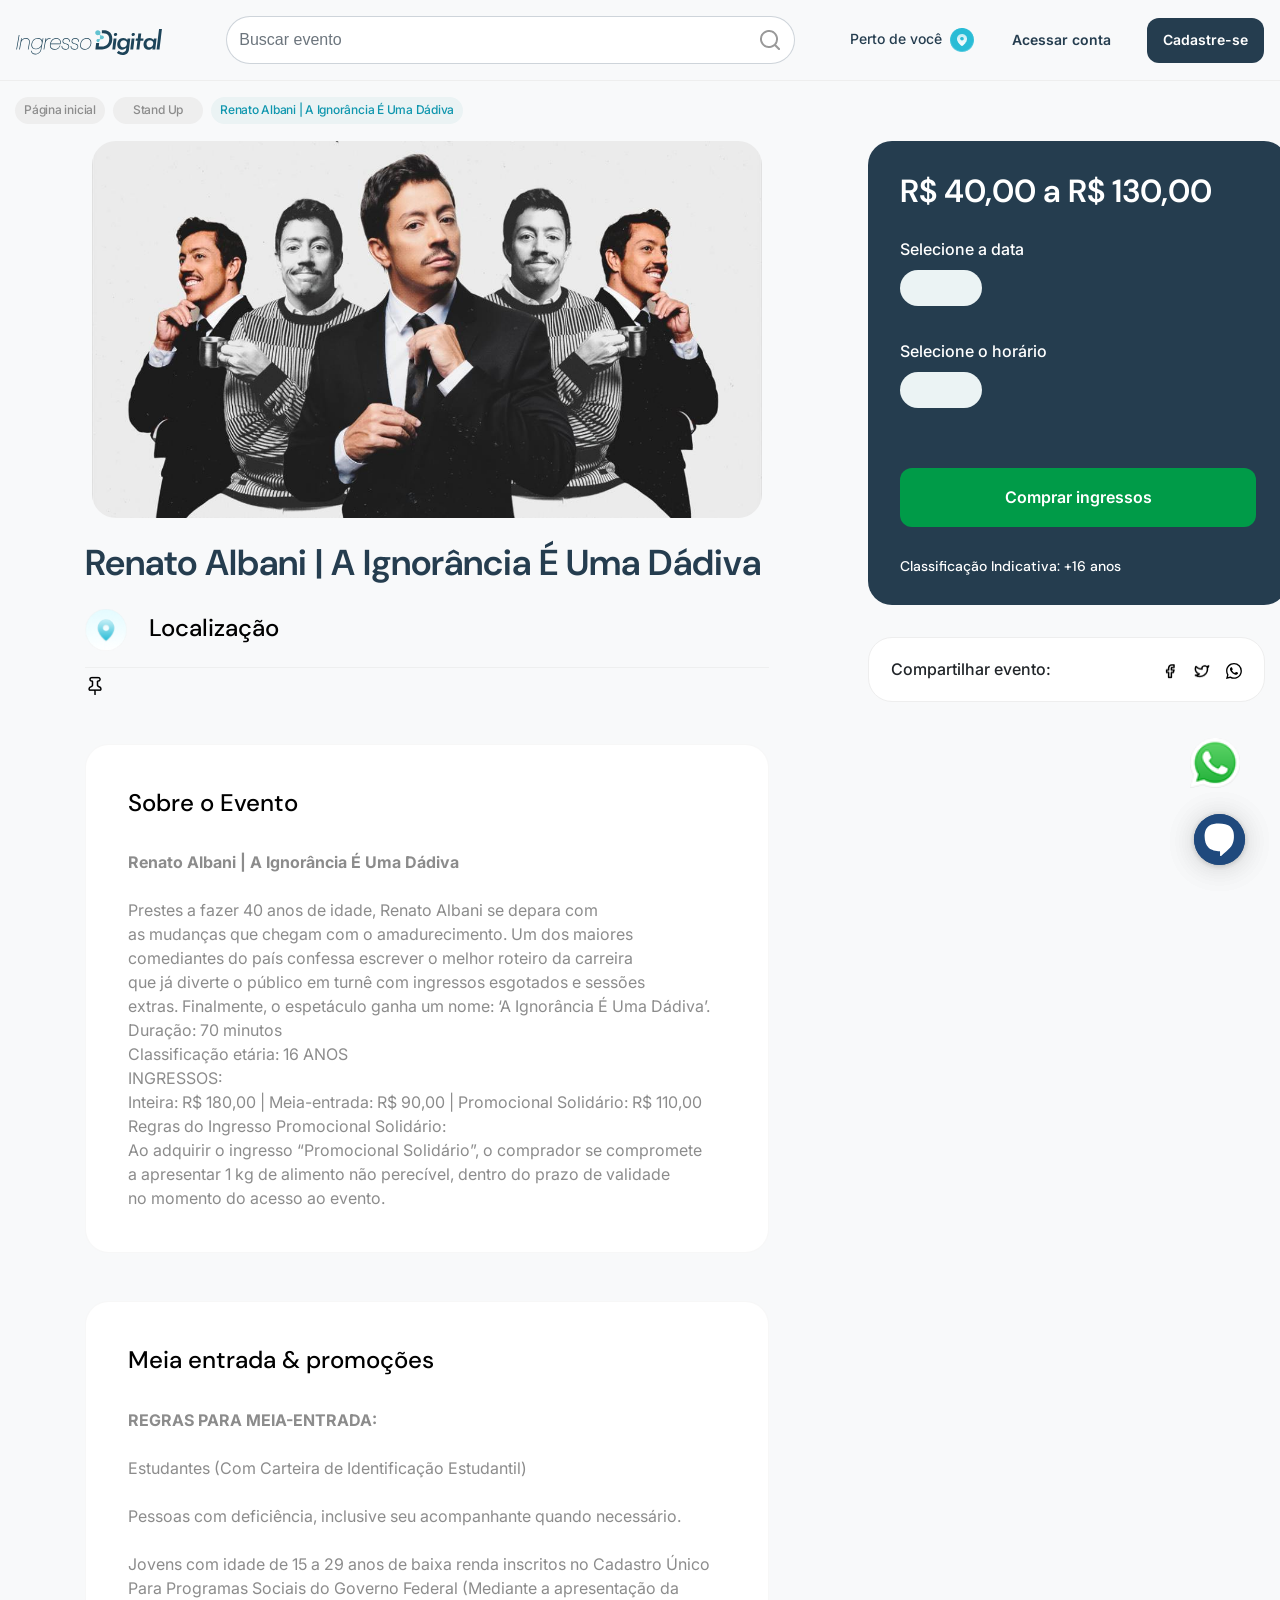
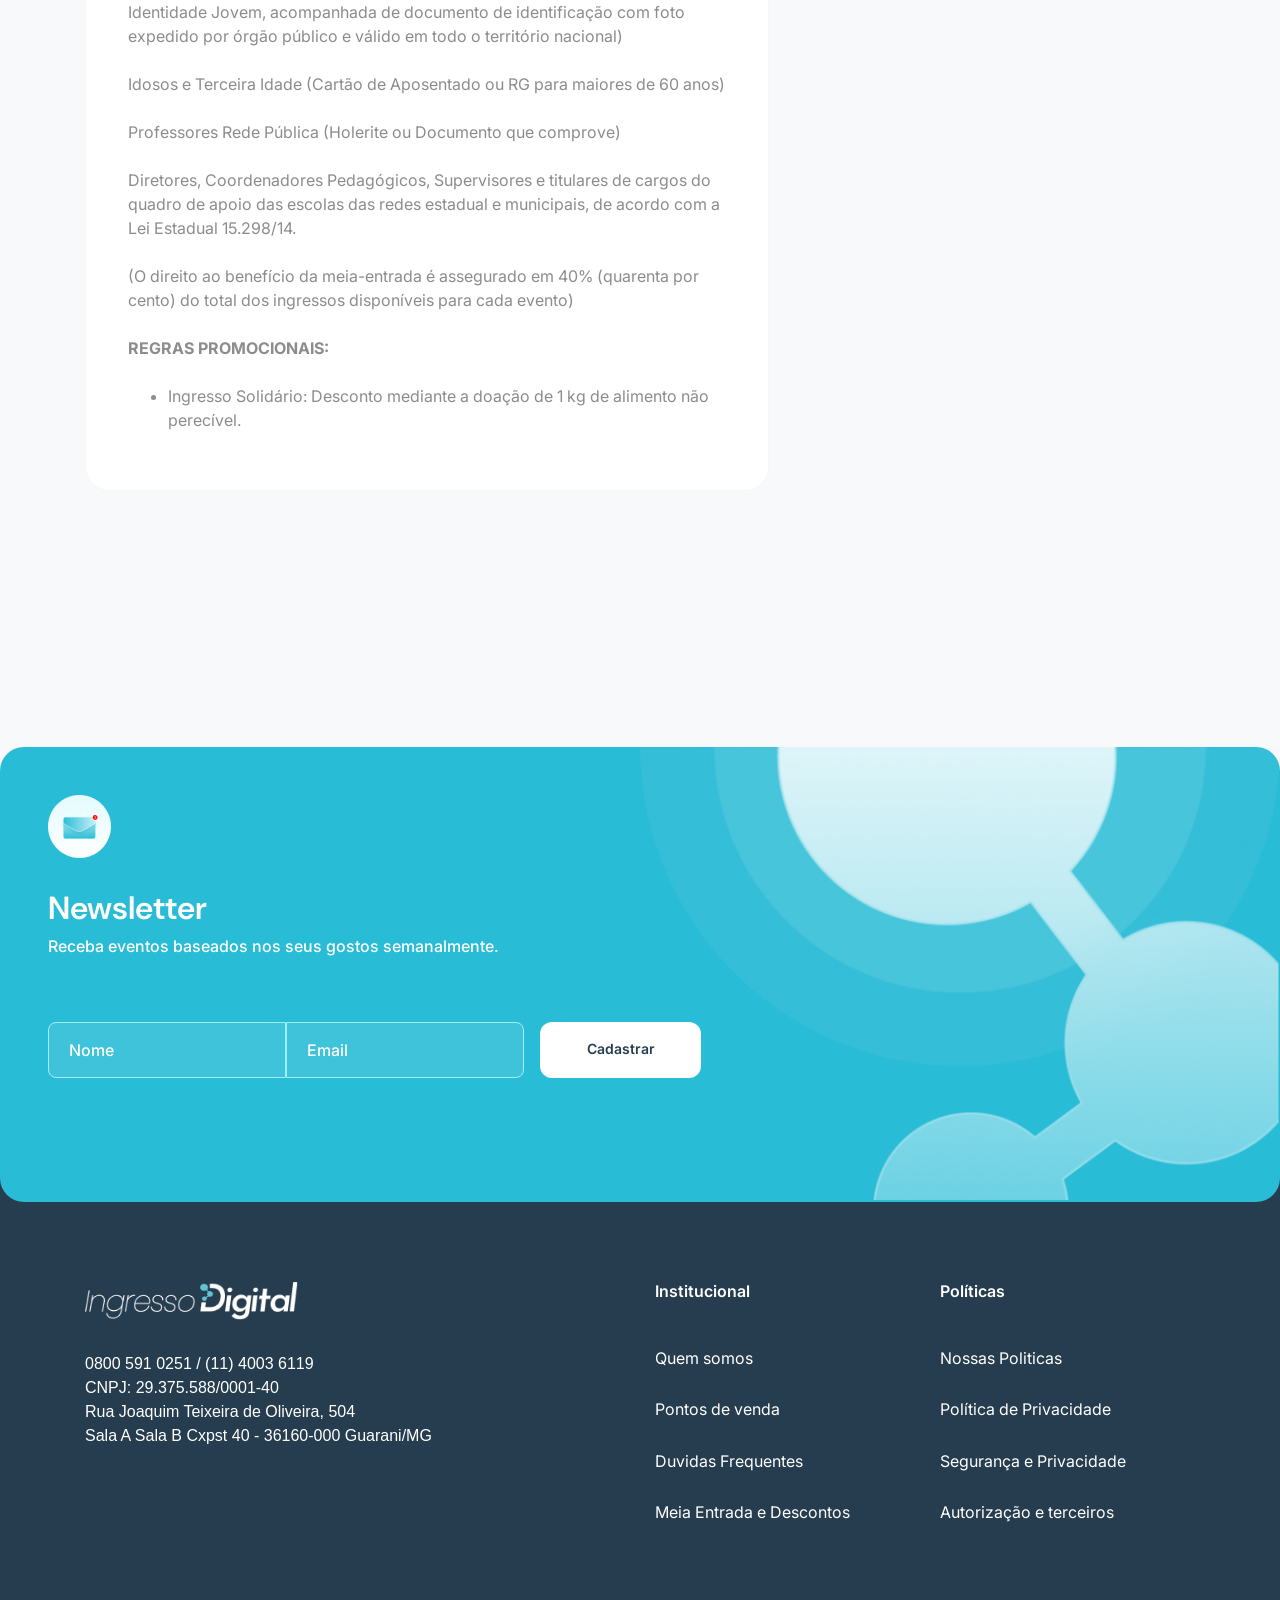
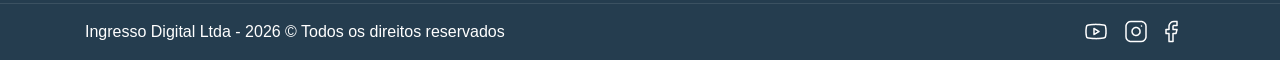
<file: Ingresso Digital.html>
<!DOCTYPE html>
<!-- saved from url=(0070)https://ingressodigital.com/evento/19574/bruna-louise-%7C-meus-15-anos -->
<html lang="pt-BR" class="win-magic svg-magic" data-magic-ua="opera" data-magic-ua-ver="129" data-magic-engine="webkit" data-magic-engine-ver="537.36" style="--perto-main-color: #01516f;"><head><meta http-equiv="Content-Type" content="text/html; charset=UTF-8"><style id="magiczoom-reset-css" type="text/css"></style>
  
  <meta name="viewport" content="width=device-width, initial-scale=1.0">
  <title>Ingresso Digital</title>
  <meta name="description" content="Plataforma de venda de Ingressos">
	<meta name="keywords" content="">
	<meta name="author" content="">
	<meta name="MobileOptimized" content="320">
  <meta name="format-detection" content="telephone=no">

  <!-- Start org site -->
	<meta property="og:image" content="https://imgur.com/Awr9QWq.png">
	<meta property="og:image:secure_url" content="https://imgur.com/Awr9QWq.png"> 
	<meta property="og:image:type" content="image/jpg">
	<meta property="og:image:width" content="1200">
	<meta property="og:image:height" content="600">
	<meta property="og:url" content="https://ingressodigital.com/evento/19574/bruna-louise-meus-15-anos-">
	<meta property="og:title" content="Renato Albani | A Ignorância É Uma Dádiva">
	<meta property="og:description" content="Plataforma de venda de Ingressos">
	<meta property="og:type" content="website">
	<!-- End org site -->

  <link rel="shortcut icon" type="image/png" href="https://ingressodigital.com/assets/img/favicon.ico">
  <script type="text/javascript" async="" src="./Ingresso Digital_files/events.js"></script><script type="text/javascript" async="" src="./Ingresso Digital_files/js"></script><script async="" src="./Ingresso Digital_files/gtm.js"></script><script async="" src="./Ingresso Digital_files/gtm.js"></script><script type="text/javascript" src="./Ingresso Digital_files/lozad.min.js"></script>
	<script src="./Ingresso Digital_files/jquery-1.12.4.min.js"></script>

  <link rel="stylesheet" href="./Ingresso Digital_files/slick.css" type="text/css">
  <link rel="stylesheet" href="./Ingresso Digital_files/slick-theme.css" type="text/css">
  <link rel="stylesheet" href="./Ingresso Digital_files/bootstrap.min.css">
  <link rel="stylesheet" href="./Ingresso Digital_files/responsive.css">
  <link rel="stylesheet" href="./Ingresso Digital_files/style.css">
    <link rel="stylesheet" href="./Ingresso Digital_files/style-perto.css">
  <link rel="stylesheet" type="text/css" href="./Ingresso Digital_files/magiczoomplus.css">

  	  <!-- Google Tag Manager - GLOBAL -->
	  <script>(function(w,d,s,l,i){w[l]=w[l]||[];w[l].push({'gtm.start':
	  new Date().getTime(),event:'gtm.js'});var f=d.getElementsByTagName(s)[0],
	  j=d.createElement(s),dl=l!='dataLayer'?'&l='+l:'';j.async=true;j.src=
	  'https://www.googletagmanager.com/gtm.js?id='+i+dl;f.parentNode.insertBefore(j,f);
	  })(window,document,'script','dataLayer','GTM-WKNSDGXD');</script>
	  <!-- End Google Tag Man -->
	
		  <!-- Google Tag Manager - EVENTO -->
	  <script>(function(w,d,s,l,i){w[l]=w[l]||[];w[l].push({'gtm.start':
	  new Date().getTime(),event:'gtm.js'});var f=d.getElementsByTagName(s)[0],
	  j=d.createElement(s),dl=l!='dataLayer'?'&l='+l:'';j.async=true;j.src=
	  'https://www.googletagmanager.com/gtm.js?id='+i+dl;f.parentNode.insertBefore(j,f);
	  })(window,document,'script','dataLayer','GTM-WKNSDGXD');</script>
	  <!-- End Google Tag Man -->
	
  <!-- Google tag (gtag.js) -->
  <script async="" src="./Ingresso Digital_files/js(1)"></script>
  <script>
    window.dataLayer = window.dataLayer || [];
    function gtag(){dataLayer.push(arguments);}
    gtag('js', new Date());

    gtag('config', 'G-C0RJ05GGE7');
  </script>

	
  <!-- Start Integração Perto Digital -->
  <script> 
    !function e() { "complete" === document.readyState ? window.setTimeout((function () { var e, n, t; e = "https://cdn.pertoplugin.link/plugin/perto.js", n = 700, t = "https://pertocdn.pertoplugin.link/plugin/perto.js", new Promise((function (o, i) { var c = document.createElement("script"); function r() { if (document.head.removeChild(c), t) { var e = document.createElement("script"); e.src = t, document.head.appendChild(e), e.onload = function () { o(!0) }, e.onerror = function () { o(!1) } } else o(!1) } c.src = e, document.head.appendChild(c); var u = setTimeout((function () { r() }), n); c.onload = function () { clearTimeout(u), o(!0) }, c.onerror = function () { clearTimeout(u), r() } })) }), 500) : window.setTimeout((function () { e() }), 700) }(); 
  </script>
  <!-- end Integração Perto Digital -->
<style type="text/css">@media screen and (max-width: 480px), screen and (max-height: 420px) {
  .chatParent {
    overflow-y: hidden !important;
    position: static !important;
    height: 0px;
    width: 0px; } }

#blip-chat-notifications {
  background-color: #F76556;
  color: #fff;
  border-radius: 50%;
  line-height: 21px;
  font-size: 12px;
  width: 21px;
  height: 21px;
  position: fixed;
  text-align: center;
  bottom: 65px;
  right: 30px;
  opacity: 0; }

#blip-chat-container {
  position: fixed;
  bottom: 40px;
  right: 80px;
  z-index: 1000000; }
  @media screen and (max-width: 480px), screen and (max-height: 420px) {
    #blip-chat-container {
      bottom: 0px;
      right: 0px;
      position: absolute;
      height: 100%; } }
  #blip-chat-container #blip-chat-iframe {
    position: fixed;
    bottom: 90px;
    right: 38px;
    opacity: 0;
    transition: opacity 500ms, transform 500ms, visibility 500ms, height 0s 500ms;
    transform: translateY(10%);
    z-index: 1;
    height: 0;
    width: 400px;
    box-shadow: 0 0 20px 1px rgba(0, 0, 0, 0.2);
    border-radius: 5px;
    background: #faf9f8; }
    @media screen and (max-width: 480px), screen and (max-height: 420px) {
      #blip-chat-container #blip-chat-iframe {
        right: 0px;
        bottom: 0px !important;
        max-height: 100vh !important;
        width: 100vw;
        position: absolute;
        box-shadow: none; } }
    #blip-chat-container #blip-chat-iframe.blip-chat-iframe-opened {
      opacity: 1;
      transform: translateY(0);
      visibility: visible;
      transition: opacity 500ms 10ms, transform 500ms 10ms, visibility 500ms 10ms, height 0ms;
      height: 610px; }
      @media screen and (max-width: 480px), screen and (max-height: 420px) {
        #blip-chat-container #blip-chat-iframe.blip-chat-iframe-opened {
          height: 100%; } }
  #blip-chat-container #blip-chat-open-iframe {
    border-radius: 50%;
    display: flex;
    align-items: center;
    justify-content: center;
    cursor: pointer;
    z-index: 2;
    position: fixed;
    width: 4%;
    max-width: 60px;
    min-width: 48px;
    max-height: 60px;
    min-height: 48px;
    right: 35px;
    bottom: 35px;
    transition: transform 200ms, opacity 500ms, visibility 500ms;
    box-shadow: 0 1px 6px rgba(0, 0, 0, 0.1), 0 2px 32px rgba(0, 0, 0, 0.1);
    background-size: 100%;
    background-repeat: no-repeat;
    background-position: center; }
    @media screen and (max-width: 480px), screen and (max-height: 420px) {
      #blip-chat-container #blip-chat-open-iframe.opened {
        visibility: hidden !important;
        opacity: 0 !important; } }
    #blip-chat-container #blip-chat-open-iframe:active {
      transform: scale(0.9); }
    #blip-chat-container #blip-chat-open-iframe img, #blip-chat-container #blip-chat-open-iframe svg {
      width: 100%;
      height: 100%;
      border-radius: 50%; }

#blip-chat-open-iframe {
  display: none; }

#blip-chat-iframe {
  width: 100%;
  height: 100%; }
</style><script src="./Ingresso Digital_files/queue-fair-settings.js"></script><style type="text/css"></style><script type="text/javascript" async="" src="./Ingresso Digital_files/f.txt"></script><script src="./Ingresso Digital_files/perto.js"></script><script src="./Ingresso Digital_files/main.js"></script><link rel="stylesheet" href="./Ingresso Digital_files/main.css"><link rel="stylesheet" href="./Ingresso Digital_files/customcss.css" id="pertoCustomCSS"></head>
<body cz-shortcut-listen="true" style="">
<g>


		  <!-- Google Tag Manager (noscript) - GLOBAL -->
	  <noscript><iframe src="https://www.googletagmanager.com/ns.html?id=GTM-WKNSDGXD"
	  height="0" width="0" style="display:none;visibility:hidden"></iframe></noscript>
	  <!-- End Google Tag Manager (noscript) -->
	
		  <!-- Google Tag Manager (noscript) - EVENTO -->
	  <noscript><iframe src="https://www.googletagmanager.com/ns.html?id=GTM-WKNSDGXD"
	  height="0" width="0" style="display:none;visibility:hidden"></iframe></noscript>
	  <!-- End Google Tag Manager (noscript) -->
	
      <a href="https://api.whatsapp.com/send?phone=551140036119" target="_blank">
      <img src="./Ingresso Digital_files/whats.png" alt="whats-icone" class="icone-whats-flut">
    </a>
  
  
<script src="./Ingresso Digital_files/blip-chat-widget" type="text/javascript"></script>
<script type="text/javascript" id="" charset="">!function(d,h,e){d.TiktokAnalyticsObject=e;var a=d[e]=d[e]||[];a.methods="page track identify instances debug on off once ready alias group enableCookie disableCookie holdConsent revokeConsent grantConsent".split(" ");a.setAndDefer=function(b,c){b[c]=function(){b.push([c].concat(Array.prototype.slice.call(arguments,0)))}};for(d=0;d<a.methods.length;d++)a.setAndDefer(a,a.methods[d]);a.instance=function(b){b=a._i[b]||[];for(var c=0;c<a.methods.length;c++)a.setAndDefer(b,a.methods[c]);return b};a.load=
function(b,c){var f="https://analytics.tiktok.com/i18n/pixel/events.js",g=c&&c.partner;a._i=a._i||{};a._i[b]=[];a._i[b]._u=f;a._i[b]._partner=g||"GoogleTagManagerClient";a._t=a._t||{};a._t[b]=+new Date;a._o=a._o||{};a._o[b]=c||{};a._partner=a._partner||"GoogleTagManagerClient";c=document.createElement("script");c.type="text/javascript";c.async=!0;c.src=f+"?sdkid\x3d"+b+"\x26lib\x3d"+e;b=document.getElementsByTagName("script")[0];b.parentNode.insertBefore(c,b)};a.load("D3NB1RJC77U93U3SVSK0");a.page()}(window,
document,"ttq");</script>

<script>
    (function () {
        window.onload = function () {
            new BlipChat()
                .withAppKey('aW5ncmVzc29kaWdpdGFscm90ZWFkb3I6ZDkxZGI1NDItZjA5NS00MjdiLThmODItMWRmNjdiYzhjYjUw')
                .withButton({"color":"#1f497d","icon":""})
                .withCustomCommonUrl('https://ingressodigital.chat.blip.ai/')
                .build();
        }
    })();
</script>	


<!-- SCRIPT FILA -->
<script data-queue-fair-client="gticket" src="./Ingresso Digital_files/queue-fair-adapter.js"></script>
<header>
 
  <nav class="navbar navbar-expand-lg navbar-light">
    <a class="navbar-brand" href="https://ingressodigital.com/">
      <img class="lozad" data-src="/assets/img/logo-azul.svg" src="./Ingresso Digital_files/logo-azul.svg" data-loaded="true">
    </a>

    <div class="form-inline area-pesquisa-header my-2 my-lg-0" data-toggle="modal" data-target="#modalPesquisa">
      <input class="form-control mr-sm-2" type="text" id="mod" name="mod" placeholder="Buscar evento" aria-label="Buscar evento">
      <button class="btn btn-outline my-2 my-sm-0" type="button">
        <img class="lozad" data-src="/assets/img/pesquisa.png" src="./Ingresso Digital_files/pesquisa.png" data-loaded="true">
      </button>
    </div>

    <div class="parte-btn-heder">
      <div>
        
          <button id="btnAbrirModal" type="button" class="btn-select-loca-off" data-toggle="modal" data-target="#modalLocalizacao" alt="Achar localização">
            <span id="textoLocal">Perto de você</span>&nbsp;
            <img class="lozad" data-src="/assets/img/localizacao.png" src="./Ingresso Digital_files/localizacao.png" data-loaded="true">
          </button>

              </div>

              
      <div class="btn-a-header">
                  <a href="https://ingressodigital.com/login" class="btn-acess-cont off" alt="Acessar conta">Acessar conta</a>
          <a href="https://ingressodigital.com/cadastro">
            <button type="button" class="btn-cadast-header" alt="Cadastre-se">Cadastre-se</button>
          </a>
                
      </div>
    </div>
  </nav>

  <div class="modal fade" id="modalPesquisa" tabindex="-1" role="dialog" aria-labelledby="TitulomodalPesquisa" aria-hidden="true">
  <div class="modal-dialog" role="document">
   
    <div class="modal-content">
      <div class="input-pesquisa">
        <form action="https://ingressodigital.com/pesquisa.php" method="GET" alt="Botão de pesquisa">
          <input type="hidden" name="busca" value="S">
          <input type="hidden" name="pg" value="1">
          <input class="form-control" type="text" id="txt_busca" name="txt_busca" placeholder="Digite sua pesquisa" autofocus="" required="">
          <button class="btn btn-outline my-sm-0" type="submit">Buscar <i class="ri-search-line"></i></button>
        </form>
      </div>

      <div class="modal-body">
        <div>
          <p>Selecione um período</p>

          <div>
            <div class="btn-data-pesqui">
              <a href="https://ingressodigital.com/pesquisa.php?busca=S&amp;pg=1&amp;txt_data=1">hoje</a>
            </div>
            <div class="btn-data-pesqui">
              <a href="https://ingressodigital.com/pesquisa.php?busca=S&amp;pg=1&amp;txt_data=2">Amanhã</a>
            </div>
            <div class="btn-data-pesqui">
              <a href="https://ingressodigital.com/pesquisa.php?busca=S&amp;pg=1&amp;txt_data=3">Esta semana</a>
            </div>
            <div class="btn-data-pesqui">
              <a href="https://ingressodigital.com/pesquisa.php?busca=S&amp;pg=1&amp;txt_data=4">Próxima semana</a>
            </div>
            <div class="btn-data-pesqui">
              <a href="https://ingressodigital.com/pesquisa.php?busca=S&amp;pg=1&amp;txt_data=5">Neste final de semana</a>
            </div>
            <div class="btn-data-pesqui">
              <a href="https://ingressodigital.com/pesquisa.php?busca=S&amp;pg=1&amp;txt_data=6">Este mês</a>
            </div>
            <div class="btn-data-pesqui">
              <a href="https://ingressodigital.com/pesquisa.php?busca=S&amp;pg=1&amp;txt_data=7">Próximo mês</a>
            </div>
          </div>
        </div>
        
        <div>
          <p>Selecione a categoria</p>

          <div>
            <div class="btn-genero-pesqui">
              <a href="https://ingressodigital.com/pesquisa.php?busca=S&amp;pg=1&amp;txt_busca=">
                <img class="lozad" data-src="/assets/img/bolinhas.png"> Todos Eventos
              </a>
            </div> 
            <div class="btn-genero-pesqui">
              <a href="https://ingressodigital.com/pesquisa.php?busca=S&amp;pg=1&amp;txt_genero=20">
                <img class="lozad" data-src="/assets/img/mascaras.png"> Teatro
              </a>
            </div>
            <div class="btn-genero-pesqui">
              <a href="https://ingressodigital.com/pesquisa.php?busca=S&amp;pg=1&amp;txt_genero=23">
                <img class="lozad" data-src="/assets/img/musica.png"> Musical
              </a>
            </div>
            <div class="btn-genero-pesqui">
              <a href="https://ingressodigital.com/pesquisa.php?busca=S&amp;pg=1&amp;txt_genero=22">
                <img class="lozad" data-src="/assets/img/smille.png"> Stand up
              </a>
            </div>
            <div class="btn-genero-pesqui">
              <a href="https://ingressodigital.com/pesquisa.php?busca=S&amp;pg=1&amp;txt_genero=29">
                <img class="lozad" data-src="/assets/img/estrela.png"> Infantil
              </a>
            </div>
            <div class="btn-genero-pesqui">
              <a href="https://ingressodigital.com/pesquisa.php?busca=S&amp;pg=1&amp;txt_genero=28">
                <img class="lozad" data-src="/assets/img/bolinhas.png"> Dança
              </a>
            </div>
            <div class="btn-genero-pesqui">
              <a href="https://ingressodigital.com/pesquisa.php?busca=S&amp;pg=1&amp;txt_genero=27">
                <img class="lozad" data-src="/assets/img/violao.png"> Shows
              </a>
            </div>
            <div class="btn-genero-pesqui">
              <a href="https://ingressodigital.com/pesquisa.php?busca=S&amp;pg=1&amp;txt_genero=34">
                <img class="lozad" data-src="/assets/img/bolinhas.png"> Circo
              </a>
            </div>
            <div class="btn-genero-pesqui">
              <a href="https://ingressodigital.com/pesquisa.php?busca=S&amp;pg=1&amp;txt_genero=32">
                <img class="lozad" data-src="/assets/img/microfone.png"> Palestras
              </a>
            </div>
            <div class="btn-genero-pesqui">
              <a href="https://ingressodigital.com/pesquisa.php?busca=S&amp;pg=1&amp;txt_genero=36">
                <img class="lozad" data-src="/assets/img/igreja.png"> Religioso
              </a>
            </div>
            <div class="btn-genero-pesqui">
              <a href="https://ingressodigital.com/pesquisa.php?busca=S&amp;pg=1&amp;txt_genero=43">
                <img class="lozad" data-src="/assets/img/circo.png"> Parque
              </a>
            </div>
          </div>
        </div>
      </div>
    </div>
  </div>
</div>  
<div class="modal fade" id="modalLocalizacao" tabindex="-1" role="dialog" aria-labelledby="modalLocalizacaoLabel" aria-hidden="true">
  <div class="modal-dialog" role="document">
    <div class="modal-content modal-localiza-header">
      <div class="modal-header">
        <h5 class="modal-title">Selecione uma cidade</h5>
        <button type="button" class="close" data-dismiss="modal" aria-label="Fechar">
          <span>×</span>
        </button>
      </div>

      <div class="modal-body">
        <form id="formLocalizacao" action="https://ingressodigital.com/evento/19574/bruna-louise-%7C-meus-15-anos" method="POST">
          <div class="row">
            <div class="col-md-5">
              <div class="form-group loca-estado" id="listaEstados">
                <!-- Estados serão inseridos aqui -->
              </div>
            </div>

            <div class="col-md-7">
              <div class="form-group loca-cidade" id="listaCidades">
                <div class="cidade-item">Selecione um estado primeiro</div>
              </div>
            </div>
          </div>

          <input type="hidden" id="input-estado" name="loca-estado">
          <input type="hidden" id="input-cidade" name="loca-cidade">
          <button type="submit" class="btn-envia-loc" name="sele-localiza">Enviar</button>
        </form>
      </div>
    </div>
  </div>
</div>


  <script>
$("#mod").focusout(function(event){
  $('#txt_busca').focus();
  $('#txt_busca').select();
});
</script>

<script type="text/javascript" src="./Ingresso Digital_files/carrega-city-esta.js"></script>


<script type="text/javascript">
if(sessionStorage.getItem('tempoCar')) {
  sessionStorage.removeItem('tempoCar');
}

if(sessionStorage.getItem('tempoCar') == null) {
  sessionStorage.setItem('tempoCar', 900);
}
</script>

<div class="container-fluid">
  <ul class="bol-header-ing">
    <li>
      <a href="https://ingressodigital.com/">
        <div class="bol">Página inicial</div>
      </a>
    </li>
    <li class="bol-divisor"><i class="ri-checkbox-blank-circle-fill"></i></li>
    <li>
      <a href="https://ingressodigital.com/pesquisa.php?busca=S&amp;pg=1&amp;txt_genero=22">
        <div class="bol">Stand Up</div>
      </a>
    </li>
    <li class="bol-divisor"><i class="ri-checkbox-blank-circle-fill"></i></li>
    <li class="bol active">Renato Albani | A Ignorância É Uma Dádiva</li>
  </ul>
</div>

<section>
  <div class="col-md-12">
    <!--<div class="img-banner-mobile boximgprod" style="background-image: url(https://imgur.com/Awr9QWq.png);"></div>-->
    <img class="img-banner-mobile lozad" data-src="https://imgur.com/Awr9QWq.png" src="./Ingresso Digital_files/Awr9QWq.png" data-loaded="true">
  </div>
  
  <div class="container-fluid">
    <div class="row sobe-div-valor">
      <div id="contedo-rolagem" class="col-md-8 order-posi-3">
        <!--<div class="img-banner-desktop boximgprod" style="background-image: url(https://imgur.com/Awr9QWq.png);"></div>-->
        <img class="img-banner-desktop lozad" data-src="https://imgur.com/Awr9QWq.png" src="./Ingresso Digital_files/Awr9QWq.png" data-loaded="true">

        <div class="conteudo-d-evento">
          <h4 class="titulo-evento-1">Renato Albani | A Ignorância É Uma Dádiva</h4>

          <div class="texto-descricao-event">
                      </div>

          <!--<div class="row barra-dado-pro-evento">
            <div class="col-md-10 info-pord">
              <img class="lozad" data-src="images/foto-user.png">
              <div class="ajuste-dad-prod-e">
                <h5>Deive Leonardo</h5>
                <i class="ri-checkbox-blank-circle-fill"></i>
                <p>70 Eventos ativos</p>
              </div>
            </div>

            <div class="col-md-2 btn-ver-mais-prod">
              <button type="button" class="btn">Ver Mais</button>
            </div>
          </div>-->

          <div class="localizacao-dado-evento">
            <h4><img class="lozad icone-loc-eve" data-src="/assets/img/icone-bombando.png" src="./Ingresso Digital_files/icone-bombando.png" data-loaded="true"> Localização</h4>

            <div class="dados-loca-detalhes">
              <img class="lozad marcador-mapa" data-src="/assets/img/marcador.png" src="./Ingresso Digital_files/marcador.png" data-loaded="true">
              <span>
                <p id="local-nome"></p>
                <p id="local-endereco"></p>
              </span>
            </div>
            
                      </div>

          <div class="acordion-texto-event-1">
            <div class="accordion" id="accordionDadosTex">
              <div class="card-texto">
                <div id="headingOne">
                  <button class="btn-mostra-texto-e" type="button" data-toggle="collapse" data-target="#collapseOne" aria-expanded="true" aria-controls="collapseOne">
                    <span>Sobre o Evento</span> <i class="ri-arrow-down-s-line"></i>
                  </button>
                </div>

                <div id="collapseOne" class="collapse form-texto-card show" aria-labelledby="headingOne" data-parent="#accordionDadosTex">
                  <strong>Renato Albani | A Ignorância É Uma Dádiva</strong><br>
&nbsp;<br>
Prestes a fazer 40 anos de idade, Renato Albani se depara com<br>
as mudanças que chegam com o amadurecimento. Um dos maiores <br>
comediantes do país confessa escrever o melhor roteiro da carreira<br>
que já diverte o público em turnê com ingressos esgotados e sessões<br>
extras. Finalmente, o espetáculo ganha um nome: ‘A Ignorância É Uma Dádiva’.<br>
Duração: 70 minutos<br>
Classificação etária: 16 ANOS <br>
INGRESSOS: <br>
Inteira: R$ 180,00 | Meia-entrada: R$ 90,00 | Promocional Solidário: R$ 110,00<br>
Regras do Ingresso Promocional Solidário: <br>
Ao adquirir o ingresso “Promocional Solidário”, o comprador se compromete<br>
a apresentar 1 kg de alimento não perecível, dentro do prazo de validade<br>
 no momento do acesso ao evento.<br>    </div>
              </div>

              <div class="card-texto">
                <div id="headingTwo">
                  <button class="btn-mostra-texto-e" type="button" data-toggle="collapse" data-target="#collapseTwo" aria-expanded="true" aria-controls="collapseTwo">
                    <span>Meia entrada &amp; promoções</span> <i class="ri-arrow-down-s-line"></i>
                  </button>
                </div>

                <div id="collapseTwo" class="collapse form-texto-card show" aria-labelledby="headingTwo" data-parent="#accordionDadosTex">
                  <strong>REGRAS PARA MEIA-ENTRADA:</strong><br>
&nbsp;<br>
Estudantes (Com Carteira de Identificação Estudantil)<br>
&nbsp;<br>
Pessoas com deficiência, inclusive seu acompanhante quando necessário.<br>
&nbsp;<br>
Jovens com idade de 15 a 29 anos de baixa renda inscritos no Cadastro Único Para Programas Sociais do Governo Federal (Mediante a apresentação da Identidade Jovem, acompanhada de documento de identificação com foto expedido por órgão público e válido em todo o território nacional)<br>
&nbsp;<br>
Idosos e Terceira Idade (Cartão de Aposentado ou RG para maiores de 60 anos)<br>
&nbsp;<br>
Professores Rede Pública (Holerite ou Documento que comprove)<br>
&nbsp;<br>
Diretores, Coordenadores Pedagógicos, Supervisores e titulares de cargos do quadro de apoio das escolas das redes estadual e municipais, de acordo com a Lei Estadual 15.298/14.<br>
&nbsp;<br>
(O direito ao benefício da meia-entrada é assegurado em 40% (quarenta por cento) do total dos ingressos disponíveis para cada evento)<br>
&nbsp;<br>
<strong>REGRAS PROMOCIONAIS:</strong><br>
&nbsp;
<ul>
	<li>Ingresso Solidário: Desconto mediante a doação de 1 kg de alimento não perecível.</li>
</ul>                </div>
              </div>
            </div>
          </div>

        </div>
      </div>

      <div class="col-md-4 order-posi-2">
        <div id="div-fixa" style="top: 40px; position: static;">
          <div class="area-data-hor">

            <h5 class="valores-ing">R$ 40,00 a R$ 130,00</h5> 
  
            <div id="accordionDatHor">
              <div>
                <h3>Selecione a data</h3>

                <script>const datas = []; </script>
                
                  <button class="btn btn-datas clicavelData collapsed ativoButton" type="button" data-target="#collapse-data" onclick="activeClassData(this)" id="btn-data">
                  </button>
                
                <h3>Selecione o horário</h3>
      
                <div class="area-select-hor">
                          
                  <div id="collapse-data" class="collapse show" data-parent="#accordionDatHor">

                                          <button class="btn btn-datas clicavelHora  ativoButton " type="button" onclick="activeClassHora(this, '19574')" id="btn-hora">
                                              </button>
                    
                  </div>
                                  </div>
              </div>
            </div>

            <div>
                              <a id="link-eve-indi" href="#">
                  <button type="button" class="btn btn-comp-ing">Comprar ingressos</button>
                </a>
                            

              <p class="classif-evento"><i class="ri-error-warning-fill"></i> Classificação Indicativa: +16 anos</p>
            </div>
          </div>

          <div class="area-compartilha">
            <div><p>Compartilhar evento:</p></div>
            <div>
              <ul>
                <li>
                  <a href="https://www.facebook.com/sharer/sharer.php?u=https://ingressodigital.com/evento/19574/bruna-louise-meus-15-anos-" target="_blank">
                    <img class="lozad" data-src="/assets/img/face-black.png" src="./Ingresso Digital_files/face-black.png" data-loaded="true">
                  </a>
                </li>

                <li>
                  <a href="https://twitter.com/intent/tweet?url=https://ingressodigital.com/evento/19574/bruna-louise-meus-15-anos-" target="_blank">
                    <img class="lozad" data-src="/assets/img/twit-black.png" src="./Ingresso Digital_files/twit-black.png" data-loaded="true">
                  </a>
                </li>

                <li>
                  <a href="https://api.whatsapp.com/send/?text=https://ingressodigital.com/evento/19574/bruna-louise-meus-15-anos-" target="_blank">
                    <svg xmlns="http://www.w3.org/2000/svg" width="16" height="16" fill="currentColor" class="bi bi-whatsapp" viewBox="0 0 16 16">
                      <path d="M13.601 2.326A7.85 7.85 0 0 0 7.994 0C3.627 0 .068 3.558.064 7.926c0 1.399.366 2.76 1.057 3.965L0 16l4.204-1.102a7.9 7.9 0 0 0 3.79.965h.004c4.368 0 7.926-3.558 7.93-7.93A7.9 7.9 0 0 0 13.6 2.326zM7.994 14.521a6.6 6.6 0 0 1-3.356-.92l-.24-.144-2.494.654.666-2.433-.156-.251a6.56 6.56 0 0 1-1.007-3.505c0-3.626 2.957-6.584 6.591-6.584a6.56 6.56 0 0 1 4.66 1.931 6.56 6.56 0 0 1 1.928 4.66c-.004 3.639-2.961 6.592-6.592 6.592m3.615-4.934c-.197-.099-1.17-.578-1.353-.646-.182-.065-.315-.099-.445.099-.133.197-.513.646-.627.775-.114.133-.232.148-.43.05-.197-.1-.836-.308-1.592-.985-.59-.525-.985-1.175-1.103-1.372-.114-.198-.011-.304.088-.403.087-.088.197-.232.296-.346.1-.114.133-.198.198-.33.065-.134.034-.248-.015-.347-.05-.099-.445-1.076-.612-1.47-.16-.389-.323-.335-.445-.34-.114-.007-.247-.007-.38-.007a.73.73 0 0 0-.529.247c-.182.198-.691.677-.691 1.654s.71 1.916.81 2.049c.098.133 1.394 2.132 3.383 2.992.47.205.84.326 1.129.418.475.152.904.129 1.246.08.38-.058 1.171-.48 1.338-.943.164-.464.164-.86.114-.943-.049-.084-.182-.133-.38-.232"></path>
                    </svg>
                  </a>
                </li>
              </ul>
            </div>
          </div>
          
                    
        </div>
      </div>

    </div>
  </div>
</section>

<div class="ajuste-espaco-detalhe"></div>


<section>
  <div class="area-newsletter">
    <div class="row">
      <div class="col-md-6 div-contrast_clear">
        <div class="posiciona-dados-news">
          <img class="lozad icone-news" data-src="/assets/img/icone-news.png" src="./Ingresso Digital_files/icone-news.png" data-loaded="true">

          <h3>Newsletter</h3>
          <p>Receba eventos baseados nos seus gostos semanalmente.</p>

          <form action="https://ingressodigital.com/evento/19574/bruna-louise-%7C-meus-15-anos" method="POST">
            <input type="text" class="input-news-1" name="nome" placeholder="Nome" required="">
            <input type="email" class="input-news-2" name="email" placeholder="Email" required="">
            <button type="submit" class="btn-news" name="email-new">Cadastrar</button>
          </form>
        </div>
      </div>

      <div class="col-md-6 img-lateral-news">
        <img class="lozad w-100" data-src="/assets/img/bolinhas-news.png" src="./Ingresso Digital_files/bolinhas-news.png" data-loaded="true">
      </div>
    </div>
  </div>

  <footer class="bloco-news-compl-foot"></footer>
</section>

<!-- mostra o modal de error -->
  <footer>
  <div class="container">
    <div class="row">
      <div class="col-md-6 arruma-background">
        <img class="lozad logo-rodape" data-src="/assets/img/logo-branco.png" src="./Ingresso Digital_files/logo-branco.png" data-loaded="true">
        <p></p>
        <span class="tel-link">0800 591 0251 / (11) 4003 6119</span>
        <br>
        <span alt="dados da empresa">
          CNPJ: 29.375.588/0001-40<br>
          Rua Joaquim Teixeira de Oliveira, 504<br>
          Sala A Sala B Cxpst 40 - 36160-000 Guarani/MG
        </span>
      </div>

      <div class="col-md-3">
        <h4>Institucional</h4>
        <ul>
                    <li><a href="https://ingressodigital.com/text/1/quem-somos" alt="Quem somos">
              Quem somos            </a></li>
                      <li><a href="https://ingressodigital.com/text/2/pontos-de-venda" alt="Pontos de venda">
              Pontos de venda            </a></li>
                      <li><a href="https://ingressodigital.com/text/3/duvidas-frequentes" alt="Duvidas Frequentes">
              Duvidas Frequentes            </a></li>
                      <li><a href="https://ingressodigital.com/text/4/meia-entrada-e-descontos" alt="Meia Entrada e Descontos">
              Meia Entrada e Descontos            </a></li>
                  </ul>
      </div>

      <div class="col-md-3">
        <h4>Políticas</h4>
        <ul>
                  <li><a href="https://ingressodigital.com/text/6/nossas-politicas" alt="Nossas Politicas">
            Nossas Politicas          </a></li>
                  <li><a href="https://ingressodigital.com/text/7/politica-de-privacidade" alt="Política de Privacidade">
            Política de Privacidade          </a></li>
                  <li><a href="https://ingressodigital.com/text/8/seguranca-e-privacidade" alt="Segurança e Privacidade">
            Segurança e Privacidade          </a></li>
                  <li><a href="https://ingressodigital.com/text/9/autorizacao-e-terceiros" alt="Autorização e terceiros">
            Autorização e terceiros          </a></li>
                </ul>
      </div>
    </div>
  </div>
<hr>
  <div class="container">
    <div class="row">
      <div class="col-md-6">
        <p>Ingresso Digital Ltda - 2026 © Todos os direitos reservados</p>
      </div>

      <div class="col-md-6">
        <ul class="redes-sociais-footer">
          <li>
            <a href="https:" target="_blank">
              <img class="lozad" data-src="/assets/img/youtube.png" alt="Youtube" src="./Ingresso Digital_files/youtube.png" data-loaded="true">
            </a>
          </li>

          <li>
            <a href="https:" target="_blank">
              <img class="lozad" data-src="/assets/img/insta.png" alt="Instagram" src="./Ingresso Digital_files/insta.png" data-loaded="true">
            </a>
          </li>

          <li>
            <a href="https://www.facebook.com/ingressodigitaloficial/" target="_blank">
              <img class="lozad" data-src="/assets/img/face.png" alt="Facebook" src="./Ingresso Digital_files/face.png" data-loaded="true">
            </a>
          </li>
        </ul>
      </div>
    </div>
  </div>
</footer>

  <script type="text/javascript" src="./Ingresso Digital_files/jquery-3.3.1.slim.min.js"></script>
  <script type="text/javascript" src="./Ingresso Digital_files/popper.min.js"></script>
  <script type="text/javascript" src="./Ingresso Digital_files/bootstrap.min.js"></script>
  <script type="text/javascript" src="./Ingresso Digital_files/jquery-1.11.0.min.js"></script>
  <script type="text/javascript" src="./Ingresso Digital_files/jquery-migrate-1.2.1.min.js"></script>
  <script type="text/javascript" src="./Ingresso Digital_files/slick.min.js"></script>
  <script type="text/javascript" src="./Ingresso Digital_files/script.js"></script>
  <script type="text/javascript" src="./Ingresso Digital_files/relogioCar.js"></script>
  <script type="text/javascript" src="./Ingresso Digital_files/magiczoomplus.js"></script>

  
  
  <script type="text/javascript" src="./Ingresso Digital_files/carrosseis.js"></script> 


 
<script>
function activeClassData(clicado) {
  const clicaveis = document.querySelectorAll('.clicavelData');
  const targetCollapse = clicado.getAttribute('data-target');
  const isAlreadyActive = clicado.classList.contains('ativoButton');

  if(isAlreadyActive) {
    return; // Já está ativo, não faz nada
  }

  // Remove classe ativa dos outros
  clicaveis.forEach(el => el.classList.remove('ativoButton'));
  clicado.classList.add('ativoButton');

  // Fecha todos os collapses
  document.querySelectorAll('.area-select-hor .collapse').forEach(c => {
    c.classList.remove('show');
  });

  // Abre o correspondente
  const collapseToOpen = document.querySelector(targetCollapse);
  if (collapseToOpen) {
    collapseToOpen.classList.add('show');
  }

  // Reseta o botão de compra
  let btn = document.querySelector('#link-eve-indi button');
  let link = document.querySelector('#link-eve-indi');
  link.href = '#';
  btn.classList.add('desativar-btn');
  btn.innerHTML = 'Selecione um horário';
}

function activeClassHora(clicado, eve) {
  const clicaveis = document.querySelectorAll('.clicavelHora');
  clicaveis.forEach(el => el.classList.remove('ativoButton'));
  clicado.classList.add('ativoButton');

  let btn = document.querySelector('#link-eve-indi button');
  let link = document.querySelector('#link-eve-indi');
  link.href = `/comprar/${eve}/bruna-louise-meus-15-anos-`;
  btn.classList.remove('desativar-btn');
  btn.innerHTML = 'Comprar ingressos';
}
</script>

<script type="text/javascript" src="./Ingresso Digital_files/fixa-div-lateral.js"></script> 

</header><div class="magic-hidden-wrapper"></div><div style="color-scheme: initial !important; forced-color-adjust: initial !important; mask: initial !important; math-depth: initial !important; position: fixed !important; position-anchor: initial !important; text-size-adjust: initial !important; appearance: initial !important; color: initial !important; font: initial !important; font-palette: initial !important; font-synthesis: initial !important; position-area: initial !important; text-orientation: initial !important; text-rendering: initial !important; text-spacing-trim: initial !important; -webkit-font-smoothing: initial !important; -webkit-locale: initial !important; -webkit-text-orientation: initial !important; -webkit-writing-mode: initial !important; writing-mode: initial !important; zoom: initial !important; accent-color: initial !important; place-content: initial !important; place-items: initial !important; place-self: initial !important; alignment-baseline: initial !important; anchor-name: initial !important; anchor-scope: initial !important; animation-composition: initial !important; animation: initial !important; app-region: initial !important; aspect-ratio: initial !important; backdrop-filter: initial !important; backface-visibility: initial !important; background: white !important; background-blend-mode: initial !important; baseline-shift: initial !important; baseline-source: initial !important; block-size: initial !important; border-block: initial !important; border: 1px solid rgb(204, 204, 204) !important; border-radius: 4px !important; border-collapse: initial !important; border-end-end-radius: initial !important; border-end-start-radius: initial !important; border-inline: initial !important; border-start-end-radius: initial !important; border-start-start-radius: initial !important; bottom: 5px !important; box-decoration-break: initial !important; box-shadow: rgba(50, 50, 50, 0.4) 0px 5px 15px 0px !important; box-sizing: initial !important; break-after: initial !important; break-before: initial !important; break-inside: initial !important; buffered-rendering: initial !important; caption-side: initial !important; caret-animation: initial !important; caret-color: initial !important; caret-shape: initial !important; clear: initial !important; clip: initial !important; clip-path: initial !important; clip-rule: initial !important; color-interpolation: initial !important; color-interpolation-filters: initial !important; color-rendering: initial !important; columns: initial !important; column-fill: initial !important; gap: initial !important; column-rule: initial !important; column-span: initial !important; contain: initial !important; contain-intrinsic-block-size: initial !important; contain-intrinsic-size: initial !important; contain-intrinsic-inline-size: initial !important; container: initial !important; content: initial !important; content-visibility: initial !important; corner-shape: initial !important; corner-block-end-shape: initial !important; corner-block-start-shape: initial !important; counter-increment: initial !important; counter-reset: initial !important; counter-set: initial !important; cursor: initial !important; cx: initial !important; cy: initial !important; d: initial !important; display: initial !important; dominant-baseline: initial !important; dynamic-range-limit: initial !important; empty-cells: initial !important; field-sizing: initial !important; fill: initial !important; fill-opacity: initial !important; fill-rule: initial !important; filter: initial !important; flex: initial !important; flex-flow: initial !important; float: initial !important; flood-color: initial !important; flood-opacity: initial !important; grid: initial !important; grid-area: initial !important; height: initial !important; hyphenate-character: initial !important; hyphenate-limit-chars: initial !important; hyphens: initial !important; image-orientation: initial !important; image-rendering: initial !important; initial-letter: initial !important; inline-size: initial !important; inset-block: initial !important; inset-inline: initial !important; interactivity: initial !important; interest-delay: initial !important; interpolate-size: initial !important; isolation: initial !important; left: 5px !important; letter-spacing: initial !important; lighting-color: initial !important; line-break: initial !important; list-style: initial !important; margin-block: initial !important; margin: initial !important; margin-inline: initial !important; marker: initial !important; mask-type: initial !important; math-shift: initial !important; math-style: initial !important; max-block-size: initial !important; max-height: initial !important; max-inline-size: initial !important; max-width: initial !important; min-block-size: initial !important; min-height: initial !important; min-inline-size: initial !important; min-width: initial !important; mix-blend-mode: initial !important; object-fit: initial !important; object-position: initial !important; object-view-box: initial !important; offset: initial !important; opacity: 0 !important; order: initial !important; orphans: initial !important; outline: initial !important; outline-offset: initial !important; overflow-anchor: initial !important; overflow-block: initial !important; overflow-clip-margin: initial !important; overflow-inline: initial !important; overflow-wrap: initial !important; overflow: initial !important; overlay: initial !important; overscroll-behavior-block: initial !important; overscroll-behavior-inline: initial !important; overscroll-behavior: initial !important; padding-block: initial !important; padding: 0px !important; padding-inline: initial !important; page: initial !important; page-orientation: initial !important; paint-order: initial !important; perspective: initial !important; perspective-origin: initial !important; pointer-events: none !important; position-try: initial !important; position-visibility: initial !important; print-color-adjust: initial !important; quotes: initial !important; r: initial !important; reading-flow: initial !important; reading-order: initial !important; resize: initial !important; right: initial !important; rotate: initial !important; ruby-align: initial !important; ruby-position: initial !important; rx: initial !important; ry: initial !important; scale: initial !important; scroll-behavior: initial !important; scroll-initial-target: initial !important; scroll-margin-block: initial !important; scroll-margin: initial !important; scroll-margin-inline: initial !important; scroll-marker-group: initial !important; scroll-padding-block: initial !important; scroll-padding: initial !important; scroll-padding-inline: initial !important; scroll-snap-align: initial !important; scroll-snap-stop: initial !important; scroll-snap-type: initial !important; scroll-target-group: initial !important; scroll-timeline: initial !important; scrollbar-color: initial !important; scrollbar-gutter: initial !important; scrollbar-width: initial !important; shape-image-threshold: initial !important; shape-margin: initial !important; shape-outside: initial !important; shape-rendering: initial !important; size: initial !important; speak: initial !important; stop-color: initial !important; stop-opacity: initial !important; stroke: initial !important; stroke-dasharray: initial !important; stroke-dashoffset: initial !important; stroke-linecap: initial !important; stroke-linejoin: initial !important; stroke-miterlimit: initial !important; stroke-opacity: initial !important; stroke-width: initial !important; tab-size: initial !important; table-layout: initial !important; text-align: initial !important; text-align-last: initial !important; text-anchor: initial !important; text-autospace: initial !important; text-box: initial !important; text-combine-upright: initial !important; text-decoration: initial !important; text-decoration-skip-ink: initial !important; text-emphasis: initial !important; text-emphasis-position: initial !important; text-indent: initial !important; text-justify: initial !important; text-overflow: initial !important; text-shadow: initial !important; text-transform: initial !important; text-underline-offset: initial !important; text-underline-position: initial !important; text-wrap: initial !important; timeline-scope: initial !important; top: initial !important; touch-action: initial !important; transform: initial !important; transform-box: initial !important; transform-origin: initial !important; transform-style: initial !important; transition: initial !important; translate: initial !important; user-select: initial !important; vector-effect: initial !important; vertical-align: initial !important; view-timeline: initial !important; view-transition-class: initial !important; view-transition-group: initial !important; view-transition-name: initial !important; visibility: initial !important; border-spacing: initial !important; -webkit-box-align: initial !important; -webkit-box-decoration-break: initial !important; -webkit-box-direction: initial !important; -webkit-box-flex: initial !important; -webkit-box-ordinal-group: initial !important; -webkit-box-orient: initial !important; -webkit-box-pack: initial !important; -webkit-box-reflect: initial !important; -webkit-line-break: initial !important; -webkit-line-clamp: initial !important; -webkit-mask-box-image: initial !important; -webkit-rtl-ordering: initial !important; -webkit-ruby-position: initial !important; -webkit-tap-highlight-color: initial !important; -webkit-text-combine: initial !important; -webkit-text-decorations-in-effect: initial !important; -webkit-text-fill-color: initial !important; -webkit-text-security: initial !important; -webkit-text-stroke: initial !important; -webkit-user-drag: initial !important; white-space-collapse: initial !important; widows: initial !important; width: initial !important; will-change: initial !important; word-break: initial !important; word-spacing: initial !important; x: initial !important; y: initial !important; z-index: 2147483647 !important;"><a style="all: initial !important; display: inline-flex !important; align-items: center !important; cursor: pointer !important; pointer-events: inherit !important" href="https://queue-fair.com/virtual-waiting-room" target="_blank"><svg width="229.46px" height="123.58px" viewBox="0 0 229.46 123.58" version="1.1" xmlns="http://www.w3.org/2000/svg" xmlns:svg="http://www.w3.org/2000/svg" style="all: initial !important; width: 50px !important; height: 30px !important; padding: 0px 5px !important; cursor: inherit !important; pointer-events: inherit !important"> <defs> <clippath clipPathUnits="userSpaceOnUse" id="qfcp5790"> <path d="m 210.5,83.76 c 29.05,-3.03 58.77,4.37 82.88,20.89 21.18,14.35 37.73,35.32 46.66,59.31 6.92,18.43 9.25,38.5 6.88,58.04 -2.74,23.26 -12.38,45.55 -27.28,63.61 -17.8,21.74 -43.07,37.16 -70.61,42.86 -20.65,4.39 -42.36,3.36 -62.53,-2.9 -20.14,-6.22 -38.6,-17.67 -53.15,-32.92 -15.16,-15.77 -26.02,-35.6 -31.08,-56.87 -5.6,-23.51 -4.17,-48.63 4.24,-71.3 8.24,-22.48 23.18,-42.33 42.36,-56.64 17.89,-13.4 39.39,-21.82 61.63,-24.08 z" fill="#ffffff" style="display:none;stroke-width:1"></path> <path style="stroke-width:1" class="powerclip" d="M 39.74,25.48 H 411.34 V 385.78 H 39.74 Z M 210.5,83.76 c -22.24,2.26 -43.74,10.68 -61.63,24.08 -19.18,14.31 -34.12,34.16 -42.36,56.64 -8.41,22.67 -9.84,47.79 -4.24,71.3 5.06,21.27 15.92,41.1 31.08,56.87 14.55,15.25 33.01,26.7 53.15,32.92 20.17,6.26 41.88,7.29 62.53,2.9 27.54,-5.7 52.81,-21.12 70.61,-42.86 14.9,-18.06 24.54,-40.35 27.28,-63.61 2.37,-19.54 0.04,-39.61 -6.88,-58.04 C 331.11,139.97 314.56,119 293.38,104.65 269.27,88.13 239.55,80.73 210.5,83.76 Z"></path> </clippath> <clippath clipPathUnits="userSpaceOnUse" id="qfcp5798"> <path d="m 214.46,166.53 c 7.19,-1.56 14.78,-1.2 21.78,1.07 14.82,4.68 26.17,17.97 28.37,33.37 2.37,14.95 -4.11,30.4 -16.23,39.38 -13.22,10.06 -32.04,11.06 -46.27,2.51 -14.39,-8.4 -22.61,-25.36 -19.99,-41.87 2.4,-16.87 15.68,-30.96 32.34,-34.46 z" fill="#ffffff" style="display:none;stroke-width:1"></path> <path style="stroke-width:1" class="powerclip" d="M 115.99,99.09 H 331.73 V 315.13 H 114.99 Z M 214.46,166.53 c -16.66,3.5 -29.94,17.59 -32.34,34.46 -2.62,16.51 5.6,33.47 19.99,41.87 14.23,8.55 33.05,7.55 46.27,-2.51 12.12,-8.98 18.6,-24.43 16.23,-39.38 -2.2,-15.4 -13.55,-28.69 -28.37,-33.37 -7,-2.27 -14.59,-2.63 -21.78,-1.07 z"></path> </clippath> </defs> <g transform="translate(-4.499,-92.827)"> <path d="m 233,30.63 c 29.98,1.08 59.5,8.88 85.6,23.77 25.53,14.51 47.16,35.6 62.1,60.9 16.04,27 24.19,58.33 23.91,89.7 0.08,30.15 -8.2,60.22 -23.38,86.26 -1.39,2.48 -3.32,5 -4.07,7.76 -0.74,3.62 1.14,5.93 3.75,8.08 7.07,5.92 14.09,11.9 21.16,17.81 1.99,1.74 3.82,3.27 4.2,6.06 0.38,2.7 -0.88,4.76 -2.58,6.69 -11.7,12.96 -23.44,25.92 -35.09,38.92 -1.95,2.05 -3.58,4.05 -6.64,4.18 -3.14,0.25 -5.03,-1.59 -7.24,-3.47 -8.04,-7.3 -16.21,-14.45 -24.25,-21.75 -1.67,-1.41 -3.37,-3.02 -5.66,-3.19 -2.47,-0.28 -4.34,0.92 -6.41,2.05 -28.78,16.97 -62.05,25.26 -95.4,25.02 -32.49,-0.13 -64.82,-8.08 -93.02,-24.39 C 103.48,339.78 81.23,317.36 66.41,290.6 37.99,239.8 37.52,174.31 65.01,123.02 80.61,93.63 104.99,69.13 134.17,53.17 164.33,36.56 198.68,29.31 233,30.63 Z" fill="#8dc73f" style="font-variation-settings:normal;vector-effect:none;fill:#8dc73f;fill-opacity:1;stroke-width:1;stroke-linecap:butt;stroke-linejoin:miter;stroke-miterlimit:4;stroke-dasharray:none;stroke-dashoffset:0;stroke-opacity:1;-inkscape-stroke:none;stop-color:#000000" clip-path="url(#qfcp5790)" transform="matrix(0.35,0,0,0.35,-11.28,82.07)"></path> <path d="m 141.52,93.113 c 1.24,-0.23 2.56,-0.11 3.83,-0.13 27.75,0 55.51,0.0035 83.26,-0.0035 1.22,0.0247 2.56,-0.12 3.74,0.19 1.13,0.43 1.63,1.49 1.61,2.65 0.0141,6.34 0,12.72 0.007,19.07 0.0353,1.18 -0.39,2.26 -1.53,2.75 -1.19,0.38 -2.59,0.19 -3.82,0.23 -28.56,0 -57.17,-0.0106 -85.73,0.004 -0.95,-0.014 -1.82,-0.0953 -2.49,-0.85 -0.68,-0.72 -0.64,-1.56 -0.67,-2.49 0.0282,-6.23 0,-12.49 0.0141,-18.73 -0.0353,-1.22 0.56,-2.36 1.80,-2.70 z" fill="#8dc73f" style="font-variation-settings:normal;vector-effect:none;fill:#8dc73f;fill-opacity:1;stroke-width:0.353;stroke-linecap:butt;stroke-linejoin:miter;stroke-miterlimit:4;stroke-dasharray:none;stroke-dashoffset:0;stroke-opacity:1;-inkscape-stroke:none;stop-color:#000000"></path> <path d="m 200.02,106.76 c 24.2,-5.63 50.16,-2.29 72.06,9.49 18.96,10.08 34.60,26.14 44.1,45.4 13.86,27.81 14.10,61.61 0.56,89.59 -9.33,19.53 -24.89,35.99 -43.92,46.32 -26.58,14.600 -59.38,16.63 -87.53,5.35 -20.09,-7.92 -37.54,-22.25 -49.14,-40.46 -16,-24.77 -20.41,-56.3 -11.89,-84.52 6.24,-21.01 19.38,-39.80 36.87,-52.98 11.49,-8.73 24.85,-14.90 38.9,-18.18 z" fill="#8dc73f" clip-path="url(#qfcp5798)" transform="matrix(0.35277777,0,0,0.35277777,-11.283044,82.07499)"></path> <path d="m 143.23,123.24 c 5.41,0.0212 10.82,0.007 16.23,0.007 1.16,0.0141 2.37,-0.0882 3.51,0.11642 1.28,0.346 1.92,1.52 1.86,2.8 0.004,28.93 -0.007,57.87 0.007,86.79 -0.004,0.92 -0.13758,1.76 -0.86,2.39 -0.69,0.64 -1.5,0.635 -2.38,0.66 -5.41,-0.0141 -10.83,-0.007 -16.24,-0.007 -1.38,-0.0917 -3.45,0.34572 -4.58,-0.59 -1.19,-0.98 -0.87,-2.5 -0.92,-3.87 0.0176,-27.87 0.0141,-55.74 0.004,-83.61 0.0635,-1.31 -0.2928,-3.03 0.81,-3.99 0.74,-0.71 1.61,-0.68 2.57,-0.7 z" fill="#8dc73f" style="font-variation-settings:normal;vector-effect:none;fill:#8dc73f;fill-opacity:1;stroke-width:0.353;stroke-linecap:butt;stroke-linejoin:miter;stroke-miterlimit:4;stroke-dasharray:none;stroke-dashoffset:0;stroke-opacity:1;-inkscape-stroke:none;stop-color:#000000"></path> <path d="m 173.21,123.64 c 11.01,-0.0141 22.17,0.007 33.18,-0.0106 1.012,0.0141 2.11,-0.0882 3.1,0.16581 1.18,0.41981 1.74,1.5 1.69,2.71 0.0106,6.23 -0.0141,12.49 0.0106,18.72 -0.0247,0.89 -0.004,1.69 -0.62,2.41 -0.63,0.75 -1.48,0.88 -2.40,0.89 -11.51,0 -23.08,-0.0106 -34.58,0.004 -0.95,-0.0212 -1.82,-0.0564 -2.5,-0.8 -0.69,-0.72 -0.68,-1.57 -0.71,-2.5 0.0141,-5.4 0.0106,-10.82 0.007,-16.23 0.0247,-1.22 -0.127,-2.5647 0.19403,-3.75 0.43,-1.13 1.49,-1.63 2.65,-1.61 z" fill="#8dc73f" style="font-variation-settings:normal;vector-effect:none;fill:#8dc73f;fill-opacity:1;stroke-width:0.353;stroke-linecap:butt;stroke-linejoin:miter;stroke-miterlimit:4;stroke-dasharray:none;stroke-dashoffset:0;stroke-opacity:1;-inkscape-stroke:none;stop-color:#000000"></path> </g></svg><p style="all: initial !important; font-family: Tahoma !important; font-size: 12px !important; color: #DDD !important; background: linear-gradient(to bottom,#8DC73F, rgb(101,144,43)) !important; padding: 5px !important; text-align: center !important; line-height: 0.7 !important; cursor: inherit !important; pointer-events: inherit !important">protected by <br style="all: initial !important; line-height: 0.7 !important"><b style="all: initial !important; font-family: Verdana !important; color: #EEE !important; cursor: inherit !important; pointer-events: none !important">Queue-Fair</b><br style="all: initial !important; line-height: 0.7 !important; cursor: inherit !important; pointer-events: inherit">Free Tier</p></a></div><div id="blip-chat-container"><div id="blip-chat-open-iframe" style="height: 48px;">
  <div id="blip-chat-notifications"></div>
  <img id="blip-chat-icon" src="[data-uri]" alt="">
  <svg id="blip-chat-close-icon" viewBox="0 0 40 40" style="display:none;" version="1.1" xmlns="http://www.w3.org/2000/svg" xmlns:xlink="http://www.w3.org/1999/xlink">
    <g id="Page-1" stroke="none" stroke-width="1" fill="none" fill-rule="evenodd">
      <g id="Close" fill="#FFFFFF" fill-rule="nonzero">
        <g id="close" transform="translate(14.000000, 14.000000)">
          <path d="M7.62601627,5.78918918 L11.8536585,1.54054054 C12.0487805,1.34594595 12.0487805,1.05405406 11.8536585,0.859459461 L11.203252,0.178378378 C11.00813,-0.0162162161 10.7154471,-0.0162162161 10.5203252,0.178378378 L6.26016258,4.42702704 C6.13008127,4.55675677 5.93495933,4.55675677 5.80487802,4.42702704 L1.54471545,0.145945946 C1.34959349,-0.0486486486 1.05691057,-0.0486486486 0.861788617,0.145945946 L0.178861788,0.827027029 C-0.0162601625,1.02162162 -0.0162601625,1.31351352 0.178861788,1.50810811 L4.43902439,5.75675678 C4.56910569,5.88648652 4.56910569,6.08108111 4.43902439,6.21081085 L0.146341463,10.4918919 C-0.0487804876,10.6864865 -0.0487804876,10.9783784 0.146341463,11.172973 L0.829268292,11.8540541 C1.02439024,12.0486486 1.31707317,12.0486486 1.51219512,11.8540541 L5.77235773,7.60540544 C5.90243904,7.4756757 6.09756098,7.4756757 6.22764229,7.60540544 L10.4878049,11.8540541 C10.6829268,12.0486486 10.9756098,12.0486486 11.1707317,11.8540541 L11.8536585,11.172973 C12.0487805,10.9783784 12.0487805,10.6864865 11.8536585,10.4918919 L7.62601627,6.24324324 C7.49593496,6.1135135 7.49593496,5.91891892 7.62601627,5.78918918 Z" id="path-1"></path>
        </g>
      </g>
    </g>
  </svg>
</div>

<style>
  #blip-chat-open-iframe {
    background-color: #1f497d !important
  }
</style></div>

<script>
(function() {
  const params = new URLSearchParams(window.location.search);
  const data = params.get('data') || '';
  const hora = params.get('hora') || '';
  const local = params.get('local') || '';

  // Preencher local (ex: "São Paulo/SP - Teatro Caritas")
  const localNome = document.getElementById('local-nome');
  const localEndereco = document.getElementById('local-endereco');
  if (localNome) {
    // Extrair nome do local (parte depois do " - ")
    const partes = local.split(' - ');
    if (partes.length > 1) {
      localNome.textContent = partes.slice(1).join(' - ');
      localEndereco.textContent = partes[0];
    } else {
      localNome.textContent = local;
    }
  }

  // Preencher data (ex: "9 de abril, 2026" -> "09 ABR")
  const btnData = document.getElementById('btn-data');
  if (btnData && data) {
    const meses = {
      'janeiro':'JAN','fevereiro':'FEV','março':'MAR','abril':'ABR',
      'maio':'MAI','junho':'JUN','julho':'JUL','agosto':'AGO',
      'setembro':'SET','outubro':'OUT','novembro':'NOV','dezembro':'DEZ'
    };
    const match = data.match(/(\d+)\s+de\s+(\w+)/);
    if (match) {
      const dia = match[1].padStart(2, '0');
      const mes = meses[match[2].toLowerCase()] || match[2].toUpperCase();
      btnData.textContent = dia + ' ' + mes;
    } else {
      btnData.textContent = data;
    }
  }

  // Preencher hora (ex: "21h" -> "21:00")
  const btnHora = document.getElementById('btn-hora');
  if (btnHora && hora) {
    const horaMatch = hora.match(/(\d+)/);
    if (horaMatch) {
      btnHora.textContent = horaMatch[1] + ':00';
    } else {
      btnHora.textContent = hora;
    }
  }

  // Link "Comprar ingressos" -> lngressos.html com parametros
  const linkComprar = document.getElementById('link-eve-indi');
  if (linkComprar) {
    const p = new URLSearchParams();
    if (data) p.set('data', data);
    if (hora) p.set('hora', hora);
    if (local) p.set('local', local);
    linkComprar.href = 'lngressos.html?' + p.toString();
  }
})();
</script>
</body></html>
</file>
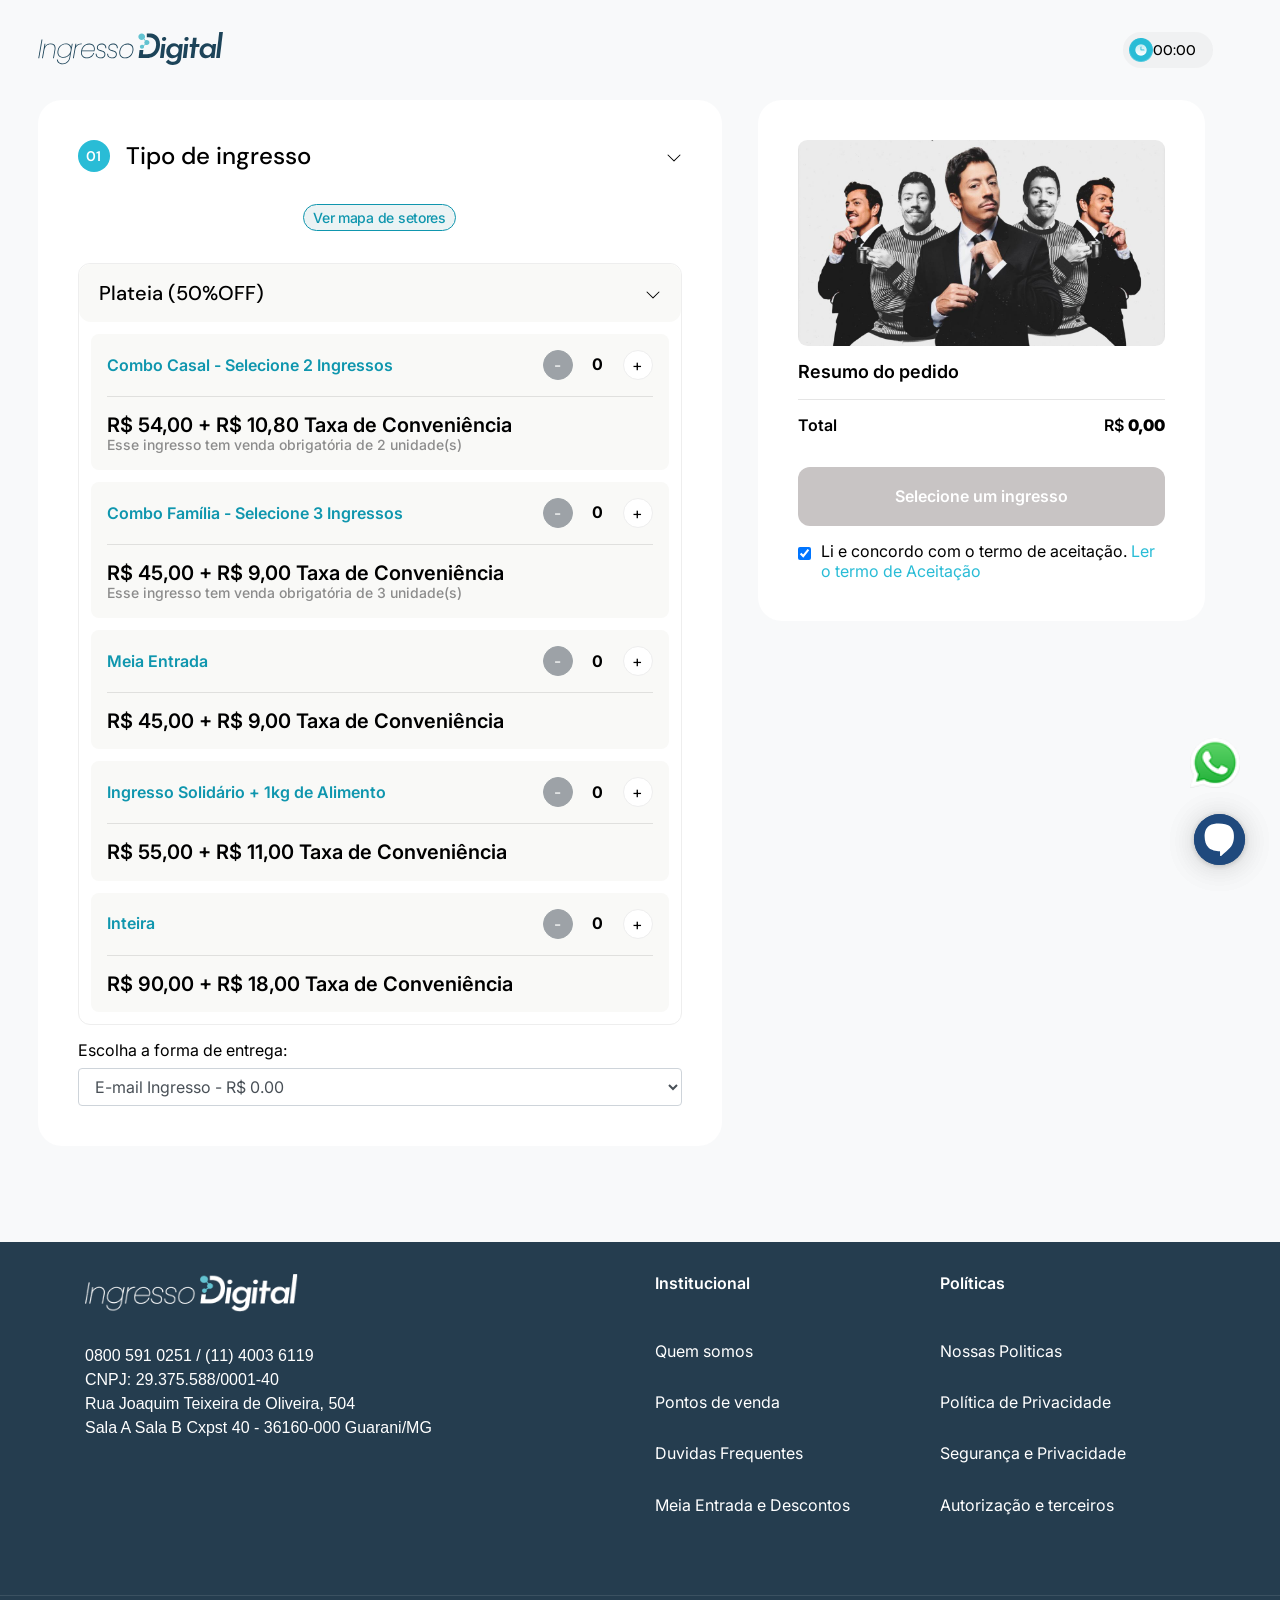
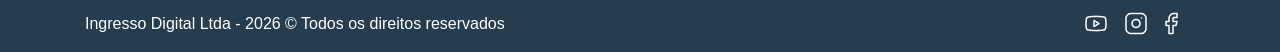
<file: lngressos.html>
<!DOCTYPE html>
<!-- saved from url=(0068)https://ingressodigital.com/comprar/19574/bruna-louise-meus-15-anos- -->
<html lang="pt-BR" class="win-magic svg-magic" data-magic-ua="opera" data-magic-ua-ver="129" data-magic-engine="webkit" data-magic-engine-ver="537.36" style="--perto-main-color: #01516f;"><head><meta http-equiv="Content-Type" content="text/html; charset=UTF-8"><style id="mz-runtime-css" type="text/css"></style><style id="magiczoom-reset-css" type="text/css"></style>
  
  <meta name="viewport" content="width=device-width, initial-scale=1.0">
  <title>Ingresso Digital</title>
  <meta name="description" content="Plataforma de venda de Ingressos">
	<meta name="keywords" content="">
	<meta name="author" content="">
	<meta name="MobileOptimized" content="320">
  <meta name="format-detection" content="telephone=no">

  <!-- Start org site -->
	<meta property="og:image" content="https://imgur.com/Awr9QWq.png">
	<meta property="og:image:secure_url" content="https://imgur.com/Awr9QWq.png"> 
	<meta property="og:image:type" content="image/jpg">
	<meta property="og:image:width" content="1200">
	<meta property="og:image:height" content="600">
	<meta property="og:url" content="/comprar/19574/bruna-louise-meus-15-anos-">
	<meta property="og:title" content="Bruna Louise | Meus 15 Anos!">
	<meta property="og:description" content="Plataforma de venda de Ingressos">
	<meta property="og:type" content="website">
	<!-- End org site -->

  <link rel="shortcut icon" type="image/png" href="https://ingressodigital.com/assets/img/favicon.ico">
  <script type="text/javascript" async="" src="./lngressos_files/js"></script><script type="text/javascript" async="" src="./lngressos_files/events.js"></script><script type="text/javascript" async="" src="./lngressos_files/js(1)"></script><script async="" src="./lngressos_files/gtm.js"></script><script async="" src="./lngressos_files/gtm.js"></script><script type="text/javascript" src="./lngressos_files/lozad.min.js"></script>
	<script src="./lngressos_files/jquery-1.12.4.min.js"></script>

  <link rel="stylesheet" href="./lngressos_files/slick.css" type="text/css">
  <link rel="stylesheet" href="./lngressos_files/slick-theme.css" type="text/css">
  <link rel="stylesheet" href="./lngressos_files/bootstrap.min.css">
  <link rel="stylesheet" href="./lngressos_files/responsive.css">
  <link rel="stylesheet" href="./lngressos_files/style.css">
    <link rel="stylesheet" href="./lngressos_files/style-perto.css">
  <link rel="stylesheet" type="text/css" href="./lngressos_files/magiczoomplus.css">

  	  <!-- Google Tag Manager - GLOBAL -->
	  <script>(function(w,d,s,l,i){w[l]=w[l]||[];w[l].push({'gtm.start':
	  new Date().getTime(),event:'gtm.js'});var f=d.getElementsByTagName(s)[0],
	  j=d.createElement(s),dl=l!='dataLayer'?'&l='+l:'';j.async=true;j.src=
	  'https://www.googletagmanager.com/gtm.js?id='+i+dl;f.parentNode.insertBefore(j,f);
	  })(window,document,'script','dataLayer','GTM-WKNSDGXD');</script>
	  <!-- End Google Tag Man -->
	
		  <!-- Google Tag Manager - EVENTO -->
	  <script>(function(w,d,s,l,i){w[l]=w[l]||[];w[l].push({'gtm.start':
	  new Date().getTime(),event:'gtm.js'});var f=d.getElementsByTagName(s)[0],
	  j=d.createElement(s),dl=l!='dataLayer'?'&l='+l:'';j.async=true;j.src=
	  'https://www.googletagmanager.com/gtm.js?id='+i+dl;f.parentNode.insertBefore(j,f);
	  })(window,document,'script','dataLayer','GTM-WKNSDGXD');</script>
	  <!-- End Google Tag Man -->
	
  <!-- Google tag (gtag.js) -->
  <script async="" src="./lngressos_files/js(2)"></script>
  <script>
    window.dataLayer = window.dataLayer || [];
    function gtag(){dataLayer.push(arguments);}
    gtag('js', new Date());

    gtag('config', 'G-C0RJ05GGE7');
  </script>

	
  <!-- Start Integração Perto Digital -->
  <script> 
    !function e() { "complete" === document.readyState ? window.setTimeout((function () { var e, n, t; e = "https://cdn.pertoplugin.link/plugin/perto.js", n = 700, t = "https://pertocdn.pertoplugin.link/plugin/perto.js", new Promise((function (o, i) { var c = document.createElement("script"); function r() { if (document.head.removeChild(c), t) { var e = document.createElement("script"); e.src = t, document.head.appendChild(e), e.onload = function () { o(!0) }, e.onerror = function () { o(!1) } } else o(!1) } c.src = e, document.head.appendChild(c); var u = setTimeout((function () { r() }), n); c.onload = function () { clearTimeout(u), o(!0) }, c.onerror = function () { clearTimeout(u), r() } })) }), 500) : window.setTimeout((function () { e() }), 700) }(); 
  </script>
  <!-- end Integração Perto Digital -->
<style type="text/css" id="operaUserStyle">
  video {
    filter: -opera-shader(url([data-uri]) -opera-args(0.50 calc(env(-opera-accent-color-r, 255)/255) calc(env(-opera-accent-color-g, 255)/255) calc(env(-opera-accent-color-b, 255)/255)));
  }
</style><style type="text/css">@media screen and (max-width: 480px), screen and (max-height: 420px) {
  .chatParent {
    overflow-y: hidden !important;
    position: static !important;
    height: 0px;
    width: 0px; } }

#blip-chat-notifications {
  background-color: #F76556;
  color: #fff;
  border-radius: 50%;
  line-height: 21px;
  font-size: 12px;
  width: 21px;
  height: 21px;
  position: fixed;
  text-align: center;
  bottom: 65px;
  right: 30px;
  opacity: 0; }

#blip-chat-container {
  position: fixed;
  bottom: 40px;
  right: 80px;
  z-index: 1000000; }
  @media screen and (max-width: 480px), screen and (max-height: 420px) {
    #blip-chat-container {
      bottom: 0px;
      right: 0px;
      position: absolute;
      height: 100%; } }
  #blip-chat-container #blip-chat-iframe {
    position: fixed;
    bottom: 90px;
    right: 38px;
    opacity: 0;
    transition: opacity 500ms, transform 500ms, visibility 500ms, height 0s 500ms;
    transform: translateY(10%);
    z-index: 1;
    height: 0;
    width: 400px;
    box-shadow: 0 0 20px 1px rgba(0, 0, 0, 0.2);
    border-radius: 5px;
    background: #faf9f8; }
    @media screen and (max-width: 480px), screen and (max-height: 420px) {
      #blip-chat-container #blip-chat-iframe {
        right: 0px;
        bottom: 0px !important;
        max-height: 100vh !important;
        width: 100vw;
        position: absolute;
        box-shadow: none; } }
    #blip-chat-container #blip-chat-iframe.blip-chat-iframe-opened {
      opacity: 1;
      transform: translateY(0);
      visibility: visible;
      transition: opacity 500ms 10ms, transform 500ms 10ms, visibility 500ms 10ms, height 0ms;
      height: 610px; }
      @media screen and (max-width: 480px), screen and (max-height: 420px) {
        #blip-chat-container #blip-chat-iframe.blip-chat-iframe-opened {
          height: 100%; } }
  #blip-chat-container #blip-chat-open-iframe {
    border-radius: 50%;
    display: flex;
    align-items: center;
    justify-content: center;
    cursor: pointer;
    z-index: 2;
    position: fixed;
    width: 4%;
    max-width: 60px;
    min-width: 48px;
    max-height: 60px;
    min-height: 48px;
    right: 35px;
    bottom: 35px;
    transition: transform 200ms, opacity 500ms, visibility 500ms;
    box-shadow: 0 1px 6px rgba(0, 0, 0, 0.1), 0 2px 32px rgba(0, 0, 0, 0.1);
    background-size: 100%;
    background-repeat: no-repeat;
    background-position: center; }
    @media screen and (max-width: 480px), screen and (max-height: 420px) {
      #blip-chat-container #blip-chat-open-iframe.opened {
        visibility: hidden !important;
        opacity: 0 !important; } }
    #blip-chat-container #blip-chat-open-iframe:active {
      transform: scale(0.9); }
    #blip-chat-container #blip-chat-open-iframe img, #blip-chat-container #blip-chat-open-iframe svg {
      width: 100%;
      height: 100%;
      border-radius: 50%; }

#blip-chat-open-iframe {
  display: none; }

#blip-chat-iframe {
  width: 100%;
  height: 100%; }
</style><script src="./lngressos_files/queue-fair-settings.js"></script><style type="text/css"></style><script type="text/javascript" async="" src="./lngressos_files/f.txt"></script><script src="./lngressos_files/perto.js"></script><script src="./lngressos_files/main.js"></script><link rel="stylesheet" href="./lngressos_files/main.css"><link rel="stylesheet" href="./lngressos_files/customcss.css" id="pertoCustomCSS"></head>
<body cz-shortcut-listen="true" style="">

		  <!-- Google Tag Manager (noscript) - GLOBAL -->
	  <noscript><iframe src="https://www.googletagmanager.com/ns.html?id=GTM-WKNSDGXD"
	  height="0" width="0" style="display:none;visibility:hidden"></iframe></noscript>
	  <!-- End Google Tag Manager (noscript) -->
	
		  <!-- Google Tag Manager (noscript) - EVENTO -->
	  <noscript><iframe src="https://www.googletagmanager.com/ns.html?id=GTM-WKNSDGXD"
	  height="0" width="0" style="display:none;visibility:hidden"></iframe></noscript>
	  <!-- End Google Tag Manager (noscript) -->
	
      <a href="https://api.whatsapp.com/send?phone=551140036119" target="_blank">
      <img src="./lngressos_files/whats.png" alt="whats-icone" class="icone-whats-flut">
    </a>
  
  
<script src="./lngressos_files/blip-chat-widget" type="text/javascript"></script>
<script>
    (function () {
        window.onload = function () {
            new BlipChat()
                .withAppKey('aW5ncmVzc29kaWdpdGFscm90ZWFkb3I6ZDkxZGI1NDItZjA5NS00MjdiLThmODItMWRmNjdiYzhjYjUw')
                .withButton({"color":"#1f497d","icon":""})
                .withCustomCommonUrl('https://ingressodigital.chat.blip.ai/')
                .build();
        }
    })();
</script>	


<style>
.container-fluid {
    max-width: 1235px;
}  
</style>

<div class="container-fluid menu-simples">
  <div class="row">
    <!--
    <div class="col-md-4">
        <button type="button" class="btn btn-fala-prod">
          <a href="#">
            <img class="lozad" data-src="assets/img/fala-prod.png"> 
            Fale com o organizador
          </a>
        </button>
    </div>
    -->

    <div class="col-md-6">
      <div>
        <a href="https://ingressodigital.com/">
          <img class="lozad logo-menu-dois fadein" data-src="/assets/img/logo-azul.svg" src="./lngressos_files/logo-azul.svg" data-loaded="true">
        </a>
      </div>
    </div>

    <div class="col-md-6 ajuste-time-mob">
      <div class="time-final-compr">
        <img class="lozad fadein" data-src="/assets/img/time-compra.png" src="./lngressos_files/time-compra.png" data-loaded="true"> 

                <span id="timer">14:23</span>
        
      </div>
    </div>
  </div>
</div>

<!-- SCRIPT FILA -->
<script data-queue-fair-client="gticket" src="./lngressos_files/queue-fair-adapter.js"></script>

<script type="text/javascript">
  const setores = [];
 

  /*if(sessionStorage.getItem('tempoCar') == null) {
    sessionStorage.setItem('tempoCar', 900);
  }*/
</script>


<section id="main">
  <form name="form_ing" id="form_ing" action="pagamento.html" method="GET" onsubmit="return redirecionaPagamento(this);">
    <div class="container-fluid">
      <div class="row">
        <div id="contedo-rolagem" class="col-md-7">
          <div class="sele-resu-pedido">

            
            <div class="titulo-step-com">
              <div class="d-flex">
                <div class="num-titulo-step">01</div> Tipo de ingresso              </div>

              <div>
                <svg xmlns="http://www.w3.org/2000/svg" width="16" height="16" fill="currentColor" class="bi bi-chevron-down" viewBox="0 0 16 16">
                  <path fill-rule="evenodd" d="M1.646 4.646a.5.5 0 0 1 .708 0L8 10.293l5.646-5.647a.5.5 0 0 1 .708.708l-6 6a.5.5 0 0 1-.708 0l-6-6a.5.5 0 0 1 0-.708"></path>
                </svg>
              </div>
            </div>

                          <button type="button" class="btn btn-mapa-ingresso" data-toggle="modal" data-target="#modalMapa">
                Ver mapa de setores
              </button>

              <div class="modal fade" id="modalMapa" tabindex="-1" role="dialog" aria-labelledby="modalMapaTitle" aria-hidden="true">
                <div class="modal-dialog modal-dialog-centered" role="document">
                  <div class="modal-content">
                    <div class="modal-header">
                      <h5 class="modal-title" id="modalMapaTitle">Mapa ilustrativo dos setores</h5>
                      <button type="button" class="close" data-dismiss="modal" aria-label="Close">
                        <span aria-hidden="true">×</span>
                      </button>
                    </div>
                    <div class="modal-body">
                      <a href="./lngressos_files/54798621115_01a50ec0d1_c(1).png" class="MagicZoom" data-options="zoomMode: magnifier; variableZoom: true" id="mz-703821235790">
                        <figure class="mz-figure mz-hover-zoom mz-magnifier-zoom mz-ready"><span id="crMz658428907486" style="display: inline; overflow: hidden; visibility: visible; color: rgb(255, 0, 0); font-size: 11px; font-weight: normal; font-family: sans-serif; position: absolute; top: 8px; left: 8px; margin: auto; width: auto; text-align: right; line-height: 2em; z-index: 2147483647;"><a href="http://www.magictoolbox.com/magiczoomplus/" onclick="this.blur();" target="_blank" style="color: inherit; text-decoration: none;" id="mzCrA658428907486">Magic Zoom Plus™ trial version</a></span><img src="./lngressos_files/54798621115_01a50ec0d1_c.png" style="max-width: 800px; max-height: 722px;"><div class="mz-lens" style="top: 0px; transform: translate(-10000px, -10000px); width: 0px; height: 0px;"><img src="./lngressos_files/54798621115_01a50ec0d1_c.png" alt="" style="position: absolute; top: 0px; left: 0px; width: 0px; height: 0px;"></div><div class="mz-nav-controls"><button type="button" title="Previous" class="mz-button mz-button-prev" style="display: none; visibility: hidden;"></button><button type="button" title="Next" class="mz-button mz-button-next" style="display: none; visibility: hidden;"></button><button type="button" title="Close" class="mz-button mz-button-close" style="display: none; visibility: hidden;"></button></div><div class="mz-loading"></div><div class="mz-hint"><span class="mz-hint-message">Hover to zoom</span></div><div class="mz-zoom-window mz-magnifier" style="top: -100000px; width: 0px; height: 0px;"><img src="./lngressos_files/54798621115_01a50ec0d1_c(1).png" alt="" style="width: 800px; height: 722px;"></div></figure>
                      </a>
                      <!--<img class="lozad foto-mapa w-100" data-src="https://live.staticflickr.com/65535/54798621115_01a50ec0d1_c.png?v=102634868769d708a2ddb47">-->
                    </div>
                    <div class="modal-footer">
                      <button type="button" class="btn btn-secondary" data-dismiss="modal">Fechar</button>
                    </div>
                  </div>
                </div>
              </div>
            
            
            <div class="accordion" id="accordionSetores">

              <div class="bloco-setor-ind">
                <div class="sector_title" id="heading66420">
                  <h6 data-toggle="collapse" data-target="#collapse66420" aria-expanded="true" aria-controls="collapse66420" class="">
                    <div>
                      Plateia (50%OFF)                                 </div> 
                    <div>
                      <svg xmlns="http://www.w3.org/2000/svg" width="16" height="16" fill="currentColor" class="bi bi-chevron-down" viewBox="0 0 16 16">
                        <path fill-rule="evenodd" d="M1.646 4.646a.5.5 0 0 1 .708 0L8 10.293l5.646-5.647a.5.5 0 0 1 .708.708l-6 6a.5.5 0 0 1-.708 0l-6-6a.5.5 0 0 1 0-.708"></path>
                      </svg>
                    </div>
                  </h6>
                </div>

                <div id="collapse66420" class="area-ingressos collapse show" aria-labelledby="heading66420" data-parent="#accordionSetores" style="">
    
                    <script type="text/javascript">setores.push(100001);
</script>

                    <div class="area-ingresso-individual">
                      <div class="engloba-tit-btn">
                        <div class="titulo-ing-sele">
                          <h4>Combo Casal - Selecione 2 Ingressos</h4>
                        </div>

                        <div class="quantity">
                          <div class="input-group-btn">
                            <button type="button" class="btn btn-secondary btn-minus" id="menos100001" onclick="setQtt('minus_100001')" disabled="">
                              -
                            </button>
                          </div>
                            <input type="text" class="input-value" name="100001" value="0" id="qtde100001" readonly="">
                          <div class="input-group-btn">
                            <button type="button" class="btn btn-secondary btn-plus" id="add100001" onclick="setQtt('plus_100001_100',100)" min="0" max="10">
                              +
                            </button>
                          </div>
                        </div>
                      </div>

                      <hr>

                      <span id="valor-ind" class="val-la-taxa">
                        R$ 54,00 + R$ 10,80 Taxa de Conveniência                      </span>

                      <div id="val-indi100001" class="valor-individual">
                        <span id="val-indi100001"> 0,00</span>
                      </div>

                      <p class="obs-ingresso">Esse ingresso tem venda obrigatória de 2 unidade(s)</p>
                                          </div>
                  
                    
                    <input type="hidden" value="64.8" name="valorTot100001" id="valorTot100001">
                    <input type="hidden" value="Plateia - Combo Casal" name="nome_setor_lote100001" id="nome_setor_lote100001">
                    <input type="hidden" value="66420" name="gru_id100001" id="gru_id100001">
                    <input type="hidden" value="54.0" name="valor100001" id="valor100001">
                    <input type="hidden" value="10.8" name="taxa_adm100001" id="taxa_adm100001">
                    <input type="hidden" value="S" name="eve_mostra_taxa100001" id="eve_mostra_taxa100001">
                    <input type="hidden" value="2755" name="mapa_id100001" id="mapa_id100001">
                    <input type="hidden" value="N" name="aceita_bol100001" id="aceita_bol100001">
                    <input type="hidden" value="P" name="categoria100001" id="categoria100001">
                    <input type="hidden" value="237086" name="lot_cod100001" id="lot_cod100001">
                    <input type="hidden" value="S" name="img_real100001" id="img_real100001">
                    <input type="hidden" value="https://imgur.com/Awr9QWq.png" name="logo100001" id="logo100001">
                    <input type="hidden" value="2" name="lot_qtde_min100001" id="lot_qtde_min100001">
                    <input type="hidden" value="2" name="lot_qtde_max100001" id="lot_qtde_max100001">
                    <input type="hidden" value="S" name="assento_parcial100001" id="$assento_parcial100001">
                    <input type="hidden" value="#" name="assento_m100001" id="assento_m100001">

                    
                    <script type="text/javascript">setores.push(100002);
</script>

                    <div class="area-ingresso-individual">
                      <div class="engloba-tit-btn">
                        <div class="titulo-ing-sele">
                          <h4>Combo Família - Selecione 3 Ingressos</h4>
                        </div>

                        <div class="quantity">
                          <div class="input-group-btn">
                            <button type="button" class="btn btn-secondary btn-minus" id="menos100002" onclick="setQtt('minus_100002')" disabled="">
                              -
                            </button>
                          </div>
                            <input type="text" class="input-value" name="100002" value="0" id="qtde100002" readonly="">
                          <div class="input-group-btn">
                            <button type="button" class="btn btn-secondary btn-plus" id="add100002" onclick="setQtt('plus_100002_100',100)" min="0" max="10">
                              +
                            </button>
                          </div>
                        </div>
                      </div>

                      <hr>

                      <span id="valor-ind" class="val-la-taxa">
                        R$ 45,00 + R$ 9,00 Taxa de Conveniência                      </span>

                      <div id="val-indi100002" class="valor-individual">
                        <span id="val-indi100002"> 0,00</span>
                      </div>

                      <p class="obs-ingresso">Esse ingresso tem venda obrigatória de 3 unidade(s)</p>
                                          </div>
                  
                    
                    <input type="hidden" value="54.0" name="valorTot100002" id="valorTot100002">
                    <input type="hidden" value="Plateia - Combo Família" name="nome_setor_lote100002" id="nome_setor_lote100002">
                    <input type="hidden" value="66420" name="gru_id100002" id="gru_id100002">
                    <input type="hidden" value="45.0" name="valor100002" id="valor100002">
                    <input type="hidden" value="9.0" name="taxa_adm100002" id="taxa_adm100002">
                    <input type="hidden" value="S" name="eve_mostra_taxa100002" id="eve_mostra_taxa100002">
                    <input type="hidden" value="2755" name="mapa_id100002" id="mapa_id100002">
                    <input type="hidden" value="N" name="aceita_bol100002" id="aceita_bol100002">
                    <input type="hidden" value="P" name="categoria100002" id="categoria100002">
                    <input type="hidden" value="237086" name="lot_cod100002" id="lot_cod100002">
                    <input type="hidden" value="S" name="img_real100002" id="img_real100002">
                    <input type="hidden" value="https://imgur.com/Awr9QWq.png" name="logo100002" id="logo100002">
                    <input type="hidden" value="3" name="lot_qtde_min100002" id="lot_qtde_min100002">
                    <input type="hidden" value="3" name="lot_qtde_max100002" id="lot_qtde_max100002">
                    <input type="hidden" value="S" name="assento_parcial100002" id="$assento_parcial100002">
                    <input type="hidden" value="#" name="assento_m100002" id="assento_m100002">

                    
                    <script type="text/javascript">setores.push(100003);
</script>

                    <div class="area-ingresso-individual">
                      <div class="engloba-tit-btn">
                        <div class="titulo-ing-sele">
                          <h4>Meia Entrada</h4>
                        </div>

                        <div class="quantity">
                          <div class="input-group-btn">
                            <button type="button" class="btn btn-secondary btn-minus" id="menos100003" onclick="setQtt('minus_100003')" disabled="">
                              -
                            </button>
                          </div>
                            <input type="text" class="input-value" name="100003" value="0" id="qtde100003" readonly="">
                          <div class="input-group-btn">
                            <button type="button" class="btn btn-secondary btn-plus" id="add100003" onclick="setQtt('plus_100003_100',100)" min="0" max="10">
                              +
                            </button>
                          </div>
                        </div>
                      </div>

                      <hr>

                      <span id="valor-ind" class="val-la-taxa">
                        R$ 45,00 + R$ 9,00 Taxa de Conveniência                      </span>

                      <div id="val-indi100003" class="valor-individual">
                        <span id="val-indi100003"> 0,00</span>
                      </div>

                                          </div>
                  
                    
                    <input type="hidden" value="54.0" name="valorTot100003" id="valorTot100003">
                    <input type="hidden" value="Plateia - Meia Entrada" name="nome_setor_lote100003" id="nome_setor_lote100003">
                    <input type="hidden" value="66420" name="gru_id100003" id="gru_id100003">
                    <input type="hidden" value="45.0" name="valor100003" id="valor100003">
                    <input type="hidden" value="9.0" name="taxa_adm100003" id="taxa_adm100003">
                    <input type="hidden" value="S" name="eve_mostra_taxa100003" id="eve_mostra_taxa100003">
                    <input type="hidden" value="2755" name="mapa_id100003" id="mapa_id100003">
                    <input type="hidden" value="N" name="aceita_bol100003" id="aceita_bol100003">
                    <input type="hidden" value="P" name="categoria100003" id="categoria100003">
                    <input type="hidden" value="237086" name="lot_cod100003" id="lot_cod100003">
                    <input type="hidden" value="S" name="img_real100003" id="img_real100003">
                    <input type="hidden" value="https://imgur.com/Awr9QWq.png" name="logo100003" id="logo100003">
                    <input type="hidden" value="0" name="lot_qtde_min100003" id="lot_qtde_min100003">
                    <input type="hidden" value="0" name="lot_qtde_max100003" id="lot_qtde_max100003">
                    <input type="hidden" value="S" name="assento_parcial100003" id="$assento_parcial100003">
                    <input type="hidden" value="#" name="assento_m100003" id="assento_m100003">

                    
                    <script type="text/javascript">setores.push(100004);
</script>

                    <div class="area-ingresso-individual">
                      <div class="engloba-tit-btn">
                        <div class="titulo-ing-sele">
                          <h4>Ingresso Solidário + 1kg de Alimento</h4>
                        </div>

                        <div class="quantity">
                          <div class="input-group-btn">
                            <button type="button" class="btn btn-secondary btn-minus" id="menos100004" onclick="setQtt('minus_100004')" disabled="">
                              -
                            </button>
                          </div>
                            <input type="text" class="input-value" name="100004" value="0" id="qtde100004" readonly="">
                          <div class="input-group-btn">
                            <button type="button" class="btn btn-secondary btn-plus" id="add100004" onclick="setQtt('plus_100004_100',100)" min="0" max="10">
                              +
                            </button>
                          </div>
                        </div>
                      </div>

                      <hr>

                      <span id="valor-ind" class="val-la-taxa">
                        R$ 55,00 + R$ 11,00 Taxa de Conveniência                      </span>

                      <div id="val-indi100004" class="valor-individual">
                        <span id="val-indi100004"> 0,00</span>
                      </div>

                                          </div>
                  
                    
                    <input type="hidden" value="66.0" name="valorTot100004" id="valorTot100004">
                    <input type="hidden" value="Plateia - Ingresso Solidário" name="nome_setor_lote100004" id="nome_setor_lote100004">
                    <input type="hidden" value="66420" name="gru_id100004" id="gru_id100004">
                    <input type="hidden" value="55.0" name="valor100004" id="valor100004">
                    <input type="hidden" value="11.0" name="taxa_adm100004" id="taxa_adm100004">
                    <input type="hidden" value="S" name="eve_mostra_taxa100004" id="eve_mostra_taxa100004">
                    <input type="hidden" value="2755" name="mapa_id100004" id="mapa_id100004">
                    <input type="hidden" value="N" name="aceita_bol100004" id="aceita_bol100004">
                    <input type="hidden" value="P" name="categoria100004" id="categoria100004">
                    <input type="hidden" value="237086" name="lot_cod100004" id="lot_cod100004">
                    <input type="hidden" value="S" name="img_real100004" id="img_real100004">
                    <input type="hidden" value="https://imgur.com/Awr9QWq.png" name="logo100004" id="logo100004">
                    <input type="hidden" value="0" name="lot_qtde_min100004" id="lot_qtde_min100004">
                    <input type="hidden" value="0" name="lot_qtde_max100004" id="lot_qtde_max100004">
                    <input type="hidden" value="S" name="assento_parcial100004" id="$assento_parcial100004">
                    <input type="hidden" value="#" name="assento_m100004" id="assento_m100004">

                    
                    <script type="text/javascript">setores.push(100005);
</script>

                    <div class="area-ingresso-individual">
                      <div class="engloba-tit-btn">
                        <div class="titulo-ing-sele">
                          <h4>Inteira</h4>
                        </div>

                        <div class="quantity">
                          <div class="input-group-btn">
                            <button type="button" class="btn btn-secondary btn-minus" id="menos100007" onclick="setQtt('minus_100007')" disabled="">
                              -
                            </button>
                          </div>
                            <input type="text" class="input-value" name="100007" value="0" id="qtde100007" readonly="">
                          <div class="input-group-btn">
                            <button type="button" class="btn btn-secondary btn-plus" id="add100007" onclick="setQtt('plus_100007_100',100)" min="0" max="10">
                              +
                            </button>
                          </div>
                        </div>
                      </div>

                      <hr>

                      <span id="valor-ind" class="val-la-taxa">
                        R$ 90,00 + R$ 18,00 Taxa de Conveniência                      </span>

                      <div id="val-indi100007" class="valor-individual">
                        <span id="val-indi100007"> 0,00</span>
                      </div>

                                          </div>
                  
                    
                    <input type="hidden" value="108.0" name="valorTot100007" id="valorTot100007">
                    <input type="hidden" value="Plateia - Inteira" name="nome_setor_lote100007" id="nome_setor_lote100007">
                    <input type="hidden" value="66420" name="gru_id100007" id="gru_id100007">
                    <input type="hidden" value="90.0" name="valor100007" id="valor100007">
                    <input type="hidden" value="18.0" name="taxa_adm100007" id="taxa_adm100007">
                    <input type="hidden" value="S" name="eve_mostra_taxa100007" id="eve_mostra_taxa100007">
                    <input type="hidden" value="2755" name="mapa_id100007" id="mapa_id100007">
                    <input type="hidden" value="N" name="aceita_bol100007" id="aceita_bol100007">
                    <input type="hidden" value="P" name="categoria100007" id="categoria100007">
                    <input type="hidden" value="237086" name="lot_cod100007" id="lot_cod100007">
                    <input type="hidden" value="S" name="img_real100007" id="img_real100007">
                    <input type="hidden" value="https://imgur.com/Awr9QWq.png" name="logo100007" id="logo100007">
                    <input type="hidden" value="0" name="lot_qtde_min100007" id="lot_qtde_min100007">
                    <input type="hidden" value="0" name="lot_qtde_max100007" id="lot_qtde_max100007">
                    <input type="hidden" value="S" name="assento_parcial100007" id="$assento_parcial100007">
                    <input type="hidden" value="#" name="assento_m100007" id="assento_m100007">

                    
                </div>
              </div>

                          </div>

            <div class="final-selec-ing">
              <div>
                <label for="forma_entrega">Escolha a forma de entrega:</label>
                <select class="form-control select_entrega" name="forma_entrega" id="forma_entrega">
                <option class="level-0" value="2">E-mail Ingresso - R$ 0.00</option>                </select>
              </div>

              <input type="hidden" value="100" id="maxCpf">
              <input type="hidden" value="19574" name="eve_cod" id="eve_cod">
              <input type="hidden" value="1" name="pdv_id" id="pdv_id">
              <input type="hidden" value="https://www.ingressodigital.com/nossas_politicas" name="link_termo_resp" id="link_termo_resp">
              <input type="hidden" value="0" name="limi-cpf" id="limi-cpf">
              <input type="hidden" value="N" name="tem_seats_io" id="tem_seats_io"> 
              <!--<input type="hidden" value="#" name="val_entega_soma" id="val_entega_soma">-->
            </div>
          </div>
        </div>
        
        <div class="col-md-5">
          <div id="div-fixa" class="wd-100" style="top: 40px; position: static;">
            <div class="card-resu-pedido">
              <img class="img-del-event lozad fadein" data-src="https://imgur.com/Awr9QWq.png" src="./lngressos_files/Awr9QWq.png" data-loaded="true">
              <h4>Resumo do pedido</h4>

              <ul id="ticket-list">
                <li></li>
              </ul>

              <!--<div class="ajuste-cont-resu form-entrega">
                <span>Entrega:</span>
                <span class="item-value"><span id="val_ent_mos">R$ 0.00</span></span>
              </div>-->

              <hr>

              <div class="total-resum-ing">
                <span>Total</span>
                <div>
                  <span class="moeda-comprar">R$</span>
                  <strong id="mostraquantidade">0,00</strong>
                </div>
              </div>

              
              <button type="submit" id="btn-proxima-etapa" class="btn btn-comp-ing desativar-btn" disabled="">Selecione um ingresso</button>

              
                              <div>
                  <div class="box">
                    <p class="cc_pc_color1">
                                          <input type="checkbox" name="termo_resp" id="termo_resp" value="1" checked="">    
                      <label for="termo_resp">Li e concordo com o termo de aceitação. <a id="termo" href="https://www.ingressodigital.com/nossas_politicas" target="_bank">Ler o termo de Aceitação</a></label>
                                        </p>
                  </div>
                </div>
                          </div>
          </div>
        </div>
      </div>
    </div>
  </form>
</section>

<footer>
  <div class="container">
    <div class="row">
      <div class="col-md-6 arruma-background">
        <img class="lozad logo-rodape fadein" data-src="/assets/img/logo-branco.png" src="./lngressos_files/logo-branco.png" data-loaded="true">
        <p></p>
        <span class="tel-link">0800 591 0251 / (11) 4003 6119</span>
        <br>
        <span alt="dados da empresa">
          CNPJ: 29.375.588/0001-40<br>
          Rua Joaquim Teixeira de Oliveira, 504<br>
          Sala A Sala B Cxpst 40 - 36160-000 Guarani/MG
        </span>
      </div>

      <div class="col-md-3">
        <h4>Institucional</h4>
        <ul>
                    <li><a href="https://ingressodigital.com/text/1/quem-somos" alt="Quem somos">
              Quem somos            </a></li>
                      <li><a href="https://ingressodigital.com/text/2/pontos-de-venda" alt="Pontos de venda">
              Pontos de venda            </a></li>
                      <li><a href="https://ingressodigital.com/text/3/duvidas-frequentes" alt="Duvidas Frequentes">
              Duvidas Frequentes            </a></li>
                      <li><a href="https://ingressodigital.com/text/4/meia-entrada-e-descontos" alt="Meia Entrada e Descontos">
              Meia Entrada e Descontos            </a></li>
                  </ul>
      </div>

      <div class="col-md-3">
        <h4>Políticas</h4>
        <ul>
                  <li><a href="https://ingressodigital.com/text/6/nossas-politicas" alt="Nossas Politicas">
            Nossas Politicas          </a></li>
                  <li><a href="https://ingressodigital.com/text/7/politica-de-privacidade" alt="Política de Privacidade">
            Política de Privacidade          </a></li>
                  <li><a href="https://ingressodigital.com/text/8/seguranca-e-privacidade" alt="Segurança e Privacidade">
            Segurança e Privacidade          </a></li>
                  <li><a href="https://ingressodigital.com/text/9/autorizacao-e-terceiros" alt="Autorização e terceiros">
            Autorização e terceiros          </a></li>
                </ul>
      </div>
    </div>
  </div>
<hr>
  <div class="container">
    <div class="row">
      <div class="col-md-6">
        <p>Ingresso Digital Ltda - 2026 © Todos os direitos reservados</p>
      </div>

      <div class="col-md-6">
        <ul class="redes-sociais-footer">
          <li>
            <a href="https:" target="_blank">
              <img class="lozad fadein" data-src="/assets/img/youtube.png" alt="Youtube" src="./lngressos_files/youtube.png" data-loaded="true">
            </a>
          </li>

          <li>
            <a href="https:" target="_blank">
              <img class="lozad fadein" data-src="/assets/img/insta.png" alt="Instagram" src="./lngressos_files/insta.png" data-loaded="true">
            </a>
          </li>

          <li>
            <a href="https://www.facebook.com/ingressodigitaloficial/" target="_blank">
              <img class="lozad fadein" data-src="/assets/img/face.png" alt="Facebook" src="./lngressos_files/face.png" data-loaded="true">
            </a>
          </li>
        </ul>
      </div>
    </div>
  </div>
</footer>

  <script type="text/javascript" src="./lngressos_files/jquery-3.3.1.slim.min.js"></script>
  <script type="text/javascript" src="./lngressos_files/popper.min.js"></script>
  <script type="text/javascript" src="./lngressos_files/bootstrap.min.js"></script>
  <script type="text/javascript" src="./lngressos_files/jquery-1.11.0.min.js"></script>
  <script type="text/javascript" src="./lngressos_files/jquery-migrate-1.2.1.min.js"></script>
  <script type="text/javascript" src="./lngressos_files/slick.min.js"></script>
  <script type="text/javascript" src="./lngressos_files/script.js"></script>
  <script type="text/javascript" src="./lngressos_files/relogioCar.js"></script>
  <script type="text/javascript" src="./lngressos_files/magiczoomplus.js"></script>

  
  
  <script type="text/javascript" src="./lngressos_files/carrosseis.js"></script> 


 
<script type="text/javascript" src="./lngressos_files/fixa-div-lateral.js"></script>
<script type="text/javascript" src="./lngressos_files/funcoes-ingressos.js"></script>
<div class="magic-hidden-wrapper"><div style="display: none; visibility: hidden;">mgctlbxN$MZP mgctlbxV$5.3.7 mgctlbxL$T</div></div>
<script type="text/javascript" id="" charset="">!function(d,h,e){d.TiktokAnalyticsObject=e;var a=d[e]=d[e]||[];a.methods="page track identify instances debug on off once ready alias group enableCookie disableCookie holdConsent revokeConsent grantConsent".split(" ");a.setAndDefer=function(b,c){b[c]=function(){b.push([c].concat(Array.prototype.slice.call(arguments,0)))}};for(d=0;d<a.methods.length;d++)a.setAndDefer(a,a.methods[d]);a.instance=function(b){b=a._i[b]||[];for(var c=0;c<a.methods.length;c++)a.setAndDefer(b,a.methods[c]);return b};a.load=
function(b,c){var f="https://analytics.tiktok.com/i18n/pixel/events.js",g=c&&c.partner;a._i=a._i||{};a._i[b]=[];a._i[b]._u=f;a._i[b]._partner=g||"GoogleTagManagerClient";a._t=a._t||{};a._t[b]=+new Date;a._o=a._o||{};a._o[b]=c||{};a._partner=a._partner||"GoogleTagManagerClient";c=document.createElement("script");c.type="text/javascript";c.async=!0;c.src=f+"?sdkid\x3d"+b+"\x26lib\x3d"+e;b=document.getElementsByTagName("script")[0];b.parentNode.insertBefore(c,b)};a.load("D3NB1RJC77U93U3SVSK0");a.page()}(window,
document,"ttq");</script>
<div id="blip-chat-container"><div id="blip-chat-open-iframe" style="height: 60px;">
  <div id="blip-chat-notifications"></div>
  <img id="blip-chat-icon" src="[data-uri]" alt="">
  <svg id="blip-chat-close-icon" viewBox="0 0 40 40" style="display:none;" version="1.1" xmlns="http://www.w3.org/2000/svg" xmlns:xlink="http://www.w3.org/1999/xlink">
    <g id="Page-1" stroke="none" stroke-width="1" fill="none" fill-rule="evenodd">
      <g id="Close" fill="#FFFFFF" fill-rule="nonzero">
        <g id="close" transform="translate(14.000000, 14.000000)">
          <path d="M7.62601627,5.78918918 L11.8536585,1.54054054 C12.0487805,1.34594595 12.0487805,1.05405406 11.8536585,0.859459461 L11.203252,0.178378378 C11.00813,-0.0162162161 10.7154471,-0.0162162161 10.5203252,0.178378378 L6.26016258,4.42702704 C6.13008127,4.55675677 5.93495933,4.55675677 5.80487802,4.42702704 L1.54471545,0.145945946 C1.34959349,-0.0486486486 1.05691057,-0.0486486486 0.861788617,0.145945946 L0.178861788,0.827027029 C-0.0162601625,1.02162162 -0.0162601625,1.31351352 0.178861788,1.50810811 L4.43902439,5.75675678 C4.56910569,5.88648652 4.56910569,6.08108111 4.43902439,6.21081085 L0.146341463,10.4918919 C-0.0487804876,10.6864865 -0.0487804876,10.9783784 0.146341463,11.172973 L0.829268292,11.8540541 C1.02439024,12.0486486 1.31707317,12.0486486 1.51219512,11.8540541 L5.77235773,7.60540544 C5.90243904,7.4756757 6.09756098,7.4756757 6.22764229,7.60540544 L10.4878049,11.8540541 C10.6829268,12.0486486 10.9756098,12.0486486 11.1707317,11.8540541 L11.8536585,11.172973 C12.0487805,10.9783784 12.0487805,10.6864865 11.8536585,10.4918919 L7.62601627,6.24324324 C7.49593496,6.1135135 7.49593496,5.91891892 7.62601627,5.78918918 Z" id="path-1"></path>
        </g>
      </g>
    </g>
  </svg>
</div>

<style>
  #blip-chat-open-iframe {
    background-color: #1f497d !important
  }
</style></div>

<script>
function redirecionaPagamento(frm) {
  if (frm.link_termo_resp != null) {
    if (frm.termo_resp.checked == false) {
      alert('É necessário aprovar o termo de aceitação.');
      return false;
    }
  }

  var total = document.getElementById('mostraquantidade').textContent.trim();

  // Coletar ingressos selecionados
  var ingressos = [];
  document.querySelectorAll('.input-value').forEach(function(input) {
    var qtd = parseInt(input.value);
    var id = input.getAttribute('name');
    if (qtd > 0) {
      var nome = document.getElementById('nome_setor_lote' + id).value;
      var valorTot = document.getElementById('valorTot' + id).value;
      var subtotal = (qtd * parseFloat(valorTot)).toFixed(2);
      ingressos.push(qtd + 'x ' + nome);
    }
  });

  // Pegar parâmetros da página anterior (se existirem)
  var paramsAnteriores = new URLSearchParams(window.location.search);
  var data = paramsAnteriores.get('data') || '';
  var hora = paramsAnteriores.get('hora') || '';
  var local = paramsAnteriores.get('local') || '';

  var params = new URLSearchParams();
  params.set('total', total);
  params.set('ingressos', ingressos.join(' | '));
  if (data) params.set('data', data);
  if (hora) params.set('hora', hora);
  if (local) params.set('local', local);

  window.location.href = 'pagamento.html?' + params.toString();
  return false;
}
</script>
</body></html>
</file>
<file: Ingresso Digital_files/responsive.css>
@media(max-width: 600px) {
  .area-pesquisa-header {
    flex-flow: nowrap;
  }
  .btn-a-header {
    display: flex;
    justify-content: space-around;
    align-items: center;
    /*margin-top: 1rem;*/
    position: absolute;
    top: 12px;
    right: 10px;
  }
  .btn-a-header .off {
    margin-top: 1rem;
  }
  .btn-cadast-header {
    display: none;
  }
  .carousel-control-next, .carousel-control-prev {
    margin-bottom: 1rem;
  }
  .ri-arrow-drop-left-line, .ri-arrow-drop-right-line {
    width: 35px;
    height: 35px;
  }
  .ri-arrow-drop-left-line, .ri-arrow-drop-right-line {
    font-size: 35px;
  }
  .carousel-control-prev {
    right: 6rem;
  }
  .slides-generos {
    padding: 1.5rem;
  }
  footer h4 {
    margin-top: 2rem;
  }
  .img-lateral-news {
    display: none!important;
  }
  .posiciona-dados-news {
    padding: 2rem;
  }
  .input-news-1,
  .input-news-2  {
    border-radius: 8px;
    margin-bottom: 1rem;
    width: 100%;
  }
  .area-newsletter .row {
    display: grid;
  }
  .area-newsletter {
    margin-bottom: -15rem !important;
    margin-left: 1rem !important;
    margin-right: 1rem !important;
  }
  .img-fundo-pont {
    width: 100%;
  }
  #parte-alert-ing-mail {
    margin: 4rem 1rem;
  }
  /*.div-m-alert {
    display: none;
  }*/
  .boximgprod {
    min-height: 265px;
  }
  .info-pord h5 {
    font-size: 14px;
  }
  .info-pord p {
    font-size: 13px;
  }
  .btn-ver-mais-prod button {
    float: right;
  }
  .barra-dado-pro-evento i {
    display: none;
  }
}
@media(min-width: 601px) {
  .area-pesquisa-header input {
    min-width: 520px;
  }
  .carousel-control-next, .carousel-control-prev {
    margin-bottom: 3rem;
  }
  .ri-arrow-drop-left-line, .ri-arrow-drop-right-line {
    width: 55px;
    height: 55px;
  }
  .ri-arrow-drop-left-line, .ri-arrow-drop-right-line {
    font-size: 50px;
  }
  .carousel-control-prev {
    right: 7rem;
  }
  .slides-generos {
    padding: 1.5rem;
  }
  .input-news-1 {
    border-radius: 8px 0px 0px 8px;
  }
  .input-news-2 {
    border-radius: 0px 8px 8px 0px;
  }
  .area-newsletter {
    margin-bottom: -15rem !important;
  }
  .input-news-1,
  .input-news-2 {
    min-width: 238px;
  }
  .posiciona-dados-news {
    margin-left: 3rem;
    margin-top: 3rem;
  }
  .area-newsletter form {
    display: flex;
  }
  .img-text-alert-ing p {
    max-width: 445px;
  }
  #parte-alert-ing-mail {
    margin-top: 6rem;
    margin-bottom: 6rem;
  }
  .boximgprod {
    min-height: 580px;
  }
  .info-pord p,
  .info-pord h5 {
    font-size: 16px;
  }
  .ajuste-dad-prod-e {
    display: flex;
    justify-content: center;
    align-items: center;
  }
}
@media(min-width: 750px) and (max-width: 900px) {
  .input-news-1, .input-news-2 {
    min-width: 38px;
    max-width: 165px;
    margin-bottom: 1rem;
  }
  .posiciona-dados-news {
    margin: 2rem;
  }
  .img-lateral-news {
    display: none;
  }
}
@media (min-width: 576px) {
  #modalLocalizacao .modal-dialog {
    max-width: 540px;
  }
  .titulo-step-com,
  .titulo-step-com-fake {
    font-size: 24px;
  }
  .sele-resu-pedido {
    padding: 40px;
  }
  .time-final-compr {
    margin-right: 30px;
  }
}
@media(max-width: 700px) {
  /*.ajuste-time-mob {
    position: absolute;
  }*/
  /*.logo-menu-dois {
    margin: 1rem auto;
  }*/
  .titulo-step-com,
  .titulo-step-com-fake {
    font-size: 22px;
  }
  .sele-resu-pedido {
    padding: 25px;
  }
  .ajuste-local {
    display: grid;
  }
  .card-indi-login {
    padding: 2rem;
  }
  .sinal-step-form {
    display: grid;
  }
  .sinal-step-form .step {
    margin-bottom: 10px;
  }
  .header-evento {
    height: 250px;
  }
  .loca-conta-artista {
    display: grid;
  }
  .loca-conta-artista li {
    margin-bottom: 10px;
  }
  #pills-tab-menu-user {
    display: grid;
    align-items: center;
    justify-content: center;
  }
  .area-data-hor {
    width: 100%;
  }
  .sobe-div-valor {
    flex-direction: column;
  }
  .sobe-div-valor .order-posi-3 {
    order: 3;
  }
  .sobe-div-valor .order-posi-2 {
    order: 2;
    margin-top: 2rem;
    /*margin-bottom: 11rem;*/
  }
  .ajuste-espaco-detalhe {
    margin-top: 3rem;
  }
  .cad-top-artista img {
    min-height: 155px;
  } 
  .img-banner-mobile {
    display: flex;
  }
  .img-banner-desktop {
    display: none;
  }
  .engloba-tit-btn {
    display: grid;
    justify-content: normal;
  }
  .quantity {
    justify-content: end;
    margin: 10px 0;
  }
}
@media(min-width: 701px) {
  .engloba-tit-btn {
    justify-content: space-between;
    display: flex;
  }
  .img-banner-mobile {
    display: none;
  }
  .img-banner-desktop {
    display: flex;
  }
  .ajuste-local {
    display: flex;
  }
  .card-indi-login {
    padding: 4rem;
  }
  .header-evento {
    height: 368px;
  }
  .loca-conta-artista {
    display: inline-flex;
  }
  .loca-conta-artista li {
    border-right: 1px solid #ccc;
    padding: 0px 20px;
  }
  .area-data-hor {
    width: 420px;
  }
  .ajuste-espaco-detalhe {
    margin-top: 13rem;
  } 
  /*.cad-top-artista img {
    height: 200px;
  } */
}
@media(min-width: 768px) and (max-width: 1100px) {
  .area-newsletter .col-md-6 {
    max-width: 100%;
  }
  .conteudo-form-alerta .form-row {
    display: grid;
  }
  .conteudo-form-alerta .col-md-5 {
    max-width: 100%;
  }
  .area-newsletter .row {
    width: 100%;
  }
}
@media(max-width: 600px) {
  #carrouselBanerEvento .carousel-caption {
    z-index: 1;
    position: relative;
    width: 100%;
    right: 0;
    left: 0;
    bottom: 0;
  } 
  .img-banner-carrosel {
    border-radius: 24px 24px 0px 0px;
  }
  #carrouselBanerEvento .carousel-item {
    background-color: #000000A9;
    border-radius: 24px;
    /*background-position: center;*/
    background-repeat: no-repeat;
  }
  .carousel-control-prev,
  .carousel-control-next {
    position: relative;
    bottom: 0;
    margin: 1rem 1rem 0rem 1rem;
  }
  .btn-passa-banner {
    display: flex;
    justify-content: center;
    align-items: center;
    /*margin-top: 1rem;*/
  }
   .btn-compra-banner {
    width: 100%;
  }
  .area-alert-ing {
    padding: 0;
  }
  .icone-al-ing {
    margin: 0 auto;
    display: flex;
    justify-content: center;
    align-items: center;
    margin-top: -1.5rem;
  }
  .btn-alerta-ing {
    width: 100%;
  }
  #pills-pag-selec .nav-link {
    position: relative;
    width: 120px;
  }
  .ico {
    position: absolute;
    right: 3px;
  }
  .carousel-caption {
    padding: 15px;
  }
  .card-evento {
    margin: 5px;
    /*height: 230px;*/
    height: auto!important;
  }
  .card-evento-img {
    min-height: 120px;
  }
  .hover-cards-pos {
    max-height: 315px;
    margin-top: 2rem;
  }
  .area-cont-card img {
    height: 35px;
    display: none;
  }
  .slick-prev, .slick-next {
    top: 25%;
  }
  .card-finalca-rrossel .card-fin {
    margin-top: 5rem;
  }
  .titulo-card {
    -webkit-line-clamp: 2;
    overflow: hidden;
    text-overflow: ellipsis;
    -webkit-box-orient: vertical;
    display: -webkit-box;
  }
  .area-cont-card p {
    -webkit-line-clamp: 1;
    overflow: hidden;
    text-overflow: ellipsis;
    -webkit-box-orient: vertical;
    display: -webkit-box!important;
  }
  .img-banner-footer {
    margin-top: 0;
    margin-bottom: 4rem;
  }
  .conteudo-d-evento {
    margin-top: 0;
  }
  .logo-menu-dois {
    position: absolute;
    z-index: 10;
  }
  .card-evento-img {
    border-radius: 10px 10px 5px 5px;
  }
  .card-evento {
    border-radius: 10px;
  }
  .foto-redo-art {
    width: 200px;
    height: 200px;
  }
  .dados-pag-artista {
    margin-top: 7rem;
  }
  #accordionSetores {
    max-height: 100vh;
    overflow: auto;
    margin: 1rem 0;
  }
}
@media(min-width: 601px) {
  #carrouselBanerEvento .carousel-caption {
    left: 3rem;
    bottom: 3rem;
  }
  .img-banner-carrosel,
  #carrouselBanerEvento .carousel-item {
    border-radius: 24px;
  }
  .carousel-control-prev {
    left: auto;
    justify-content: center;
    align-items: end;
  }
  .carousel-control-next {
    right: 3rem;
    justify-content: center;
    align-items: end;
  }
  .area-alert-ing {
    padding: 1rem;
  }
  .btn-alerta-ing {
    min-width: 161px;
  }
  #pills-pag-selec .nav-link {
    min-width: 255px;
  }
  .carousel-caption {
    padding: 32px;
  }
  .banner-data-btn {
    display: grid;
    justify-content: end;
    align-items: center;
  }
  .card-evento {
    margin: 20px;
  }
  .card-evento-img {
    min-height: 220px;
  }
  .card-finalca-rrossel .card-fin {
    height: 100%;
    margin: 20px;
  }
  /*.titulo-card {
    min-height: 54px;
  }*/
  .card-evento {
    min-height: 330px;
    height: auto !important;
    /*max-height: 345px;*/
  }
  .hover-cards-pos {
    margin: 3rem auto;
  }
  .img-banner-footer {
    margin: 5rem auto;
  }
  .conteudo-d-evento {
    margin-top: 3rem;
  }
  .card-evento-img {
    border-radius: 26px 26px 5px 5px;
  }
  .card-evento {
    border-radius: 24px;
  }
  .foto-redo-art {
    width: 280px;
    height: 280px;
  }
  .m-top-corrig {
    margin-top: 9rem;
  }
}

/* AJUSTA FONT-SIZE */
@media(max-width: 600px) {
  #carrouselBanerEvento .carousel-caption h5,
  .area-alert-ing h3,
  .area-data-hor .valores-ing,
  .titulo-evento-1 {
    font-size: 24px;
  }
  .titulo-ing-sele h4 {
    font-size: 18px;
  }
  .nome-artista {
    font-size: 12px;
  }
  .titulo-card {
    font-size: 14px;
  }
  .card-evento p {
    font-size: 12px;
  }
  .titulo-artistas {
    font-size: 24px;
  }
  .dados-pag-artista h3 {
    font-size: 25px;
  } 
  .val-la-taxa {
    font-size: 14px;
  }
  .carousel-caption {
    border-radius: 0px 0px 24px 24px;
  }
  footer ul li {
    margin-bottom: 10px;
  }
  footer h4 {
    margin-bottom: 2rem;
  }
}
@media(min-width: 601px) {
  #carrouselBanerEvento .carousel-caption h5,
  .area-alert-ing h3,
  .area-data-hor .valores-ing {
    font-size: 32px;
  }
  .carousel-caption {
  border-radius: 24px;
  }
  .titulo-evento-1 {
    font-size: 36px;
  }
  .titulo-ing-sele h4 {
    font-size: 16px;
  }
  .nome-artista {
    font-size: 16px;
  }
  .titulo-card {
    font-size: 16px;
  }
  .card-evento p {
    font-size: 14px;
  }
  .card-evento p img {
    margin-right: 10px;
  }
  .titulo-artistas {
    font-size: 32px;
  } 
  .dados-pag-artista h3 {
    font-size: 48px;
  }
  .val-la-taxa {
    font-size: 20px;
  }
  footer ul li {
    margin-bottom: 2rem;
  }
  footer h4 {
    margin-bottom: 3rem;
  }
}
</file>
<file: Ingresso Digital_files/style.css>
@import url('https://fonts.googleapis.com/css2?family=Inter:ital,opsz,wght@0,14..32,100..900;1,14..32,100..900&display=swap');
@import url('https://fonts.googleapis.com/css2?family=DM+Sans:ital,opsz,wght@0,9..40,100..1000;1,9..40,100..1000&display=swap');

:root {
  --principal-cor-escura: #253D4F;
  --principal-cor-clara: #29BCD6;
  --font-family-inter: "Inter", serif;
  --font-family-dm: "DM Sans", serif;
}
body {
  background-color: #f8f9fa;
}
html, body {
  color-scheme: only light;
}
.fadein {
  animation-name: fadein;
  animation-duration: 2s;
}
@keyframes fadein {
  from {
    opacity: 0;
  }
  to {
    opacity: 1;
  }
}
.area-la-log {
  justify-content: space-between;
}
a,
a:hover {
  text-decoration: none;
  color: initial;
}
p {
  margin-bottom: 0;
}
button:focus {
  outline: thin dotted;
  outline: 0px auto -webkit-focus-ring-color;
  outline-offset: 0px;
}
nav {
  border-bottom: 1px solid #EEEEEE;
  padding: 1rem!important;
}
.btn-select-loca,
.btn-select-loca:focus,
.btn-select-loca:active {
  font-family: var(--font-family-inter);
  min-width: 160px;
  height: 45px;
  border-radius: 25px;
  font-weight: 600;
  font-size: 14px;
  line-height: 18.98px;
  background-color: #E3FBFF;
  border-style: solid;
  border-color: #29BCD61A;
  box-shadow: 0px 0px 0px 0.81px #B0E6EFFC;
  box-shadow: 0px 2.71px 1.36px 0px #15677614;
  color: #0F96AE;
  padding: 0px 10px;
  cursor: pointer;
}
.btn-acess-cont {
  font-family: var(--font-family-inter);
  font-weight: 600;
  font-size: 14px;
  line-height: 16.94px;
  color: var(--principal-cor-escura);
  margin: 0 2rem;
}
.btn-cadast-header {
  min-width: 117px;
  height: 45px;
  border-radius: 12px;
  font-family: var(--font-family-inter);
  font-weight: 600;
  font-size: 14px;
  line-height: 16.94px;
  color: #fff;
  background-color: var(--principal-cor-escura);
  border: none;
  cursor: pointer;
}
.area-pesquisa-header {
  margin: 0 auto;
}
.area-pesquisa-header input {
  border-radius: 100px 0px 0px 100px;
  margin-right: 0px !important;
  border-right: none;
}
.area-pesquisa-header .btn-outline,
.area-pesquisa-header .btn-outline:hover {
  border-radius: 0px 100px 100px 0px;
  background-color: #fff;
  border: 1px solid #ced4da;
  border-left: none;
  display: flex;
  justify-content: center;
  align-items: center;
}
.area-pesquisa-header input,
.area-pesquisa-header .btn-outline,
.area-pesquisa-header .btn-outline:hover {
  /*border-color: transparent;*/
  box-shadow: none !important;
  height: 48px;
}
.parte-btn-heder {
  display: contents;  
}
.slides-generos {
  margin: 0;
}
.btn-genero-heaer a {
  font-family: var(--font-family-inter);
  font-weight: 500;
  font-size: 14px;
  line-height: 16.94px;
  color: var(--principal-cor-escura);
  display: flex;
  justify-content: center;
  align-items: center;
  height: 44px;
  -webkit-transition: all 0.5s;
  -o-transition: all 0.5s;
  -ms-transition: all 0.5s;
  -moz-transition: all 0.5s;
  transition: all 0.5s;
}
.slides-generos .active {
  background-color: var(--principal-cor-escura);
  border-radius: 100px;
  height: 44px;
  color: #fff;
  min-width: 150px;
}
.img-banner-carrosel {
  max-height: 600px;
}
.carousel-control-next, .carousel-control-prev {
  width: auto;
}
.carousel-control-prev div, .carousel-control-next div {
  background-color: #fff;
  border-radius: 50%;
  color: var(--principal-cor-escura);
  line-height: normal;
  padding: 15px;
}
.carousel-caption {
  backdrop-filter: blur(30px);
  max-width: 620px;
  max-height: 180px;
  text-align: initial;
}
#carrouselBanerEvento .carousel-caption h5 {
  font-family: var(--font-family-dm);
  font-weight: 600;
  line-height: 36px;
  text-align: left;  
  color: #FFFFFF;
  margin: 0;
}
#carrouselBanerEvento .carousel-caption p {
  font-family: var(--font-family-inter);
  font-size: 16px;
  font-weight: 500;
  line-height: 24px;
}
.btn-compra-banner {
  height: 49px;
  margin-top: 1px;
  border-radius: 12px;
  border: none;
  font-family: var(--font-family-inter);
  font-size: 14px;
  font-weight: 600;
  line-height: 16.94px;
  color: var(--principal-cor-escura);
  min-width: 200px;
}
.data-banner {
  height: 25px;
  border-radius: 35px;
  background-color: #797c80;
  float: left;
  padding: 0 10px;
  margin-right: 6px;
  font-family: var(--font-family-inter);
  font-size: 12px;
  font-weight: 500;
  line-height: 14px;
  color: #fff;
  display: flex;
  justify-content: center;
  align-items: center;
}
.titulo-artistas {
  font-family: var(--font-family-dm);
  font-weight: 600;
  line-height: 36px;
  text-align: center;
  color: var(--principal-cor-escura);
}  
.img-micro-titulo {
  width: 63px;
  height: 63px;
  position: absolute;
}
.sub-titulo-section {
  font-family: var(--font-family-inter);
  font-size: 16px;
  font-weight: 500;
  line-height: 24px;
  text-align: center;
  color: #8C8C8C;
}
.area-img-micro {
  margin: 0 auto;
  display: flex;
  justify-content: center;
  align-items: center;
}
footer {
  background: var(--principal-cor-escura);
  color: #fff;
  padding-top: 2rem;
}
footer h4,
footer ul li {
  font-family: var(--font-family-inter);
  font-size: 16px;
  line-height: 19.36px;
}
footer h4 {
  font-weight: 600;
}
footer ul li {
  font-weight: 400;
}
footer ul li a,
footer ul li a:hover {
  color: #fff;
}
footer ul {
  list-style: none;
  padding: 0;
}
.redes-sociais-footer {
  display: flex;
  justify-content: end;
  align-items: center;
}
.redes-sociais-footer li {
  margin-right: 1rem;
  margin-bottom: 0;
}
footer hr {
  border-top: 1px solid rgba(255, 255, 255, .1);
  margin-top: 3rem;
}
/*footer span {
  color: #fff;
  -webkit-text-fill-color: #fff;
}*/
.tel-link {
/*  color: #fff;
  -webkit-text-fill-color: #fff;*/
  text-decoration: none;
  font-size: 16px;
}
footer a[href^="tel"] {
  color: #fff;
  text-decoration: none!important;
}
.logo-rodape {
  max-width: 213px;
  max-height: 39px;
  margin-bottom: 2rem;
}
.area-newsletter {
  background: #29BCD6;
  border-radius: 24px;
  position: relative;
  min-height: 455px;
  max-width: 1295px;
  margin: 0 auto;
}
.bloco-news-compl-foot {
  height: 18rem;
  background-color: var(--principal-cor-escura);
}
.area-newsletter h3 {
  font-family: var(--font-family-dm);
  font-size: 32px;
  font-weight: 600;
  line-height: 36px;
  color: #fff;
}
.area-newsletter p {
  font-family: var(--font-family-inter);
  font-size: 16px;
  font-weight: 500;
  line-height: 24px;
  color: #fff;
}
.input-news-1,
.input-news-2 {
  height: 56px;
  padding: 16px 16px 16px 20px;
  border: 1px solid #9feefb;
  background-color: rgb(255 255 255 / 10%);
  color: #fff;
  font-family: var(--font-family-inter);
  font-size: 16px;
  font-weight: 500;
  line-height: 19.36px;
}
.input-news-1::-webkit-input-placeholder,
.input-news-2::-webkit-input-placeholder {
  color: #fff;
}
.input-news-1:-moz-placeholder,
.input-news-2:-moz-placeholder {
  color: #fff;  
}
.input-news-1::-moz-placeholder,
.input-news-2::-moz-placeholder {
  color: #fff;  
}
.input-news-1:-ms-input-placeholder,
.input-news-2:-ms-input-placeholder {  
  color: #fff;  
}
.btn-news {
  min-width: 161px;
  height: 56px;
  padding: 16px;
  border-radius: 12px;
  font-family: var(--font-family-inter);
  font-size: 14px;
  font-weight: 600;
  line-height: 16.94px;
  color: var(--principal-cor-escura);
  border: none;
  margin-left: 1rem;
  background-color: #fff;
}
.icone-news {
  margin-bottom: 2rem;
}
.area-newsletter form {
  margin-top: 4rem;
}
.img-banner-footer {
  max-width: 980px;
  max-height: 280px;
  border-radius: 24px;
}
.cad-top-artista {
  max-height: 290px;
  max-width: 240px;
  margin: 0 auto;
  padding: 3px;
  padding: 10px;
}
.cad-top-artista img {
  border-radius: 24px;
  width: 100%;
}
.nome-artista {
  height: 51px;
  padding: 16px 14px 16px 14px;
  backdrop-filter: blur(70px);
  margin-top: -3rem;
  border-radius: 0px 0px 24px 24px;
  color: #fff;
  font-family: var(--font-family-inter);
  font-weight: 600;
  line-height: 19.36px;
  display: flex;
  justify-content: space-between;
  align-items: center;
  -webkit-transition: all 0.5s;
  -o-transition: all 0.5s;
  -ms-transition: all 0.5s;
  -moz-transition: all 0.5s;
  transition: all 0.5s;
}
.icone-card-artista {
  display: none;
  -webkit-transition: all 0.5s;
  -o-transition: all 0.5s;
  -ms-transition: all 0.5s;
  -moz-transition: all 0.5s;
  transition: all 0.5s;
}
.cad-top-artista p {
  margin-bottom: 0;
  -webkit-transition: all 0.5s;
  -o-transition: all 0.5s;
  -ms-transition: all 0.5s;
  -moz-transition: all 0.5s;
  transition: all 0.5s;
}
.cad-top-artista:hover .icone-card-artista {
  display: contents;
  -webkit-transition: all 0.5s;
  -o-transition: all 0.5s;
  -ms-transition: all 0.5s;
  -moz-transition: all 0.5s;
  transition: all 0.5s;
  height: 25px;
  width: 25px;
  border-radius: 50%;
  background-color: #8C8C8C;
  font-size: 12px;
  font-weight: 500;
  line-height: 14px;
  color: #fff;
  display: flex;
  justify-content: center;
  align-items: center;
}
.cad-top-artista:hover .nome-artista {
  margin-top: -4rem;
  height: 65px;
  -webkit-transition: all 0.5s;
  -o-transition: all 0.5s;
  -ms-transition: all 0.5s;
  -moz-transition: all 0.5s;
  transition: all 0.5s;
}
.ver-mais {
  font-family: var(--font-family-inter);
  font-size: 14px;
  font-weight: 600;
  line-height: 14px;
  letter-spacing: -0.01em;
  text-align: center;
  color: var(--principal-cor-clara);
  margin: 0;
}
.ver-mais img {
  margin-left: 7px;
}
#card-top-artista {
  margin: 4rem auto;
}
.img-lateral-news {
  position: absolute;
  right: 0;
  padding: 0;
  display: flex;
  justify-content: end;
}
.img-lateral-news img {
  max-height: 454px;
  max-width: 665px;
}
.area-alert-ing h3 {
  font-family: var(--font-family-dm);
  font-weight: 600;
  line-height: 36px;
  color: var(--principal-cor-escura);
}
.area-alert-ing p {
  font-family: var(--font-family-inter);
  font-size: 16px;
  font-weight: 500;
  line-height: 24px;
  color: #8C8C8C;
}
.container-fluid {
  max-width: 1500px;
}
.area-alert-ing {
  background-color: #fff;
  border-radius: 24px;
  max-width: 1295px;
  margin: 0 auto;
}
.azul-mail-alert {
  border-radius: 12px;
  max-width: 534px;
  max-height: 423px;
}
.btn-alerta-ing {
  height: 56px;
  padding: 16px;
  border-radius: 12px;
  background: var(--principal-cor-escura);
  font-family: var(--font-family-inter);
  font-size: 14px;
  font-weight: 600;
  line-height: 16.94px;
  color: #fff;
  border: none;
  cursor: pointer;
}
.img-text-alert-ing input,
.img-text-alert-ing select {
  height: 56px;
  padding: 16px 16px 16px 20px;
  gap: 0px;
  border-radius: 8px;
  border: 1px;
  font-family: var(--font-family-inter);
  font-size: 16px;
  font-weight: 500;
  line-height: 19.36px;
  color: #AAAAAA;
  border: 1px solid #DDDDDD;
}
.centraliza-conteudo-alert {
  display: flex;
  justify-content: left;
  align-items: center;
}
.centraliza-conteudo-alert img,
.img-text-alert-ing p {
  margin-bottom: 2rem;
}
.modal-localiza-header {
  background-color: #f8f9fa;
  border-radius: 15px;
  border: none;
}
.modal-localiza-header .close {
  border-radius: 50%;
  border: 1px solid #ccc;
  width: 30px;
  height: 30px;
  margin: 0;
  padding: 0;
}
.modal-localiza-header .close span {
  margin-top: -5px;
}
.estado-item,
.cidade-item {
  height: 40px;
  text-align: center;
  display: flex;
  justify-content: center;
  align-items: center;
  cursor: pointer;
  font-family: var(--font-family-inter);
  -webkit-transition: all 0.5s;
  -o-transition: all 0.5s;
  -ms-transition: all 0.5s;
  -moz-transition: all 0.5s;
  transition: all 0.5s;
}
.loca-estado .selected {
  background-color: var(--principal-cor-escura);
  color: #fff;
  border-radius: 20px;
  -webkit-transition: all 0.5s;
  -o-transition: all 0.5s;
  -ms-transition: all 0.5s;
  -moz-transition: all 0.5s;
  transition: all 0.5s;
}
.loca-cidade .selected {
  font-family: var(--font-family-inter);
  border-radius: 25px;
  background-color: #E3FBFF;
  border-style: solid;
  border-color: #29BCD61A;
  box-shadow: 0px 0px 0px 0.81px #B0E6EFFC;
  box-shadow: 0px 2.71px 1.36px 0px #15677614;
  color: #0F96AE;
  background-image: url('../img/localizacao.png');
  background-repeat: no-repeat;
  background-position: right;
  background-origin: content-box;
}
.cidade-item {
  justify-content: left;
  padding: 10px;
}
.loca-estado,
.loca-cidade {
  max-height: 330px;
  border: none;
  border-radius: 15px;
  box-shadow: none;
  border-color: transparent;
  overflow: auto;
}
.loca-estado::-webkit-scrollbar,
.loca-cidade::-webkit-scrollbar {
  display: none;
}
.loca-estado {
  background-color: #fff;
  padding: 4px;
  border-radius: 20px;
}
.btn-envia-loc {
  min-width: 117px;
  height: 45px;
  border-radius: 12px;
  font-family: var(--font-family-inter);
  font-weight: 600;
  font-size: 14px;
  line-height: 16.94px;
  color: #fff;
  background-color: var(--principal-cor-escura);
  border: none;
  float: right;
  cursor: pointer;
}
.btn-select-loca-off {
  font-family: var(--font-family-inter);
  font-size: 14px;
  font-weight: 500;
  line-height: 16.94px;
  color: var(--principal-cor-escura);
  background-color: transparent;
  border: none;
  cursor: pointer;
}
.titulo-valor-fixo h2 {
  font-family: var(--font-family-dm);
  font-size: 32px;
  font-weight: 600;
  line-height: 36px;
  color: var(--principal-cor-escura);
}
.titulo-valor-fixo p {
  font-family: var(--font-family-inter);
  font-size: 16px;
  font-weight: 500;
  line-height: 19.36px;
  color: #8C8C8C;
} 
.eve-ate-valor {
  display: flex;
  justify-content: center;
  align-items: center;
}
.card-evento {
  background-color: #fff;
  border: 1px solid #EBEBEB;
  position: relative;
  -webkit-transition: all 0.5s;
  -o-transition: all 0.5s;
  -ms-transition: all 0.5s;
  -moz-transition: all 0.5s;
  transition: all 0.5s;
}
.card-evento:hover {
  -webkit-box-shadow: 0px 0px 2px 4px rgba(219,219,219,0.84); 
  box-shadow: 0px 0px 2px 4px rgba(219,219,219,0.84);
  -webkit-transition: all 0.5s;
  -o-transition: all 0.5s;
  -ms-transition: all 0.5s;
  -moz-transition: all 0.5s;
  transition: all 0.5s;
}
.card-evento:hover .genero-evento-card {
  background-color: #949393;
  -webkit-transition: all 0.5s;
  -o-transition: all 0.5s;
  -ms-transition: all 0.5s;
  -moz-transition: all 0.5s;
  transition: all 0.5s;
}
.card-evento-img {
  width: 100%;
  background-color: #f1f1f1;
  max-height: 260px;
}
.titulo-card {
  font-family: var(--font-family-inter);
  font-weight: 500;
  line-height: 20px; 
  color: var(--principal-cor-escura);
}
.area-cont-card {
  padding: 16px;
}
.card-evento ul {
  list-style: none;
  margin: 0;
  padding: 0;
  display: flex;
}
.card-evento ul li {
  height: 25px;
  border-radius: 35px;
  background: #F8F8F8;
  display: flex;
  justify-content: center;
  align-items: center;
  margin-right: 6px;
  padding: 10px;
}
.card-evento ul li a {
  font-family: var(--font-family-inter);
  font-size: 12px;
  font-weight: 500;
  line-height: 14px;
  color: #8C8C8C;
  text-transform: lowercase;
}
.card-evento ul li a:first-letter { 
  text-transform: capitalize; 
} 
.card-evento p {
  font-family: var(--font-family-inter);
  font-weight: 500;
  line-height: 24px;
  color: #8C8C8C;
  margin-bottom: 0;
  /*margin-top: 1.5rem;*/
  display: flex;
}
.genero-evento-card {
  position: absolute;
  right: 10px;
  min-width: 53px;
  height: 25px;
  top: 12px;
  border-radius: 35px;
  background: #19191978;
  backdrop-filter: blur(100px);
  font-family: var(--font-family-inter);
  font-size: 12px;
  font-weight: 500;
  line-height: 14px;
  color: #FFFFFF;
  display: flex;
  justify-content: center;
  align-items: center;
  padding: 0px 10px;
}
.slick-prev, 
.slick-next {
  background-color: #fff;
  border-radius: 50%;
  border: 1px solid #EBEBEB;
  width: 50px;
  height: 50px;
  display: none !important;
  -webkit-transition: all 0.5s;
  -o-transition: all 0.5s;
  -ms-transition: all 0.5s;
  -moz-transition: all 0.5s;
  transition: all 0.5s;
  color: #000;
}
.hover-cards-pos:hover .slick-prev, 
.hover-cards-pos:hover .slick-next {
  display: block!important;
  -webkit-transition: all 0.5s;
  -o-transition: all 0.5s;
  -ms-transition: all 0.5s;
  -moz-transition: all 0.5s;
  transition: all 0.5s;
}
.slick-prev:hover, 
.slick-next:hover {
  background: #fff;
  -webkit-transition: all 0.5s;
  -o-transition: all 0.5s;
  -ms-transition: all 0.5s;
  -moz-transition: all 0.5s;
  transition: all 0.5s;
}
.slick-prev svg, 
.slick-next svg {
  color: #000;
}
.slick-prev:before,
.slick-next:before {
  content: none;
}
.slick-prev {
  left: -5px;
  z-index: 1;
}
.slick-next {
  right: -12px;
}
.text-nenhum-encontrado {
  text-align: center;
  font-family: var(--font-family-inter);
  font-size: 16px;
  font-weight: 500;
  line-height: 19.36px;
  color: #8C8C8C;
  margin-bottom: 2rem;
}
.nome-user-head a {
  display: flex;
  justify-content: center;
  align-items: center;
}
.nome-user-head p {
  font-family: var(--font-family-inter);
  font-size: 14px;
  font-weight: 500;
  line-height: 16.94px;
  color: var(--principal-cor-escura);
  margin-bottom: 0;
  margin-left: 1rem;
  margin-right: 10px;
}
.nome-user-head img {
  width: 40px;
  height: 40px;
  border-radius: 50%;
}
.ajuste-local {
  justify-content: center;
  align-items: center;
}
.ajuste-local div {
  font-family: var(--font-family-inter);
  min-width: 160px;
  height: 62px;
  border-radius: 25px;
  background-color: #E3FBFF;
  border-style: solid;
  border-color: #29BCD61A;
  box-shadow: 0px 0px 0px 0.81px #B0E6EFFC;
  box-shadow: 0px 2.71px 1.36px 0px #15677614;
  color: #0F96AE;
  padding: 0px 10px;
  font-size: 24px;
  font-weight: 600;
  line-height: 29.42px;
  display: flex;
  justify-content: center;
  align-items: center;
  margin-left: 1rem;
}
.ajuste-local img {
  max-width: 37px;
  max-height: 37px;
}
.input-pesquisa input {
  border-radius: 30px;
  margin-bottom: 1rem;
  padding: 0rem 1rem;
  margin-right: 0px !important;
  border-right: none;
  height: 48px;
}
.input-pesquisa button {
  background-color: var(--principal-cor-clara);
  color: #fff;
  border-radius: 30px;
  position: absolute;
  z-index: 1;
  top: 5px;
  right: 7px;
}
#modalPesquisa .modal-content {
  background-color: transparent;
  border: none;
}
#modalPesquisa .modal-body {
  border: 1px solid rgba(0, 0, 0, .2);
  background-color: #fff;
  border-radius: 12px;
  padding: 1.3rem;
}
.btn-genero-pesqui {
  font-family: var(--font-family-inter);
  font-size: 14px;
  font-weight: 500;
  line-height: 16.94px;
  letter-spacing: -0.02em;
  float: left;
  padding-right: 1.2rem;
  margin-bottom: 1rem;
  -webkit-transition: all 0.5s;
  -o-transition: all 0.5s;
  -ms-transition: all 0.5s;
  -moz-transition: all 0.5s;
  transition: all 0.5s;
  border-radius: 30px;
  height: 40px;
  display: flex;
  justify-content: center;
  align-items: center;
  padding: 0px 16px;
}
.btn-genero-pesqui:hover {
  background-color: #f1f1f1;
  -webkit-transition: all 0.5s;
  -o-transition: all 0.5s;
  -ms-transition: all 0.5s;
  -moz-transition: all 0.5s;
  transition: all 0.5s;
}
#modalPesquisa p {
  font-family: var(--font-family-inter);
  font-size: 15px;
  line-height: 19.36px;
  text-underline-position: from-font;
  text-decoration-skip-ink: none;
  color: #8C8C8C;
  clear: both;
  margin-bottom: 1rem;
}
.btn-data-pesqui {
  float: left;
  background-color: #f5f3f3;
  margin-right: 9px;
  border-radius: 30px;
  padding: 2px 10px;
  margin-bottom: 15px;
}
.btn-data-pesqui:hover {
  background-color: #e8f5f7;
}
.btn-data-pesqui:hover a {
  color: var(--principal-cor-clara);
}
.btn-data-pesqui,
.btn-data-pesqui:hover,
.btn-data-pesqui:hover a {
  -webkit-transition: all 0.5s;
  -o-transition: all 0.5s;
  -ms-transition: all 0.5s;
  -moz-transition: all 0.5s;
  transition: all 0.5s;
}
.bol-header-ing {
  list-style: none;
  padding: 0;
  display: flex;
  margin: 1rem 0rem;
}
.bol-header-ing .bol {
  background: #EEEEEE;
  min-width: 90px;
  min-height: 27px;
  padding: 0 9px;
  border-radius: 100px;
  opacity: 0px;
  font-family: var(--font-family-inter);
  font-size: 12px;
  font-weight: 500;
  line-height: 25px;
  letter-spacing: -0.02em;
  color: #8C8C8C;
  text-align: center;
  display: -webkit-box;
  -webkit-line-clamp: 1;
  -webkit-box-orient: vertical;
  overflow: hidden;
}
.bol-header-ing .active,
.bol-header-ing .bol:hover {
  min-width: 90px;
  min-height: 27px;
  padding: 0 9px;
  border-radius: 100px;
  background: #EBF3F4;
  font-family: var(--font-family-inter);
  font-size: 12px;
  font-weight: 500;
  letter-spacing: -0.02em;
  color: #0F96AE;  
}
.bol-divisor {
  display: flex;
  justify-content: center;
  align-items: center;
}
.bol-divisor i {
  color: #EEEEEE;
  font-size: 9px;
  padding: 0px 4px;
}
.eventos-semelhantes {
  margin-bottom: -60px;
}
.area-data-hor {
  min-height: 425px;
  padding: 32px;
  border-radius: 24px;
  background: #253D4F;
  backdrop-filter: blur(100px);
  color: #fff;
}
.area-data-hor .valores-ing {
  font-family: var(--font-family-dm);
  font-weight: 600;
  line-height: 36px;
}
#accordionDatHor h3 {
  font-family: var(--font-family-inter);
  font-size: 16px;
  font-weight: 500;
  line-height: 16px;
  margin-top: 2rem;
}
#accordionDatHor .btn-datas {
  min-width: 82px;
  height: 36px;
  border-radius: 35px;
  background: #FFFFFF1F;
  color: #fff;
  font-family: var(--font-family-inter);
  font-size: 16px;
  font-weight: 500;
  line-height: 14px;
  margin-bottom: 5px;
  margin-top: 5px;
  text-transform: lowercase;
}
.btn-datas:first-letter { 
  text-transform: capitalize; 
} 
.btn-comp-ing {
  width: 100%;
  height: 59px;
  padding: 20px 16px;
  border-radius: 12px;
  opacity: 0px;
  background: #009B48;
  color: #fff;
  border: none;
  font-family: var(--font-family-inter);
  font-size: 16px;
  font-weight: 600;
  line-height: 19.36px;
  text-align: center;
  cursor: pointer;
  -webkit-transition: all 0.5s;
  -o-transition: all 0.5s;
  -ms-transition: all 0.5s;
  -moz-transition: all 0.5s;
  transition: all 0.5s;
  margin-top: 1rem;
}
.classif-evento {
  font-family: var(--font-family-dm);
  font-size: 14px;
  font-weight: 500;
  line-height: 14px;
  color: #fff;
  margin-top: 2rem;
}
.area-select-hor {
  min-height: 85px;
}
.ativoButton {
  background: #EBF3F4!important;
  color: #0F96AE!important;
}
.desativar-btn {
  background-color: #aba5a5;
  -webkit-transition: all 0.5s;
  -o-transition: all 0.5s;
  -ms-transition: all 0.5s;
  -moz-transition: all 0.5s;
  transition: all 0.5s;
}
.area-compartilha {
  max-width: 420px;
  min-height: 63px;
  padding: 22px;
  gap: 0px;
  border-radius: 24px;
  background: #FFFFFF;
  border: 1px solid #EEEEEE;
  font-family: var(--font-family-inter);
  font-size: 16px;
  font-weight: 500;
  line-height: 19.36px;
  display: flex;
  justify-content: space-between;
  align-items: center;
  margin-top: 2rem;
}
.area-compartilha img {
  width: 16px;
  height: 16px;
  margin-right: 1rem;
}
.area-compartilha ul {
  display: flex;
  list-style: none;
  padding: 0;
  margin-bottom: 0;
}
.banner-pag-evento img {
  max-width: 420px;
  border: 1px solid #0000000F;
  border-radius: 24px;
  margin-top: 2rem;
  width: 100%;
  max-height: 130px;
}
/*.boximgprod {
  background-repeat: no-repeat;
  background-size: cover;
  background-position: center;
  border-radius: 24px;
}*/
.conteudo-d-evento {
  max-width: 684px;
  margin: 0 auto;
}
.titulo-evento-1 {
  font-family: var(--font-family-dm);
  font-weight: 600;
  line-height: 46.87px;
  color: #253D4F;
  margin: 1.4rem 0;
}
.texto-descricao-event p {
  font-family: var(--font-family-inter);
  font-size: 16px;
  font-weight: 500;
  line-height: 24px;
  color: #8C8C8C;
}
.barra-dado-pro-evento {
  width: 100%;
  background: #FFFFFF;
  border: 1px solid #00000008;
  padding: 16px;
  border-radius: 24px;
  display: flex;
  margin: 2.5rem auto;
}
.info-pord {
  display: flex;
  align-items: center;
}
.info-pord img {
  width: 40px;
  height: 40px;
  border-radius: 12px;
  margin-right: 1rem;
}
.info-pord h5 {
  font-family: var(--font-family-inter);
  font-weight: 700;
  line-height: 19.36px;
  margin-bottom: 0;
}
.info-pord p {
  font-family: var(--font-family-inter);
  font-weight: 400;
  line-height: 19.36px;
}
.barra-dado-pro-evento i {
  color: #979595;
  font-size: 6px;
  margin: 0px 5px;
}
.btn-ver-mais-prod .btn {
  width: 90px;
  height: 41px;
  padding: 12px 16px;
  border-radius: 8px; 
  border: 1px solid #8C8C8C2B;
  font-family: var(--font-family-inter);
  font-size: 14px;
  font-weight: 600;
  line-height: 16.94px;
  color: #000000;
  background-color: transparent;
}
.localizacao-dado-evento h4 {
  font-family: var(--font-family-dm);
  font-size: 24px;
  font-weight: 500;
  line-height: 31.25px;
  color: #000000;
  border-bottom: 1px solid #eeefef;
  padding-bottom: 1rem;
}
.icone-loc-eve {
  width: 42px;
  height: 42px;
  margin-right: 1rem;
}
.marcador-mapa {
  width: 20px;
  height: 20px;
}
.localizacao-dado-evento p {
  font-family: var(--font-family-inter);
  font-size: 16px;
  font-weight: 500;
  line-height: 26px;
  color: #8C8C8C;
  margin: 1rem auto;
}
.map-incorporado iframe {
  width: 100%;
  height: 290px;
  border-radius: 24px;
  border: 0;
}
.btn-mostra-texto-e {
  font-family: var(--font-family-dm);
  font-size: 24px;
  font-weight: 500;
  line-height: 31.25px;
  color: #000000;
  text-decoration: none;
  display: flex;
  justify-content: space-between;
  align-items: center;
  background-color: transparent;
  width: 100%;
  padding: 0;
  margin-bottom: 2rem;
  border: none;
  text-align: left;
}
#accordionDadosTex .card-texto {
  width: 100%;
  padding: 42px;
  gap: 24px;
  border-radius: 24px;
  background: #FFFFFF;
  border: 1px solid #00000008;
  margin-bottom: 2rem;
  margin: 3rem auto;
}
.form-texto-card {
  color: #8C8C8C;
  font-family: var(--font-family-inter);
}
.btn-fala-prod {
  width: 209px;
  height: 36px;
}
.time-final-compr {
  width: 90px;
  height: 36px;
  float: right;
}
.btn-fala-prod,
.time-final-compr {
  color: #000000;
  display: flex;
  justify-content: space-around;
  align-items: center;
  line-height: 18.23px;
  font-family: var(--font-family-dm);
  font-size: 14px;
  font-weight: 500;
  background: #D9D9D942;
  border-radius: 28px;
  padding: 6px 16px 6px 6px;
}
.menu-simples {
  margin: 2rem auto;
}
.logo-menu-dois {
  min-width: 171px;
  height: 33px;
}
/* modal alerta */
.engloba-modal {
  width: 100%;
  display: flex;
  justify-content: center;
  align-items: center;
}
.modal-alert {
  min-width: 350px;
  max-width: 450px;
  margin: 15px;
  padding: 1.3rem;
  min-height: 250px;
  position: fixed;
  top: 20%;
  background-color: white;
  border: 1px solid #ddd;
  border-radius: 15px;
  z-index: 15000;
}
.modal-alert .flex {
  display: flex;
  align-items: center;
  justify-content: right;
}
.modal-alert input {
  padding: 0.7rem 1rem;
  border: 1px solid #ddd;
  border-radius: 5px;
  font-size: 0.9em;
}
.modal-alert p {
  color: #777;
  font-family: var(--font-family-inter);
  font-size: 16px;
  font-weight: 500;
  line-height: 24px;
  text-align: center;
}
.modal-alert h3 {
  margin-top: 25px;
  font-size: 55px;
}
.title-error,
.text-error {
  color: #ff0000!important;
}
.title-sucess,
.text-sucess {
  color: #3c763d!important;
}
.icon-alert {
  font-size: 69px;
  width: 50px;
  height: 50px;
  margin-bottom: 10px;
}
.btn-close {
  border-radius: 20%;
  background-color: #ff0000;
  color: #fff;
  border: none;
}
.overlay {
  position: fixed;
  top: 0;
  bottom: 0;
  left: 0;
  right: 0;
  width: 100%;
  height: 100%;
  background: rgba(0, 0, 0, 0.5);
  backdrop-filter: blur(3px);
  z-index: 10000;
}
.hidden {
  display: none;
}
.btn-green {
  min-width: 150px;
  background-color: #55aa57;
  color: #fff;
  border: 1px solid #55aa57;
  padding: 15px;
  margin-top: 10px;
  border-radius: 10px;
  font-size: 17px;
  cursor: pointer;
  font-weight: bold;
  -webkit-transition: all 0.5s;
  -o-transition: all 0.5s;
  -ms-transition: all 0.5s;
  -moz-transition: all 0.5s;
  transition: all 0.5s;
}
.btn-green:hover {
  background-color: transparent;
  color: #3c763d;
  border: 1px solid #3c763d;
  -webkit-transition: all 0.5s;
  -o-transition: all 0.5s;
  -ms-transition: all 0.5s;
  -moz-transition: all 0.5s;
  transition: all 0.5s;	
}
.btn-red {
  min-width: 150px;
  background-color: #ff4d4d;
  color: #fff;
  border: 1px solid #ff4d4d;
  padding: 15px;
  margin: 10px;
  border-radius: 10px;
  text-transform: uppercase;
  font-size: 17px;
  font-weight: bold;
  -webkit-transition: all 0.5s;
  -o-transition: all 0.5s;
  -ms-transition: all 0.5s;
  -moz-transition: all 0.5s;
  transition: all 0.5s;
}
.btn-red:hover {
  background-color: transparent;
  color: #ff0000;
  border: 1px solid #ff0000;
  -webkit-transition: all 0.5s;
  -o-transition: all 0.5s;
  -ms-transition: all 0.5s;
  -moz-transition: all 0.5s;
  transition: all 0.5s;	
}
/* end modal alert */
.overlay-none {
  position: fixed;
  top: 0;
  bottom: 0;
  left: 0;
  right: 0;
  width: 100%;
  height: 100%;
  background: rgba(0, 0, 0, 0.5);
  backdrop-filter: blur(3px);
  z-index: 10000;
}
.card-resu-pedido {
  padding: 40px;
  border-radius: 24px;
  background: #FFFFFF;
  margin-bottom: 2rem;
  max-width: 447px;
}
/*.img-del-event {
  background-repeat: no-repeat;
  background-size: cover;
  background-position: center;
  width: 100%;
  min-height: 204px;
  border-radius: 9.57px;
}*/
.img-del-event {
  width: 100%;
  border-radius: 9.57px;
}
.sele-resu-pedido {
  border-radius: 24px;
  background: #FFFFFF;
  margin-bottom: 2rem;
  max-width: 684px;
  min-height: 530px;
}
.sele-resu-pedido .foto-mapa {
  max-width: 600px;
  margin: 0 auto;
  margin-bottom: 2rem;
}
.card-resu-pedido h4 {
  font-family: var(--font-family-inter);
  font-size: 18px;
  font-weight: 600;
  line-height: 21.78px;
  color: #000;
  margin: 15px auto;
}
.card-resu-pedido ul {
  list-style: none;
  padding: 0;
}
.card-resu-pedido ul li {
  font-family: var(--font-family-inter);
  font-size: 16px;
  font-weight: 400;
  line-height: 19.36px;
  color: #000;
}
.ajuste-cont-resu {
  display: flex;
  justify-content: space-between;
  align-items: center;
  margin-bottom: 10px;
}
.val-re-aj {
  margin-left: 10px;
}
.total-resum-ing {
  font-family: var(--font-family-inter);
  font-size: 16px;
  font-weight: 600;
  line-height: 19.36px;
  color: #000;
  display: flex;
  justify-content: space-between;
  align-items: center;
  margin-bottom: 1rem;
}
.cupom {
  margin: 30px auto;
}
.cupom h5 {
  font-family: var(--font-family-inter);
  font-size: 14px;
  font-weight: 500;
  line-height: 16.94px;
  color: #000;
}
.cupom input {
  width: 100%;
  height: 49px;
  padding: 16px;
  border-radius: 8px 0px 0px 8px;
  border: 1px solid #EEEEEE;
}
.btn-cupon-des {
  background: var(--principal-cor-escura);
  color: #fff;
  border: none;
  font-family: var(--font-family-inter);
  font-size: 16px;
  font-weight: 600;
  line-height: 19.36px;
  text-align: center;
  cursor: pointer;
  border-radius: 0px 8px 8px 0px;
  padding: 0px 10px;
}
.titulo-step-com {
  margin-bottom: 2rem;
}
.titulo-step-com,
.titulo-step-com-fake {
  display: flex;
  justify-content: space-between;
  align-items: center;
  font-family: var(--font-family-dm);
  font-weight: 500;
  line-height: 31.25px;
  color: #000;
}
.titulo-step-com i,
.titulo-step-com-fake i {
  font-size: 34px;
}
.num-titulo-step {
  background: #29BCD6;
  border-radius: 50%;
  color: #fff;
  width: 32px;
  height: 32px;
  text-align: center;
  font-family: var(--font-family-dm);
  font-size: 14px;
  font-weight: 600;
  line-height: 18.23px;
  display: flex;
  justify-content: center;
  align-items: center;
  margin-right: 1rem;
}
.bloco-setor-ind {
  border: 1px solid #EEEEEE;
  border-radius: 12px;
  margin-bottom: 1rem;
}
#accordionSetores h6 {
  width: 100%;
  min-height: 58px;
  padding: 16px 20px 16px 20px;
  gap: 10px;
  border-radius: 8px 8px 0px 0px;
  background: #F9F9F7;
  font-family: var(--font-family-dm);
  font-size: 20px;
  font-weight: 500;
  line-height: 26.04px;
  color: #000000;
  display: flex;
  justify-content: space-between;
  align-items: center;
  margin: 0;
  border-radius: 12px;
  cursor: pointer;
}
.titulo-ing-sele h4 {
  font-family: var(--font-family-inter);
  font-weight: 600;
  line-height: 16.94px;
  color: #0F96AE; 
  margin: 0;
}
.btn-minus,
.btn-plus {
  width: 30px;
  height: 30px;
  gap: 0px;
  border-radius: 100px;
  background: #FFFFFF;
  border: 1px solid #EEEEEE;
  color: #000000;
  display: flex;
  justify-content: center;
  align-items: center;
}
.quantity {
  display: flex;
}
.quantity input,
.quantity input:active {
  border: none;
  font-family: var(--font-family-inter);
  font-size: 16px;
  font-weight: 700;
  line-height: 19.36px;
  color: #000;
  max-width: 50px;
  text-align: center;
  background-color: transparent;
}
.area-ingresso-individual {
  background: #F9F9F7;
  border-radius: 8px;
  padding: 16px;
  margin: 12px;
  font-family: Inter;
  font-size: 14px;
  font-weight: 500;
  line-height: 16.94px;
  color: #8C8C8C;
}
.engloba-tit-btn {
  align-items: center;
}
.val-la-taxa {
  font-family: var(--font-family-inter);
  font-weight: 600;
  line-height: 24.2px;
  color: #000000;
}
.text-esgo-ing {
  text-align: center;
  color: #ff0000;
  font-weight: 700;
  font-family: var(--font-family-inter);
  margin: 1rem auto;
}
.select-mesa-ing {
  margin-top: 1rem; 
}
.quant-venda {
  margin-top: 1rem;
}
.valor-individual {
  display: none;
}
.final-selec-ing {
  font-family: var(--font-family-inter);
  font-size: 16px;
  font-weight: 400;
  line-height: 19.36px;
  color: #000;
}
.final-selec-ing .box {
  margin-top: 2rem;
}
.final-selec-ing .box a {
  color: var(--principal-cor-clara);
}
#ticket-list .item-value {
  margin-left: 5px;
  min-width: 100px;
  display: flex;
  justify-content: end;
}
.cc_pc_color1 {
  display: flex;
  justify-content: normal;
  align-items: center;
  margin: 0;
}
.cc_pc_color1 label {
  margin: 0;
}
.cc_pc_color1 input {
  margin-right: 10px;
}
.text-part-login {
  font-family: var(--font-family-inter);
  font-size: 16px;
  font-weight: 500;
  line-height: 24px;
  color: #8C8C8C;
  margin-bottom: 24px;
}
.btn-login-social {
  font-family: var(--font-family-inter);
  font-size: 14px;
  font-weight: 600;
  line-height: 16.94px;
  text-align: center;
  color: #000;
  max-width: 300px;
  padding: 14px 16px;
  border-radius: 100px;
  border: 1px solid #E7E7E7;
  background-color: transparent;
  display: flex;
  justify-content: center;
  align-items: center;
  margin: 2rem 0;
}
.btn-login-social img {
  margin-right: 5px;
}
.alerta-setor {
  color: #ff0000;
  text-align: center;
  margin: 4rem auto;
  font-family: var(--font-family-inter);
  font-size: 16px;
  font-weight: 500;
  line-height: 24px;
  background: #F9F9F7;
  border-radius: 8px;
  min-height: 6rem;
  display: flex;
  justify-content: center;
  align-items: center;
  border: 1px solid #EEEEEE;
}
.form-login-valid label {
  color: #000;
  font-family: var(--font-family-inter);
  font-size: 16px;
  font-style: normal;
  font-weight: 500;
  line-height: normal;
}
.form-login-valid input {
  display: flex;
  height: 54px;
  padding: 10px 14px;
  align-items: center;
  gap: 8px;
  align-self: stretch;
  border-radius: 8px;
  border: 1px solid #E2E5EA;
  background: #FFF;
  color: #8C8C8C;
  font-family: var(--font-family-inter);
  font-size: 16px;
  font-style: normal;
  font-weight: 400;
  line-height: 140%;
}
.form-login-valid .btn-env-vali {
  display: flex;
  width: 160px;
  padding: 16px;
  justify-content: center;
  align-items: center;
  gap: 10px;
  border-radius: 8px;
  background: #29BCD6;
  color: #FFFFFF;
  margin-top: 2rem;
  font-family: var(--font-family-inter);
  font-size: 14px;
  font-style: normal;
  font-weight: 600;
  line-height: normal;
  border: none;
}
.ainda-cadastre,
.alert-user-inativo {
  font-family: var(--font-family-inter);
  font-size: 16px;
  font-style: normal;
  font-weight: 500;
  line-height: 140%;
}
.ainda-cadastre {
  color: #283555;
  margin-top: 24px;
}
.ainda-cadastre a {
  color: #29BCD6;
}
.alert-user-inativo,
.cor_vermelha {
  color:#ff0000;
}
.wd-100 {
  width: 100%;
}
#pills-pag-selec .nav-link {
  display: flex;
  padding: 16px;
  align-items: flex-start;
  gap: 16px;
  flex: 1 0 0;
  border-radius: 12px;
  background: transparent;
  color: #677489;
  font-family: var(--font-family-inter);
  font-size: 16px;
  font-style: normal;
  font-weight: 500;
  line-height: 165%;
  border: 2px solid #E2E5EA;
  margin-right: 12px;
  margin-top: 12px;
  -webkit-transition: all 0.5s;
  -o-transition: all 0.5s;
  -ms-transition: all 0.5s;
  -moz-transition: all 0.5s;
  transition: all 0.5s;	
  justify-content: space-between;
}
#pills-pag-selec .active {
  border: 2px solid #29BCD6;
  color: var(--principal-cor-escura);
  background: rgba(227, 251, 255, 0.16);
  -webkit-transition: all 0.5s;
  -o-transition: all 0.5s;
  -ms-transition: all 0.5s;
  -moz-transition: all 0.5s;
  transition: all 0.5s;	
}
#pills-pag-selec .nav-link .text {
  display: grid;
}
#pills-pag-selec .active i,
#pills-pag-selec .active svg path {
  color: #29BCD6;
  fill: #29BCD6;
}
#pills-pag-selec .nav-link .text i {
  font-size: 24px;
}
#pills-pag-selec .ico i {
  display: none;
}
#pills-pag-selec .active .ico i {
  display: contents;
}
#pills-pag-selec {
  display: flex;
  justify-content: center;
}
.area-form-cartao label {
  color: #000;
  font-family: var(--font-family-inter);
  font-size: 16px;
  font-style: normal;
  font-weight: 500;
  line-height: normal;
}
.area-form-cartao input,
.area-form-cartao #cardNumber,
.area-form-cartao select,
.area-form-cartao #expirationDate,
.area-form-cartao #securityCode {
  display: flex;
  height: 54px;
  padding: 10px 14px;
  align-items: center;
  gap: 8px;
  align-self: stretch;
  border-radius: 8px;
  border: 1px solid #E2E5EA;
  background: #FFF;
  color: #8C8C8C;
  font-family: var(--font-family-inter);
  font-size: 16px;
  font-style: normal;
  font-weight: 400;
  line-height: 140%;
}
.area-form-cartao .checkout-form__input {
  margin-bottom: 1rem;
}
.text-part-login b {
  color: #000;
  font-weight: 500;
}
#pills-pix .text-part-login,
#pills-boleto .text-part-login {
  margin: 2rem auto;
}
#multi-step-form-container {
  margin-bottom: 4rem;
}
.quadro-erro-comp {
  padding: 40px;
  border-radius: 24px;
  background: #FFFFFF;
  max-width: 580px;
  border: 1px solid #D9D9D942;
  margin: 5rem auto;
}
#area-checkout {
  min-height: 40vh; 
}
.quadro-erro-comp h5 {
  font-family: var(--font-family-inter);
  font-weight: 500;
  line-height: 24px;
  margin-bottom: 24px;
}
.cod-img-qr-code {
  max-width: 180px;
  border: 1px solid #f1f1f1;
  border-radius: 14px;
}
.a-btn-cod-qr {
  display: flex;
  border: 1px solid var(--principal-cor-clara);
  border-radius: 8px;
}
.a-btn-cod-qr input {
  border: none!important;
  background-color: transparent;
  font-family: var(--font-family-inter);
  font-size: 16px;
  font-weight: 500;
  line-height: 24px;
  color: #000;
}
.a-btn-cod-qr button {
  background-color: transparent;
  color: var(--principal-cor-clara);
}
.instrucoes-pix {
  background-color: #fbfbe1;
  padding: 15px;
  border-radius: 12px;
  margin: 2rem auto;
}
#main {
  margin-bottom: 4rem;
}
#resumo-evento-final,
.quadro-resposta-pag {
  -webkit-box-shadow: 0px 1px 5px 0px rgb(0 0 0 / 10%);
  -moz-box-shadow: 0px 1px 5px 0px rgba(0, 0, 0, 0.10);
  -o-box-shadow: 0px 1px 5px 0px rgba(0, 0, 0, 0.10);
  -ms-box-shadow: 0px 1px 5px 0px rgba(0, 0, 0, 0.10);
  box-shadow: 0px 1px 5px 0px rgb(0 0 0 / 10%);
  background-color: #fff;
  padding: 25px;
  border-radius: 24px;
  margin-bottom: 2rem;
}
.resumo-evento {
  min-height: 200px;
  display: flex
;
  justify-content: center;
  align-items: center;
}
.dtts1 {
  float: left;
  width: 130px;
}
.dtts2 {
  float: left;
  width: calc(100% - 130px);
}
.dtts1,
.dtts2 {
  font-family: var(--font-family-inter);
  font-size: 16px;
  font-weight: 500;
  line-height: 24px;
  color: #8C8C8C;
  margin-bottom: 1rem;
}
.img-info-top-evento {
  width: 100%;
  border-radius: 24px;
  margin-bottom: 1rem;
}
.resumo-evento ul {
  list-style: none;
  padding: 0;
}
.title-resp {
  margin-bottom: 10px;
  font-weight: 600;
  font-size: 17px;
  color: #000;
  font-family: var(--font-family-inter);
}
.job-card {
  display: flex;
  flex-direction: column;
  justify-content: center;
  gap: 1.2em;
  max-width: 30em;
}
.text-title {
  display: -webkit-box;
  -webkit-line-clamp: 1;
  -webkit-box-orient: vertical;
  overflow: hidden;
  font-size: 1.25em;
  font-weight: 600;
  font-family: var(--font-family-inter);
  margin-bottom: 0;
  color: #707070;
}
.post-date {
  color: #598551;
  font-family: var(--font-family-inter);
}
.budget-exp .label {
  font-size: 1em;
  color: #598551;
  font-weight: 600;
  margin-bottom: 0;
  font-family: var(--font-family-inter);
}
.quadro-resposta-pag .label {
  padding-left: 0px;
}
.budget-exp .value {
  font-size: 1em;
  font-weight: 600;
  line-height: 1.5rem;
  color: #8C8C8C;
  margin-bottom: 0;
  font-family: var(--font-family-inter);
}
.form-pag {
  white-space: break-spaces;
}
.tot {
  padding-right: 1rem;
}
.txt-adqu {
  font-size: 1em;
  color: #598551;
  font-weight: 600;
  font-family: var(--font-family-inter);
}
.text-body-conf {
  display: -webkit-box;
  -webkit-line-clamp: 2;
  -webkit-box-orient: vertical;
  overflow: hidden;
  font-family: var(--font-family-inter);
  letter-spacing: 0.4px;
  color: #8C8C8C;
  margin-bottom: 0;
}
.button-print-ticket {
  margin: 0 auto;
  max-width: 100px;
  display: grid;
  align-items: center;
  justify-content: center;
}
.area-btn-print {
  font-family: var(--font-family-inter);
  font-size: 16px;
  font-weight: 500;
  line-height: 24px;
  color: #8C8C8C;
}
.area-btn-print  i {
  font-size: 25px;
}
#ingresso-nominal .dashboard-content-box__title {
  font-family: var(--font-family-inter);
  font-size: 18px;
  font-weight: 600;
  line-height: 21.78px;
  color: #000;
}
.sub-text-car {
  font-family: var(--font-family-inter);
  font-size: 16px;
  font-weight: 500;
  line-height: 24px;
  color: #8C8C8C;
  margin-bottom: 1rem;
}
.card-nominal {
  -webkit-box-shadow: 0px 1px 5px 0px rgb(0 0 0 / 10%);
  -moz-box-shadow: 0px 1px 5px 0px rgba(0, 0, 0, 0.10);
  -o-box-shadow: 0px 1px 5px 0px rgba(0, 0, 0, 0.10);
  -ms-box-shadow: 0px 1px 5px 0px rgba(0, 0, 0, 0.10);
  box-shadow: 0px 1px 5px 0px rgb(0 0 0 / 10%);
  background-color: #fff;
  padding: 25px;
  border-radius: 24px;
  margin-bottom: 2rem;
}
.card-nominal input {
  display: flex;
  height: 54px;
  padding: 10px 14px;
  align-items: center;
  gap: 8px;
  align-self: stretch;
  border-radius: 8px;
  border: 1px solid #E2E5EA;
  background: #FFF;
  color: #8C8C8C;
  font-family: var(--font-family-inter);
  font-size: 16px;
  font-style: normal;
  font-weight: 400;
  line-height: 140%;
}
.card-nominal label {
  color: #000;
  font-family: var(--font-family-inter);
  font-size: 16px;
  font-style: normal;
  font-weight: 500;
  line-height: normal;
}
.card-nominal label .checkout-form__input {
  margin-bottom: 10px;
} 
.card-nominal input[readonly] {
  background-color: transparent;
  border: none;
  padding: 0;
  height: auto;
  margin-bottom: 15px;
}
.alert-qtd-comp {
  font-size: 1em;
  font-weight: 600;
  line-height: 1.5rem;
  color: #ff0000;
  margin-bottom: 0;
  font-family: var(--font-family-inter);
  text-align: center;
  margin-bottom: 1rem;
}
.btn-salva-nominal {
  color: #fff;
  height: 2.9em;
  border-radius: 11px;
  text-align: right;
  transition: all 0.6s ease;
  display: flex;
  justify-content: center;
  align-items: center;
  margin: 0 auto;
  margin-top: 20px;
  width: 130px;
  text-transform: uppercase;
  font-weight: 700;
  font-family: var(--font-family-inter);
  font-size: 16px;
  line-height: 24px;
}
.text-err-sem-o-sis {
  min-height: 300px;
}
.text-err-sem-o-sis p {
  font-family: var(--font-family-inter);
  font-size: 16px;
  font-weight: 500;
  line-height: 24px;
  color: #8C8C8C;
}
#area-textos-geren {
  background-color: #fff;
}
.section-title__title {
  color: #000;
  text-align: center;
  font-family: var(--font-family-dm);
  font-size: 32px;
  font-style: normal;
  font-weight: 600;
  line-height: 100%; /* 32px */
  letter-spacing: -0.96px;
}
.titulo-textos {
  margin: 64px auto;
}
.titulo-textos .bol-header-ing {
  justify-content: center;
  margin-top: 25px;
}
.conteudo-textos {
  min-height: 25vh;
}
.texto-pos-pag {
  margin: 1rem auto;
}
.texto-pos-pag p {
  color: #8C8C8C;
  font-family: Inter;
  font-size: 14px;
  font-style: normal;
  font-weight: 500;
  line-height: normal;
  display: -webkit-box;
  -webkit-line-clamp: 1;
  -webkit-box-orient: vertical;
  overflow: hidden;
}
.texto-pos-pag b {
  color: #253D4F;
}
.header-evento {
  background-size: 100%;
  background-position: center;
  background-repeat: no-repeat;
  background-size: cover;
  -webkit-filter: blur(4px) brightness(0.7);
  -moz-filter: blur(4px) brightness(0.7);
  -o-filter: blur(4px) brightness(0.7);
  -ms-filter: blur(4px) brightness(0.7);
  filter: blur(4px) brightness(0.7);
  border-radius: 23.333px;
  backdrop-filter: blur(40px);
}
.foto-redo-art {
  flex-shrink: 0;
  border-radius: 388.889px;
  border: 12px solid #F9F9F7;
}
.area-foto-art {
  display: flex;
  justify-content: center;
  align-items: center;
}
.dados-pag-artista h3 {
  color: #000;
  text-align: center;
  font-family: var(--font-family-dm);
  font-style: normal;
  font-weight: 700;
  line-height: 100%;
}
.descricao-artista {
  color: #8C8C8C;
  text-align: center;
  font-family: var(--font-family-inter);
  font-size: 16px;
  font-style: normal;
  font-weight: 500;
  line-height: 150%;
  max-width: 700px;
  margin: 0 auto;
  margin-top: 24px;
}
.loca-conta-artista {
  list-style: none;
  justify-content: center;
  padding: 14px 24px;
  align-items: flex-start;
  border-radius: 100px;
  border: 1px solid #EAEAE8;
  background: #FFF;
}
.info-cont-end {
  margin: 2rem 0;
  text-align: center;
}
.btn-pesquisa-barra {
  min-height: 35px;
}
.alter-cor-form {
  color: #253D4F;
}
.area-titulo-pg-pesquisa h4 {
  color: #253D4F;
  font-family: var(--font-family-dm);
  font-size: 32px;
  font-style: normal;
  font-weight: 600;
  line-height: 36px; /* 112.5% */
  margin-top: 2rem;
}
.area-titulo-pg-pesquisa p {
  color: #8C8C8C;
  font-family: var(--font-family-inter);
  font-size: 16px;
  font-style: normal;
  font-weight: 500;
  line-height: normal;
}
.form-barra-pesquisa {
  margin: 2rem 0;
}
.form-barra-pesquisa select,
.form-barra-pesquisa input {
  color: #8C8C8C;
  font-family: Inter;
  font-size: 14px;
  font-style: normal;
  font-weight: 500;
  line-height: normal;
  justify-content: space-between;
  align-items: center;
  flex: 1 0 0;
  border-top: 1px solid rgba(221, 221, 221, 0.34);
  background: #FFF;
  border: none;
  height: 56px;
} 
.card-pesquisa-static {
  margin: 0;
  margin-bottom: 2rem;
}
.area-titulo-pg-pesquisa {
  margin-bottom: 1rem;
}
.alerta-nenhum-eve-pesqui {
  height: 20vh;
  margin-top: 35px;
  color: #8C8C8C;
  font-family: var(--font-family-inter);
  font-size: 16px;
  font-style: normal;
  font-weight: 500;
  line-height: normal;
  text-align: center;
  width: 100%;
}
.lista-pag {
  list-style: none;
  padding: 0;
  display: flex;
  justify-content: center;
  align-items: center;
}
.bol-pag a {
  color: var(--principal-cor-escura);
  background-color: #efeeee;
  border-radius: 50%;
  width: 30px;
  height: 30px;
  display: flex;
  justify-content: center;
  align-items: center;
  margin: 0 5px;
}
.active-pag a {
 color: #fff;
 background-color: var(--principal-cor-clara);
}
.bol-pag-fle i {
  font-size: 24px;
  color: var(--principal-cor-escura);
}
/* start step do formulario de cadastro */
/* Marque as caixas de entrada que apresentam erro na validação: */
input.invalid {
  background-color: #ffdddd!important;
  border: 1px solid #f9acac!important;
}
/* Ocultar todas as etapas por padrão: */
.tab {
  display: none;
}
.btn-form-step {
  padding: 10px 20px;
  font-size: 17px;
  cursor: pointer;
  width: 100%;
  margin: 15px;
  border-radius: 5px;
  height: 56px;
}
.btn-form-step:hover {
  opacity: 0.8;
}
/* Faça círculos que indiquem as etapas do formulário: */
.step {
  margin: 0 2px;
  background-color: #bbbbbb;
  border: none;  
  opacity: 0.5;
  padding: 12px 24px 12px 12px;
  justify-content: center;
  align-items: center;
  gap: 12px;
  border-radius: 100px;
  border: 1px solid #EEE;
  background: #FFF;
  color: #8C8C8C;
  font-family: "DM Sans";
  font-size: 16px;
  font-style: normal;
  font-weight: 600;
  line-height: normal;
}
.step span {
  padding: 6.5px 7px 7.5px 7px;
  border-radius: 133.333px;
  background: #F9F9F7;
  margin-right: 6px;
}
.step.active,
.step.finish {
  opacity: 1;
  background: #29BCD6;
  color: #fff;
}
.step.active span,
.step.finish span {
  background-color: #fff;
  color: #29BCD6;
}
/* Marque as etapas concluídas e válidas: */
#regForm {
  margin: 0 auto;
  margin-top: 5rem;
  margin-bottom: 5rem;
}
.titulo-cadastro {
  font-weight: 700;
  font-size: 18px;
  color: #fff;
}
#regForm input,
#regForm select,
.modal-body input,
.modal-body select {
  height: 56px;
  border-radius: 5px;
}
.parte-btn-step {
  display: flex;
  justify-content: space-between;
  align-items: center;
  max-width: 710px;
  margin: 0 auto;
}
/* end step do formulario de cadastro */
.are-pesq-input {
  display: none;
}
#partePesquisa {
  background-color: transparent;
  border: none;
  padding: 0;
  margin: 0;
  -webkit-transition: all 0.5s;
  -o-transition: all 0.5s;
  -ms-transition: all 0.5s;
  -moz-transition: all 0.5s;
  transition: all 0.5s;
}
.checkbox-container {
  display: inline-block;
  position: relative;
  width: 30px!important;
  height: 30px;
  cursor: pointer;
  user-select: none;
  float: left;
}
.checkbox-container input {
  position: absolute;
  opacity: 0;
  cursor: pointer;
}
.checkmark {
  position: absolute;
  top: 0;
  left: 0;
  width: 100%;
  height: 100%;
  background-color: #f0f0f0;
  border-radius: 50%;
  box-shadow:
    0 4px 8px rgba(0, 0, 0, 0.2),
    inset 0 4px 6px rgba(255, 255, 255, 0.5);
  transition:
    background-color 0.3s ease,
    box-shadow 0.3s ease;
}
.checkbox-container input:checked ~ .checkmark {
  background-color: #fff;
  box-shadow:
    inset 0 6px 12px rgba(0, 0, 0, 0.2),
    0 4px 8px rgba(0, 0, 0, 0.1);
}
.checkbox-container input:checked ~ .checkmark:after {
  display: block;
}
.checkmark:after {
  content: "";
  position: absolute;
  display: none;
  top: 50%;
  left: 50%;
  width: 18px;
  height: 18px;
  background-color: var(--segunda-cor);
  border-radius: 50%;
  transform: translate(-50%, -50%) scale(0);
  transition: transform 0.3s ease;
}
.checkbox-container input:checked ~ .checkmark:after {
  transform: translate(-50%, -50%) scale(1);
}
.txt-p-check {
  font-family: "Bricolage Grotesque", sans-serif;
  font-weight: 700;
  font-size: 16px;
  margin-left: 4rem;
}
.txt-p-check a {
  color: var(--segunda-cor);
}
.d-flex-recupera {
  display: flex;
  justify-content: space-around;
  align-items: center;
  clear: both;
}
.area-text-todo {
  min-height: 50vh;
  color: #fff;
}
.btn-inativo,
.btn-inativo:hover {
  background-color: #454343;
  color: #fff;
  border-color: transparent;
}
.sinal-step-form {
  text-align: center;
  min-height: 70px;
}
.btn-form-step {
  display: flex;
  width: 240px;
  padding: 14px 16px;
  justify-content: center;
  align-items: center;
  gap: 10px;
  border-radius: 12px;
  background: #253D4F;
  color: #FFF;
  font-family: Inter;
  font-size: 14px;
  font-style: normal;
  font-weight: 600;
  line-height: normal;
}
/* end style form step */
.logo-cadastro {
  min-width: 171px;
  height: 33px;
  margin: 2rem 0;
  margin-bottom: 5rem;
}
.titulo-sub-caddastro h4 {
  color: #000;
  text-align: center;
  font-family: var(--font-family-dm);
  font-size: 24px;
  font-style: normal;
  font-weight: 600;
  line-height: normal;
}
.titulo-sub-caddastro p {
  color: #8C8C8C;
  text-align: center;
  font-family: var(--font-family-inter);
  font-size: 16px;
  font-style: normal;
  font-weight: 500;
  line-height: 24px;
}
.card-step-form {
  padding: 32px;
  max-width: 710px;
  margin: 0 auto;
  border-radius: 24px;
  border: 1px solid #EEE;
  background: #FFF;
}
.card-step-form label,
.modal-body label {
  color: #8C8C8C;
  font-family: var(--font-family-inter);
  font-size: 14px;
  font-style: normal;
  font-weight: 500;
  line-height: normal;
}
.card-step-form input,
.card-step-form select,
.modal-body input,
.modal-body select {
  display: flex;
  padding: 16px 16px 16px 20px;
  justify-content: space-between;
  align-items: center;
  align-self: stretch;
  border-radius: 8px!important;
  border: 1px solid #EEE;
  background: #FFF;
  color: #000;
  font-family: var(--font-family-inter);
  font-size: 14px;
  font-style: normal;
  font-weight: 500;
  line-height: normal;
}
.radio-input input {
  display: none;
}
.radio-input {
  --container_width: 270px;
  position: relative;
  display: flex;
  align-items: center;
  border-radius: 10px;
  background-color: #fff;
  color: #000000;
  width: var(--container_width);
  overflow: hidden;
  border: 1px solid #EEE;
  display: flex;
  padding: 10px;
  justify-content: space-between;
  align-items: center;
}
.radio-input label {
  width: 100%;
  padding: 10px;
  cursor: pointer;
  display: flex;
  justify-content: center;
  align-items: center;
  z-index: 1;
  font-weight: 600;
  letter-spacing: -1px;
  font-size: 14px;
  color: #000;
  margin-bottom: 0;
}
.selection {
  display: none;
  position: absolute;
  height: 100%;
  width: calc(var(--container_width) / 2);
  z-index: 0;
  left: 0;
  top: 0;
  transition: 0.15s ease;
  background: #29BCD6;
}
.radio-input label:has(input:checked) {
  color: #fff;
}
.radio-input label:has(input:checked) ~ .selection {
  background-color: var(--principal-cor-clara);
  display: inline-block;
}
.radio-input label:nth-child(1):has(input:checked) ~ .selection {
  transform: translateX(calc(var(--container_width) * 0 / 2));
}
.radio-input label:nth-child(2):has(input:checked) ~ .selection {
  transform: translateX(calc(var(--container_width) * 1 / 2));
}
#regForm .form-row>.col {
  padding-right: 15px;
  padding-left: 15px;
}
#regForm .form-row {
  margin-bottom: 13px;
}
.titulo-step {
  color: #000;
  font-family: var(--font-family-dm);
  font-size: 16px;
  font-style: normal;
  font-weight: 600;
  line-height: normal;
}
#t-pessoa .radio-input {
  --container_width: 185px;
}
.possui-conta-cada,
.possui-conta-cada a {
  font-family: var(--font-family-inter);
  font-size: 14px;
  font-style: normal;
  font-weight: 500;
  line-height: normal;
}
.possui-conta-cada {
  color: #000;
  margin: 0 10px;
}
.possui-conta-cada a {
  color: #0F96AE;
  text-decoration-line: underline;
  text-decoration-style: solid;
  text-decoration-skip-ink: none;
  text-decoration-thickness: auto;
  text-underline-offset: auto;
  text-underline-position: from-font;
}
.fail-warning {
  color: #f92424;
}
.btn-olho-senha {
  display: flex;
}
.btn-olho-senha input {
  border-radius: 11px 0px 0px 11px !important;
}
.btn-olho-senha button {
  border-radius: 0px 11px 11px 0px !important;
  border: none;
  min-width: 40px;
  cursor: pointer;
  color: var(--principal-cor-escura);
}
.finish-cadastro {
  background-color: #29BCD6;
}
.tit-card-login {
  margin-bottom: 55px;
}
.tit-card-login h4 {
  color: #000;
  text-align: center;
  font-family: var(--font-family-dm);
  font-size: 32px;
  font-style: normal;
  font-weight: 600;
  line-height: normal;
}
.tit-card-login p {
  color: #8C8C8C;
  text-align: center;
  font-family: var(--font-family-inter);
  font-size: 16px;
  font-style: normal;
  font-weight: 500;
  line-height: 24px; /* 150% */
  margin: 0 auto;
}
.btn-social-login {
  display: flex;
  padding: 11px 116.066px 12px 116px;
  justify-content: center;
  align-items: center;
  align-self: stretch;
  border-radius: 100px;
  background: rgba(238, 238, 238, 0.30);
  color: #8C8C8C;
  font-family: var(--font-family-inter);
  font-size: 14px;
  font-style: normal;
  font-weight: 500;
  line-height: normal;
  margin: 0 auto;
  width: 100%;
}
.card-indi-login {
  border-radius: 24px;
  background: #FFF;
}
.barra-ou-login {
  display: flex;
  justify-content: center;
  align-items: center;
  color: #EEE;
  margin-top: 24px;
  margin-bottom: 24px;
}
.barra-ou-login .b {
  width: 100%;
  background: #EEE;
  height: 2px;
  margin: 0 10px;
}
.btniddefault {
  display: flex;
  padding: 14px 16px;
  justify-content: center;
  align-items: center;
  gap: 10px;
  align-self: stretch;
  border-radius: 12px;
  background: #253D4F;
  color: #FFF;
  font-family: var(--font-family-inter);
  font-size: 14px;
  font-style: normal;
  font-weight: 600;
  line-height: normal;
  width: 100%;
  margin-top: 32px;
}
.card-indi-login .possui-conta-cada {
  margin-top: 32px;
  text-align: center;
}
.area-lembrar-esque label {
  margin-bottom: 0;
}
.esqueci-pass {
  float: right;
}
.area-lembrar-esque label,
.esqueci-pass {
  color: #000;
  font-family: var(--font-family-inter);
  font-size: 14px;
  font-style: normal;
  font-weight: 500;
  line-height: normal;
}
.esqueci-pass {
  text-decoration-line: underline;
  text-decoration-style: solid;
  text-decoration-skip-ink: none;
  text-decoration-thickness: auto;
  text-underline-offset: auto;
  text-underline-position: from-font;
}
.area-lembrar-esque {
  margin-top: 24px;
  justify-content: space-between;
  text-align: center;
  display: flex;
}
.engloba-input-vali {
  margin-bottom: 10px;
}
.engloba-input-vali input {
  display: flex;
  height: 49px;
  padding: 16px 16px 16px 20px;
  align-items: center;
  gap: 6px;
  flex-shrink: 0;
  align-self: stretch;
  border-radius: 8px;
  border: 1px solid #EEE;
  background: #FFF;
  color: #8C8C8C;
  font-family: var(--font-family-inter);
  font-size: 14px;
  font-style: normal;
  font-weight: 500;
  line-height: normal;
}
.engloba-input-vali label {
  color: #8C8C8C;
  font-family: var(--font-family-inter);
  font-size: 14px;
  font-style: normal;
  font-weight: 500;
  line-height: normal;
}
.form-tela-login {
  margin-top: 24px;
}
.logo-card-login {
  margin-bottom: 68px;
  width: 217px;
}
#tela-login-area {
  margin: 5rem auto;
}
.card-recu-pass-user {
  max-width: 585px;
  margin: 6rem auto;
}
.modal-recupera-senha svg {
  margin-bottom: 1rem;
}
.banner-produtor {
  border-radius: 23px;
  width: 100%;
}
.dados-promoter {
  max-width: 700px;
  margin: 0 auto;
  margin-top: 2rem;
}
.card-big-user {
  width: 100%;
  padding: 30px;
  gap: 24px;
  border-radius: 24px;
  background: #FFFFFF;
  border: 1px solid #00000008;
  margin-bottom: 2rem;
  margin: 3rem auto;
}  
.titulo-card-user {
  color: #253D4F;
  font-family: "DM Sans";
  font-size: 32px;
  font-style: normal;
  font-weight: 600;
  line-height: 36px;
  margin-bottom: 2rem;
}
.list-btn-user .btn-user {
  min-width: 190px;
  font-family: var(--font-family-inter);
  font-weight: 500;
  font-size: 14px;
  line-height: 16.94px;
  color: var(--principal-cor-escura);
  display: flex;
  justify-content: center;
  align-items: center;
  height: 44px;
  -webkit-transition: all 0.5s;
  -o-transition: all 0.5s;
  -ms-transition: all 0.5s;
  -moz-transition: all 0.5s;
  transition: all 0.5s;
  border-radius: 50px;
  margin: 0 5px;
  border: 0;
  padding: 0 16px;
  background-color: transparent;
  cursor: pointer
}
.list-btn-user .btn-user:hover {
  -webkit-transition: all 0.5s;
  -o-transition: all 0.5s;
  -ms-transition: all 0.5s;
  -moz-transition: all 0.5s;
  transition: all 0.5s;
  background-color: #f9f9f9;
  color: var(--principal-cor-escura);
}
.list-btn-user .active {
  background-color: var(--principal-cor-escura);
  border-radius: 100px;
  height: 44px;
  color: #fff;
}
.info-area-user label {
  color: #8C8C8C;
  font-family: var(--font-family-inter);
  font-size: 14px;
  font-style: normal;
  font-weight: 500;
  line-height: normal;
}
.info-area-user input,
.info-area-user select {
  padding: 16px 16px 16px 20px;
  justify-content: space-between;
  align-items: center;
  align-self: stretch;
  border-radius: 8px;
  border: 1px solid #EEE;
  background: #FFF;
  color: #000;
  font-family: var(--font-family-inter);
  font-size: 14px;
  font-style: normal;
  font-weight: 500;
  line-height: normal;
  height: 56px;
}
.area-btn-submit-user {
  display: flex;
  justify-content: end;
} 
.info-area-user .radio-input {
  height: 56px;
  --container_width: 230px!important;
} 
.sub-title-user {
  color: #253D4F;
  font-family: var(--font-family-inter);
  font-size: 18px;
  font-style: normal;
  font-weight: 600;
  line-height: normal;
  margin: 2rem 0;
}
.sub-title-area-user {
  color: #8C8C8C;
  font-family: var(--font-family-inter);
  font-size: 16px;
  font-style: normal;
  font-weight: 500;
  line-height: 24px;
}
.bootstrap-table .fixed-table-container .fixed-table-body {
  height: auto!important;
}
.status-compra {
  text-align: center;
  font-weight: 600;
  border: 1px solid;
  border-radius: 10px;
  width: 170px;
  margin-bottom: 20px;
  margin-top: 10px;
  height: 35px;
  display: flex;
  justify-content: center;
  align-items: center;
}
.aproved {
  color: #6cbd7e;
}
.review {
  color: #ffc221;
}
.fail {
  color: #da0e2b;
}
.th-inner {
  color: #000;
  font-family: var(--font-family-dm);
  font-size: 16px;
  font-style: normal;
  font-weight: 600;
  line-height: normal;
} 
.table-bordered td {
  font-family: var(--font-family-inter);
  font-style: normal;
  font-weight: 500;
  font-size: 14px;
  line-height: 16.94px;
  color: var(--principal-cor-escura);
} 
.detail-view .btn {
  font-family: var(--font-family-inter);
  font-style: normal;
  font-weight: 500;
  font-size: 14px;
  border-radius: 10px;
  height: 47px;
  min-width: 170px;
  margin-bottom: 4px;
}
.page-link {
  color: var(--principal-cor-escura);
}
.page-item.active .page-link {
  background-color: var(--principal-cor-escura);
  border-color: var(--principal-cor-escura);
}
#dados_cancelar label {
  color: #8C8C8C;
  font-family: var(--font-family-inter);
  font-size: 14px;
  font-style: normal;
  font-weight: 500;
  line-height: normal;
}
#dados_cancelar p {
  color: #000;
  font-family: var(--font-family-inter);
  font-size: 14px;
  font-style: normal;
  font-weight: 500;
  line-height: normal;
  margin-bottom: 2rem;
}
#dados_cancelar input {
  padding: 16px 16px 16px 20px;
  align-items: center;
  align-self: stretch;
  border-radius: 8px;
  background: #FFF;
  color: #000;
  font-family: var(--font-family-inter);
  font-size: 14px;
  font-style: normal;
  font-weight: 500;
  line-height: normal;
  height: 56px;
}
.check-box-cancela {
  display: flex;
  align-items: center;
}
.check-box-cancela label {
  margin: 0;
  margin-left: 7px;
}
.dashboard-content-box__title {
  color: #253D4F;
  font-family: var(--font-family-inter);
  font-size: 18px;
  font-style: normal;
  font-weight: 600;
  line-height: normal;
  margin: 2rem 0;
}
#button-generos .slick-slide,
#card-top-artista .slick-slide {
  height: auto!important;
}
.thValor {
  min-width: 110px;
}
.card-foto-perfil {
  height: 230px;
  display: flex;
  justify-content: center;
  align-items: center;
  cursor: pointer;
}
.card-foto-perfil div {
  display: grid;
  justify-content: center;
  align-items: center;
  text-align: center;
  max-width: 160px;
  background-color: #f5f5f5;
  padding-top: 3rem;
  padding-bottom: 3rem;
  border: dotted;
  border-color: #dfdede;
  border-radius: 6px;
}
.card-foto-perfil span {
  color: #8C8C8C;
}
.card-foto-perfil i {
  color: #d9d7d7;
  font-size: 23px;
}
.foto-user {
  cursor: pointer;
  border-radius: 6px;
}
#button-select-texto .slick-slide {
  height: 50px;
} 
.texto-descricao-event {
  color: #8C8C8C;
  font-family: var(--font-family-inter);
  font-weight: 500;
}
/* START SUGESTÃO DE INPUT */
#sugestoes {
  background: #fff;
  max-height: 300px;
  overflow-y: auto;
  position: absolute;
  width: 100%;
  z-index: 1000;
}
#sugestoes li {
  padding: 8px;
  cursor: pointer;
}
#sugestoes li:hover {
  background: #f0f0f0;
}
/* END SUGESTÃO DE INPUT */
#banner-publicidade {
  position: absolute;
  width: 100%;
}
.banner-pag-evento {
  width: 100%;
  position: relative;
}
.m-t-10 {
  margin-top: 6rem;
}
.card-finalca-rrossel {
  min-height: 332px;
  max-height: 430px;
}
.card-finalca-rrossel i {
  font-size: 2rem;
  color: var(--principal-cor-clara);
}
.card-finalca-rrossel .card-fin {
  display: flex;
  justify-content: center;
  align-items: center;
}
.card-finalca-rrossel h6 {
  margin-bottom: 1rem;
  color: var(--principal-cor-escura);
  font-family: var(--font-family-dm);
  font-weight: 600;
  text-align: center;
}
.termo-lgpd-cadastro {
  color: #8C8C8C;
  font-family: var(--font-family-inter);
  font-size: 14px;
  font-weight: 500;
  background-color: #f8f9fa;
  padding: 2rem;
  border-radius: 24px;
  max-height: 170px;
  overflow: auto;
  margin-bottom: 2rem;
}
.input-check-carda {
  display: flex;
  justify-content: initial;
  align-items: center;
}
.input-check-carda label {
  margin-bottom: 0;
  margin-left: 11px;
}
.m-t-2 {
  margin-top: 2rem;
}
.fixed-table-body .detail-view {
  background-color: #f8f9fa;
}
.texto-mensagem-sis {
  justify-content: center;
  display: flex;
  align-items: center;
}
.texto-mensagem-sis i {
  font-size: 64px;
}
.modal-fim-comp {
  font-size: 25px!important;
}
.cc_pc_color1 label {
  font-family: var(--font-family-inter);
  font-size: 16px;
  font-weight: 400;
  line-height: 19.36px;
  color: #000;
  margin-top: 1rem;
}
#termo {
  color: var(--principal-cor-clara);
}
.btn-mapa-ingresso {
  min-width: 90px;
  min-height: 27px;
  padding: 0 9px;
  border-radius: 100px;
  background: #EBF3F4;
  font-family: var(--font-family-inter);
  font-size: 14px;
  font-weight: 500;
  letter-spacing: -0.02em;
  color: #0F96AE;
  border: 1px solid #0F96AE;
  margin: 0 auto;
  display: flex;
  justify-content: center;
  align-items: center;
  margin-bottom: 2rem;
}
.mz-expand div a, 
.mz-figure div a, 
.mz-expand span a, 
.mz-figure span a {
  display: none !important;
  position: absolute !important;
}
.form-entrega {
  font-family: var(--font-family-inter);
  font-size: 16px;
  font-weight: 400;
  line-height: 19.36px;
  color: #000;
}
.img-banner-desktop,
.img-banner-mobile {
  width: 100%;
  border-radius: 24px;
  margin: 0 auto;
  max-width: 670px;
}
.esg-setor {
  color: #ff0000;
  font-weight: 700;
  font-family: var(--font-family-inter);
  font-size: 15px;
  margin-left: 12px;
}
#card-parceiro .card-evento {
  margin-bottom: 2rem;
}
.dados-loca-detalhes {
  display: flex;
  justify-content: initial;
  align-items: center;
}
.dados-loca-detalhes .marcador-mapa {
  margin-right: 10px;
}
.dados-loca-detalhes p {
  margin: 0px;
  margin-bottom: 5px;
}
.data-evento {
  font-size: 12px !important;
}
.btn-passa-banner {
  margin-bottom: 3rem;
}
.icone-whats-flut {
  height: 50px;
  position: fixed;
  bottom: 7rem;
  right: 2.5rem;
  z-index: 100;
}
.area-pdv-link .titulo-artistas {
    margin-top: 2rem;
}
/* START PARTE DA VALIDACAO SENHA */
.btn-olho-senha {
  display: flex;
}
.btn-olho-senha button {
  border: 1px solid #e6e6e6;
  border-left: 0px;
  border-radius: 0px 5px 5px 0px;
  width: 40px;
  cursor: pointer;
}
.password-check {
  padding: 0;
  list-style: none;
}
.password-check li {
  align-items: center;
  font-weight: 500;
  color: red;
}
.password-check svg {
  margin-right: 6px;
}
#mensagemSenha {
  margin-bottom: 1rem;
}
/* END PARTE DA VALIDACAO SENHA */
.engloba-input-vali .btn-olho-senha {
  width: 90%;
}
#modalLocalizacao {
  z-index: 9999999;
}
#modalCadastroValid .btn-form-step {
  margin: 0;
  padding: 0;
}
</file>
<file: Ingresso Digital_files/style-perto.css>
:root {
  --background-contrast-dark: #181818;  
  --color-contrast-dark: #fff;  
  --background_contrast_clear: #fff;  
  --color_contrast_clear: #27272d;  
}
.perto_high_contrast_dark .card-evento,
.perto_high_contrast_dark .nome-artista,
.perto_high_contrast_dark .carousel-caption,
.perto_high_contrast_dark .card-step-form,
.perto_high_contrast_dark .modal-localiza-header,
.perto_high_contrast_dark .loca-estado,
.perto_high_contrast_dark #area-textos-geren {
  background-color: var(--background-contrast-dark); 
}
.perto_high_contrast_dark .btn-genero-heaer a,
.perto_high_contrast_dark .titulo-step-com,
.perto_high_contrast_dark .form-texto-card,
.perto_high_contrast_dark .total-resum-ing,
.perto_high_contrast_dark .text-part-login b {
  color: var(--color-contrast-dark);
}
.perto_high_contrast_dark .area-alert-ing,
.perto_high_contrast_dark .area-data-hor,
.perto_high_contrast_dark .area-compartilha,
.perto_high_contrast_dark .area-newsletter,
.perto_high_contrast_dark #accordionDadosTex .card-texto,
.perto_high_contrast_dark .sele-resu-pedido,
.perto_high_contrast_dark .instrucoes-pix,
.perto_high_contrast_dark .card-big-user {
  background-color: var(--background-contrast-dark);
  border: 1px solid var(--color-contrast-dark);
}
.perto_high_contrast_dark .btn-news {
  z-index: 1;
}
.perto_high_contrast_dark .carousel-control-prev,
.perto_high_contrast_dark .carousel-control-next,
.perto_high_contrast_clear .carousel-control-prev,
.perto_high_contrast_clear .carousel-control-next {
  display: none;
}
.perto_high_contrast_clear .carousel-caption,
.perto_high_contrast_clear .nome-artista,
.perto_high_contrast_clear .area-newsletter {
  background-color: var(--background_contrast_clear);
}
.perto_high_contrast_clear .btn-compra-banner {
  background-color: var(--color_contrast_clear);
  color: var(--color-contrast-dark);
}
.perto_high_contrast_clear .area-pesquisa-header .btn-outline {
  border: 2px solid var(--color_contrast_clear);
}
.perto_high_contrast_clear .area-alert-ing,
.perto_high_contrast_clear .area-newsletter,
.perto_high_contrast_clear .sele-resu-pedido,
.perto_high_contrast_clear .card-resu-pedido {
  border: 1px solid var(--color_contrast_clear);
}
.perto_high_contrast_clear .btn-news {
  background-color: var(--color_contrast_clear);
  color: var(--background_contrast_clear); 
  z-index: 1;
}
body.perto_high_contrast_clear div:nth-child(1) > div > div.col-md-6.div-contrast_clear,
body.perto_high_contrast_clear div:nth-child(1) > div > div.col-md-6.img-lateral-news,
body.perto_high_contrast_clear div:nth-child(1) > div > div.col-md-6.limpa-background,
body.perto_high_contrast_clear div:nth-child(1) > div > div.col-md-6.arruma-background {
  background-color: transparent!important;
}
.perto_high_contrast_dark #accordionDadosTex .card-texto,
.perto_high_contrast_dark .area-ingresso-individual,
.perto_high_contrast_dark .card-resu-pedido,
.perto_high_contrast_dark .card-indi-login {
  background: var(--background-contrast-dark);
  border: 1px solid var(--color-contrast-dark);
}
.perto_high_contrast_clear .area-data-hor {
  background: var(--background_contrast_clear);
  border: 1px solid var(--color_contrast_clear);
}
.perto_high_contrast_clear #accordionDatHor .btn-datas {
  border: 1px solid;
}
.perto_high_contrast_clear #accordionDatHor .btn-datas.clicavelHora,
.perto_high_contrast_clear #accordionDatHor .btn-datas.clicavelData {
  border: 1px solid var(--color_contrast_clear);
  color: var(--color_contrast_clear);
}
.perto_contrast_mode .text-part-login b {
  color: var(--color-contrast-dark);
}
.perto_read_mode_1 .icone-whats-flut {
  display: none!important;
}
/* ocultar img do modo leitura */
#pertoReadModeContent img[src*="whats.png"],
#pertoReadModeContent img[src*="bolinhas.png"],
#pertoReadModeContent img[src*="mascaras.png"],
#pertoReadModeContent img[src*="musica.png"],
#pertoReadModeContent img[src*="smille.png"],
#pertoReadModeContent img[src*="estrela.png"],
#pertoReadModeContent img[src*="violao.png"],
#pertoReadModeContent img[src*="microfone.png"],
#pertoReadModeContent img[src*="igreja.png"],
#pertoReadModeContent img[src*="locale-card.png"] {
  display: none !important;
}
</file>
<file: Ingresso Digital_files/magiczoomplus.css>
/*


   Magic Zoom Plus v5.3.7 
   Copyright 2023 Magic Toolbox
   Buy a license: https://www.magictoolbox.com/magiczoomplus/
   License agreement: https://www.magictoolbox.com/license/


*/

/**
 * Core styles
 */
.MagicZoom,
.mz-figure,
.mz-lens,
.mz-zoom-window,
.mz-loading,
.mz-hint,
.mz-expand .mz-expand-stage,
.mz-expand .mz-expand-stage .mz-image-stage,
.mz-expand .mz-expand-stage .mz-image-stage .mz-caption,
.mz-thumb img,
.mz-expand-thumbnails,
.mz-expand-controls,
.mz-button {
    -webkit-box-sizing: border-box;
            box-sizing: border-box;
}

.MagicZoom,
.mz-figure {
    display: inline-block;
    outline: 0 !important;
    font-size: 0 !important;
    line-height: 100% !important;
    direction: ltr !important;
    position: relative;
    z-index: 1;
    margin: 0 auto;
    vertical-align: middle;
    -webkit-user-select: none;
       -moz-user-select: none;
        -ms-user-select: none;
            user-select: none;
    -webkit-touch-callout: none;
    -webkit-tap-highlight-color: transparent;
    -webkit-backface-visibility: hidden;
            backface-visibility: hidden;
}
.MagicZoom {
    -webkit-transform: translate3d(0,0,0);
    -ms-touch-action: pan-y;
        touch-action: pan-y;
}
figure.mz-figure {
    overflow: hidden;
    margin: 0 !important;
    -webkit-transform-style: preserve-3d;
            transform-style: preserve-3d;
}
.MagicZoom img,
.mz-figure img {
    border: 0 !important;
    margin: 0 !important;
    outline: 0 !important;
    padding: 0 !important;
}
.MagicZoom > img,
.mz-figure > img {
    width: 100%;
    height: auto;
}
.ie8-magic .MagicZoom > img,
.ie8-magic .mz-figure > img {
    width: 100%;
    max-width: none !important;
}
.mz-figure.mz-no-zoom.mz-no-expand,
.mz-expand .mz-figure.mz-no-zoom {
    cursor: default !important;
}
.mz-figure.mz-active,
.mz-expand {
    -ms-touch-action: none;
        touch-action: none;
}

.mz-lens,
.mz-zoom-window {
    position: absolute !important;
    overflow: hidden !important;
    pointer-events: none !important;
}
.mz-lens img,
.mz-zoom-window img {
    position: absolute !important;
    max-width: none !important;
    max-height: none !important;
}
.mz-lens img {
    -webkit-transition: none !important;
            transition: none !important;
}

.mz-zoom-window {
    z-index: 2000000000;
    -webkit-transform: translate3d(0,0,0);
            transform: translate3d(0,0,0);
}
.mz-zoom-window.mz-magnifier {
    -webkit-mask-image: -webkit-radial-gradient(circle, white, black);
    -webkit-mask-clip: content;
    cursor: none;
}
.mz-figure.mz-active .mz-zoom-window.mz-magnifier {
    pointer-events: auto !important;
    cursor: inherit !important;
}
.mz-zoom-window.mz-magnifier.mz-expanded {
    z-index: 2147483647;
}
.mz-zoom-window img  {
    width: auto;
    height: auto;
    left: -1000%;
    right: -1000%;
    top: -1000%;
    bottom: -1000%;
    margin: auto !important;
    -webkit-transition: none !important;
            transition: none !important;
    -webkit-transform-origin: 50% 50% !important;
        -ms-transform-origin: 50% 50% !important;
            transform-origin: 50% 50% !important;
}
.mz-zoom-window.mz-preview img {
    top: 0 !important;
    bottom: 0 !important;
    left: 0 !important;
    right: 0 !important;
    margin: 0 !important;
    width: 100% !important;
    height: auto !important;
    -webkit-transform: none !important;
            transform: none !important;
}
.lt-ie9-magic .mz-zoom-window img  {
    margin: 0 !important;
}

.mz-expand-controls {
    z-index: 2147483647;
}

.mz-fade {
    -webkit-transition: opacity .25s;
            transition: opacity .25s;
}
.mz-hidden {
    opacity: 0;
}
.mz-visible {
    opacity: 1;
}

.mobile-magic .mz-expand .mz-expand-bg {
    -webkit-transform-style: flat !important;
            transform-style: flat !important;
}

.mobile-magic .mz-expand-controls.mz-fade {
    transition: none !important;
}

.mobile-magic .mz-expand > .mz-zoom-window {
    top: 0 !important;
    left: 0 !important;
}


@media not screen and (max-device-width: 767px) {
    .mz-expanded-view-open,
    .mz-expanded-view-open body {
        overflow: hidden !important;
    }
    .mz-expanded-view-open body { height: auto !important; }
}

@media screen and (max-device-width: 767px) {
    :root.mz-expanded-view-open:not(.ios-magic):not([data-magic-ua=safari]),
    :root.mz-expanded-view-open:not(.ios-magic):not([data-magic-ua=safari]) body {
        overflow: hidden !important;
    }
    :root.mz-expanded-view-open:not(.ios-magic):not([data-magic-ua=safari]) body { height: auto !important; }
}


/**
 * Main figure
 */
.mz-figure.mz-active {
    background: #fff;
}
.mz-figure.mz-no-zoom,
.mz-figure.mz-click-zoom,
.mz-figure.mz-active {
    cursor: pointer;
    cursor: -webkit-zoom-in;
    cursor: -moz-zoom-in;
    cursor: zoom-in;
}
.mz-figure.mz-active.mz-no-expand {
    cursor: crosshair;
}
.mz-figure.mz-active.mz-click-zoom.mz-no-expand {
    cursor: crosshair;
    cursor: -webkit-zoom-out;
    cursor: -moz-zoom-out;
    cursor: zoom-out;
}
.mz-figure.mz-active.mz-magnifier-zoom.mz-hover-zoom.mz-no-expand {
    cursor: none;
}
.mz-figure.mz-magnifier-zoom.mz-active {
    overflow: visible !important;
}

.mz-figure.mz-active > img {
    filter: url("data:image/svg+xml;utf8,<svg xmlns=\'http://www.w3.org/2000/svg\'><filter id=\'grayscale\'><feColorMatrix type=\'saturate\' values=\'0\'/><feComponentTransfer><feFuncA type=\'linear\' slope=\'0.6\'/></feComponentTransfer></filter></svg>#grayscale");
    -webkit-filter: grayscale(80%) opacity(60%);
    filter: grayscale(80%) opacity(60%);
}
.no-cssfilters-magic .mz-figure.mz-active > img {
    opacity: 0.6;
}
.lt-ie10-magic .mz-figure.mz-active > img {
    opacity: 1;
    filter: progid:DXImageTransform.Microsoft.BasicImage(grayScale=1,opacity=0.6);
}
.mz-expand .mz-figure.mz-active.mz-inner-zoom,
:not(.mz-expand) .mz-figure.mz-active.mz-inner-zoom > img {
    opacity: 0;
}

.lt-ie10-magic .mz-expand .mz-figure.mz-active.mz-inner-zoom,
.lt-ie10-magic .mz-figure.mz-active.mz-inner-zoom > img {
    filter: alpha(opacity=0);
}
.ie9-magic .mz-expand .mz-figure.mz-active.mz-inner-zoom {
    background: transparent;
}

/**
 * Zoom lens
 */
.mz-lens {
    border: 1px solid #aaa;
    border-color: rgba(170,170,170,0.7);
    box-shadow: 0 0 5px rgba(0,0,0,.3);
    cursor: none;
    z-index: 10;
    opacity: 0;
}
.mz-figure.mz-active .mz-lens {
    opacity: 1;
    -webkit-transition: opacity .3s cubic-bezier(0.25, 0.5, 0.5, 0.9) .1s;
    transition: opacity .3s cubic-bezier(0.25, 0.5, 0.5, 0.9) .1s;
}
.mz-figure.mz-active.mz-magnifier-zoom .mz-lens {
    border-radius: 50%;
    opacity: 0;
    cursor: none;
}

/**
 * Zoom window
 */
.mz-zoom-window {
    background: #fff;
    box-shadow: 0 0 3px rgba(0, 0, 0, .2);
}
.mz-zoom-window.mz-magnifier {
    border-radius: 100%;
    border: 0;
    background: rgba(255,255,255,.3);
}
.mz-zoom-window.mz-magnifier:before {
    content: "";
    display: block;
    position: absolute;
    top: 0;bottom: 0;
    left: 0; right: 0;
    border-radius: 100%;
    border: 1px solid rgba(170,170,170,0.7);
    box-shadow: inset 0 0 20px 1px rgba(0,0,0,.3);
    background: transparent;
    z-index: 1;
}
.mz-zoom-window.mz-magnifier.mz-square,
.mz-zoom-window.mz-magnifier.mz-square:before {
    border-radius: 0 !important;
}
.lt-ie9-magic .mz-zoom-window {
    border: 1px solid #e5e5e5;
}
.mz-zoom-window.mz-inner {
    border: none;
    box-shadow: none;
}
.mz-zoom-window.mz-inner:not(.mz-expanded) {
    z-index: 80;
}

/* Caption in zoom window */
.mz-zoom-window .mz-caption {
    background: #777;
    color: #fff;
    font-size: 10pt;
    opacity: 0.8;
    position: absolute;
    top: 0;
    z-index: 150;
    padding: 3px;
    width: 100%;
    line-height: normal !important;
    text-align: center !important;
}
.lt-ie9-magic .mz-zoom-window .mz-caption {
    filter: alpha(opacity=80);
}
.mz-zoom-window.caption-bottom .mz-caption {
    top: auto;
    bottom: 0;
}
.mz-zoom-window.mz-expanded > .mz-caption {
    display: none;
}

/* Zoom window animations */
.mz-zoom-window.mz-deactivating,
.mz-zoom-window.mz-activating {
    -webkit-transition: opacity 0.3s cubic-bezier(0.25, 0.5, 0.5, 0.9), -webkit-transform 0.3s cubic-bezier(0.25, 0.5, 0.5, 0.9);
            transition: opacity 0.3s cubic-bezier(0.25, 0.5, 0.5, 0.9), transform 0.3s cubic-bezier(0.25, 0.5, 0.5, 0.9);
}
.mz-zoom-window.mz-deactivating {
    -webkit-transition-duration: .25s, .25s, .25s;
            transition-duration: .25s, .25s, .25s;
}
.mz-zoom-window.mz-p-right,
.mz-zoom-window.mz-p-left,
.mz-zoom-window.mz-p-top,
.mz-zoom-window.mz-p-bottom {
    opacity: 0;
    z-index: -100;
}
.mz-zoom-window.mz-p-right {
    -webkit-transform: translate3d(-20%, 0, 0);
            transform: translate3d(-20%, 0, 0);
}
.mz-zoom-window.mz-p-left {
    -webkit-transform: translate3d(20%, 0, 0);
            transform: translate3d(20%, 0, 0);
}
.mz-zoom-window.mz-p-top {
    -webkit-transform: translate3d(0, 20%, 0);
            transform: translate3d(0, 20%, 0);
}
.mz-zoom-window.mz-p-bottom {
    -webkit-transform: translate3d(0, -20%, 0);
            transform: translate3d(0, -20%, 0);
}
/* Inner mode animation */
.mz-zoom-window > img {
    -webkit-transform: translate3d(0, 0, 0) scale(1);
            transform: translate3d(0, 0, 0) scale(1);
    -webkit-backface-visibility: hidden;
            backface-visibility: hidden;
}
.mz-zoom-window.mz-p-inner.mz-deactivating > img,
.mz-zoom-window.mz-p-inner.mz-activating > img {
    -webkit-transition: -webkit-transform .22s cubic-bezier(0.25, 0.5, 0.5, 0.9) !important;
            transition: transform .22s cubic-bezier(0.25, 0.5, 0.5, 0.9) !important;
}
/* Magnifier mode animation */
.mz-zoom-window.mz-p-magnifier {
    -webkit-transform: scale(.1);
            transform: scale(.1);
}
/* Preview mode animation */
.mz-zoom-window.mz-preview.mz-deactivating,
.mz-zoom-window.mz-preview.mz-activating,
.mz-zoom-window.mz-custom.mz-deactivating,
.mz-zoom-window.mz-custom.mz-activating {
    -webkit-transition: opacity 0.3s cubic-bezier(0.25, 0.5, 0.5, 0.9);
            transition: opacity 0.3s cubic-bezier(0.25, 0.5, 0.5, 0.9);
}
.mz-zoom-window.mz-preview.mz-deactivating,
.mz-zoom-window.mz-custom.mz-deactivating {
    -webkit-transition-duration: .2s;
            transition-duration: .2s;
}
.mz-zoom-window.mz-p-preview,
.mz-zoom-window.mz-p-custom {
    opacity: 0;
}


/**
 * Hint & Loading
 */
.mz-hint,
.mz-loading {
    color: #eee;
    background: rgba(49,51,61,0.7);
    font: normal 12px/1.2em 'Lucida Grande', 'Lucida Sans Unicode', Verdana, 'Helvetica Neue', Arial, Helvetica, sans-serif;
    text-decoration: none;
    text-align: center;
    direction: ltr;
    display: inline-block;
    margin: 0;
    position: absolute;
    z-index: 1000;
    pointer-events: none;
    -webkit-font-smoothing: antialiased;
    -moz-osx-font-smoothing: grayscale;
    -webkit-transition: opacity 0.25s ease;
            transition: opacity 0.25s ease;
}

.mz-hint {
    bottom: 8px;
    left: 0;
    right: 0;
    padding: 0 10%;
    background-color: transparent;
    -webkit-transition: opacity 0.4s ease, z-index 0.4s ease;
            transition: opacity 0.4s ease, z-index 0.4s ease;
}
.mz-hint-message {
    display: inline-block;
    background: rgba(49,51,61,0.7);
    border-radius: 2em;
    padding: .7em 1.1em;
}
.mz-hint-message:before {
    content: '\02295';
    font-family: serif;
    font-size: 1.5em;
    speak: none;
    text-align: center;
    vertical-align: -2px;
    margin-right: 6px;
}
.mobile-magic .mz-hint-message:before {
    display: none;
}

.mz-hint-hidden {
    opacity: 0;
    z-index: -1;
    -webkit-transition-delay: .6s;
            transition-delay: .6s;
}
/* Hint in the expanded view on mobile */
.mz-expand .mz-hint {
    font-size: 18px;
    line-height: 1.1em;
    top: 50%;
    bottom: auto;
    margin: 0;
    -webkit-transform: translate(0,-50%);
        -ms-transform: translate(0,-50%);
            transform: translate(0,-50%);

}
.mz-expand .mz-hint-message {
    padding: 1.1em;
}
.mz-expand .mz-hint-message:before {
    display: none;
}
.mz-expand .mz-hint-hidden {
    opacity: 0;
    -webkit-transition-delay: 1.5s;
            transition-delay: 1.5s;
}

/* Loading indicator */
.mz-loading {
    font-size: 0;
    border-radius: 100%;
    opacity: 0;
    padding: 0;
    width: 36px;
    height: 36px;
    top: 50%;
    left: 50%;
    -webkit-transform: translate(-50%, -50%);
        -ms-transform: translate(-50%, -50%);
            transform: translate(-50%, -50%);
}
.mz-loading:after {
    content: '';
    position: absolute;
    top: 0; bottom: 0;
    left: 0; right: 0;
    width: 24px;
    height: 24px;
    margin: auto;
    text-indent: -9999em;
    border-radius: 50%;
    border: 2px solid rgba(255, 255, 255, 1);
    border-top-color: transparent;
    box-sizing: border-box;
}
.mz-loading.shown {
    opacity: 1;
    z-index: 1;
    -webkit-transition: opacity 0s;
    transition: opacity 0s;
}
.mz-loading.shown:after {
    -webkit-animation: spin-loading .9s infinite linear;
            animation: spin-loading .9s infinite linear;
}

@-webkit-keyframes spin-loading {
    0% {
        -webkit-transform: rotate(0deg);
                transform: rotate(0deg);
    }
    100% {
        -webkit-transform: rotate(360deg);
                transform: rotate(360deg);
    }
}
@keyframes spin-loading {
    0% {
        -webkit-transform: rotate(0deg);
                transform: rotate(0deg);
    }
    100% {
        -webkit-transform: rotate(360deg);
                transform: rotate(360deg);
    }
}

.lt-ie10-magic .mz-loading {
    border-radius: 2em;
    font-size: 12px;
    padding: .7em 1.1em;
    width: auto;
    height: auto;
}
.lt-ie10-magic .mz-loading:after {
    content: 'Loading...';
    text-indent: 0;
    border: none;
    position: relative;
}

.lt-ie9-magic .mz-loading {
    filter: alpha(opacity=0);
    right: 0;
    left:  0;
    width: 126px;
    margin: auto;
}
.lt-ie9-magic .mz-hint-message,
.lt-ie9-magic .mz-loading.shown {
    background: transparent !important;
    filter: progid:DXImageTransform.Microsoft.gradient(GradientType=0,StartColorStr='#7c31333D', EndColorStr='#7c31333D');
}
.lt-ie9-magic .mz-hint-hidden {
    filter: alpha(opacity=0);
}



/**
 * Expanded view
 */
.mz-expand,
.mz-expand .mz-expand-bg,
.mz-expand .mz-expand-bg > img,
.mz-expand .mz-expand-bg > svg,
.mz-expand .mz-expand-stage {
    position: absolute;
    top: 0;
    right: 0;
    bottom: 0;
    left: 0;
}
.mz-expand .mz-expand-bg,
.mz-expand .mz-expand-bg > img,
.mz-expand .mz-expand-bg > svg {
    width: auto !important;
    height: auto !important;

}
.mz-expand .mz-expand-bg,
.mz-expand .mz-expand-bg > svg  {
    min-width: 100% !important;
    min-height: 100% !important;
}

.mz-expand {
    background-color: rgba(0, 0, 0, 1);
    text-align: center;
    vertical-align: middle;
    display: block;
    overflow: hidden;
    z-index: 2100000000;
    position: fixed;
    width: auto;
    height: auto;
    -webkit-perspective: 600px;
            perspective: 600px;
    -webkit-transform-style: preserve-3d;
            transform-style: preserve-3d;
    -webkit-backface-visibility: hidden;
            backface-visibility: hidden;
    -ms-overflow-style: none;
}

/* Expanded view background */
.mz-expand .mz-expand-bg {
    display: inline-block;
    max-width: none !important;
    max-height: none !important;
    margin: auto;
    vertical-align: middle;
    z-index: -100;
    background-repeat: no-repeat;
    background-size: cover;

    -webkit-perspective: 600px;
            perspective: 600px;

    -webkit-transform: translate3d(0, 0, 0) scale(7) rotate(0.01deg);
            transform: translate3d(0, 0 ,0) scale(7) rotate(0.01deg);
}

.mz-expand .mz-expand-bg > img  {
    margin: auto;
    -webkit-transform: translate3d(0,0,0);
            transform: translate3d(0,0,0);
    -webkit-backface-visibility: hidden;
            backface-visibility: hidden;
}

.mz-expand .mz-expand-bg > img  {
    filter: url("data:image/svg+xml;utf8,<svg xmlns=\'http://www.w3.org/2000/svg\'><filter id=\'blur\'><feGaussianBlur stdDeviation=\'80\' in=\'SourceGraphic\'></feGaussianBlur></filter></svg>#blur");
    -webkit-filter: blur(20px) brightness(60%);
            filter: blur(20px) brightness(60%);
}

.mz-expand .mz-expand-bg > svg  {
    margin: auto;
    opacity: .6;
}

[data-magic-ua=edge] .mz-expand .mz-expand-bg,
.lt-ie10-magic .mz-expand .mz-expand-bg {
    display: none !important;
}
.lt-ie9-magic .mz-expand {
    background: #1f1f1f;
}
[data-magic-ua=edge] .mz-expand {
    background-color: rgba(31, 31, 31, .96);
}

/** Plain backgrounds: dark-bg, white-bg **/
.mz-expand.plain-bg .mz-expand-bg,
.mz-expand.dark-bg .mz-expand-bg,
.mz-expand.white-bg .mz-expand-bg {
    display: none !important;
}
.mz-expand.dark-bg {
    background-color: #1f1f1f;
    background-color: rgba(31, 31, 31, .96);
}
.mz-expand.white-bg {
    background-color: #fff;
}

/* Expanded view stage */
.mz-expand .mz-expand-stage {
    display: flex;
    flex-direction: column;
    padding: 0;
    z-index: 2100000000;
}

.mz-expand .mz-expand-stage .mz-image-stage {
    display: flex;
    flex-direction: column;
    flex: 1 1;
    position: relative;
    margin: 0;
    padding: 20px 0;
    overflow: hidden;
    text-align: center;
    vertical-align: middle;
    -webkit-backface-visibility: hidden;
            backface-visibility: hidden;
}

.mz-expand .mz-expand-stage.mz-zoom-in .mz-image-stage {
    padding: 0 !important;
    left: 0;
    right: 0;
}


.mz-expand .mz-image-stage > figure {
    position: relative;
    display: flex;
    flex-direction: column;
    justify-content: center;
    align-items: center;
    flex: 1 1;
    width: 100%;
    height: 100%;
    max-width: 100%;
    max-height: 100%;
    margin: 0;
    padding: 0;
    font-size: 0;
    overflow: hidden;
}

.mz-expand .mz-figure {
    max-width: 100% !important;
    overflow: visible;
}
.mz-expand .mz-figure > img {
    max-width: 100%;
    width: auto;
    height: auto;
}
.mz-expand .mz-zoom-in .mz-image-stage > figure,
.mz-expand .mz-zoom-in .mz-image-stage > figure .mz-figure.mz-activating,
.mz-expand .mz-zoom-in .mz-image-stage > figure .mz-figure.mz-active {
    flex: 1 0;
    width: 100%;
    height: 100%;
}
.mz-expand .mz-zoom-in .mz-image-stage > figure .mz-figure.mz-active > img {
    pointer-events: none;
}
.mz-expand .mz-figure {
    cursor: pointer;
    cursor: -webkit-zoom-in;
    cursor: -moz-zoom-in;
    cursor: zoom-in;
}
.mz-expand .mz-figure.mz-active {
    cursor: crosshair;
    cursor: -webkit-zoom-out;
    cursor: -moz-zoom-out;
    cursor: zoom-out;
}
/* When inner zoom is always shown */
.mz-expand .mz-expand-stage.mz-zoom-in.mz-always-zoom .mz-image-stage > figure > figure > img {
    z-index: 1;
    position: absolute !important;
    top: -5000px !important;
    bottom: -5000px !important;
    left: -5000px !important;
    right: -5000px !important;
    margin: auto !important;
}

.lt-ie10-magic .mz-zoom-window.mz-expanded img  { filter: alpha(opacity=100); }
.lt-ie10-magic .mz-expand .mz-figure.mz-magnifier-zoom {
    overflow: hidden;
    filter: alpha(opacity=100);
}

/* Caption in expanded view */
.mz-expand .mz-caption {
    flex: 0 0;
    color: #fff;
    text-shadow: 0px 0px 46px #000;
    padding: 10px 30px;
    font: normal 10pt/1.25 'Lucida Grande', 'Lucida Sans Unicode', Verdana, 'Helvetica Neue', Arial, Helvetica, sans-serif;
    text-align: center;
    width: 100%;
    opacity: 0;
}

.mz-expand .mz-caption.mz-show {
    -webkit-transition: opacity 0.15s ease-out;
    transition: opacity 0.15s ease-out;
    opacity: 1;
}

.mz-expand .mz-zoom-in .mz-image-stage .mz-caption {
    display: none;
}

.mz-expand .mz-caption a {
    color: inherit;
    cursor: pointer;
}

.mz-expand.white-bg .mz-caption {
    color: #555;
    text-shadow: none;
}

.lt-ie9-magic .mz-expand .mz-caption {
    top: 100%;
}

.mz-expand .mz-zoom-window {
    box-shadow: none;
    background: transparent;
}

.lt-ie9-magic .mz-expand .mz-zoom-window {
    border: 0;
}

/* Expanded view on mobile */
@media screen and (max-device-width: 767px) {
    .mobile-magic .mz-expand .mz-image-stage .mz-caption {
        display: none !important;
    }
}

/**
 * Buttons & Arrows
 */
.mz-nav-controls,
.mz-expand-controls,
button.mz-button {
    margin: 0 !important;
    padding: 0 !important;
    outline: 0 !important;
}

.mz-nav-controls {
    z-index: 2100000000;
}

button.mz-button {
    color: rgba(180, 180, 180, .6) !important;
    font-size: 0;
    cursor: pointer;
    z-index: 2100000000 !important;
    background-color: transparent !important;
    border: 0 solid transparent !important;
    border-radius: 100% !important;
    box-shadow: none !important;
    position: absolute !important;
    text-transform: none !important;
    text-align: center;
    speak: none;
    width: 60px !important;
    height: 60px !important;
    min-width: 0 !important;
    min-height: 0 !important;
    max-width: none !important;
    max-height: none !important;
    -webkit-transition: color .25s, background-color .25s !important;
            transition: color .25s, background-color .25s !important;
}

button.mz-button:before {
    display: block;
    position: static;
    height: 100%;
    transform: scale(.9);
    -webkit-transition: -webkit-transform .25s !important;
            transition: transform .25s !important;
}

:root:not(.mobile-magic) button.mz-button:hover,
button.mz-button:active {
    color: rgba(180, 180, 180, 1) !important;
}

button.mz-button:active:before {
    -webkit-transform: scale(.7) !important;
            transform: scale(.7) !important;
}

.mobile-magic .mz-expand button.mz-button:active {
    background-color: rgba(49, 51, 61, .7) !important;
}


button.mz-button.mz-button-prev,
button.mz-button.mz-button-next {
    margin: auto 10px !important;
    top: 0 !important;
    bottom: 0 !important;
    overflow: hidden !important;
}

button.mz-button.mz-button-prev {
    left: 0 !important;
    transform: rotateZ(180deg) !important;
}

button.mz-button.mz-button-next {
    right: 0 !important;
}

button.mz-button.mz-button-close {
    margin: 10px !important;
    top: 0 !important;
    right: 0 !important;
    z-index: 95 !important;
}

button.mz-button.mz-button-close:before {
    content: url("[data-uri]");
}

button.mz-button.mz-button-prev:before,
button.mz-button.mz-button-next:before {
    content: url("[data-uri]");
}

@supports(
        ((-webkit-mask-image:url()) or (mask-image:url())) and
        ((-webkit-mask-repeat:no-repeat) or (mask-repeat:no-repeat)) and
        ((-webkit-mask-position:center) or (mask-position:center)) and
        ((-webkit-mask-size:cover) or (mask-size:cover))
) {
    button.mz-button:before {
        content: "" !important;
        background-color: currentColor;
        background-image: none;
        -webkit-mask-repeat: no-repeat;
                mask-repeat: no-repeat;
        -webkit-mask-position: center;
                mask-position: center;
        -webkit-mask-size: cover;
                mask-size: cover;
    }

    button.mz-button.mz-button-close:before {
        -webkit-mask-image: url("[data-uri]");
                mask-image: url("[data-uri]");
    }

    button.mz-button.mz-button-prev:before,
    button.mz-button.mz-button-next:before {
        -webkit-mask-image: url("[data-uri]");
                mask-image: url("[data-uri]");

    }
}

@media screen and (max-device-width: 767px) {
    button.mz-button-prev,
    button.mz-button-next {
        display: none !important;
    }

    .mobile-magic .mz-expand button.mz-button.mz-button-close {
        width: 50px !important;
        height: 50px !important;
        color: rgb(180, 180, 180) !important;
    }

    .mobile-magic .mz-expand button.mz-button:before {
        transform: scale(.8);
    }
}

.lt-ie9-magic button.mz-button {
    border: 0;
    filter: alpha(opacity=75);
}

.lt-ie9-magic button.mz-button:hover {
    filter: alpha(opacity=100);
}

/* Arrows on the main image on the page */
.mz-figure .mz-nav-controls button.mz-button {
    display: none;
    width: 32px !important;
    height: 56px !important;
    margin: auto 0 !important;
    padding: 0 !important;
    border: 0 !important;
}
.mz-figure.mz-show-arrows .mz-nav-controls button.mz-button {
    display: block;
}



/**
 * Thumbnails
 */

/** Thumbnails on the page **/
a[data-zoom-id],
.mz-thumb, .mz-thumb:focus {
    display: inline-block;
    line-height: 0;
    outline: none;
}

a[data-zoom-id] img,
.mz-thumb img {
    padding-bottom: 4px;
    border: 0;
    border-bottom: 2px solid transparent;
    box-sizing: border-box;
}

.mz-thumb:not(.mz-thumb-selected):hover img {
    border-bottom-color: rgba(180, 180, 180, .3);
}

.mz-thumb.mz-thumb-selected img {
    border-bottom-color: rgb(180, 180, 180);
}

/** Thumbnails in expanded view **/
.mz-expand-thumbnails {
    flex: 0 0 80px;
    position: relative;
    width: 100%;
    height: 100%;
    margin: 0 auto;
    padding: 10px 0;
    z-index: 50;
    overflow: hidden;
}

.ios-magic[data-magic-engine=webkit][data-magic-engine-ver="603.1"] .mz-expand-thumbnails,
:root[data-magic-ua=firefox] .mz-expand-thumbnails {
    height: 80px;
}

.mz-expand-thumbnails .magic-thumb > img {
    cursor: pointer;
    padding-bottom: 4px;
    border: 0;
    border-bottom: 2px solid transparent;
}

.mz-expand-thumbnails .magic-thumb:not(.magic-thumb-selected):hover img {
    border-bottom-color: rgba(180, 180, 180, .3);
}

.mz-expand-thumbnails .magic-thumb.magic-thumb-selected img {
    border-bottom-color: rgb(180, 180, 180);
}

.mz-expand-thumbnails .magic-thumbs .magic-thumbs-button {
    box-shadow: none;
}

/** Thumbnails on the left in expanded view with .expand-thumbnails-left class **/
@media not screen and (max-device-width: 767px) and (orientation: portrait) {
    .mz-expand.expand-thumbnails-left .mz-expand-stage {
        flex-direction: row-reverse;
    }

    .mz-expand.expand-thumbnails-left .mz-expand-thumbnails {
        padding: 0 10px;
        height: 100%;
        overflow: hidden;
    }

    .ios-magic[data-magic-engine=webkit][data-magic-engine-ver="603.1"] .mz-expand.expand-thumbnails-left .mz-expand-thumbnails,
    :root[data-magic-ua=firefox] .mz-expand.expand-thumbnails-left .mz-expand-thumbnails {
        width: 80px;
        height: 100%;
    }

    @media not screen and (max-device-width: 767px) {
        .mz-expand-thumbnails .magic-thumbs.magic-thumbs-vertical {
            height: calc(100% - 40px);
            margin-top: 20px;
            margin-bottom: 20px;
        }
    }

    @media screen and (max-device-width: 767px) {
        .mz-expand-thumbnails .magic-thumbs.magic-thumbs-vertical.no-buttons {
            height: calc(100% - 40px);
            margin-top: 20px;
            margin-bottom: 20px;
        }
    }
}

/** Hide thumbnails in expanded view with .no-expand-thumbnails class **/
.mz-expand.no-expand-thumbnails .mz-expand-thumbnails {
    display: none;
}


/** Thumbnails shaded style (improved previous one)  **/
.thumbnails-style-shaded.mz-thumb img {
    border: 0 !important;
    padding-bottom: 0;
    box-shadow: 0 0 1px 0px rgba(0, 0, 0, .3);
}

.thumbnails-style-shaded.mz-thumb:hover:not(.mz-thumb-selected) img {
    -webkit-filter: brightness(.7);
            filter: brightness(.7);

}
.thumbnails-style-shaded.mz-thumb-selected img {
    -webkit-filter: brightness(.7) opacity(.7);
            filter: brightness(.7) opacity(.7);
}

.thumbnails-style-shaded .mz-expand-thumbnails .magic-thumb > img {
    border: 0 ;
    padding-bottom: 0;
    box-shadow:0 0 5px 1px rgba(0, 0, 0, .3);
}

.thumbnails-style-shaded .mz-expand-thumbnails .magic-thumb:not(.magic-thumb-selected) > img:hover {
    -webkit-filter: brightness(.75);
            filter: brightness(.75);
}

.thumbnails-style-shaded .mz-expand-thumbnails .magic-thumb-selected img {
    -webkit-filter: brightness(.7) opacity(.7);
            filter: brightness(.7) opacity(.7);
}

.no-cssfilters-magic .thumbnails-style-shaded.mz-thumb:hover,
.no-cssfilters-magic .thumbnails-style-shaded.mz-thumb.mz-thumb-selected,
.no-cssfilters-magic .thumbnails-style-shaded .magic-thumb:hover,
.no-cssfilters-magic .thumbnails-style-shaded .magic-thumb.magic-thumb-selected {
    background: #000;
}

.no-cssfilters-magic .thumbnails-style-shaded.mz-thumb:hover:not(.mz-thumb-selected) img {
    opacity: .75;
    filter: alpha(opacity=75);
}

.no-cssfilters-magic .thumbnails-style-shaded.mz-thumb-selected img {
    opacity: .7;
    filter: alpha(opacity=70);
}

.no-cssfilters-magic .thumbnails-style-shaded .mz-expand-thumbnails .magic-thumb {
    position: relative;
}

.no-cssfilters-magic .thumbnails-style-shaded .mz-expand-thumbnails .magic-thumb:after {
    position: absolute;
    top: 0;
    right: 0;
    bottom: 0;
    left: 0;
    width: auto;
    z-index: 100;
    pointer-events: none;
    background-color: rgba(0, 0, 0, 0);
}

.no-cssfilters-magic .thumbnails-style-shaded .mz-expand-thumbnails .magic-thumb:hover:not(.magic-thumb-selected):after {
    background-color: rgba(0, 0, 0, 0.2);
}

.no-cssfilters-magic .thumbnails-style-shaded .mz-expand-thumbnails .magic-thumb.magic-thumb-selected:after {
    background-color: rgba(0, 0, 0, 0.3);
}

.no-cssfilters-magic .thumbnails-style-shaded .mz-expand-thumbnails .magic-thumb img {
    position: relative;
    z-index: 1;
}

.ie9-magic .thumbnails-style-shaded.mz-thumb img {
    box-shadow: 0 0 4px 0px rgba(0, 0, 0, .3);
}

.magic-thumbs,
.magic-thumbs .magic-thumbs-wrapper,
.magic-thumbs ul,
.magic-thumbs li,
.magic-thumbs li:before,
.magic-thumbs li:after,
.magic-thumbs li img,
.magic-thumbs .magic-thumbs-button {
    margin: 0;
    padding: 0;
    outline: 0;
    -webkit-box-sizing: border-box;
            box-sizing: border-box;
}

.magic-thumbs {
    direction: ltr;
    overflow: visible;
    z-index: 100;
    position: relative;
    left: 0;
    top: 0;
    padding: 0 40px;

    -webkit-user-select: none;
       -moz-user-select: none;
        -ms-user-select: none;
            user-select: none;
    -webkit-touch-callout: none;
    -webkit-tap-highlight-color: transparent;
    -ms-touch-action: none;
        touch-action: none;
}

.magic-thumbs {
    width: 100%;
    height: 100%;
    white-space: nowrap;
}

.magic-thumbs.no-buttons {
    padding: 0 !important;
}

.magic-thumbs-wrapper {
    display: block;
    width: 100%;
    height: 100%;
    position: relative;
    overflow: hidden;
    text-align: center;
}

.magic-thumbs ul {
    list-style: none;
    font-size: 0;
    display: inline-block;
    vertical-align: middle;
    height: 100%;
    position: relative;
    white-space: nowrap;
}
.magic-thumbs.no-buttons ul {
    left: 0 !important;
    padding: 0 !important;
    -webkit-transition: none !important;
            transition: none !important;
    -webkit-transform: none !important;
        -ms-transform: none !important;
            transform: none !important;
}


.magic-thumbs ul li {
    margin: 0 4px;
    height: 100%;
    width: auto;
    vertical-align: top;
    line-height: 0;
    display: inline-block;
}
.magic-thumbs ul li:after {
    content: '';
    display: inline-block;
    vertical-align: middle;
    height: 100%;
    width: 0;
}

.magic-thumbs ul li > img {
    width: auto;
    height: auto;
    max-width: none !important;
    max-height: 100% !important;
    vertical-align: middle;
}
.ie8-magic .magic-thumbs ul li > img {
    max-width: none !important;
    max-height: none !important;
}

/* vertical */
.magic-thumbs.magic-thumbs-vertical {
    height: 100%;
}
.magic-thumbs-vertical {
    padding: 40px 0;
}
.magic-thumbs-vertical ul {
    height: auto;
    width: 100%;
    white-space: normal;
}
.magic-thumbs-vertical ul li {
    width: 100%;
    height: auto;
}
.magic-thumbs-vertical ul li {
    margin: 4px 0;
}

.magic-thumbs-vertical ul li > img {
    max-width: 100% !important;
    max-height: none !important;
}
.ie8-magic .magic-thumbs-vertical ul li > img {
    width: 100%;
}

/**
 * Buttons
 */
.magic-thumbs button.magic-thumbs-button {
    color: rgba(180, 180, 180, .6) !important;
    font-size: 0;
    cursor: pointer;
    z-index: 90 !important;
    background-repeat: no-repeat;
    background-color: transparent !important;
    background-image: none;
    border: 0;
    border-radius: 100%;
    box-shadow: none !important;
    overflow: hidden;
    position: absolute;
    text-transform: none !important;
    speak: none;
    text-align: center;
    width: 33px;
    height: 33px;
    top: 0;
    bottom: 0;
    margin: auto 3px;
    min-width: 0 !important;
    min-height: 0 !important;
    max-width: none !important;
    max-height: none !important;
    -webkit-transition: color .25s, background-color .25s !important;
            transition: color .25s, background-color .25s !important;
}

.magic-thumbs button.magic-thumbs-button:before {
    display: block;
    position: static;
    height: 100%;
    transform: scale(1);
    -webkit-transition: -webkit-transform .25s !important;
            transition: transform .25s !important;
}

.mobile-magic .magic-thumbs button.magic-thumbs-button:not(.magic-thumbs-button-disabled),
:root:not(.mobile-magic) .magic-thumbs button.magic-thumbs-button:not(.magic-thumbs-button-disabled):hover,
.magic-thumbs button.magic-thumbs-button:not(.magic-thumbs-button-disabled):active {
    color: rgba(180, 180, 180, 1) !important;
}

.magic-thumbs button.magic-thumbs-button:not(.magic-thumbs-button-disabled):active:before {
    -webkit-transform: scale(.7) !important;
            transform: scale(.7) !important;
}

.mobile-magic .mz-expand .magic-thumbs button.magic-thumbs-button:not(.magic-thumbs-button-disabled):active {
    background-color: rgba(49, 51, 61, .7) !important;
}

.magic-thumbs .magic-thumbs-button-prev {
    left: 0;
    transform: rotateZ(180deg) !important;
}

.magic-thumbs .magic-thumbs-button-next {
    right: 0;
}

.magic-thumbs-vertical button.magic-thumbs-button {
    top: auto;
    right: 0;
    bottom: auto;
    left: 0;
    margin: 3px auto;
}

.magic-thumbs-vertical button.magic-thumbs-button-prev {
    top: 0;
    transform: rotateZ(-90deg) !important;
}

.magic-thumbs-vertical button.magic-thumbs-button-next {
    bottom: 0;
    transform: rotateZ(90deg) !important;
}

.magic-thumbs .magic-thumbs-button-prev:before,
.magic-thumbs .magic-thumbs-button-next:before {
    content: url("[data-uri]");
}

@supports(
        ((-webkit-mask-image:url()) or (mask-image:url())) and
        ((-webkit-mask-repeat:no-repeat) or (mask-repeat:no-repeat)) and
        ((-webkit-mask-position:center) or (mask-position:center)) and
        ((-webkit-mask-size:cover) or (mask-size:cover))
) {
    .magic-thumbs button.magic-thumbs-button:before {
        content: "" !important;
        background-color: currentColor;
        background-image: none;
        -webkit-mask-repeat: no-repeat;
                mask-repeat: no-repeat;
        -webkit-mask-position: center;
                mask-position: center;
        -webkit-mask-size: cover;
                mask-size: cover;
    }

    .magic-thumbs .magic-thumbs-button-prev:before,
    .magic-thumbs .magic-thumbs-button-next:before {
        -webkit-mask-image: url("[data-uri]");
                mask-image: url("[data-uri]");

    }
}

.magic-thumbs.no-buttons .magic-thumbs-button {
    display: none !important;
}
.magic-thumbs-button-disabled {
    opacity: 0.2;
    filter: alpha(opacity = 20);
}
</file>
<file: Ingresso Digital_files/main.css>
/* latin */
@font-face {
    font-family: 'Inter';
    font-style: normal;
    font-weight: 100 900;
    font-display: swap;
    src: local('Inter'), url(https://cdnfiles.pertoplugin.link/assets/fonts/latin.woff2) format('woff2');
}

:root {
    --perto-main-color: #0B5A6A;
}


/**********************
    Reset do estilo do plugin
**********************/

/*#perto-digital-tool-temp,
#perto-digital-tool-temp * {
    overflow-x: initial !important;
}*/



#perto-digital-tool-temp * {
    font-family: "Inter", sans-serif !important;

}

#perto-digital-tool-temp {
    position: fixed;
    z-index: 9999999;
    margin: 5px;
    display: flex;
    flex-direction: column;
    justify-content: start;
    align-items: center;
    display: flex;
    gap: 10px;
    box-sizing: content-box;
    -webkit-box-sizing: content-box;
    -moz-box-sizing: content-box;
}

#perto-digital-tool-temp button {
    z-index: 99999 !important;
    align-content: center;
    justify-content: center;
    display: flex;
    flex-wrap: wrap;
    background-color: var(--perto-main-color) !important;
    cursor: pointer;
    border-radius: 100%;
    height: 50px !important;
    width: 50px !important;
    padding: 0px;
    border: none;
    position: relative;
    min-width: initial !important;
    margin: 0 !important;
    z-index: 2;
}

#perto-digital-tool-temp .pertoButtonBanner {
    line-height: initial !important;
    background-color: transparent;
    overflow: hidden;
    max-width: 0px;
    opacity: 0 !important;
    border-radius: 25px;
    position: absolute;
    left: 20px;
    white-space: nowrap;
    top: 5px;
    z-index: 1;
    display: flex;
    align-items: center;
    font-family: "Inter", sans-serif !important;
    letter-spacing: 1px !important;
    color: var(--perto-main-color);
    font-weight: 600 !important;
    font-size: 16px !important;
    transition: all 0.2s linear !important;
    height: 20px;
    box-sizing: content-box !important;
    -webkit-box-sizing: content-box !important;
    -moz-box-sizing: content-box !important;
    cursor: pointer;
}

#perto-digital-tool-temp button img {
    height: 40px !important;
    max-width: 40px
}

#perto-digital-tool-temp #perto-banner-temp {
    overflow: hidden;
    display: flex;
    width: 0px;
    gap: 10px;
    padding-top: 60px;
    top: 0px;
    left: 0px;
    max-height: 0px;
    flex-direction: column;
    align-items: start;
    position: absolute;
    border-radius: 20px;
    cursor: pointer;
    transition: all 0.3s linear !important;
}

#perto-digital-tool-temp #perto-banner-temp .divMainFuncButton {
    position: relative;
}

.perto-exter-func-button svg {
    color: white;
    fill: none !important;
    height: 40px !important;
    width: 40px;
}

#perto_exter_func_face_navigation svg {
    height: 30px;
    width: 30px;
}

#perto_exter_func_voice_assistant svg {
    fill: white;
    color: white;
    height: 30px;
    width: 30px;
}

.perto-exter-func-button #svg13 path,
.perto-exter-func-button #svg13 rect {
    stroke: var(--perto-main-color) !important;
    fill: white !important;
}


#perto-digital-tool-temp.showPertoBanner .pertoButtonBanner {
    opacity: 1 !important;
    background-color: color-mix(in srgb, whitesmoke 75%, transparent);
    backdrop-filter: blur(8px);
    -webkit-backdrop-filter: blur(8px);
    padding: 10px 20px 10px 40px;
    max-width: 230px;
}

#perto-digital-tool-temp.reversePertoBanner {
    flex-direction: column-reverse;
    justify-content: end;
}

#perto-digital-tool-temp.reversePertoBanner #perto-banner-temp {
    flex-direction: column-reverse;
    top: auto;
    bottom: 60px;
}

#perto-digital-tool-temp.showPertoBanner #perto-banner-temp {
    max-height: 300px;
    width: 255px;
}

#perto-digital-tool-temp.reverseWidthPertoBanner .pertoButtonBanner {
    left: auto;
    right: 20px;
    padding: 10px 40px 10px 20px;
    text-align: end;
}

#perto-digital-tool-temp.reverseWidthPertoBanner #perto-banner-temp {
    left: auto;
    right: 0px;
    align-items: end;
}

#perto-digital-tool-temp.reversePertoBanner div.showPertoBanner {
    margin-bottom: 25px;
}

#perto-digital-tool-temp.pertoButtonLoading button::after {
    content: "";
    position: absolute;
    width: 36px;
    height: 36px;
    top: 0;
    left: 0;
    right: 0;
    bottom: 0;
    margin: auto;
    border: 4px solid transparent;
    border-top-color: #ffffff;
    border-radius: 50%;
    animation: button-loading-spinner 1s ease infinite;
}

@keyframes button-loading-spinner {
    from {
        transform: rotate(0turn);
    }

    to {
        transform: rotate(1turn);
    }
}

.perto-arrow-button::before,
.perto-arrow-button::after {
    content: '';
    position: absolute;
    top: 50%;
    width: 0;
    height: 0;
    border-top: 10px solid transparent;
    border-bottom: 10px solid transparent;
    transform: translateY(-50%);
}

.perto-arrow-button::before {
    left: -15px;
    border-right: 10px solid var(--perto-main-color);
}

.perto-arrow-button::after {
    right: -15px;
    border-left: 10px solid var(--perto-main-color);
}

.perto-arrow-button-top::before,
.perto-arrow-button-top::after {
    content: '';
    position: absolute;
    left: 50%;
    width: 0;
    height: 0;
    border-left: 10px solid transparent;
    border-right: 10px solid transparent;
    transform: translateX(-50%);
}

.perto-arrow-button-top::before {
    top: -15px;
    border-bottom: 10px solid var(--perto-main-color);
}

.perto-arrow-button-top::after {
    bottom: -15px;
    border-top: 10px solid var(--perto-main-color);
}

#pertoShortcut {
    opacity: 0.85;
}


/**********************
    Botão de Fechar Plugin
**********************/

.perto_close_btn {
    position: absolute !important;
    top: -7px !important;
    right: -4px !important;
    cursor: pointer !important;
    font-size: 12px !important;
    height: 21px !important;
    width: 21px !important;
    z-index: 99999 !important;
    display: flex !important;
    align-items: center !important;
    justify-content: center !important;
    background-color: #fff !important;
    border-radius: 50% !important;
    box-shadow: 0 2px 4px rgba(0, 0, 0, 0.2) !important;
}

.perto_close_btn svg {
    fill: #333 !important;
    width: 100% !important;
    height: 100% !important;
}

.perto_close_btn:hover svg {
    fill: #E04646 !important;
}

.perto_close_btn:focus {
    outline: 2px solid var(--perto-main-color) !important;
}

#pertoPluginTopBtns .perto_close_btn:focus {
    outline: 2px solid #fff !important;
}


/**********************
    Modal de Desabilitar Plugin
**********************/

#perto_disable_modal_overlay {
    position: fixed !important;
    inset: 0 !important;
    background: rgba(0, 0, 0, 0.55) !important;
    z-index: 2147483646 !important;
    display: flex !important;
    align-items: center !important;
    justify-content: center !important;
    font-family: "Inter", sans-serif !important;
    font-size: 16px !important;
    box-sizing: border-box !important;
}

#perto_disable_modal_overlay * {
    font-family: "Inter", sans-serif !important;
    box-sizing: border-box !important;
    line-height: normal !important;
    letter-spacing: normal !important;
    text-transform: none !important;
    word-spacing: normal !important;
    text-align: center !important;
}

#perto_disable_modal {
    background: #fff !important;
    border-radius: 12px !important;
    padding: 28px 24px 20px !important;
    max-width: 360px !important;
    width: 90% !important;
    max-height: calc(100vh - 32px) !important;
    overflow-y: auto !important;
    box-shadow: 0 8px 32px rgba(0, 0, 0, 0.28) !important;
    box-sizing: border-box !important;
}

#perto_disable_modal_title,
#perto_disable_confirm_title {
    color: #111111 !important;
    font-size: 17px !important;
    font-weight: 700 !important;
    margin: 0 0 8px !important;
    line-height: 1.3 !important;
    font-family: "Inter", sans-serif !important;
}

.perto_disable_modal_desc {
    color: #1f1f1f !important;
    font-size: 14px !important;
    margin: 0 0 18px !important;
    line-height: 1.5 !important;
    font-family: "Inter", sans-serif !important;
}

.perto_disable_opt_list {
    list-style: none !important;
    padding: 0 !important;
    margin: 0 0 6px !important;
}

.perto_disable_opt_list li {
    margin-bottom: 8px !important;
}

.perto_disable_opt {
    width: 100% !important;
    padding: 11px 16px !important;
    min-height: 44px !important;
    background: #0B5A6A !important;
    color: #fff !important;
    border: none !important;
    border-radius: 8px !important;
    font-size: 15px !important;
    font-family: "Inter", sans-serif !important;
    cursor: pointer !important;
    text-align: left !important;
    display: block !important;
    box-sizing: border-box !important;
}

.perto_disable_opt:hover,
.perto_disable_opt:focus {
    background: #0B5A6A !important;
    outline: 2px solid #0B5A6A !important;
    outline-offset: 2px !important;
}

#perto_disable_modal_cancel {
    width: 100% !important;
    padding: 10px 16px !important;
    min-height: 44px !important;
    background: transparent !important;
    color: #0B5A6A !important;
    border: 2px solid #0B5A6A !important;
    border-radius: 8px !important;
    font-size: 14px !important;
    font-family: "Inter", sans-serif !important;
    cursor: pointer !important;
    margin-top: 4px !important;
    display: block !important;
    box-sizing: border-box !important;
    font-weight: bold !important;
}

#perto_disable_modal_cancel:hover,
#perto_disable_modal_cancel:focus {
    background: #f0f8f9 !important;
    outline: 2px solid #0B5A6A !important;
    outline-offset: 2px !important;
}

#perto_disable_modal>div>button.perto_disable_opt {
    background: #E04646 !important;
}

#perto_disable_modal>div>button.perto_disable_opt:hover,
#perto_disable_modal>div>button.perto_disable_opt:focus {
    outline: 2px solid #E04646 !important;
    outline-offset: 2px !important;
}

.perto_disable_confirm_actions {
    display: flex !important;
    gap: 10px !important;
    margin-top: 18px !important;
}

.perto_disable_confirm_actions .perto_disable_opt {
    flex: 1 !important;
}

.perto_disable_confirm_actions #perto_disable_modal_cancel {
    flex: 1 !important;
    margin-top: 0 !important;
}

@media (max-width: 480px) {
    #perto_disable_modal {
        padding: 20px 16px 16px !important;
        width: 94% !important;
    }

    #perto_disable_modal_title,
    #perto_disable_confirm_title {
        font-size: 15px !important;
    }

    .perto_disable_modal_desc {
        font-size: 13px !important;
        margin-bottom: 14px !important;
    }

    .perto_disable_opt {
        font-size: 14px !important;
    }

    .perto_disable_confirm_actions {
        flex-direction: column !important;
        gap: 8px !important;
    }

    .perto_disable_confirm_actions .perto_disable_opt {
        flex: unset !important;
        width: 100% !important;
    }

    .perto_disable_confirm_actions #perto_disable_modal_cancel {
        flex: unset !important;
        width: 100% !important;
        margin-top: 0 !important;
    }
}

@media (max-height: 500px) {
    #perto_disable_modal_overlay {
        align-items: flex-start !important;
        overflow-y: auto !important;
        padding: 16px 0 !important;
    }

    #perto_disable_modal {
        padding: 16px !important;
        max-height: none !important;
    }
}


/**********************
    Toast de Desabilitar Plugin
**********************/

#perto_disable_toast_wrapper {
    display: flex !important;
    position: fixed !important;
    align-items: center !important;
    width: 100vw !important;
    justify-content: center !important;
    left: 0 !important;
    bottom: 30px !important;
    height: 0 !important;
    z-index: 2147483648 !important;
    pointer-events: none !important;
}

#perto_disable_toast {
    font-family: "Inter", sans-serif !important;
    background-color: var(--perto-main-color) !important;
    color: white !important;
    text-align: center !important;
    border-radius: 30px !important;
    padding: 10px 16px !important;
    font-size: 17px !important;
    font-weight: bold !important;
    min-width: 250px !important;
    max-width: calc(100vw - 32px) !important;
    box-sizing: border-box !important;
    line-height: 1.5 !important;
    letter-spacing: normal !important;
    text-transform: none !important;
    word-spacing: normal !important;
    margin-bottom: 30px !important;
    transition: all 225ms ease-in-out !important;
    opacity: 1 !important;
    pointer-events: none !important;
}

#perto_disable_toast.perto_disable_toast_hide {
    opacity: 0 !important;
    transform: translateY(12px) !important;
}
</file>
<file: Ingresso Digital_files/customcss.css>
body.perto_high_contrast_clear div:nth-child(1) > div > div.col-md-6  {
    background-color: #253D4F !important;
}

body.perto_high_contrast_clear footer span:not(#id-fantasma-especificidade) {
    background-color: initial !important;
}
</file>
<file: lngressos_files/responsive.css>
@media(max-width: 600px) {
  .area-pesquisa-header {
    flex-flow: nowrap;
  }
  .btn-a-header {
    display: flex;
    justify-content: space-around;
    align-items: center;
    /*margin-top: 1rem;*/
    position: absolute;
    top: 12px;
    right: 10px;
  }
  .btn-a-header .off {
    margin-top: 1rem;
  }
  .btn-cadast-header {
    display: none;
  }
  .carousel-control-next, .carousel-control-prev {
    margin-bottom: 1rem;
  }
  .ri-arrow-drop-left-line, .ri-arrow-drop-right-line {
    width: 35px;
    height: 35px;
  }
  .ri-arrow-drop-left-line, .ri-arrow-drop-right-line {
    font-size: 35px;
  }
  .carousel-control-prev {
    right: 6rem;
  }
  .slides-generos {
    padding: 1.5rem;
  }
  footer h4 {
    margin-top: 2rem;
  }
  .img-lateral-news {
    display: none!important;
  }
  .posiciona-dados-news {
    padding: 2rem;
  }
  .input-news-1,
  .input-news-2  {
    border-radius: 8px;
    margin-bottom: 1rem;
    width: 100%;
  }
  .area-newsletter .row {
    display: grid;
  }
  .area-newsletter {
    margin-bottom: -15rem !important;
    margin-left: 1rem !important;
    margin-right: 1rem !important;
  }
  .img-fundo-pont {
    width: 100%;
  }
  #parte-alert-ing-mail {
    margin: 4rem 1rem;
  }
  /*.div-m-alert {
    display: none;
  }*/
  .boximgprod {
    min-height: 265px;
  }
  .info-pord h5 {
    font-size: 14px;
  }
  .info-pord p {
    font-size: 13px;
  }
  .btn-ver-mais-prod button {
    float: right;
  }
  .barra-dado-pro-evento i {
    display: none;
  }
}
@media(min-width: 601px) {
  .area-pesquisa-header input {
    min-width: 520px;
  }
  .carousel-control-next, .carousel-control-prev {
    margin-bottom: 3rem;
  }
  .ri-arrow-drop-left-line, .ri-arrow-drop-right-line {
    width: 55px;
    height: 55px;
  }
  .ri-arrow-drop-left-line, .ri-arrow-drop-right-line {
    font-size: 50px;
  }
  .carousel-control-prev {
    right: 7rem;
  }
  .slides-generos {
    padding: 1.5rem;
  }
  .input-news-1 {
    border-radius: 8px 0px 0px 8px;
  }
  .input-news-2 {
    border-radius: 0px 8px 8px 0px;
  }
  .area-newsletter {
    margin-bottom: -15rem !important;
  }
  .input-news-1,
  .input-news-2 {
    min-width: 238px;
  }
  .posiciona-dados-news {
    margin-left: 3rem;
    margin-top: 3rem;
  }
  .area-newsletter form {
    display: flex;
  }
  .img-text-alert-ing p {
    max-width: 445px;
  }
  #parte-alert-ing-mail {
    margin-top: 6rem;
    margin-bottom: 6rem;
  }
  .boximgprod {
    min-height: 580px;
  }
  .info-pord p,
  .info-pord h5 {
    font-size: 16px;
  }
  .ajuste-dad-prod-e {
    display: flex;
    justify-content: center;
    align-items: center;
  }
}
@media(min-width: 750px) and (max-width: 900px) {
  .input-news-1, .input-news-2 {
    min-width: 38px;
    max-width: 165px;
    margin-bottom: 1rem;
  }
  .posiciona-dados-news {
    margin: 2rem;
  }
  .img-lateral-news {
    display: none;
  }
}
@media (min-width: 576px) {
  #modalLocalizacao .modal-dialog {
    max-width: 540px;
  }
  .titulo-step-com,
  .titulo-step-com-fake {
    font-size: 24px;
  }
  .sele-resu-pedido {
    padding: 40px;
  }
  .time-final-compr {
    margin-right: 30px;
  }
}
@media(max-width: 700px) {
  /*.ajuste-time-mob {
    position: absolute;
  }*/
  /*.logo-menu-dois {
    margin: 1rem auto;
  }*/
  .titulo-step-com,
  .titulo-step-com-fake {
    font-size: 22px;
  }
  .sele-resu-pedido {
    padding: 25px;
  }
  .ajuste-local {
    display: grid;
  }
  .card-indi-login {
    padding: 2rem;
  }
  .sinal-step-form {
    display: grid;
  }
  .sinal-step-form .step {
    margin-bottom: 10px;
  }
  .header-evento {
    height: 250px;
  }
  .loca-conta-artista {
    display: grid;
  }
  .loca-conta-artista li {
    margin-bottom: 10px;
  }
  #pills-tab-menu-user {
    display: grid;
    align-items: center;
    justify-content: center;
  }
  .area-data-hor {
    width: 100%;
  }
  .sobe-div-valor {
    flex-direction: column;
  }
  .sobe-div-valor .order-posi-3 {
    order: 3;
  }
  .sobe-div-valor .order-posi-2 {
    order: 2;
    margin-top: 2rem;
    /*margin-bottom: 11rem;*/
  }
  .ajuste-espaco-detalhe {
    margin-top: 3rem;
  }
  .cad-top-artista img {
    min-height: 155px;
  } 
  .img-banner-mobile {
    display: flex;
  }
  .img-banner-desktop {
    display: none;
  }
  .engloba-tit-btn {
    display: grid;
    justify-content: normal;
  }
  .quantity {
    justify-content: end;
    margin: 10px 0;
  }
}
@media(min-width: 701px) {
  .engloba-tit-btn {
    justify-content: space-between;
    display: flex;
  }
  .img-banner-mobile {
    display: none;
  }
  .img-banner-desktop {
    display: flex;
  }
  .ajuste-local {
    display: flex;
  }
  .card-indi-login {
    padding: 4rem;
  }
  .header-evento {
    height: 368px;
  }
  .loca-conta-artista {
    display: inline-flex;
  }
  .loca-conta-artista li {
    border-right: 1px solid #ccc;
    padding: 0px 20px;
  }
  .area-data-hor {
    width: 420px;
  }
  .ajuste-espaco-detalhe {
    margin-top: 13rem;
  } 
  /*.cad-top-artista img {
    height: 200px;
  } */
}
@media(min-width: 768px) and (max-width: 1100px) {
  .area-newsletter .col-md-6 {
    max-width: 100%;
  }
  .conteudo-form-alerta .form-row {
    display: grid;
  }
  .conteudo-form-alerta .col-md-5 {
    max-width: 100%;
  }
  .area-newsletter .row {
    width: 100%;
  }
}
@media(max-width: 600px) {
  #carrouselBanerEvento .carousel-caption {
    z-index: 1;
    position: relative;
    width: 100%;
    right: 0;
    left: 0;
    bottom: 0;
  } 
  .img-banner-carrosel {
    border-radius: 24px 24px 0px 0px;
  }
  #carrouselBanerEvento .carousel-item {
    background-color: #000000A9;
    border-radius: 24px;
    /*background-position: center;*/
    background-repeat: no-repeat;
  }
  .carousel-control-prev,
  .carousel-control-next {
    position: relative;
    bottom: 0;
    margin: 1rem 1rem 0rem 1rem;
  }
  .btn-passa-banner {
    display: flex;
    justify-content: center;
    align-items: center;
    /*margin-top: 1rem;*/
  }
   .btn-compra-banner {
    width: 100%;
  }
  .area-alert-ing {
    padding: 0;
  }
  .icone-al-ing {
    margin: 0 auto;
    display: flex;
    justify-content: center;
    align-items: center;
    margin-top: -1.5rem;
  }
  .btn-alerta-ing {
    width: 100%;
  }
  #pills-pag-selec .nav-link {
    position: relative;
    width: 120px;
  }
  .ico {
    position: absolute;
    right: 3px;
  }
  .carousel-caption {
    padding: 15px;
  }
  .card-evento {
    margin: 5px;
    /*height: 230px;*/
    height: auto!important;
  }
  .card-evento-img {
    min-height: 120px;
  }
  .hover-cards-pos {
    max-height: 315px;
    margin-top: 2rem;
  }
  .area-cont-card img {
    height: 35px;
    display: none;
  }
  .slick-prev, .slick-next {
    top: 25%;
  }
  .card-finalca-rrossel .card-fin {
    margin-top: 5rem;
  }
  .titulo-card {
    -webkit-line-clamp: 2;
    overflow: hidden;
    text-overflow: ellipsis;
    -webkit-box-orient: vertical;
    display: -webkit-box;
  }
  .area-cont-card p {
    -webkit-line-clamp: 1;
    overflow: hidden;
    text-overflow: ellipsis;
    -webkit-box-orient: vertical;
    display: -webkit-box!important;
  }
  .img-banner-footer {
    margin-top: 0;
    margin-bottom: 4rem;
  }
  .conteudo-d-evento {
    margin-top: 0;
  }
  .logo-menu-dois {
    position: absolute;
    z-index: 10;
  }
  .card-evento-img {
    border-radius: 10px 10px 5px 5px;
  }
  .card-evento {
    border-radius: 10px;
  }
  .foto-redo-art {
    width: 200px;
    height: 200px;
  }
  .dados-pag-artista {
    margin-top: 7rem;
  }
  #accordionSetores {
    max-height: 100vh;
    overflow: auto;
    margin: 1rem 0;
  }
}
@media(min-width: 601px) {
  #carrouselBanerEvento .carousel-caption {
    left: 3rem;
    bottom: 3rem;
  }
  .img-banner-carrosel,
  #carrouselBanerEvento .carousel-item {
    border-radius: 24px;
  }
  .carousel-control-prev {
    left: auto;
    justify-content: center;
    align-items: end;
  }
  .carousel-control-next {
    right: 3rem;
    justify-content: center;
    align-items: end;
  }
  .area-alert-ing {
    padding: 1rem;
  }
  .btn-alerta-ing {
    min-width: 161px;
  }
  #pills-pag-selec .nav-link {
    min-width: 255px;
  }
  .carousel-caption {
    padding: 32px;
  }
  .banner-data-btn {
    display: grid;
    justify-content: end;
    align-items: center;
  }
  .card-evento {
    margin: 20px;
  }
  .card-evento-img {
    min-height: 220px;
  }
  .card-finalca-rrossel .card-fin {
    height: 100%;
    margin: 20px;
  }
  /*.titulo-card {
    min-height: 54px;
  }*/
  .card-evento {
    min-height: 330px;
    height: auto !important;
    /*max-height: 345px;*/
  }
  .hover-cards-pos {
    margin: 3rem auto;
  }
  .img-banner-footer {
    margin: 5rem auto;
  }
  .conteudo-d-evento {
    margin-top: 3rem;
  }
  .card-evento-img {
    border-radius: 26px 26px 5px 5px;
  }
  .card-evento {
    border-radius: 24px;
  }
  .foto-redo-art {
    width: 280px;
    height: 280px;
  }
  .m-top-corrig {
    margin-top: 9rem;
  }
}

/* AJUSTA FONT-SIZE */
@media(max-width: 600px) {
  #carrouselBanerEvento .carousel-caption h5,
  .area-alert-ing h3,
  .area-data-hor .valores-ing,
  .titulo-evento-1 {
    font-size: 24px;
  }
  .titulo-ing-sele h4 {
    font-size: 18px;
  }
  .nome-artista {
    font-size: 12px;
  }
  .titulo-card {
    font-size: 14px;
  }
  .card-evento p {
    font-size: 12px;
  }
  .titulo-artistas {
    font-size: 24px;
  }
  .dados-pag-artista h3 {
    font-size: 25px;
  } 
  .val-la-taxa {
    font-size: 14px;
  }
  .carousel-caption {
    border-radius: 0px 0px 24px 24px;
  }
  footer ul li {
    margin-bottom: 10px;
  }
  footer h4 {
    margin-bottom: 2rem;
  }
}
@media(min-width: 601px) {
  #carrouselBanerEvento .carousel-caption h5,
  .area-alert-ing h3,
  .area-data-hor .valores-ing {
    font-size: 32px;
  }
  .carousel-caption {
  border-radius: 24px;
  }
  .titulo-evento-1 {
    font-size: 36px;
  }
  .titulo-ing-sele h4 {
    font-size: 16px;
  }
  .nome-artista {
    font-size: 16px;
  }
  .titulo-card {
    font-size: 16px;
  }
  .card-evento p {
    font-size: 14px;
  }
  .card-evento p img {
    margin-right: 10px;
  }
  .titulo-artistas {
    font-size: 32px;
  } 
  .dados-pag-artista h3 {
    font-size: 48px;
  }
  .val-la-taxa {
    font-size: 20px;
  }
  footer ul li {
    margin-bottom: 2rem;
  }
  footer h4 {
    margin-bottom: 3rem;
  }
}
</file>
<file: lngressos_files/style.css>
@import url('https://fonts.googleapis.com/css2?family=Inter:ital,opsz,wght@0,14..32,100..900;1,14..32,100..900&display=swap');
@import url('https://fonts.googleapis.com/css2?family=DM+Sans:ital,opsz,wght@0,9..40,100..1000;1,9..40,100..1000&display=swap');

:root {
  --principal-cor-escura: #253D4F;
  --principal-cor-clara: #29BCD6;
  --font-family-inter: "Inter", serif;
  --font-family-dm: "DM Sans", serif;
}
body {
  background-color: #f8f9fa;
}
html, body {
  color-scheme: only light;
}
.fadein {
  animation-name: fadein;
  animation-duration: 2s;
}
@keyframes fadein {
  from {
    opacity: 0;
  }
  to {
    opacity: 1;
  }
}
.area-la-log {
  justify-content: space-between;
}
a,
a:hover {
  text-decoration: none;
  color: initial;
}
p {
  margin-bottom: 0;
}
button:focus {
  outline: thin dotted;
  outline: 0px auto -webkit-focus-ring-color;
  outline-offset: 0px;
}
nav {
  border-bottom: 1px solid #EEEEEE;
  padding: 1rem!important;
}
.btn-select-loca,
.btn-select-loca:focus,
.btn-select-loca:active {
  font-family: var(--font-family-inter);
  min-width: 160px;
  height: 45px;
  border-radius: 25px;
  font-weight: 600;
  font-size: 14px;
  line-height: 18.98px;
  background-color: #E3FBFF;
  border-style: solid;
  border-color: #29BCD61A;
  box-shadow: 0px 0px 0px 0.81px #B0E6EFFC;
  box-shadow: 0px 2.71px 1.36px 0px #15677614;
  color: #0F96AE;
  padding: 0px 10px;
  cursor: pointer;
}
.btn-acess-cont {
  font-family: var(--font-family-inter);
  font-weight: 600;
  font-size: 14px;
  line-height: 16.94px;
  color: var(--principal-cor-escura);
  margin: 0 2rem;
}
.btn-cadast-header {
  min-width: 117px;
  height: 45px;
  border-radius: 12px;
  font-family: var(--font-family-inter);
  font-weight: 600;
  font-size: 14px;
  line-height: 16.94px;
  color: #fff;
  background-color: var(--principal-cor-escura);
  border: none;
  cursor: pointer;
}
.area-pesquisa-header {
  margin: 0 auto;
}
.area-pesquisa-header input {
  border-radius: 100px 0px 0px 100px;
  margin-right: 0px !important;
  border-right: none;
}
.area-pesquisa-header .btn-outline,
.area-pesquisa-header .btn-outline:hover {
  border-radius: 0px 100px 100px 0px;
  background-color: #fff;
  border: 1px solid #ced4da;
  border-left: none;
  display: flex;
  justify-content: center;
  align-items: center;
}
.area-pesquisa-header input,
.area-pesquisa-header .btn-outline,
.area-pesquisa-header .btn-outline:hover {
  /*border-color: transparent;*/
  box-shadow: none !important;
  height: 48px;
}
.parte-btn-heder {
  display: contents;  
}
.slides-generos {
  margin: 0;
}
.btn-genero-heaer a {
  font-family: var(--font-family-inter);
  font-weight: 500;
  font-size: 14px;
  line-height: 16.94px;
  color: var(--principal-cor-escura);
  display: flex;
  justify-content: center;
  align-items: center;
  height: 44px;
  -webkit-transition: all 0.5s;
  -o-transition: all 0.5s;
  -ms-transition: all 0.5s;
  -moz-transition: all 0.5s;
  transition: all 0.5s;
}
.slides-generos .active {
  background-color: var(--principal-cor-escura);
  border-radius: 100px;
  height: 44px;
  color: #fff;
  min-width: 150px;
}
.img-banner-carrosel {
  max-height: 600px;
}
.carousel-control-next, .carousel-control-prev {
  width: auto;
}
.carousel-control-prev div, .carousel-control-next div {
  background-color: #fff;
  border-radius: 50%;
  color: var(--principal-cor-escura);
  line-height: normal;
  padding: 15px;
}
.carousel-caption {
  backdrop-filter: blur(30px);
  max-width: 620px;
  max-height: 180px;
  text-align: initial;
}
#carrouselBanerEvento .carousel-caption h5 {
  font-family: var(--font-family-dm);
  font-weight: 600;
  line-height: 36px;
  text-align: left;  
  color: #FFFFFF;
  margin: 0;
}
#carrouselBanerEvento .carousel-caption p {
  font-family: var(--font-family-inter);
  font-size: 16px;
  font-weight: 500;
  line-height: 24px;
}
.btn-compra-banner {
  height: 49px;
  margin-top: 1px;
  border-radius: 12px;
  border: none;
  font-family: var(--font-family-inter);
  font-size: 14px;
  font-weight: 600;
  line-height: 16.94px;
  color: var(--principal-cor-escura);
  min-width: 200px;
}
.data-banner {
  height: 25px;
  border-radius: 35px;
  background-color: #797c80;
  float: left;
  padding: 0 10px;
  margin-right: 6px;
  font-family: var(--font-family-inter);
  font-size: 12px;
  font-weight: 500;
  line-height: 14px;
  color: #fff;
  display: flex;
  justify-content: center;
  align-items: center;
}
.titulo-artistas {
  font-family: var(--font-family-dm);
  font-weight: 600;
  line-height: 36px;
  text-align: center;
  color: var(--principal-cor-escura);
}  
.img-micro-titulo {
  width: 63px;
  height: 63px;
  position: absolute;
}
.sub-titulo-section {
  font-family: var(--font-family-inter);
  font-size: 16px;
  font-weight: 500;
  line-height: 24px;
  text-align: center;
  color: #8C8C8C;
}
.area-img-micro {
  margin: 0 auto;
  display: flex;
  justify-content: center;
  align-items: center;
}
footer {
  background: var(--principal-cor-escura);
  color: #fff;
  padding-top: 2rem;
}
footer h4,
footer ul li {
  font-family: var(--font-family-inter);
  font-size: 16px;
  line-height: 19.36px;
}
footer h4 {
  font-weight: 600;
}
footer ul li {
  font-weight: 400;
}
footer ul li a,
footer ul li a:hover {
  color: #fff;
}
footer ul {
  list-style: none;
  padding: 0;
}
.redes-sociais-footer {
  display: flex;
  justify-content: end;
  align-items: center;
}
.redes-sociais-footer li {
  margin-right: 1rem;
  margin-bottom: 0;
}
footer hr {
  border-top: 1px solid rgba(255, 255, 255, .1);
  margin-top: 3rem;
}
/*footer span {
  color: #fff;
  -webkit-text-fill-color: #fff;
}*/
.tel-link {
/*  color: #fff;
  -webkit-text-fill-color: #fff;*/
  text-decoration: none;
  font-size: 16px;
}
footer a[href^="tel"] {
  color: #fff;
  text-decoration: none!important;
}
.logo-rodape {
  max-width: 213px;
  max-height: 39px;
  margin-bottom: 2rem;
}
.area-newsletter {
  background: #29BCD6;
  border-radius: 24px;
  position: relative;
  min-height: 455px;
  max-width: 1295px;
  margin: 0 auto;
}
.bloco-news-compl-foot {
  height: 18rem;
  background-color: var(--principal-cor-escura);
}
.area-newsletter h3 {
  font-family: var(--font-family-dm);
  font-size: 32px;
  font-weight: 600;
  line-height: 36px;
  color: #fff;
}
.area-newsletter p {
  font-family: var(--font-family-inter);
  font-size: 16px;
  font-weight: 500;
  line-height: 24px;
  color: #fff;
}
.input-news-1,
.input-news-2 {
  height: 56px;
  padding: 16px 16px 16px 20px;
  border: 1px solid #9feefb;
  background-color: rgb(255 255 255 / 10%);
  color: #fff;
  font-family: var(--font-family-inter);
  font-size: 16px;
  font-weight: 500;
  line-height: 19.36px;
}
.input-news-1::-webkit-input-placeholder,
.input-news-2::-webkit-input-placeholder {
  color: #fff;
}
.input-news-1:-moz-placeholder,
.input-news-2:-moz-placeholder {
  color: #fff;  
}
.input-news-1::-moz-placeholder,
.input-news-2::-moz-placeholder {
  color: #fff;  
}
.input-news-1:-ms-input-placeholder,
.input-news-2:-ms-input-placeholder {  
  color: #fff;  
}
.btn-news {
  min-width: 161px;
  height: 56px;
  padding: 16px;
  border-radius: 12px;
  font-family: var(--font-family-inter);
  font-size: 14px;
  font-weight: 600;
  line-height: 16.94px;
  color: var(--principal-cor-escura);
  border: none;
  margin-left: 1rem;
  background-color: #fff;
}
.icone-news {
  margin-bottom: 2rem;
}
.area-newsletter form {
  margin-top: 4rem;
}
.img-banner-footer {
  max-width: 980px;
  max-height: 280px;
  border-radius: 24px;
}
.cad-top-artista {
  max-height: 290px;
  max-width: 240px;
  margin: 0 auto;
  padding: 3px;
  padding: 10px;
}
.cad-top-artista img {
  border-radius: 24px;
  width: 100%;
}
.nome-artista {
  height: 51px;
  padding: 16px 14px 16px 14px;
  backdrop-filter: blur(70px);
  margin-top: -3rem;
  border-radius: 0px 0px 24px 24px;
  color: #fff;
  font-family: var(--font-family-inter);
  font-weight: 600;
  line-height: 19.36px;
  display: flex;
  justify-content: space-between;
  align-items: center;
  -webkit-transition: all 0.5s;
  -o-transition: all 0.5s;
  -ms-transition: all 0.5s;
  -moz-transition: all 0.5s;
  transition: all 0.5s;
}
.icone-card-artista {
  display: none;
  -webkit-transition: all 0.5s;
  -o-transition: all 0.5s;
  -ms-transition: all 0.5s;
  -moz-transition: all 0.5s;
  transition: all 0.5s;
}
.cad-top-artista p {
  margin-bottom: 0;
  -webkit-transition: all 0.5s;
  -o-transition: all 0.5s;
  -ms-transition: all 0.5s;
  -moz-transition: all 0.5s;
  transition: all 0.5s;
}
.cad-top-artista:hover .icone-card-artista {
  display: contents;
  -webkit-transition: all 0.5s;
  -o-transition: all 0.5s;
  -ms-transition: all 0.5s;
  -moz-transition: all 0.5s;
  transition: all 0.5s;
  height: 25px;
  width: 25px;
  border-radius: 50%;
  background-color: #8C8C8C;
  font-size: 12px;
  font-weight: 500;
  line-height: 14px;
  color: #fff;
  display: flex;
  justify-content: center;
  align-items: center;
}
.cad-top-artista:hover .nome-artista {
  margin-top: -4rem;
  height: 65px;
  -webkit-transition: all 0.5s;
  -o-transition: all 0.5s;
  -ms-transition: all 0.5s;
  -moz-transition: all 0.5s;
  transition: all 0.5s;
}
.ver-mais {
  font-family: var(--font-family-inter);
  font-size: 14px;
  font-weight: 600;
  line-height: 14px;
  letter-spacing: -0.01em;
  text-align: center;
  color: var(--principal-cor-clara);
  margin: 0;
}
.ver-mais img {
  margin-left: 7px;
}
#card-top-artista {
  margin: 4rem auto;
}
.img-lateral-news {
  position: absolute;
  right: 0;
  padding: 0;
  display: flex;
  justify-content: end;
}
.img-lateral-news img {
  max-height: 454px;
  max-width: 665px;
}
.area-alert-ing h3 {
  font-family: var(--font-family-dm);
  font-weight: 600;
  line-height: 36px;
  color: var(--principal-cor-escura);
}
.area-alert-ing p {
  font-family: var(--font-family-inter);
  font-size: 16px;
  font-weight: 500;
  line-height: 24px;
  color: #8C8C8C;
}
.container-fluid {
  max-width: 1500px;
}
.area-alert-ing {
  background-color: #fff;
  border-radius: 24px;
  max-width: 1295px;
  margin: 0 auto;
}
.azul-mail-alert {
  border-radius: 12px;
  max-width: 534px;
  max-height: 423px;
}
.btn-alerta-ing {
  height: 56px;
  padding: 16px;
  border-radius: 12px;
  background: var(--principal-cor-escura);
  font-family: var(--font-family-inter);
  font-size: 14px;
  font-weight: 600;
  line-height: 16.94px;
  color: #fff;
  border: none;
  cursor: pointer;
}
.img-text-alert-ing input,
.img-text-alert-ing select {
  height: 56px;
  padding: 16px 16px 16px 20px;
  gap: 0px;
  border-radius: 8px;
  border: 1px;
  font-family: var(--font-family-inter);
  font-size: 16px;
  font-weight: 500;
  line-height: 19.36px;
  color: #AAAAAA;
  border: 1px solid #DDDDDD;
}
.centraliza-conteudo-alert {
  display: flex;
  justify-content: left;
  align-items: center;
}
.centraliza-conteudo-alert img,
.img-text-alert-ing p {
  margin-bottom: 2rem;
}
.modal-localiza-header {
  background-color: #f8f9fa;
  border-radius: 15px;
  border: none;
}
.modal-localiza-header .close {
  border-radius: 50%;
  border: 1px solid #ccc;
  width: 30px;
  height: 30px;
  margin: 0;
  padding: 0;
}
.modal-localiza-header .close span {
  margin-top: -5px;
}
.estado-item,
.cidade-item {
  height: 40px;
  text-align: center;
  display: flex;
  justify-content: center;
  align-items: center;
  cursor: pointer;
  font-family: var(--font-family-inter);
  -webkit-transition: all 0.5s;
  -o-transition: all 0.5s;
  -ms-transition: all 0.5s;
  -moz-transition: all 0.5s;
  transition: all 0.5s;
}
.loca-estado .selected {
  background-color: var(--principal-cor-escura);
  color: #fff;
  border-radius: 20px;
  -webkit-transition: all 0.5s;
  -o-transition: all 0.5s;
  -ms-transition: all 0.5s;
  -moz-transition: all 0.5s;
  transition: all 0.5s;
}
.loca-cidade .selected {
  font-family: var(--font-family-inter);
  border-radius: 25px;
  background-color: #E3FBFF;
  border-style: solid;
  border-color: #29BCD61A;
  box-shadow: 0px 0px 0px 0.81px #B0E6EFFC;
  box-shadow: 0px 2.71px 1.36px 0px #15677614;
  color: #0F96AE;
  background-image: url('../img/localizacao.png');
  background-repeat: no-repeat;
  background-position: right;
  background-origin: content-box;
}
.cidade-item {
  justify-content: left;
  padding: 10px;
}
.loca-estado,
.loca-cidade {
  max-height: 330px;
  border: none;
  border-radius: 15px;
  box-shadow: none;
  border-color: transparent;
  overflow: auto;
}
.loca-estado::-webkit-scrollbar,
.loca-cidade::-webkit-scrollbar {
  display: none;
}
.loca-estado {
  background-color: #fff;
  padding: 4px;
  border-radius: 20px;
}
.btn-envia-loc {
  min-width: 117px;
  height: 45px;
  border-radius: 12px;
  font-family: var(--font-family-inter);
  font-weight: 600;
  font-size: 14px;
  line-height: 16.94px;
  color: #fff;
  background-color: var(--principal-cor-escura);
  border: none;
  float: right;
  cursor: pointer;
}
.btn-select-loca-off {
  font-family: var(--font-family-inter);
  font-size: 14px;
  font-weight: 500;
  line-height: 16.94px;
  color: var(--principal-cor-escura);
  background-color: transparent;
  border: none;
  cursor: pointer;
}
.titulo-valor-fixo h2 {
  font-family: var(--font-family-dm);
  font-size: 32px;
  font-weight: 600;
  line-height: 36px;
  color: var(--principal-cor-escura);
}
.titulo-valor-fixo p {
  font-family: var(--font-family-inter);
  font-size: 16px;
  font-weight: 500;
  line-height: 19.36px;
  color: #8C8C8C;
} 
.eve-ate-valor {
  display: flex;
  justify-content: center;
  align-items: center;
}
.card-evento {
  background-color: #fff;
  border: 1px solid #EBEBEB;
  position: relative;
  -webkit-transition: all 0.5s;
  -o-transition: all 0.5s;
  -ms-transition: all 0.5s;
  -moz-transition: all 0.5s;
  transition: all 0.5s;
}
.card-evento:hover {
  -webkit-box-shadow: 0px 0px 2px 4px rgba(219,219,219,0.84); 
  box-shadow: 0px 0px 2px 4px rgba(219,219,219,0.84);
  -webkit-transition: all 0.5s;
  -o-transition: all 0.5s;
  -ms-transition: all 0.5s;
  -moz-transition: all 0.5s;
  transition: all 0.5s;
}
.card-evento:hover .genero-evento-card {
  background-color: #949393;
  -webkit-transition: all 0.5s;
  -o-transition: all 0.5s;
  -ms-transition: all 0.5s;
  -moz-transition: all 0.5s;
  transition: all 0.5s;
}
.card-evento-img {
  width: 100%;
  background-color: #f1f1f1;
  max-height: 260px;
}
.titulo-card {
  font-family: var(--font-family-inter);
  font-weight: 500;
  line-height: 20px; 
  color: var(--principal-cor-escura);
}
.area-cont-card {
  padding: 16px;
}
.card-evento ul {
  list-style: none;
  margin: 0;
  padding: 0;
  display: flex;
}
.card-evento ul li {
  height: 25px;
  border-radius: 35px;
  background: #F8F8F8;
  display: flex;
  justify-content: center;
  align-items: center;
  margin-right: 6px;
  padding: 10px;
}
.card-evento ul li a {
  font-family: var(--font-family-inter);
  font-size: 12px;
  font-weight: 500;
  line-height: 14px;
  color: #8C8C8C;
  text-transform: lowercase;
}
.card-evento ul li a:first-letter { 
  text-transform: capitalize; 
} 
.card-evento p {
  font-family: var(--font-family-inter);
  font-weight: 500;
  line-height: 24px;
  color: #8C8C8C;
  margin-bottom: 0;
  /*margin-top: 1.5rem;*/
  display: flex;
}
.genero-evento-card {
  position: absolute;
  right: 10px;
  min-width: 53px;
  height: 25px;
  top: 12px;
  border-radius: 35px;
  background: #19191978;
  backdrop-filter: blur(100px);
  font-family: var(--font-family-inter);
  font-size: 12px;
  font-weight: 500;
  line-height: 14px;
  color: #FFFFFF;
  display: flex;
  justify-content: center;
  align-items: center;
  padding: 0px 10px;
}
.slick-prev, 
.slick-next {
  background-color: #fff;
  border-radius: 50%;
  border: 1px solid #EBEBEB;
  width: 50px;
  height: 50px;
  display: none !important;
  -webkit-transition: all 0.5s;
  -o-transition: all 0.5s;
  -ms-transition: all 0.5s;
  -moz-transition: all 0.5s;
  transition: all 0.5s;
  color: #000;
}
.hover-cards-pos:hover .slick-prev, 
.hover-cards-pos:hover .slick-next {
  display: block!important;
  -webkit-transition: all 0.5s;
  -o-transition: all 0.5s;
  -ms-transition: all 0.5s;
  -moz-transition: all 0.5s;
  transition: all 0.5s;
}
.slick-prev:hover, 
.slick-next:hover {
  background: #fff;
  -webkit-transition: all 0.5s;
  -o-transition: all 0.5s;
  -ms-transition: all 0.5s;
  -moz-transition: all 0.5s;
  transition: all 0.5s;
}
.slick-prev svg, 
.slick-next svg {
  color: #000;
}
.slick-prev:before,
.slick-next:before {
  content: none;
}
.slick-prev {
  left: -5px;
  z-index: 1;
}
.slick-next {
  right: -12px;
}
.text-nenhum-encontrado {
  text-align: center;
  font-family: var(--font-family-inter);
  font-size: 16px;
  font-weight: 500;
  line-height: 19.36px;
  color: #8C8C8C;
  margin-bottom: 2rem;
}
.nome-user-head a {
  display: flex;
  justify-content: center;
  align-items: center;
}
.nome-user-head p {
  font-family: var(--font-family-inter);
  font-size: 14px;
  font-weight: 500;
  line-height: 16.94px;
  color: var(--principal-cor-escura);
  margin-bottom: 0;
  margin-left: 1rem;
  margin-right: 10px;
}
.nome-user-head img {
  width: 40px;
  height: 40px;
  border-radius: 50%;
}
.ajuste-local {
  justify-content: center;
  align-items: center;
}
.ajuste-local div {
  font-family: var(--font-family-inter);
  min-width: 160px;
  height: 62px;
  border-radius: 25px;
  background-color: #E3FBFF;
  border-style: solid;
  border-color: #29BCD61A;
  box-shadow: 0px 0px 0px 0.81px #B0E6EFFC;
  box-shadow: 0px 2.71px 1.36px 0px #15677614;
  color: #0F96AE;
  padding: 0px 10px;
  font-size: 24px;
  font-weight: 600;
  line-height: 29.42px;
  display: flex;
  justify-content: center;
  align-items: center;
  margin-left: 1rem;
}
.ajuste-local img {
  max-width: 37px;
  max-height: 37px;
}
.input-pesquisa input {
  border-radius: 30px;
  margin-bottom: 1rem;
  padding: 0rem 1rem;
  margin-right: 0px !important;
  border-right: none;
  height: 48px;
}
.input-pesquisa button {
  background-color: var(--principal-cor-clara);
  color: #fff;
  border-radius: 30px;
  position: absolute;
  z-index: 1;
  top: 5px;
  right: 7px;
}
#modalPesquisa .modal-content {
  background-color: transparent;
  border: none;
}
#modalPesquisa .modal-body {
  border: 1px solid rgba(0, 0, 0, .2);
  background-color: #fff;
  border-radius: 12px;
  padding: 1.3rem;
}
.btn-genero-pesqui {
  font-family: var(--font-family-inter);
  font-size: 14px;
  font-weight: 500;
  line-height: 16.94px;
  letter-spacing: -0.02em;
  float: left;
  padding-right: 1.2rem;
  margin-bottom: 1rem;
  -webkit-transition: all 0.5s;
  -o-transition: all 0.5s;
  -ms-transition: all 0.5s;
  -moz-transition: all 0.5s;
  transition: all 0.5s;
  border-radius: 30px;
  height: 40px;
  display: flex;
  justify-content: center;
  align-items: center;
  padding: 0px 16px;
}
.btn-genero-pesqui:hover {
  background-color: #f1f1f1;
  -webkit-transition: all 0.5s;
  -o-transition: all 0.5s;
  -ms-transition: all 0.5s;
  -moz-transition: all 0.5s;
  transition: all 0.5s;
}
#modalPesquisa p {
  font-family: var(--font-family-inter);
  font-size: 15px;
  line-height: 19.36px;
  text-underline-position: from-font;
  text-decoration-skip-ink: none;
  color: #8C8C8C;
  clear: both;
  margin-bottom: 1rem;
}
.btn-data-pesqui {
  float: left;
  background-color: #f5f3f3;
  margin-right: 9px;
  border-radius: 30px;
  padding: 2px 10px;
  margin-bottom: 15px;
}
.btn-data-pesqui:hover {
  background-color: #e8f5f7;
}
.btn-data-pesqui:hover a {
  color: var(--principal-cor-clara);
}
.btn-data-pesqui,
.btn-data-pesqui:hover,
.btn-data-pesqui:hover a {
  -webkit-transition: all 0.5s;
  -o-transition: all 0.5s;
  -ms-transition: all 0.5s;
  -moz-transition: all 0.5s;
  transition: all 0.5s;
}
.bol-header-ing {
  list-style: none;
  padding: 0;
  display: flex;
  margin: 1rem 0rem;
}
.bol-header-ing .bol {
  background: #EEEEEE;
  min-width: 90px;
  min-height: 27px;
  padding: 0 9px;
  border-radius: 100px;
  opacity: 0px;
  font-family: var(--font-family-inter);
  font-size: 12px;
  font-weight: 500;
  line-height: 25px;
  letter-spacing: -0.02em;
  color: #8C8C8C;
  text-align: center;
  display: -webkit-box;
  -webkit-line-clamp: 1;
  -webkit-box-orient: vertical;
  overflow: hidden;
}
.bol-header-ing .active,
.bol-header-ing .bol:hover {
  min-width: 90px;
  min-height: 27px;
  padding: 0 9px;
  border-radius: 100px;
  background: #EBF3F4;
  font-family: var(--font-family-inter);
  font-size: 12px;
  font-weight: 500;
  letter-spacing: -0.02em;
  color: #0F96AE;  
}
.bol-divisor {
  display: flex;
  justify-content: center;
  align-items: center;
}
.bol-divisor i {
  color: #EEEEEE;
  font-size: 9px;
  padding: 0px 4px;
}
.eventos-semelhantes {
  margin-bottom: -60px;
}
.area-data-hor {
  min-height: 425px;
  padding: 32px;
  border-radius: 24px;
  background: #253D4F;
  backdrop-filter: blur(100px);
  color: #fff;
}
.area-data-hor .valores-ing {
  font-family: var(--font-family-dm);
  font-weight: 600;
  line-height: 36px;
}
#accordionDatHor h3 {
  font-family: var(--font-family-inter);
  font-size: 16px;
  font-weight: 500;
  line-height: 16px;
  margin-top: 2rem;
}
#accordionDatHor .btn-datas {
  min-width: 82px;
  height: 36px;
  border-radius: 35px;
  background: #FFFFFF1F;
  color: #fff;
  font-family: var(--font-family-inter);
  font-size: 16px;
  font-weight: 500;
  line-height: 14px;
  margin-bottom: 5px;
  margin-top: 5px;
  text-transform: lowercase;
}
.btn-datas:first-letter { 
  text-transform: capitalize; 
} 
.btn-comp-ing {
  width: 100%;
  height: 59px;
  padding: 20px 16px;
  border-radius: 12px;
  opacity: 0px;
  background: #009B48;
  color: #fff;
  border: none;
  font-family: var(--font-family-inter);
  font-size: 16px;
  font-weight: 600;
  line-height: 19.36px;
  text-align: center;
  cursor: pointer;
  -webkit-transition: all 0.5s;
  -o-transition: all 0.5s;
  -ms-transition: all 0.5s;
  -moz-transition: all 0.5s;
  transition: all 0.5s;
  margin-top: 1rem;
}
.classif-evento {
  font-family: var(--font-family-dm);
  font-size: 14px;
  font-weight: 500;
  line-height: 14px;
  color: #fff;
  margin-top: 2rem;
}
.area-select-hor {
  min-height: 85px;
}
.ativoButton {
  background: #EBF3F4!important;
  color: #0F96AE!important;
}
.desativar-btn {
  background-color: #aba5a5;
  -webkit-transition: all 0.5s;
  -o-transition: all 0.5s;
  -ms-transition: all 0.5s;
  -moz-transition: all 0.5s;
  transition: all 0.5s;
}
.area-compartilha {
  max-width: 420px;
  min-height: 63px;
  padding: 22px;
  gap: 0px;
  border-radius: 24px;
  background: #FFFFFF;
  border: 1px solid #EEEEEE;
  font-family: var(--font-family-inter);
  font-size: 16px;
  font-weight: 500;
  line-height: 19.36px;
  display: flex;
  justify-content: space-between;
  align-items: center;
  margin-top: 2rem;
}
.area-compartilha img {
  width: 16px;
  height: 16px;
  margin-right: 1rem;
}
.area-compartilha ul {
  display: flex;
  list-style: none;
  padding: 0;
  margin-bottom: 0;
}
.banner-pag-evento img {
  max-width: 420px;
  border: 1px solid #0000000F;
  border-radius: 24px;
  margin-top: 2rem;
  width: 100%;
  max-height: 130px;
}
/*.boximgprod {
  background-repeat: no-repeat;
  background-size: cover;
  background-position: center;
  border-radius: 24px;
}*/
.conteudo-d-evento {
  max-width: 684px;
  margin: 0 auto;
}
.titulo-evento-1 {
  font-family: var(--font-family-dm);
  font-weight: 600;
  line-height: 46.87px;
  color: #253D4F;
  margin: 1.4rem 0;
}
.texto-descricao-event p {
  font-family: var(--font-family-inter);
  font-size: 16px;
  font-weight: 500;
  line-height: 24px;
  color: #8C8C8C;
}
.barra-dado-pro-evento {
  width: 100%;
  background: #FFFFFF;
  border: 1px solid #00000008;
  padding: 16px;
  border-radius: 24px;
  display: flex;
  margin: 2.5rem auto;
}
.info-pord {
  display: flex;
  align-items: center;
}
.info-pord img {
  width: 40px;
  height: 40px;
  border-radius: 12px;
  margin-right: 1rem;
}
.info-pord h5 {
  font-family: var(--font-family-inter);
  font-weight: 700;
  line-height: 19.36px;
  margin-bottom: 0;
}
.info-pord p {
  font-family: var(--font-family-inter);
  font-weight: 400;
  line-height: 19.36px;
}
.barra-dado-pro-evento i {
  color: #979595;
  font-size: 6px;
  margin: 0px 5px;
}
.btn-ver-mais-prod .btn {
  width: 90px;
  height: 41px;
  padding: 12px 16px;
  border-radius: 8px; 
  border: 1px solid #8C8C8C2B;
  font-family: var(--font-family-inter);
  font-size: 14px;
  font-weight: 600;
  line-height: 16.94px;
  color: #000000;
  background-color: transparent;
}
.localizacao-dado-evento h4 {
  font-family: var(--font-family-dm);
  font-size: 24px;
  font-weight: 500;
  line-height: 31.25px;
  color: #000000;
  border-bottom: 1px solid #eeefef;
  padding-bottom: 1rem;
}
.icone-loc-eve {
  width: 42px;
  height: 42px;
  margin-right: 1rem;
}
.marcador-mapa {
  width: 20px;
  height: 20px;
}
.localizacao-dado-evento p {
  font-family: var(--font-family-inter);
  font-size: 16px;
  font-weight: 500;
  line-height: 26px;
  color: #8C8C8C;
  margin: 1rem auto;
}
.map-incorporado iframe {
  width: 100%;
  height: 290px;
  border-radius: 24px;
  border: 0;
}
.btn-mostra-texto-e {
  font-family: var(--font-family-dm);
  font-size: 24px;
  font-weight: 500;
  line-height: 31.25px;
  color: #000000;
  text-decoration: none;
  display: flex;
  justify-content: space-between;
  align-items: center;
  background-color: transparent;
  width: 100%;
  padding: 0;
  margin-bottom: 2rem;
  border: none;
  text-align: left;
}
#accordionDadosTex .card-texto {
  width: 100%;
  padding: 42px;
  gap: 24px;
  border-radius: 24px;
  background: #FFFFFF;
  border: 1px solid #00000008;
  margin-bottom: 2rem;
  margin: 3rem auto;
}
.form-texto-card {
  color: #8C8C8C;
  font-family: var(--font-family-inter);
}
.btn-fala-prod {
  width: 209px;
  height: 36px;
}
.time-final-compr {
  width: 90px;
  height: 36px;
  float: right;
}
.btn-fala-prod,
.time-final-compr {
  color: #000000;
  display: flex;
  justify-content: space-around;
  align-items: center;
  line-height: 18.23px;
  font-family: var(--font-family-dm);
  font-size: 14px;
  font-weight: 500;
  background: #D9D9D942;
  border-radius: 28px;
  padding: 6px 16px 6px 6px;
}
.menu-simples {
  margin: 2rem auto;
}
.logo-menu-dois {
  min-width: 171px;
  height: 33px;
}
/* modal alerta */
.engloba-modal {
  width: 100%;
  display: flex;
  justify-content: center;
  align-items: center;
}
.modal-alert {
  min-width: 350px;
  max-width: 450px;
  margin: 15px;
  padding: 1.3rem;
  min-height: 250px;
  position: fixed;
  top: 20%;
  background-color: white;
  border: 1px solid #ddd;
  border-radius: 15px;
  z-index: 15000;
}
.modal-alert .flex {
  display: flex;
  align-items: center;
  justify-content: right;
}
.modal-alert input {
  padding: 0.7rem 1rem;
  border: 1px solid #ddd;
  border-radius: 5px;
  font-size: 0.9em;
}
.modal-alert p {
  color: #777;
  font-family: var(--font-family-inter);
  font-size: 16px;
  font-weight: 500;
  line-height: 24px;
  text-align: center;
}
.modal-alert h3 {
  margin-top: 25px;
  font-size: 55px;
}
.title-error,
.text-error {
  color: #ff0000!important;
}
.title-sucess,
.text-sucess {
  color: #3c763d!important;
}
.icon-alert {
  font-size: 69px;
  width: 50px;
  height: 50px;
  margin-bottom: 10px;
}
.btn-close {
  border-radius: 20%;
  background-color: #ff0000;
  color: #fff;
  border: none;
}
.overlay {
  position: fixed;
  top: 0;
  bottom: 0;
  left: 0;
  right: 0;
  width: 100%;
  height: 100%;
  background: rgba(0, 0, 0, 0.5);
  backdrop-filter: blur(3px);
  z-index: 10000;
}
.hidden {
  display: none;
}
.btn-green {
  min-width: 150px;
  background-color: #55aa57;
  color: #fff;
  border: 1px solid #55aa57;
  padding: 15px;
  margin-top: 10px;
  border-radius: 10px;
  font-size: 17px;
  cursor: pointer;
  font-weight: bold;
  -webkit-transition: all 0.5s;
  -o-transition: all 0.5s;
  -ms-transition: all 0.5s;
  -moz-transition: all 0.5s;
  transition: all 0.5s;
}
.btn-green:hover {
  background-color: transparent;
  color: #3c763d;
  border: 1px solid #3c763d;
  -webkit-transition: all 0.5s;
  -o-transition: all 0.5s;
  -ms-transition: all 0.5s;
  -moz-transition: all 0.5s;
  transition: all 0.5s;	
}
.btn-red {
  min-width: 150px;
  background-color: #ff4d4d;
  color: #fff;
  border: 1px solid #ff4d4d;
  padding: 15px;
  margin: 10px;
  border-radius: 10px;
  text-transform: uppercase;
  font-size: 17px;
  font-weight: bold;
  -webkit-transition: all 0.5s;
  -o-transition: all 0.5s;
  -ms-transition: all 0.5s;
  -moz-transition: all 0.5s;
  transition: all 0.5s;
}
.btn-red:hover {
  background-color: transparent;
  color: #ff0000;
  border: 1px solid #ff0000;
  -webkit-transition: all 0.5s;
  -o-transition: all 0.5s;
  -ms-transition: all 0.5s;
  -moz-transition: all 0.5s;
  transition: all 0.5s;	
}
/* end modal alert */
.overlay-none {
  position: fixed;
  top: 0;
  bottom: 0;
  left: 0;
  right: 0;
  width: 100%;
  height: 100%;
  background: rgba(0, 0, 0, 0.5);
  backdrop-filter: blur(3px);
  z-index: 10000;
}
.card-resu-pedido {
  padding: 40px;
  border-radius: 24px;
  background: #FFFFFF;
  margin-bottom: 2rem;
  max-width: 447px;
}
/*.img-del-event {
  background-repeat: no-repeat;
  background-size: cover;
  background-position: center;
  width: 100%;
  min-height: 204px;
  border-radius: 9.57px;
}*/
.img-del-event {
  width: 100%;
  border-radius: 9.57px;
}
.sele-resu-pedido {
  border-radius: 24px;
  background: #FFFFFF;
  margin-bottom: 2rem;
  max-width: 684px;
  min-height: 530px;
}
.sele-resu-pedido .foto-mapa {
  max-width: 600px;
  margin: 0 auto;
  margin-bottom: 2rem;
}
.card-resu-pedido h4 {
  font-family: var(--font-family-inter);
  font-size: 18px;
  font-weight: 600;
  line-height: 21.78px;
  color: #000;
  margin: 15px auto;
}
.card-resu-pedido ul {
  list-style: none;
  padding: 0;
}
.card-resu-pedido ul li {
  font-family: var(--font-family-inter);
  font-size: 16px;
  font-weight: 400;
  line-height: 19.36px;
  color: #000;
}
.ajuste-cont-resu {
  display: flex;
  justify-content: space-between;
  align-items: center;
  margin-bottom: 10px;
}
.val-re-aj {
  margin-left: 10px;
}
.total-resum-ing {
  font-family: var(--font-family-inter);
  font-size: 16px;
  font-weight: 600;
  line-height: 19.36px;
  color: #000;
  display: flex;
  justify-content: space-between;
  align-items: center;
  margin-bottom: 1rem;
}
.cupom {
  margin: 30px auto;
}
.cupom h5 {
  font-family: var(--font-family-inter);
  font-size: 14px;
  font-weight: 500;
  line-height: 16.94px;
  color: #000;
}
.cupom input {
  width: 100%;
  height: 49px;
  padding: 16px;
  border-radius: 8px 0px 0px 8px;
  border: 1px solid #EEEEEE;
}
.btn-cupon-des {
  background: var(--principal-cor-escura);
  color: #fff;
  border: none;
  font-family: var(--font-family-inter);
  font-size: 16px;
  font-weight: 600;
  line-height: 19.36px;
  text-align: center;
  cursor: pointer;
  border-radius: 0px 8px 8px 0px;
  padding: 0px 10px;
}
.titulo-step-com {
  margin-bottom: 2rem;
}
.titulo-step-com,
.titulo-step-com-fake {
  display: flex;
  justify-content: space-between;
  align-items: center;
  font-family: var(--font-family-dm);
  font-weight: 500;
  line-height: 31.25px;
  color: #000;
}
.titulo-step-com i,
.titulo-step-com-fake i {
  font-size: 34px;
}
.num-titulo-step {
  background: #29BCD6;
  border-radius: 50%;
  color: #fff;
  width: 32px;
  height: 32px;
  text-align: center;
  font-family: var(--font-family-dm);
  font-size: 14px;
  font-weight: 600;
  line-height: 18.23px;
  display: flex;
  justify-content: center;
  align-items: center;
  margin-right: 1rem;
}
.bloco-setor-ind {
  border: 1px solid #EEEEEE;
  border-radius: 12px;
  margin-bottom: 1rem;
}
#accordionSetores h6 {
  width: 100%;
  min-height: 58px;
  padding: 16px 20px 16px 20px;
  gap: 10px;
  border-radius: 8px 8px 0px 0px;
  background: #F9F9F7;
  font-family: var(--font-family-dm);
  font-size: 20px;
  font-weight: 500;
  line-height: 26.04px;
  color: #000000;
  display: flex;
  justify-content: space-between;
  align-items: center;
  margin: 0;
  border-radius: 12px;
  cursor: pointer;
}
.titulo-ing-sele h4 {
  font-family: var(--font-family-inter);
  font-weight: 600;
  line-height: 16.94px;
  color: #0F96AE; 
  margin: 0;
}
.btn-minus,
.btn-plus {
  width: 30px;
  height: 30px;
  gap: 0px;
  border-radius: 100px;
  background: #FFFFFF;
  border: 1px solid #EEEEEE;
  color: #000000;
  display: flex;
  justify-content: center;
  align-items: center;
}
.quantity {
  display: flex;
}
.quantity input,
.quantity input:active {
  border: none;
  font-family: var(--font-family-inter);
  font-size: 16px;
  font-weight: 700;
  line-height: 19.36px;
  color: #000;
  max-width: 50px;
  text-align: center;
  background-color: transparent;
}
.area-ingresso-individual {
  background: #F9F9F7;
  border-radius: 8px;
  padding: 16px;
  margin: 12px;
  font-family: Inter;
  font-size: 14px;
  font-weight: 500;
  line-height: 16.94px;
  color: #8C8C8C;
}
.engloba-tit-btn {
  align-items: center;
}
.val-la-taxa {
  font-family: var(--font-family-inter);
  font-weight: 600;
  line-height: 24.2px;
  color: #000000;
}
.text-esgo-ing {
  text-align: center;
  color: #ff0000;
  font-weight: 700;
  font-family: var(--font-family-inter);
  margin: 1rem auto;
}
.select-mesa-ing {
  margin-top: 1rem; 
}
.quant-venda {
  margin-top: 1rem;
}
.valor-individual {
  display: none;
}
.final-selec-ing {
  font-family: var(--font-family-inter);
  font-size: 16px;
  font-weight: 400;
  line-height: 19.36px;
  color: #000;
}
.final-selec-ing .box {
  margin-top: 2rem;
}
.final-selec-ing .box a {
  color: var(--principal-cor-clara);
}
#ticket-list .item-value {
  margin-left: 5px;
  min-width: 100px;
  display: flex;
  justify-content: end;
}
.cc_pc_color1 {
  display: flex;
  justify-content: normal;
  align-items: center;
  margin: 0;
}
.cc_pc_color1 label {
  margin: 0;
}
.cc_pc_color1 input {
  margin-right: 10px;
}
.text-part-login {
  font-family: var(--font-family-inter);
  font-size: 16px;
  font-weight: 500;
  line-height: 24px;
  color: #8C8C8C;
  margin-bottom: 24px;
}
.btn-login-social {
  font-family: var(--font-family-inter);
  font-size: 14px;
  font-weight: 600;
  line-height: 16.94px;
  text-align: center;
  color: #000;
  max-width: 300px;
  padding: 14px 16px;
  border-radius: 100px;
  border: 1px solid #E7E7E7;
  background-color: transparent;
  display: flex;
  justify-content: center;
  align-items: center;
  margin: 2rem 0;
}
.btn-login-social img {
  margin-right: 5px;
}
.alerta-setor {
  color: #ff0000;
  text-align: center;
  margin: 4rem auto;
  font-family: var(--font-family-inter);
  font-size: 16px;
  font-weight: 500;
  line-height: 24px;
  background: #F9F9F7;
  border-radius: 8px;
  min-height: 6rem;
  display: flex;
  justify-content: center;
  align-items: center;
  border: 1px solid #EEEEEE;
}
.form-login-valid label {
  color: #000;
  font-family: var(--font-family-inter);
  font-size: 16px;
  font-style: normal;
  font-weight: 500;
  line-height: normal;
}
.form-login-valid input {
  display: flex;
  height: 54px;
  padding: 10px 14px;
  align-items: center;
  gap: 8px;
  align-self: stretch;
  border-radius: 8px;
  border: 1px solid #E2E5EA;
  background: #FFF;
  color: #8C8C8C;
  font-family: var(--font-family-inter);
  font-size: 16px;
  font-style: normal;
  font-weight: 400;
  line-height: 140%;
}
.form-login-valid .btn-env-vali {
  display: flex;
  width: 160px;
  padding: 16px;
  justify-content: center;
  align-items: center;
  gap: 10px;
  border-radius: 8px;
  background: #29BCD6;
  color: #FFFFFF;
  margin-top: 2rem;
  font-family: var(--font-family-inter);
  font-size: 14px;
  font-style: normal;
  font-weight: 600;
  line-height: normal;
  border: none;
}
.ainda-cadastre,
.alert-user-inativo {
  font-family: var(--font-family-inter);
  font-size: 16px;
  font-style: normal;
  font-weight: 500;
  line-height: 140%;
}
.ainda-cadastre {
  color: #283555;
  margin-top: 24px;
}
.ainda-cadastre a {
  color: #29BCD6;
}
.alert-user-inativo,
.cor_vermelha {
  color:#ff0000;
}
.wd-100 {
  width: 100%;
}
#pills-pag-selec .nav-link {
  display: flex;
  padding: 16px;
  align-items: flex-start;
  gap: 16px;
  flex: 1 0 0;
  border-radius: 12px;
  background: transparent;
  color: #677489;
  font-family: var(--font-family-inter);
  font-size: 16px;
  font-style: normal;
  font-weight: 500;
  line-height: 165%;
  border: 2px solid #E2E5EA;
  margin-right: 12px;
  margin-top: 12px;
  -webkit-transition: all 0.5s;
  -o-transition: all 0.5s;
  -ms-transition: all 0.5s;
  -moz-transition: all 0.5s;
  transition: all 0.5s;	
  justify-content: space-between;
}
#pills-pag-selec .active {
  border: 2px solid #29BCD6;
  color: var(--principal-cor-escura);
  background: rgba(227, 251, 255, 0.16);
  -webkit-transition: all 0.5s;
  -o-transition: all 0.5s;
  -ms-transition: all 0.5s;
  -moz-transition: all 0.5s;
  transition: all 0.5s;	
}
#pills-pag-selec .nav-link .text {
  display: grid;
}
#pills-pag-selec .active i,
#pills-pag-selec .active svg path {
  color: #29BCD6;
  fill: #29BCD6;
}
#pills-pag-selec .nav-link .text i {
  font-size: 24px;
}
#pills-pag-selec .ico i {
  display: none;
}
#pills-pag-selec .active .ico i {
  display: contents;
}
#pills-pag-selec {
  display: flex;
  justify-content: center;
}
.area-form-cartao label {
  color: #000;
  font-family: var(--font-family-inter);
  font-size: 16px;
  font-style: normal;
  font-weight: 500;
  line-height: normal;
}
.area-form-cartao input,
.area-form-cartao #cardNumber,
.area-form-cartao select,
.area-form-cartao #expirationDate,
.area-form-cartao #securityCode {
  display: flex;
  height: 54px;
  padding: 10px 14px;
  align-items: center;
  gap: 8px;
  align-self: stretch;
  border-radius: 8px;
  border: 1px solid #E2E5EA;
  background: #FFF;
  color: #8C8C8C;
  font-family: var(--font-family-inter);
  font-size: 16px;
  font-style: normal;
  font-weight: 400;
  line-height: 140%;
}
.area-form-cartao .checkout-form__input {
  margin-bottom: 1rem;
}
.text-part-login b {
  color: #000;
  font-weight: 500;
}
#pills-pix .text-part-login,
#pills-boleto .text-part-login {
  margin: 2rem auto;
}
#multi-step-form-container {
  margin-bottom: 4rem;
}
.quadro-erro-comp {
  padding: 40px;
  border-radius: 24px;
  background: #FFFFFF;
  max-width: 580px;
  border: 1px solid #D9D9D942;
  margin: 5rem auto;
}
#area-checkout {
  min-height: 40vh; 
}
.quadro-erro-comp h5 {
  font-family: var(--font-family-inter);
  font-weight: 500;
  line-height: 24px;
  margin-bottom: 24px;
}
.cod-img-qr-code {
  max-width: 180px;
  border: 1px solid #f1f1f1;
  border-radius: 14px;
}
.a-btn-cod-qr {
  display: flex;
  border: 1px solid var(--principal-cor-clara);
  border-radius: 8px;
}
.a-btn-cod-qr input {
  border: none!important;
  background-color: transparent;
  font-family: var(--font-family-inter);
  font-size: 16px;
  font-weight: 500;
  line-height: 24px;
  color: #000;
}
.a-btn-cod-qr button {
  background-color: transparent;
  color: var(--principal-cor-clara);
}
.instrucoes-pix {
  background-color: #fbfbe1;
  padding: 15px;
  border-radius: 12px;
  margin: 2rem auto;
}
#main {
  margin-bottom: 4rem;
}
#resumo-evento-final,
.quadro-resposta-pag {
  -webkit-box-shadow: 0px 1px 5px 0px rgb(0 0 0 / 10%);
  -moz-box-shadow: 0px 1px 5px 0px rgba(0, 0, 0, 0.10);
  -o-box-shadow: 0px 1px 5px 0px rgba(0, 0, 0, 0.10);
  -ms-box-shadow: 0px 1px 5px 0px rgba(0, 0, 0, 0.10);
  box-shadow: 0px 1px 5px 0px rgb(0 0 0 / 10%);
  background-color: #fff;
  padding: 25px;
  border-radius: 24px;
  margin-bottom: 2rem;
}
.resumo-evento {
  min-height: 200px;
  display: flex
;
  justify-content: center;
  align-items: center;
}
.dtts1 {
  float: left;
  width: 130px;
}
.dtts2 {
  float: left;
  width: calc(100% - 130px);
}
.dtts1,
.dtts2 {
  font-family: var(--font-family-inter);
  font-size: 16px;
  font-weight: 500;
  line-height: 24px;
  color: #8C8C8C;
  margin-bottom: 1rem;
}
.img-info-top-evento {
  width: 100%;
  border-radius: 24px;
  margin-bottom: 1rem;
}
.resumo-evento ul {
  list-style: none;
  padding: 0;
}
.title-resp {
  margin-bottom: 10px;
  font-weight: 600;
  font-size: 17px;
  color: #000;
  font-family: var(--font-family-inter);
}
.job-card {
  display: flex;
  flex-direction: column;
  justify-content: center;
  gap: 1.2em;
  max-width: 30em;
}
.text-title {
  display: -webkit-box;
  -webkit-line-clamp: 1;
  -webkit-box-orient: vertical;
  overflow: hidden;
  font-size: 1.25em;
  font-weight: 600;
  font-family: var(--font-family-inter);
  margin-bottom: 0;
  color: #707070;
}
.post-date {
  color: #598551;
  font-family: var(--font-family-inter);
}
.budget-exp .label {
  font-size: 1em;
  color: #598551;
  font-weight: 600;
  margin-bottom: 0;
  font-family: var(--font-family-inter);
}
.quadro-resposta-pag .label {
  padding-left: 0px;
}
.budget-exp .value {
  font-size: 1em;
  font-weight: 600;
  line-height: 1.5rem;
  color: #8C8C8C;
  margin-bottom: 0;
  font-family: var(--font-family-inter);
}
.form-pag {
  white-space: break-spaces;
}
.tot {
  padding-right: 1rem;
}
.txt-adqu {
  font-size: 1em;
  color: #598551;
  font-weight: 600;
  font-family: var(--font-family-inter);
}
.text-body-conf {
  display: -webkit-box;
  -webkit-line-clamp: 2;
  -webkit-box-orient: vertical;
  overflow: hidden;
  font-family: var(--font-family-inter);
  letter-spacing: 0.4px;
  color: #8C8C8C;
  margin-bottom: 0;
}
.button-print-ticket {
  margin: 0 auto;
  max-width: 100px;
  display: grid;
  align-items: center;
  justify-content: center;
}
.area-btn-print {
  font-family: var(--font-family-inter);
  font-size: 16px;
  font-weight: 500;
  line-height: 24px;
  color: #8C8C8C;
}
.area-btn-print  i {
  font-size: 25px;
}
#ingresso-nominal .dashboard-content-box__title {
  font-family: var(--font-family-inter);
  font-size: 18px;
  font-weight: 600;
  line-height: 21.78px;
  color: #000;
}
.sub-text-car {
  font-family: var(--font-family-inter);
  font-size: 16px;
  font-weight: 500;
  line-height: 24px;
  color: #8C8C8C;
  margin-bottom: 1rem;
}
.card-nominal {
  -webkit-box-shadow: 0px 1px 5px 0px rgb(0 0 0 / 10%);
  -moz-box-shadow: 0px 1px 5px 0px rgba(0, 0, 0, 0.10);
  -o-box-shadow: 0px 1px 5px 0px rgba(0, 0, 0, 0.10);
  -ms-box-shadow: 0px 1px 5px 0px rgba(0, 0, 0, 0.10);
  box-shadow: 0px 1px 5px 0px rgb(0 0 0 / 10%);
  background-color: #fff;
  padding: 25px;
  border-radius: 24px;
  margin-bottom: 2rem;
}
.card-nominal input {
  display: flex;
  height: 54px;
  padding: 10px 14px;
  align-items: center;
  gap: 8px;
  align-self: stretch;
  border-radius: 8px;
  border: 1px solid #E2E5EA;
  background: #FFF;
  color: #8C8C8C;
  font-family: var(--font-family-inter);
  font-size: 16px;
  font-style: normal;
  font-weight: 400;
  line-height: 140%;
}
.card-nominal label {
  color: #000;
  font-family: var(--font-family-inter);
  font-size: 16px;
  font-style: normal;
  font-weight: 500;
  line-height: normal;
}
.card-nominal label .checkout-form__input {
  margin-bottom: 10px;
} 
.card-nominal input[readonly] {
  background-color: transparent;
  border: none;
  padding: 0;
  height: auto;
  margin-bottom: 15px;
}
.alert-qtd-comp {
  font-size: 1em;
  font-weight: 600;
  line-height: 1.5rem;
  color: #ff0000;
  margin-bottom: 0;
  font-family: var(--font-family-inter);
  text-align: center;
  margin-bottom: 1rem;
}
.btn-salva-nominal {
  color: #fff;
  height: 2.9em;
  border-radius: 11px;
  text-align: right;
  transition: all 0.6s ease;
  display: flex;
  justify-content: center;
  align-items: center;
  margin: 0 auto;
  margin-top: 20px;
  width: 130px;
  text-transform: uppercase;
  font-weight: 700;
  font-family: var(--font-family-inter);
  font-size: 16px;
  line-height: 24px;
}
.text-err-sem-o-sis {
  min-height: 300px;
}
.text-err-sem-o-sis p {
  font-family: var(--font-family-inter);
  font-size: 16px;
  font-weight: 500;
  line-height: 24px;
  color: #8C8C8C;
}
#area-textos-geren {
  background-color: #fff;
}
.section-title__title {
  color: #000;
  text-align: center;
  font-family: var(--font-family-dm);
  font-size: 32px;
  font-style: normal;
  font-weight: 600;
  line-height: 100%; /* 32px */
  letter-spacing: -0.96px;
}
.titulo-textos {
  margin: 64px auto;
}
.titulo-textos .bol-header-ing {
  justify-content: center;
  margin-top: 25px;
}
.conteudo-textos {
  min-height: 25vh;
}
.texto-pos-pag {
  margin: 1rem auto;
}
.texto-pos-pag p {
  color: #8C8C8C;
  font-family: Inter;
  font-size: 14px;
  font-style: normal;
  font-weight: 500;
  line-height: normal;
  display: -webkit-box;
  -webkit-line-clamp: 1;
  -webkit-box-orient: vertical;
  overflow: hidden;
}
.texto-pos-pag b {
  color: #253D4F;
}
.header-evento {
  background-size: 100%;
  background-position: center;
  background-repeat: no-repeat;
  background-size: cover;
  -webkit-filter: blur(4px) brightness(0.7);
  -moz-filter: blur(4px) brightness(0.7);
  -o-filter: blur(4px) brightness(0.7);
  -ms-filter: blur(4px) brightness(0.7);
  filter: blur(4px) brightness(0.7);
  border-radius: 23.333px;
  backdrop-filter: blur(40px);
}
.foto-redo-art {
  flex-shrink: 0;
  border-radius: 388.889px;
  border: 12px solid #F9F9F7;
}
.area-foto-art {
  display: flex;
  justify-content: center;
  align-items: center;
}
.dados-pag-artista h3 {
  color: #000;
  text-align: center;
  font-family: var(--font-family-dm);
  font-style: normal;
  font-weight: 700;
  line-height: 100%;
}
.descricao-artista {
  color: #8C8C8C;
  text-align: center;
  font-family: var(--font-family-inter);
  font-size: 16px;
  font-style: normal;
  font-weight: 500;
  line-height: 150%;
  max-width: 700px;
  margin: 0 auto;
  margin-top: 24px;
}
.loca-conta-artista {
  list-style: none;
  justify-content: center;
  padding: 14px 24px;
  align-items: flex-start;
  border-radius: 100px;
  border: 1px solid #EAEAE8;
  background: #FFF;
}
.info-cont-end {
  margin: 2rem 0;
  text-align: center;
}
.btn-pesquisa-barra {
  min-height: 35px;
}
.alter-cor-form {
  color: #253D4F;
}
.area-titulo-pg-pesquisa h4 {
  color: #253D4F;
  font-family: var(--font-family-dm);
  font-size: 32px;
  font-style: normal;
  font-weight: 600;
  line-height: 36px; /* 112.5% */
  margin-top: 2rem;
}
.area-titulo-pg-pesquisa p {
  color: #8C8C8C;
  font-family: var(--font-family-inter);
  font-size: 16px;
  font-style: normal;
  font-weight: 500;
  line-height: normal;
}
.form-barra-pesquisa {
  margin: 2rem 0;
}
.form-barra-pesquisa select,
.form-barra-pesquisa input {
  color: #8C8C8C;
  font-family: Inter;
  font-size: 14px;
  font-style: normal;
  font-weight: 500;
  line-height: normal;
  justify-content: space-between;
  align-items: center;
  flex: 1 0 0;
  border-top: 1px solid rgba(221, 221, 221, 0.34);
  background: #FFF;
  border: none;
  height: 56px;
} 
.card-pesquisa-static {
  margin: 0;
  margin-bottom: 2rem;
}
.area-titulo-pg-pesquisa {
  margin-bottom: 1rem;
}
.alerta-nenhum-eve-pesqui {
  height: 20vh;
  margin-top: 35px;
  color: #8C8C8C;
  font-family: var(--font-family-inter);
  font-size: 16px;
  font-style: normal;
  font-weight: 500;
  line-height: normal;
  text-align: center;
  width: 100%;
}
.lista-pag {
  list-style: none;
  padding: 0;
  display: flex;
  justify-content: center;
  align-items: center;
}
.bol-pag a {
  color: var(--principal-cor-escura);
  background-color: #efeeee;
  border-radius: 50%;
  width: 30px;
  height: 30px;
  display: flex;
  justify-content: center;
  align-items: center;
  margin: 0 5px;
}
.active-pag a {
 color: #fff;
 background-color: var(--principal-cor-clara);
}
.bol-pag-fle i {
  font-size: 24px;
  color: var(--principal-cor-escura);
}
/* start step do formulario de cadastro */
/* Marque as caixas de entrada que apresentam erro na validação: */
input.invalid {
  background-color: #ffdddd!important;
  border: 1px solid #f9acac!important;
}
/* Ocultar todas as etapas por padrão: */
.tab {
  display: none;
}
.btn-form-step {
  padding: 10px 20px;
  font-size: 17px;
  cursor: pointer;
  width: 100%;
  margin: 15px;
  border-radius: 5px;
  height: 56px;
}
.btn-form-step:hover {
  opacity: 0.8;
}
/* Faça círculos que indiquem as etapas do formulário: */
.step {
  margin: 0 2px;
  background-color: #bbbbbb;
  border: none;  
  opacity: 0.5;
  padding: 12px 24px 12px 12px;
  justify-content: center;
  align-items: center;
  gap: 12px;
  border-radius: 100px;
  border: 1px solid #EEE;
  background: #FFF;
  color: #8C8C8C;
  font-family: "DM Sans";
  font-size: 16px;
  font-style: normal;
  font-weight: 600;
  line-height: normal;
}
.step span {
  padding: 6.5px 7px 7.5px 7px;
  border-radius: 133.333px;
  background: #F9F9F7;
  margin-right: 6px;
}
.step.active,
.step.finish {
  opacity: 1;
  background: #29BCD6;
  color: #fff;
}
.step.active span,
.step.finish span {
  background-color: #fff;
  color: #29BCD6;
}
/* Marque as etapas concluídas e válidas: */
#regForm {
  margin: 0 auto;
  margin-top: 5rem;
  margin-bottom: 5rem;
}
.titulo-cadastro {
  font-weight: 700;
  font-size: 18px;
  color: #fff;
}
#regForm input,
#regForm select,
.modal-body input,
.modal-body select {
  height: 56px;
  border-radius: 5px;
}
.parte-btn-step {
  display: flex;
  justify-content: space-between;
  align-items: center;
  max-width: 710px;
  margin: 0 auto;
}
/* end step do formulario de cadastro */
.are-pesq-input {
  display: none;
}
#partePesquisa {
  background-color: transparent;
  border: none;
  padding: 0;
  margin: 0;
  -webkit-transition: all 0.5s;
  -o-transition: all 0.5s;
  -ms-transition: all 0.5s;
  -moz-transition: all 0.5s;
  transition: all 0.5s;
}
.checkbox-container {
  display: inline-block;
  position: relative;
  width: 30px!important;
  height: 30px;
  cursor: pointer;
  user-select: none;
  float: left;
}
.checkbox-container input {
  position: absolute;
  opacity: 0;
  cursor: pointer;
}
.checkmark {
  position: absolute;
  top: 0;
  left: 0;
  width: 100%;
  height: 100%;
  background-color: #f0f0f0;
  border-radius: 50%;
  box-shadow:
    0 4px 8px rgba(0, 0, 0, 0.2),
    inset 0 4px 6px rgba(255, 255, 255, 0.5);
  transition:
    background-color 0.3s ease,
    box-shadow 0.3s ease;
}
.checkbox-container input:checked ~ .checkmark {
  background-color: #fff;
  box-shadow:
    inset 0 6px 12px rgba(0, 0, 0, 0.2),
    0 4px 8px rgba(0, 0, 0, 0.1);
}
.checkbox-container input:checked ~ .checkmark:after {
  display: block;
}
.checkmark:after {
  content: "";
  position: absolute;
  display: none;
  top: 50%;
  left: 50%;
  width: 18px;
  height: 18px;
  background-color: var(--segunda-cor);
  border-radius: 50%;
  transform: translate(-50%, -50%) scale(0);
  transition: transform 0.3s ease;
}
.checkbox-container input:checked ~ .checkmark:after {
  transform: translate(-50%, -50%) scale(1);
}
.txt-p-check {
  font-family: "Bricolage Grotesque", sans-serif;
  font-weight: 700;
  font-size: 16px;
  margin-left: 4rem;
}
.txt-p-check a {
  color: var(--segunda-cor);
}
.d-flex-recupera {
  display: flex;
  justify-content: space-around;
  align-items: center;
  clear: both;
}
.area-text-todo {
  min-height: 50vh;
  color: #fff;
}
.btn-inativo,
.btn-inativo:hover {
  background-color: #454343;
  color: #fff;
  border-color: transparent;
}
.sinal-step-form {
  text-align: center;
  min-height: 70px;
}
.btn-form-step {
  display: flex;
  width: 240px;
  padding: 14px 16px;
  justify-content: center;
  align-items: center;
  gap: 10px;
  border-radius: 12px;
  background: #253D4F;
  color: #FFF;
  font-family: Inter;
  font-size: 14px;
  font-style: normal;
  font-weight: 600;
  line-height: normal;
}
/* end style form step */
.logo-cadastro {
  min-width: 171px;
  height: 33px;
  margin: 2rem 0;
  margin-bottom: 5rem;
}
.titulo-sub-caddastro h4 {
  color: #000;
  text-align: center;
  font-family: var(--font-family-dm);
  font-size: 24px;
  font-style: normal;
  font-weight: 600;
  line-height: normal;
}
.titulo-sub-caddastro p {
  color: #8C8C8C;
  text-align: center;
  font-family: var(--font-family-inter);
  font-size: 16px;
  font-style: normal;
  font-weight: 500;
  line-height: 24px;
}
.card-step-form {
  padding: 32px;
  max-width: 710px;
  margin: 0 auto;
  border-radius: 24px;
  border: 1px solid #EEE;
  background: #FFF;
}
.card-step-form label,
.modal-body label {
  color: #8C8C8C;
  font-family: var(--font-family-inter);
  font-size: 14px;
  font-style: normal;
  font-weight: 500;
  line-height: normal;
}
.card-step-form input,
.card-step-form select,
.modal-body input,
.modal-body select {
  display: flex;
  padding: 16px 16px 16px 20px;
  justify-content: space-between;
  align-items: center;
  align-self: stretch;
  border-radius: 8px!important;
  border: 1px solid #EEE;
  background: #FFF;
  color: #000;
  font-family: var(--font-family-inter);
  font-size: 14px;
  font-style: normal;
  font-weight: 500;
  line-height: normal;
}
.radio-input input {
  display: none;
}
.radio-input {
  --container_width: 270px;
  position: relative;
  display: flex;
  align-items: center;
  border-radius: 10px;
  background-color: #fff;
  color: #000000;
  width: var(--container_width);
  overflow: hidden;
  border: 1px solid #EEE;
  display: flex;
  padding: 10px;
  justify-content: space-between;
  align-items: center;
}
.radio-input label {
  width: 100%;
  padding: 10px;
  cursor: pointer;
  display: flex;
  justify-content: center;
  align-items: center;
  z-index: 1;
  font-weight: 600;
  letter-spacing: -1px;
  font-size: 14px;
  color: #000;
  margin-bottom: 0;
}
.selection {
  display: none;
  position: absolute;
  height: 100%;
  width: calc(var(--container_width) / 2);
  z-index: 0;
  left: 0;
  top: 0;
  transition: 0.15s ease;
  background: #29BCD6;
}
.radio-input label:has(input:checked) {
  color: #fff;
}
.radio-input label:has(input:checked) ~ .selection {
  background-color: var(--principal-cor-clara);
  display: inline-block;
}
.radio-input label:nth-child(1):has(input:checked) ~ .selection {
  transform: translateX(calc(var(--container_width) * 0 / 2));
}
.radio-input label:nth-child(2):has(input:checked) ~ .selection {
  transform: translateX(calc(var(--container_width) * 1 / 2));
}
#regForm .form-row>.col {
  padding-right: 15px;
  padding-left: 15px;
}
#regForm .form-row {
  margin-bottom: 13px;
}
.titulo-step {
  color: #000;
  font-family: var(--font-family-dm);
  font-size: 16px;
  font-style: normal;
  font-weight: 600;
  line-height: normal;
}
#t-pessoa .radio-input {
  --container_width: 185px;
}
.possui-conta-cada,
.possui-conta-cada a {
  font-family: var(--font-family-inter);
  font-size: 14px;
  font-style: normal;
  font-weight: 500;
  line-height: normal;
}
.possui-conta-cada {
  color: #000;
  margin: 0 10px;
}
.possui-conta-cada a {
  color: #0F96AE;
  text-decoration-line: underline;
  text-decoration-style: solid;
  text-decoration-skip-ink: none;
  text-decoration-thickness: auto;
  text-underline-offset: auto;
  text-underline-position: from-font;
}
.fail-warning {
  color: #f92424;
}
.btn-olho-senha {
  display: flex;
}
.btn-olho-senha input {
  border-radius: 11px 0px 0px 11px !important;
}
.btn-olho-senha button {
  border-radius: 0px 11px 11px 0px !important;
  border: none;
  min-width: 40px;
  cursor: pointer;
  color: var(--principal-cor-escura);
}
.finish-cadastro {
  background-color: #29BCD6;
}
.tit-card-login {
  margin-bottom: 55px;
}
.tit-card-login h4 {
  color: #000;
  text-align: center;
  font-family: var(--font-family-dm);
  font-size: 32px;
  font-style: normal;
  font-weight: 600;
  line-height: normal;
}
.tit-card-login p {
  color: #8C8C8C;
  text-align: center;
  font-family: var(--font-family-inter);
  font-size: 16px;
  font-style: normal;
  font-weight: 500;
  line-height: 24px; /* 150% */
  margin: 0 auto;
}
.btn-social-login {
  display: flex;
  padding: 11px 116.066px 12px 116px;
  justify-content: center;
  align-items: center;
  align-self: stretch;
  border-radius: 100px;
  background: rgba(238, 238, 238, 0.30);
  color: #8C8C8C;
  font-family: var(--font-family-inter);
  font-size: 14px;
  font-style: normal;
  font-weight: 500;
  line-height: normal;
  margin: 0 auto;
  width: 100%;
}
.card-indi-login {
  border-radius: 24px;
  background: #FFF;
}
.barra-ou-login {
  display: flex;
  justify-content: center;
  align-items: center;
  color: #EEE;
  margin-top: 24px;
  margin-bottom: 24px;
}
.barra-ou-login .b {
  width: 100%;
  background: #EEE;
  height: 2px;
  margin: 0 10px;
}
.btniddefault {
  display: flex;
  padding: 14px 16px;
  justify-content: center;
  align-items: center;
  gap: 10px;
  align-self: stretch;
  border-radius: 12px;
  background: #253D4F;
  color: #FFF;
  font-family: var(--font-family-inter);
  font-size: 14px;
  font-style: normal;
  font-weight: 600;
  line-height: normal;
  width: 100%;
  margin-top: 32px;
}
.card-indi-login .possui-conta-cada {
  margin-top: 32px;
  text-align: center;
}
.area-lembrar-esque label {
  margin-bottom: 0;
}
.esqueci-pass {
  float: right;
}
.area-lembrar-esque label,
.esqueci-pass {
  color: #000;
  font-family: var(--font-family-inter);
  font-size: 14px;
  font-style: normal;
  font-weight: 500;
  line-height: normal;
}
.esqueci-pass {
  text-decoration-line: underline;
  text-decoration-style: solid;
  text-decoration-skip-ink: none;
  text-decoration-thickness: auto;
  text-underline-offset: auto;
  text-underline-position: from-font;
}
.area-lembrar-esque {
  margin-top: 24px;
  justify-content: space-between;
  text-align: center;
  display: flex;
}
.engloba-input-vali {
  margin-bottom: 10px;
}
.engloba-input-vali input {
  display: flex;
  height: 49px;
  padding: 16px 16px 16px 20px;
  align-items: center;
  gap: 6px;
  flex-shrink: 0;
  align-self: stretch;
  border-radius: 8px;
  border: 1px solid #EEE;
  background: #FFF;
  color: #8C8C8C;
  font-family: var(--font-family-inter);
  font-size: 14px;
  font-style: normal;
  font-weight: 500;
  line-height: normal;
}
.engloba-input-vali label {
  color: #8C8C8C;
  font-family: var(--font-family-inter);
  font-size: 14px;
  font-style: normal;
  font-weight: 500;
  line-height: normal;
}
.form-tela-login {
  margin-top: 24px;
}
.logo-card-login {
  margin-bottom: 68px;
  width: 217px;
}
#tela-login-area {
  margin: 5rem auto;
}
.card-recu-pass-user {
  max-width: 585px;
  margin: 6rem auto;
}
.modal-recupera-senha svg {
  margin-bottom: 1rem;
}
.banner-produtor {
  border-radius: 23px;
  width: 100%;
}
.dados-promoter {
  max-width: 700px;
  margin: 0 auto;
  margin-top: 2rem;
}
.card-big-user {
  width: 100%;
  padding: 30px;
  gap: 24px;
  border-radius: 24px;
  background: #FFFFFF;
  border: 1px solid #00000008;
  margin-bottom: 2rem;
  margin: 3rem auto;
}  
.titulo-card-user {
  color: #253D4F;
  font-family: "DM Sans";
  font-size: 32px;
  font-style: normal;
  font-weight: 600;
  line-height: 36px;
  margin-bottom: 2rem;
}
.list-btn-user .btn-user {
  min-width: 190px;
  font-family: var(--font-family-inter);
  font-weight: 500;
  font-size: 14px;
  line-height: 16.94px;
  color: var(--principal-cor-escura);
  display: flex;
  justify-content: center;
  align-items: center;
  height: 44px;
  -webkit-transition: all 0.5s;
  -o-transition: all 0.5s;
  -ms-transition: all 0.5s;
  -moz-transition: all 0.5s;
  transition: all 0.5s;
  border-radius: 50px;
  margin: 0 5px;
  border: 0;
  padding: 0 16px;
  background-color: transparent;
  cursor: pointer
}
.list-btn-user .btn-user:hover {
  -webkit-transition: all 0.5s;
  -o-transition: all 0.5s;
  -ms-transition: all 0.5s;
  -moz-transition: all 0.5s;
  transition: all 0.5s;
  background-color: #f9f9f9;
  color: var(--principal-cor-escura);
}
.list-btn-user .active {
  background-color: var(--principal-cor-escura);
  border-radius: 100px;
  height: 44px;
  color: #fff;
}
.info-area-user label {
  color: #8C8C8C;
  font-family: var(--font-family-inter);
  font-size: 14px;
  font-style: normal;
  font-weight: 500;
  line-height: normal;
}
.info-area-user input,
.info-area-user select {
  padding: 16px 16px 16px 20px;
  justify-content: space-between;
  align-items: center;
  align-self: stretch;
  border-radius: 8px;
  border: 1px solid #EEE;
  background: #FFF;
  color: #000;
  font-family: var(--font-family-inter);
  font-size: 14px;
  font-style: normal;
  font-weight: 500;
  line-height: normal;
  height: 56px;
}
.area-btn-submit-user {
  display: flex;
  justify-content: end;
} 
.info-area-user .radio-input {
  height: 56px;
  --container_width: 230px!important;
} 
.sub-title-user {
  color: #253D4F;
  font-family: var(--font-family-inter);
  font-size: 18px;
  font-style: normal;
  font-weight: 600;
  line-height: normal;
  margin: 2rem 0;
}
.sub-title-area-user {
  color: #8C8C8C;
  font-family: var(--font-family-inter);
  font-size: 16px;
  font-style: normal;
  font-weight: 500;
  line-height: 24px;
}
.bootstrap-table .fixed-table-container .fixed-table-body {
  height: auto!important;
}
.status-compra {
  text-align: center;
  font-weight: 600;
  border: 1px solid;
  border-radius: 10px;
  width: 170px;
  margin-bottom: 20px;
  margin-top: 10px;
  height: 35px;
  display: flex;
  justify-content: center;
  align-items: center;
}
.aproved {
  color: #6cbd7e;
}
.review {
  color: #ffc221;
}
.fail {
  color: #da0e2b;
}
.th-inner {
  color: #000;
  font-family: var(--font-family-dm);
  font-size: 16px;
  font-style: normal;
  font-weight: 600;
  line-height: normal;
} 
.table-bordered td {
  font-family: var(--font-family-inter);
  font-style: normal;
  font-weight: 500;
  font-size: 14px;
  line-height: 16.94px;
  color: var(--principal-cor-escura);
} 
.detail-view .btn {
  font-family: var(--font-family-inter);
  font-style: normal;
  font-weight: 500;
  font-size: 14px;
  border-radius: 10px;
  height: 47px;
  min-width: 170px;
  margin-bottom: 4px;
}
.page-link {
  color: var(--principal-cor-escura);
}
.page-item.active .page-link {
  background-color: var(--principal-cor-escura);
  border-color: var(--principal-cor-escura);
}
#dados_cancelar label {
  color: #8C8C8C;
  font-family: var(--font-family-inter);
  font-size: 14px;
  font-style: normal;
  font-weight: 500;
  line-height: normal;
}
#dados_cancelar p {
  color: #000;
  font-family: var(--font-family-inter);
  font-size: 14px;
  font-style: normal;
  font-weight: 500;
  line-height: normal;
  margin-bottom: 2rem;
}
#dados_cancelar input {
  padding: 16px 16px 16px 20px;
  align-items: center;
  align-self: stretch;
  border-radius: 8px;
  background: #FFF;
  color: #000;
  font-family: var(--font-family-inter);
  font-size: 14px;
  font-style: normal;
  font-weight: 500;
  line-height: normal;
  height: 56px;
}
.check-box-cancela {
  display: flex;
  align-items: center;
}
.check-box-cancela label {
  margin: 0;
  margin-left: 7px;
}
.dashboard-content-box__title {
  color: #253D4F;
  font-family: var(--font-family-inter);
  font-size: 18px;
  font-style: normal;
  font-weight: 600;
  line-height: normal;
  margin: 2rem 0;
}
#button-generos .slick-slide,
#card-top-artista .slick-slide {
  height: auto!important;
}
.thValor {
  min-width: 110px;
}
.card-foto-perfil {
  height: 230px;
  display: flex;
  justify-content: center;
  align-items: center;
  cursor: pointer;
}
.card-foto-perfil div {
  display: grid;
  justify-content: center;
  align-items: center;
  text-align: center;
  max-width: 160px;
  background-color: #f5f5f5;
  padding-top: 3rem;
  padding-bottom: 3rem;
  border: dotted;
  border-color: #dfdede;
  border-radius: 6px;
}
.card-foto-perfil span {
  color: #8C8C8C;
}
.card-foto-perfil i {
  color: #d9d7d7;
  font-size: 23px;
}
.foto-user {
  cursor: pointer;
  border-radius: 6px;
}
#button-select-texto .slick-slide {
  height: 50px;
} 
.texto-descricao-event {
  color: #8C8C8C;
  font-family: var(--font-family-inter);
  font-weight: 500;
}
/* START SUGESTÃO DE INPUT */
#sugestoes {
  background: #fff;
  max-height: 300px;
  overflow-y: auto;
  position: absolute;
  width: 100%;
  z-index: 1000;
}
#sugestoes li {
  padding: 8px;
  cursor: pointer;
}
#sugestoes li:hover {
  background: #f0f0f0;
}
/* END SUGESTÃO DE INPUT */
#banner-publicidade {
  position: absolute;
  width: 100%;
}
.banner-pag-evento {
  width: 100%;
  position: relative;
}
.m-t-10 {
  margin-top: 6rem;
}
.card-finalca-rrossel {
  min-height: 332px;
  max-height: 430px;
}
.card-finalca-rrossel i {
  font-size: 2rem;
  color: var(--principal-cor-clara);
}
.card-finalca-rrossel .card-fin {
  display: flex;
  justify-content: center;
  align-items: center;
}
.card-finalca-rrossel h6 {
  margin-bottom: 1rem;
  color: var(--principal-cor-escura);
  font-family: var(--font-family-dm);
  font-weight: 600;
  text-align: center;
}
.termo-lgpd-cadastro {
  color: #8C8C8C;
  font-family: var(--font-family-inter);
  font-size: 14px;
  font-weight: 500;
  background-color: #f8f9fa;
  padding: 2rem;
  border-radius: 24px;
  max-height: 170px;
  overflow: auto;
  margin-bottom: 2rem;
}
.input-check-carda {
  display: flex;
  justify-content: initial;
  align-items: center;
}
.input-check-carda label {
  margin-bottom: 0;
  margin-left: 11px;
}
.m-t-2 {
  margin-top: 2rem;
}
.fixed-table-body .detail-view {
  background-color: #f8f9fa;
}
.texto-mensagem-sis {
  justify-content: center;
  display: flex;
  align-items: center;
}
.texto-mensagem-sis i {
  font-size: 64px;
}
.modal-fim-comp {
  font-size: 25px!important;
}
.cc_pc_color1 label {
  font-family: var(--font-family-inter);
  font-size: 16px;
  font-weight: 400;
  line-height: 19.36px;
  color: #000;
  margin-top: 1rem;
}
#termo {
  color: var(--principal-cor-clara);
}
.btn-mapa-ingresso {
  min-width: 90px;
  min-height: 27px;
  padding: 0 9px;
  border-radius: 100px;
  background: #EBF3F4;
  font-family: var(--font-family-inter);
  font-size: 14px;
  font-weight: 500;
  letter-spacing: -0.02em;
  color: #0F96AE;
  border: 1px solid #0F96AE;
  margin: 0 auto;
  display: flex;
  justify-content: center;
  align-items: center;
  margin-bottom: 2rem;
}
.mz-expand div a, 
.mz-figure div a, 
.mz-expand span a, 
.mz-figure span a {
  display: none !important;
  position: absolute !important;
}
.form-entrega {
  font-family: var(--font-family-inter);
  font-size: 16px;
  font-weight: 400;
  line-height: 19.36px;
  color: #000;
}
.img-banner-desktop,
.img-banner-mobile {
  width: 100%;
  border-radius: 24px;
  margin: 0 auto;
  max-width: 670px;
}
.esg-setor {
  color: #ff0000;
  font-weight: 700;
  font-family: var(--font-family-inter);
  font-size: 15px;
  margin-left: 12px;
}
#card-parceiro .card-evento {
  margin-bottom: 2rem;
}
.dados-loca-detalhes {
  display: flex;
  justify-content: initial;
  align-items: center;
}
.dados-loca-detalhes .marcador-mapa {
  margin-right: 10px;
}
.dados-loca-detalhes p {
  margin: 0px;
  margin-bottom: 5px;
}
.data-evento {
  font-size: 12px !important;
}
.btn-passa-banner {
  margin-bottom: 3rem;
}
.icone-whats-flut {
  height: 50px;
  position: fixed;
  bottom: 7rem;
  right: 2.5rem;
  z-index: 100;
}
.area-pdv-link .titulo-artistas {
    margin-top: 2rem;
}
/* START PARTE DA VALIDACAO SENHA */
.btn-olho-senha {
  display: flex;
}
.btn-olho-senha button {
  border: 1px solid #e6e6e6;
  border-left: 0px;
  border-radius: 0px 5px 5px 0px;
  width: 40px;
  cursor: pointer;
}
.password-check {
  padding: 0;
  list-style: none;
}
.password-check li {
  align-items: center;
  font-weight: 500;
  color: red;
}
.password-check svg {
  margin-right: 6px;
}
#mensagemSenha {
  margin-bottom: 1rem;
}
/* END PARTE DA VALIDACAO SENHA */
.engloba-input-vali .btn-olho-senha {
  width: 90%;
}
#modalLocalizacao {
  z-index: 9999999;
}
#modalCadastroValid .btn-form-step {
  margin: 0;
  padding: 0;
}
</file>
<file: lngressos_files/style-perto.css>
:root {
  --background-contrast-dark: #181818;  
  --color-contrast-dark: #fff;  
  --background_contrast_clear: #fff;  
  --color_contrast_clear: #27272d;  
}
.perto_high_contrast_dark .card-evento,
.perto_high_contrast_dark .nome-artista,
.perto_high_contrast_dark .carousel-caption,
.perto_high_contrast_dark .card-step-form,
.perto_high_contrast_dark .modal-localiza-header,
.perto_high_contrast_dark .loca-estado,
.perto_high_contrast_dark #area-textos-geren {
  background-color: var(--background-contrast-dark); 
}
.perto_high_contrast_dark .btn-genero-heaer a,
.perto_high_contrast_dark .titulo-step-com,
.perto_high_contrast_dark .form-texto-card,
.perto_high_contrast_dark .total-resum-ing,
.perto_high_contrast_dark .text-part-login b {
  color: var(--color-contrast-dark);
}
.perto_high_contrast_dark .area-alert-ing,
.perto_high_contrast_dark .area-data-hor,
.perto_high_contrast_dark .area-compartilha,
.perto_high_contrast_dark .area-newsletter,
.perto_high_contrast_dark #accordionDadosTex .card-texto,
.perto_high_contrast_dark .sele-resu-pedido,
.perto_high_contrast_dark .instrucoes-pix,
.perto_high_contrast_dark .card-big-user {
  background-color: var(--background-contrast-dark);
  border: 1px solid var(--color-contrast-dark);
}
.perto_high_contrast_dark .btn-news {
  z-index: 1;
}
.perto_high_contrast_dark .carousel-control-prev,
.perto_high_contrast_dark .carousel-control-next,
.perto_high_contrast_clear .carousel-control-prev,
.perto_high_contrast_clear .carousel-control-next {
  display: none;
}
.perto_high_contrast_clear .carousel-caption,
.perto_high_contrast_clear .nome-artista,
.perto_high_contrast_clear .area-newsletter {
  background-color: var(--background_contrast_clear);
}
.perto_high_contrast_clear .btn-compra-banner {
  background-color: var(--color_contrast_clear);
  color: var(--color-contrast-dark);
}
.perto_high_contrast_clear .area-pesquisa-header .btn-outline {
  border: 2px solid var(--color_contrast_clear);
}
.perto_high_contrast_clear .area-alert-ing,
.perto_high_contrast_clear .area-newsletter,
.perto_high_contrast_clear .sele-resu-pedido,
.perto_high_contrast_clear .card-resu-pedido {
  border: 1px solid var(--color_contrast_clear);
}
.perto_high_contrast_clear .btn-news {
  background-color: var(--color_contrast_clear);
  color: var(--background_contrast_clear); 
  z-index: 1;
}
body.perto_high_contrast_clear div:nth-child(1) > div > div.col-md-6.div-contrast_clear,
body.perto_high_contrast_clear div:nth-child(1) > div > div.col-md-6.img-lateral-news,
body.perto_high_contrast_clear div:nth-child(1) > div > div.col-md-6.limpa-background,
body.perto_high_contrast_clear div:nth-child(1) > div > div.col-md-6.arruma-background {
  background-color: transparent!important;
}
.perto_high_contrast_dark #accordionDadosTex .card-texto,
.perto_high_contrast_dark .area-ingresso-individual,
.perto_high_contrast_dark .card-resu-pedido,
.perto_high_contrast_dark .card-indi-login {
  background: var(--background-contrast-dark);
  border: 1px solid var(--color-contrast-dark);
}
.perto_high_contrast_clear .area-data-hor {
  background: var(--background_contrast_clear);
  border: 1px solid var(--color_contrast_clear);
}
.perto_high_contrast_clear #accordionDatHor .btn-datas {
  border: 1px solid;
}
.perto_high_contrast_clear #accordionDatHor .btn-datas.clicavelHora,
.perto_high_contrast_clear #accordionDatHor .btn-datas.clicavelData {
  border: 1px solid var(--color_contrast_clear);
  color: var(--color_contrast_clear);
}
.perto_contrast_mode .text-part-login b {
  color: var(--color-contrast-dark);
}
.perto_read_mode_1 .icone-whats-flut {
  display: none!important;
}
/* ocultar img do modo leitura */
#pertoReadModeContent img[src*="whats.png"],
#pertoReadModeContent img[src*="bolinhas.png"],
#pertoReadModeContent img[src*="mascaras.png"],
#pertoReadModeContent img[src*="musica.png"],
#pertoReadModeContent img[src*="smille.png"],
#pertoReadModeContent img[src*="estrela.png"],
#pertoReadModeContent img[src*="violao.png"],
#pertoReadModeContent img[src*="microfone.png"],
#pertoReadModeContent img[src*="igreja.png"],
#pertoReadModeContent img[src*="locale-card.png"] {
  display: none !important;
}
</file>
<file: lngressos_files/magiczoomplus.css>
/*


   Magic Zoom Plus v5.3.7 
   Copyright 2023 Magic Toolbox
   Buy a license: https://www.magictoolbox.com/magiczoomplus/
   License agreement: https://www.magictoolbox.com/license/


*/

/**
 * Core styles
 */
.MagicZoom,
.mz-figure,
.mz-lens,
.mz-zoom-window,
.mz-loading,
.mz-hint,
.mz-expand .mz-expand-stage,
.mz-expand .mz-expand-stage .mz-image-stage,
.mz-expand .mz-expand-stage .mz-image-stage .mz-caption,
.mz-thumb img,
.mz-expand-thumbnails,
.mz-expand-controls,
.mz-button {
    -webkit-box-sizing: border-box;
            box-sizing: border-box;
}

.MagicZoom,
.mz-figure {
    display: inline-block;
    outline: 0 !important;
    font-size: 0 !important;
    line-height: 100% !important;
    direction: ltr !important;
    position: relative;
    z-index: 1;
    margin: 0 auto;
    vertical-align: middle;
    -webkit-user-select: none;
       -moz-user-select: none;
        -ms-user-select: none;
            user-select: none;
    -webkit-touch-callout: none;
    -webkit-tap-highlight-color: transparent;
    -webkit-backface-visibility: hidden;
            backface-visibility: hidden;
}
.MagicZoom {
    -webkit-transform: translate3d(0,0,0);
    -ms-touch-action: pan-y;
        touch-action: pan-y;
}
figure.mz-figure {
    overflow: hidden;
    margin: 0 !important;
    -webkit-transform-style: preserve-3d;
            transform-style: preserve-3d;
}
.MagicZoom img,
.mz-figure img {
    border: 0 !important;
    margin: 0 !important;
    outline: 0 !important;
    padding: 0 !important;
}
.MagicZoom > img,
.mz-figure > img {
    width: 100%;
    height: auto;
}
.ie8-magic .MagicZoom > img,
.ie8-magic .mz-figure > img {
    width: 100%;
    max-width: none !important;
}
.mz-figure.mz-no-zoom.mz-no-expand,
.mz-expand .mz-figure.mz-no-zoom {
    cursor: default !important;
}
.mz-figure.mz-active,
.mz-expand {
    -ms-touch-action: none;
        touch-action: none;
}

.mz-lens,
.mz-zoom-window {
    position: absolute !important;
    overflow: hidden !important;
    pointer-events: none !important;
}
.mz-lens img,
.mz-zoom-window img {
    position: absolute !important;
    max-width: none !important;
    max-height: none !important;
}
.mz-lens img {
    -webkit-transition: none !important;
            transition: none !important;
}

.mz-zoom-window {
    z-index: 2000000000;
    -webkit-transform: translate3d(0,0,0);
            transform: translate3d(0,0,0);
}
.mz-zoom-window.mz-magnifier {
    -webkit-mask-image: -webkit-radial-gradient(circle, white, black);
    -webkit-mask-clip: content;
    cursor: none;
}
.mz-figure.mz-active .mz-zoom-window.mz-magnifier {
    pointer-events: auto !important;
    cursor: inherit !important;
}
.mz-zoom-window.mz-magnifier.mz-expanded {
    z-index: 2147483647;
}
.mz-zoom-window img  {
    width: auto;
    height: auto;
    left: -1000%;
    right: -1000%;
    top: -1000%;
    bottom: -1000%;
    margin: auto !important;
    -webkit-transition: none !important;
            transition: none !important;
    -webkit-transform-origin: 50% 50% !important;
        -ms-transform-origin: 50% 50% !important;
            transform-origin: 50% 50% !important;
}
.mz-zoom-window.mz-preview img {
    top: 0 !important;
    bottom: 0 !important;
    left: 0 !important;
    right: 0 !important;
    margin: 0 !important;
    width: 100% !important;
    height: auto !important;
    -webkit-transform: none !important;
            transform: none !important;
}
.lt-ie9-magic .mz-zoom-window img  {
    margin: 0 !important;
}

.mz-expand-controls {
    z-index: 2147483647;
}

.mz-fade {
    -webkit-transition: opacity .25s;
            transition: opacity .25s;
}
.mz-hidden {
    opacity: 0;
}
.mz-visible {
    opacity: 1;
}

.mobile-magic .mz-expand .mz-expand-bg {
    -webkit-transform-style: flat !important;
            transform-style: flat !important;
}

.mobile-magic .mz-expand-controls.mz-fade {
    transition: none !important;
}

.mobile-magic .mz-expand > .mz-zoom-window {
    top: 0 !important;
    left: 0 !important;
}


@media not screen and (max-device-width: 767px) {
    .mz-expanded-view-open,
    .mz-expanded-view-open body {
        overflow: hidden !important;
    }
    .mz-expanded-view-open body { height: auto !important; }
}

@media screen and (max-device-width: 767px) {
    :root.mz-expanded-view-open:not(.ios-magic):not([data-magic-ua=safari]),
    :root.mz-expanded-view-open:not(.ios-magic):not([data-magic-ua=safari]) body {
        overflow: hidden !important;
    }
    :root.mz-expanded-view-open:not(.ios-magic):not([data-magic-ua=safari]) body { height: auto !important; }
}


/**
 * Main figure
 */
.mz-figure.mz-active {
    background: #fff;
}
.mz-figure.mz-no-zoom,
.mz-figure.mz-click-zoom,
.mz-figure.mz-active {
    cursor: pointer;
    cursor: -webkit-zoom-in;
    cursor: -moz-zoom-in;
    cursor: zoom-in;
}
.mz-figure.mz-active.mz-no-expand {
    cursor: crosshair;
}
.mz-figure.mz-active.mz-click-zoom.mz-no-expand {
    cursor: crosshair;
    cursor: -webkit-zoom-out;
    cursor: -moz-zoom-out;
    cursor: zoom-out;
}
.mz-figure.mz-active.mz-magnifier-zoom.mz-hover-zoom.mz-no-expand {
    cursor: none;
}
.mz-figure.mz-magnifier-zoom.mz-active {
    overflow: visible !important;
}

.mz-figure.mz-active > img {
    filter: url("data:image/svg+xml;utf8,<svg xmlns=\'http://www.w3.org/2000/svg\'><filter id=\'grayscale\'><feColorMatrix type=\'saturate\' values=\'0\'/><feComponentTransfer><feFuncA type=\'linear\' slope=\'0.6\'/></feComponentTransfer></filter></svg>#grayscale");
    -webkit-filter: grayscale(80%) opacity(60%);
    filter: grayscale(80%) opacity(60%);
}
.no-cssfilters-magic .mz-figure.mz-active > img {
    opacity: 0.6;
}
.lt-ie10-magic .mz-figure.mz-active > img {
    opacity: 1;
    filter: progid:DXImageTransform.Microsoft.BasicImage(grayScale=1,opacity=0.6);
}
.mz-expand .mz-figure.mz-active.mz-inner-zoom,
:not(.mz-expand) .mz-figure.mz-active.mz-inner-zoom > img {
    opacity: 0;
}

.lt-ie10-magic .mz-expand .mz-figure.mz-active.mz-inner-zoom,
.lt-ie10-magic .mz-figure.mz-active.mz-inner-zoom > img {
    filter: alpha(opacity=0);
}
.ie9-magic .mz-expand .mz-figure.mz-active.mz-inner-zoom {
    background: transparent;
}

/**
 * Zoom lens
 */
.mz-lens {
    border: 1px solid #aaa;
    border-color: rgba(170,170,170,0.7);
    box-shadow: 0 0 5px rgba(0,0,0,.3);
    cursor: none;
    z-index: 10;
    opacity: 0;
}
.mz-figure.mz-active .mz-lens {
    opacity: 1;
    -webkit-transition: opacity .3s cubic-bezier(0.25, 0.5, 0.5, 0.9) .1s;
    transition: opacity .3s cubic-bezier(0.25, 0.5, 0.5, 0.9) .1s;
}
.mz-figure.mz-active.mz-magnifier-zoom .mz-lens {
    border-radius: 50%;
    opacity: 0;
    cursor: none;
}

/**
 * Zoom window
 */
.mz-zoom-window {
    background: #fff;
    box-shadow: 0 0 3px rgba(0, 0, 0, .2);
}
.mz-zoom-window.mz-magnifier {
    border-radius: 100%;
    border: 0;
    background: rgba(255,255,255,.3);
}
.mz-zoom-window.mz-magnifier:before {
    content: "";
    display: block;
    position: absolute;
    top: 0;bottom: 0;
    left: 0; right: 0;
    border-radius: 100%;
    border: 1px solid rgba(170,170,170,0.7);
    box-shadow: inset 0 0 20px 1px rgba(0,0,0,.3);
    background: transparent;
    z-index: 1;
}
.mz-zoom-window.mz-magnifier.mz-square,
.mz-zoom-window.mz-magnifier.mz-square:before {
    border-radius: 0 !important;
}
.lt-ie9-magic .mz-zoom-window {
    border: 1px solid #e5e5e5;
}
.mz-zoom-window.mz-inner {
    border: none;
    box-shadow: none;
}
.mz-zoom-window.mz-inner:not(.mz-expanded) {
    z-index: 80;
}

/* Caption in zoom window */
.mz-zoom-window .mz-caption {
    background: #777;
    color: #fff;
    font-size: 10pt;
    opacity: 0.8;
    position: absolute;
    top: 0;
    z-index: 150;
    padding: 3px;
    width: 100%;
    line-height: normal !important;
    text-align: center !important;
}
.lt-ie9-magic .mz-zoom-window .mz-caption {
    filter: alpha(opacity=80);
}
.mz-zoom-window.caption-bottom .mz-caption {
    top: auto;
    bottom: 0;
}
.mz-zoom-window.mz-expanded > .mz-caption {
    display: none;
}

/* Zoom window animations */
.mz-zoom-window.mz-deactivating,
.mz-zoom-window.mz-activating {
    -webkit-transition: opacity 0.3s cubic-bezier(0.25, 0.5, 0.5, 0.9), -webkit-transform 0.3s cubic-bezier(0.25, 0.5, 0.5, 0.9);
            transition: opacity 0.3s cubic-bezier(0.25, 0.5, 0.5, 0.9), transform 0.3s cubic-bezier(0.25, 0.5, 0.5, 0.9);
}
.mz-zoom-window.mz-deactivating {
    -webkit-transition-duration: .25s, .25s, .25s;
            transition-duration: .25s, .25s, .25s;
}
.mz-zoom-window.mz-p-right,
.mz-zoom-window.mz-p-left,
.mz-zoom-window.mz-p-top,
.mz-zoom-window.mz-p-bottom {
    opacity: 0;
    z-index: -100;
}
.mz-zoom-window.mz-p-right {
    -webkit-transform: translate3d(-20%, 0, 0);
            transform: translate3d(-20%, 0, 0);
}
.mz-zoom-window.mz-p-left {
    -webkit-transform: translate3d(20%, 0, 0);
            transform: translate3d(20%, 0, 0);
}
.mz-zoom-window.mz-p-top {
    -webkit-transform: translate3d(0, 20%, 0);
            transform: translate3d(0, 20%, 0);
}
.mz-zoom-window.mz-p-bottom {
    -webkit-transform: translate3d(0, -20%, 0);
            transform: translate3d(0, -20%, 0);
}
/* Inner mode animation */
.mz-zoom-window > img {
    -webkit-transform: translate3d(0, 0, 0) scale(1);
            transform: translate3d(0, 0, 0) scale(1);
    -webkit-backface-visibility: hidden;
            backface-visibility: hidden;
}
.mz-zoom-window.mz-p-inner.mz-deactivating > img,
.mz-zoom-window.mz-p-inner.mz-activating > img {
    -webkit-transition: -webkit-transform .22s cubic-bezier(0.25, 0.5, 0.5, 0.9) !important;
            transition: transform .22s cubic-bezier(0.25, 0.5, 0.5, 0.9) !important;
}
/* Magnifier mode animation */
.mz-zoom-window.mz-p-magnifier {
    -webkit-transform: scale(.1);
            transform: scale(.1);
}
/* Preview mode animation */
.mz-zoom-window.mz-preview.mz-deactivating,
.mz-zoom-window.mz-preview.mz-activating,
.mz-zoom-window.mz-custom.mz-deactivating,
.mz-zoom-window.mz-custom.mz-activating {
    -webkit-transition: opacity 0.3s cubic-bezier(0.25, 0.5, 0.5, 0.9);
            transition: opacity 0.3s cubic-bezier(0.25, 0.5, 0.5, 0.9);
}
.mz-zoom-window.mz-preview.mz-deactivating,
.mz-zoom-window.mz-custom.mz-deactivating {
    -webkit-transition-duration: .2s;
            transition-duration: .2s;
}
.mz-zoom-window.mz-p-preview,
.mz-zoom-window.mz-p-custom {
    opacity: 0;
}


/**
 * Hint & Loading
 */
.mz-hint,
.mz-loading {
    color: #eee;
    background: rgba(49,51,61,0.7);
    font: normal 12px/1.2em 'Lucida Grande', 'Lucida Sans Unicode', Verdana, 'Helvetica Neue', Arial, Helvetica, sans-serif;
    text-decoration: none;
    text-align: center;
    direction: ltr;
    display: inline-block;
    margin: 0;
    position: absolute;
    z-index: 1000;
    pointer-events: none;
    -webkit-font-smoothing: antialiased;
    -moz-osx-font-smoothing: grayscale;
    -webkit-transition: opacity 0.25s ease;
            transition: opacity 0.25s ease;
}

.mz-hint {
    bottom: 8px;
    left: 0;
    right: 0;
    padding: 0 10%;
    background-color: transparent;
    -webkit-transition: opacity 0.4s ease, z-index 0.4s ease;
            transition: opacity 0.4s ease, z-index 0.4s ease;
}
.mz-hint-message {
    display: inline-block;
    background: rgba(49,51,61,0.7);
    border-radius: 2em;
    padding: .7em 1.1em;
}
.mz-hint-message:before {
    content: '\02295';
    font-family: serif;
    font-size: 1.5em;
    speak: none;
    text-align: center;
    vertical-align: -2px;
    margin-right: 6px;
}
.mobile-magic .mz-hint-message:before {
    display: none;
}

.mz-hint-hidden {
    opacity: 0;
    z-index: -1;
    -webkit-transition-delay: .6s;
            transition-delay: .6s;
}
/* Hint in the expanded view on mobile */
.mz-expand .mz-hint {
    font-size: 18px;
    line-height: 1.1em;
    top: 50%;
    bottom: auto;
    margin: 0;
    -webkit-transform: translate(0,-50%);
        -ms-transform: translate(0,-50%);
            transform: translate(0,-50%);

}
.mz-expand .mz-hint-message {
    padding: 1.1em;
}
.mz-expand .mz-hint-message:before {
    display: none;
}
.mz-expand .mz-hint-hidden {
    opacity: 0;
    -webkit-transition-delay: 1.5s;
            transition-delay: 1.5s;
}

/* Loading indicator */
.mz-loading {
    font-size: 0;
    border-radius: 100%;
    opacity: 0;
    padding: 0;
    width: 36px;
    height: 36px;
    top: 50%;
    left: 50%;
    -webkit-transform: translate(-50%, -50%);
        -ms-transform: translate(-50%, -50%);
            transform: translate(-50%, -50%);
}
.mz-loading:after {
    content: '';
    position: absolute;
    top: 0; bottom: 0;
    left: 0; right: 0;
    width: 24px;
    height: 24px;
    margin: auto;
    text-indent: -9999em;
    border-radius: 50%;
    border: 2px solid rgba(255, 255, 255, 1);
    border-top-color: transparent;
    box-sizing: border-box;
}
.mz-loading.shown {
    opacity: 1;
    z-index: 1;
    -webkit-transition: opacity 0s;
    transition: opacity 0s;
}
.mz-loading.shown:after {
    -webkit-animation: spin-loading .9s infinite linear;
            animation: spin-loading .9s infinite linear;
}

@-webkit-keyframes spin-loading {
    0% {
        -webkit-transform: rotate(0deg);
                transform: rotate(0deg);
    }
    100% {
        -webkit-transform: rotate(360deg);
                transform: rotate(360deg);
    }
}
@keyframes spin-loading {
    0% {
        -webkit-transform: rotate(0deg);
                transform: rotate(0deg);
    }
    100% {
        -webkit-transform: rotate(360deg);
                transform: rotate(360deg);
    }
}

.lt-ie10-magic .mz-loading {
    border-radius: 2em;
    font-size: 12px;
    padding: .7em 1.1em;
    width: auto;
    height: auto;
}
.lt-ie10-magic .mz-loading:after {
    content: 'Loading...';
    text-indent: 0;
    border: none;
    position: relative;
}

.lt-ie9-magic .mz-loading {
    filter: alpha(opacity=0);
    right: 0;
    left:  0;
    width: 126px;
    margin: auto;
}
.lt-ie9-magic .mz-hint-message,
.lt-ie9-magic .mz-loading.shown {
    background: transparent !important;
    filter: progid:DXImageTransform.Microsoft.gradient(GradientType=0,StartColorStr='#7c31333D', EndColorStr='#7c31333D');
}
.lt-ie9-magic .mz-hint-hidden {
    filter: alpha(opacity=0);
}



/**
 * Expanded view
 */
.mz-expand,
.mz-expand .mz-expand-bg,
.mz-expand .mz-expand-bg > img,
.mz-expand .mz-expand-bg > svg,
.mz-expand .mz-expand-stage {
    position: absolute;
    top: 0;
    right: 0;
    bottom: 0;
    left: 0;
}
.mz-expand .mz-expand-bg,
.mz-expand .mz-expand-bg > img,
.mz-expand .mz-expand-bg > svg {
    width: auto !important;
    height: auto !important;

}
.mz-expand .mz-expand-bg,
.mz-expand .mz-expand-bg > svg  {
    min-width: 100% !important;
    min-height: 100% !important;
}

.mz-expand {
    background-color: rgba(0, 0, 0, 1);
    text-align: center;
    vertical-align: middle;
    display: block;
    overflow: hidden;
    z-index: 2100000000;
    position: fixed;
    width: auto;
    height: auto;
    -webkit-perspective: 600px;
            perspective: 600px;
    -webkit-transform-style: preserve-3d;
            transform-style: preserve-3d;
    -webkit-backface-visibility: hidden;
            backface-visibility: hidden;
    -ms-overflow-style: none;
}

/* Expanded view background */
.mz-expand .mz-expand-bg {
    display: inline-block;
    max-width: none !important;
    max-height: none !important;
    margin: auto;
    vertical-align: middle;
    z-index: -100;
    background-repeat: no-repeat;
    background-size: cover;

    -webkit-perspective: 600px;
            perspective: 600px;

    -webkit-transform: translate3d(0, 0, 0) scale(7) rotate(0.01deg);
            transform: translate3d(0, 0 ,0) scale(7) rotate(0.01deg);
}

.mz-expand .mz-expand-bg > img  {
    margin: auto;
    -webkit-transform: translate3d(0,0,0);
            transform: translate3d(0,0,0);
    -webkit-backface-visibility: hidden;
            backface-visibility: hidden;
}

.mz-expand .mz-expand-bg > img  {
    filter: url("data:image/svg+xml;utf8,<svg xmlns=\'http://www.w3.org/2000/svg\'><filter id=\'blur\'><feGaussianBlur stdDeviation=\'80\' in=\'SourceGraphic\'></feGaussianBlur></filter></svg>#blur");
    -webkit-filter: blur(20px) brightness(60%);
            filter: blur(20px) brightness(60%);
}

.mz-expand .mz-expand-bg > svg  {
    margin: auto;
    opacity: .6;
}

[data-magic-ua=edge] .mz-expand .mz-expand-bg,
.lt-ie10-magic .mz-expand .mz-expand-bg {
    display: none !important;
}
.lt-ie9-magic .mz-expand {
    background: #1f1f1f;
}
[data-magic-ua=edge] .mz-expand {
    background-color: rgba(31, 31, 31, .96);
}

/** Plain backgrounds: dark-bg, white-bg **/
.mz-expand.plain-bg .mz-expand-bg,
.mz-expand.dark-bg .mz-expand-bg,
.mz-expand.white-bg .mz-expand-bg {
    display: none !important;
}
.mz-expand.dark-bg {
    background-color: #1f1f1f;
    background-color: rgba(31, 31, 31, .96);
}
.mz-expand.white-bg {
    background-color: #fff;
}

/* Expanded view stage */
.mz-expand .mz-expand-stage {
    display: flex;
    flex-direction: column;
    padding: 0;
    z-index: 2100000000;
}

.mz-expand .mz-expand-stage .mz-image-stage {
    display: flex;
    flex-direction: column;
    flex: 1 1;
    position: relative;
    margin: 0;
    padding: 20px 0;
    overflow: hidden;
    text-align: center;
    vertical-align: middle;
    -webkit-backface-visibility: hidden;
            backface-visibility: hidden;
}

.mz-expand .mz-expand-stage.mz-zoom-in .mz-image-stage {
    padding: 0 !important;
    left: 0;
    right: 0;
}


.mz-expand .mz-image-stage > figure {
    position: relative;
    display: flex;
    flex-direction: column;
    justify-content: center;
    align-items: center;
    flex: 1 1;
    width: 100%;
    height: 100%;
    max-width: 100%;
    max-height: 100%;
    margin: 0;
    padding: 0;
    font-size: 0;
    overflow: hidden;
}

.mz-expand .mz-figure {
    max-width: 100% !important;
    overflow: visible;
}
.mz-expand .mz-figure > img {
    max-width: 100%;
    width: auto;
    height: auto;
}
.mz-expand .mz-zoom-in .mz-image-stage > figure,
.mz-expand .mz-zoom-in .mz-image-stage > figure .mz-figure.mz-activating,
.mz-expand .mz-zoom-in .mz-image-stage > figure .mz-figure.mz-active {
    flex: 1 0;
    width: 100%;
    height: 100%;
}
.mz-expand .mz-zoom-in .mz-image-stage > figure .mz-figure.mz-active > img {
    pointer-events: none;
}
.mz-expand .mz-figure {
    cursor: pointer;
    cursor: -webkit-zoom-in;
    cursor: -moz-zoom-in;
    cursor: zoom-in;
}
.mz-expand .mz-figure.mz-active {
    cursor: crosshair;
    cursor: -webkit-zoom-out;
    cursor: -moz-zoom-out;
    cursor: zoom-out;
}
/* When inner zoom is always shown */
.mz-expand .mz-expand-stage.mz-zoom-in.mz-always-zoom .mz-image-stage > figure > figure > img {
    z-index: 1;
    position: absolute !important;
    top: -5000px !important;
    bottom: -5000px !important;
    left: -5000px !important;
    right: -5000px !important;
    margin: auto !important;
}

.lt-ie10-magic .mz-zoom-window.mz-expanded img  { filter: alpha(opacity=100); }
.lt-ie10-magic .mz-expand .mz-figure.mz-magnifier-zoom {
    overflow: hidden;
    filter: alpha(opacity=100);
}

/* Caption in expanded view */
.mz-expand .mz-caption {
    flex: 0 0;
    color: #fff;
    text-shadow: 0px 0px 46px #000;
    padding: 10px 30px;
    font: normal 10pt/1.25 'Lucida Grande', 'Lucida Sans Unicode', Verdana, 'Helvetica Neue', Arial, Helvetica, sans-serif;
    text-align: center;
    width: 100%;
    opacity: 0;
}

.mz-expand .mz-caption.mz-show {
    -webkit-transition: opacity 0.15s ease-out;
    transition: opacity 0.15s ease-out;
    opacity: 1;
}

.mz-expand .mz-zoom-in .mz-image-stage .mz-caption {
    display: none;
}

.mz-expand .mz-caption a {
    color: inherit;
    cursor: pointer;
}

.mz-expand.white-bg .mz-caption {
    color: #555;
    text-shadow: none;
}

.lt-ie9-magic .mz-expand .mz-caption {
    top: 100%;
}

.mz-expand .mz-zoom-window {
    box-shadow: none;
    background: transparent;
}

.lt-ie9-magic .mz-expand .mz-zoom-window {
    border: 0;
}

/* Expanded view on mobile */
@media screen and (max-device-width: 767px) {
    .mobile-magic .mz-expand .mz-image-stage .mz-caption {
        display: none !important;
    }
}

/**
 * Buttons & Arrows
 */
.mz-nav-controls,
.mz-expand-controls,
button.mz-button {
    margin: 0 !important;
    padding: 0 !important;
    outline: 0 !important;
}

.mz-nav-controls {
    z-index: 2100000000;
}

button.mz-button {
    color: rgba(180, 180, 180, .6) !important;
    font-size: 0;
    cursor: pointer;
    z-index: 2100000000 !important;
    background-color: transparent !important;
    border: 0 solid transparent !important;
    border-radius: 100% !important;
    box-shadow: none !important;
    position: absolute !important;
    text-transform: none !important;
    text-align: center;
    speak: none;
    width: 60px !important;
    height: 60px !important;
    min-width: 0 !important;
    min-height: 0 !important;
    max-width: none !important;
    max-height: none !important;
    -webkit-transition: color .25s, background-color .25s !important;
            transition: color .25s, background-color .25s !important;
}

button.mz-button:before {
    display: block;
    position: static;
    height: 100%;
    transform: scale(.9);
    -webkit-transition: -webkit-transform .25s !important;
            transition: transform .25s !important;
}

:root:not(.mobile-magic) button.mz-button:hover,
button.mz-button:active {
    color: rgba(180, 180, 180, 1) !important;
}

button.mz-button:active:before {
    -webkit-transform: scale(.7) !important;
            transform: scale(.7) !important;
}

.mobile-magic .mz-expand button.mz-button:active {
    background-color: rgba(49, 51, 61, .7) !important;
}


button.mz-button.mz-button-prev,
button.mz-button.mz-button-next {
    margin: auto 10px !important;
    top: 0 !important;
    bottom: 0 !important;
    overflow: hidden !important;
}

button.mz-button.mz-button-prev {
    left: 0 !important;
    transform: rotateZ(180deg) !important;
}

button.mz-button.mz-button-next {
    right: 0 !important;
}

button.mz-button.mz-button-close {
    margin: 10px !important;
    top: 0 !important;
    right: 0 !important;
    z-index: 95 !important;
}

button.mz-button.mz-button-close:before {
    content: url("[data-uri]");
}

button.mz-button.mz-button-prev:before,
button.mz-button.mz-button-next:before {
    content: url("[data-uri]");
}

@supports(
        ((-webkit-mask-image:url()) or (mask-image:url())) and
        ((-webkit-mask-repeat:no-repeat) or (mask-repeat:no-repeat)) and
        ((-webkit-mask-position:center) or (mask-position:center)) and
        ((-webkit-mask-size:cover) or (mask-size:cover))
) {
    button.mz-button:before {
        content: "" !important;
        background-color: currentColor;
        background-image: none;
        -webkit-mask-repeat: no-repeat;
                mask-repeat: no-repeat;
        -webkit-mask-position: center;
                mask-position: center;
        -webkit-mask-size: cover;
                mask-size: cover;
    }

    button.mz-button.mz-button-close:before {
        -webkit-mask-image: url("[data-uri]");
                mask-image: url("[data-uri]");
    }

    button.mz-button.mz-button-prev:before,
    button.mz-button.mz-button-next:before {
        -webkit-mask-image: url("[data-uri]");
                mask-image: url("[data-uri]");

    }
}

@media screen and (max-device-width: 767px) {
    button.mz-button-prev,
    button.mz-button-next {
        display: none !important;
    }

    .mobile-magic .mz-expand button.mz-button.mz-button-close {
        width: 50px !important;
        height: 50px !important;
        color: rgb(180, 180, 180) !important;
    }

    .mobile-magic .mz-expand button.mz-button:before {
        transform: scale(.8);
    }
}

.lt-ie9-magic button.mz-button {
    border: 0;
    filter: alpha(opacity=75);
}

.lt-ie9-magic button.mz-button:hover {
    filter: alpha(opacity=100);
}

/* Arrows on the main image on the page */
.mz-figure .mz-nav-controls button.mz-button {
    display: none;
    width: 32px !important;
    height: 56px !important;
    margin: auto 0 !important;
    padding: 0 !important;
    border: 0 !important;
}
.mz-figure.mz-show-arrows .mz-nav-controls button.mz-button {
    display: block;
}



/**
 * Thumbnails
 */

/** Thumbnails on the page **/
a[data-zoom-id],
.mz-thumb, .mz-thumb:focus {
    display: inline-block;
    line-height: 0;
    outline: none;
}

a[data-zoom-id] img,
.mz-thumb img {
    padding-bottom: 4px;
    border: 0;
    border-bottom: 2px solid transparent;
    box-sizing: border-box;
}

.mz-thumb:not(.mz-thumb-selected):hover img {
    border-bottom-color: rgba(180, 180, 180, .3);
}

.mz-thumb.mz-thumb-selected img {
    border-bottom-color: rgb(180, 180, 180);
}

/** Thumbnails in expanded view **/
.mz-expand-thumbnails {
    flex: 0 0 80px;
    position: relative;
    width: 100%;
    height: 100%;
    margin: 0 auto;
    padding: 10px 0;
    z-index: 50;
    overflow: hidden;
}

.ios-magic[data-magic-engine=webkit][data-magic-engine-ver="603.1"] .mz-expand-thumbnails,
:root[data-magic-ua=firefox] .mz-expand-thumbnails {
    height: 80px;
}

.mz-expand-thumbnails .magic-thumb > img {
    cursor: pointer;
    padding-bottom: 4px;
    border: 0;
    border-bottom: 2px solid transparent;
}

.mz-expand-thumbnails .magic-thumb:not(.magic-thumb-selected):hover img {
    border-bottom-color: rgba(180, 180, 180, .3);
}

.mz-expand-thumbnails .magic-thumb.magic-thumb-selected img {
    border-bottom-color: rgb(180, 180, 180);
}

.mz-expand-thumbnails .magic-thumbs .magic-thumbs-button {
    box-shadow: none;
}

/** Thumbnails on the left in expanded view with .expand-thumbnails-left class **/
@media not screen and (max-device-width: 767px) and (orientation: portrait) {
    .mz-expand.expand-thumbnails-left .mz-expand-stage {
        flex-direction: row-reverse;
    }

    .mz-expand.expand-thumbnails-left .mz-expand-thumbnails {
        padding: 0 10px;
        height: 100%;
        overflow: hidden;
    }

    .ios-magic[data-magic-engine=webkit][data-magic-engine-ver="603.1"] .mz-expand.expand-thumbnails-left .mz-expand-thumbnails,
    :root[data-magic-ua=firefox] .mz-expand.expand-thumbnails-left .mz-expand-thumbnails {
        width: 80px;
        height: 100%;
    }

    @media not screen and (max-device-width: 767px) {
        .mz-expand-thumbnails .magic-thumbs.magic-thumbs-vertical {
            height: calc(100% - 40px);
            margin-top: 20px;
            margin-bottom: 20px;
        }
    }

    @media screen and (max-device-width: 767px) {
        .mz-expand-thumbnails .magic-thumbs.magic-thumbs-vertical.no-buttons {
            height: calc(100% - 40px);
            margin-top: 20px;
            margin-bottom: 20px;
        }
    }
}

/** Hide thumbnails in expanded view with .no-expand-thumbnails class **/
.mz-expand.no-expand-thumbnails .mz-expand-thumbnails {
    display: none;
}


/** Thumbnails shaded style (improved previous one)  **/
.thumbnails-style-shaded.mz-thumb img {
    border: 0 !important;
    padding-bottom: 0;
    box-shadow: 0 0 1px 0px rgba(0, 0, 0, .3);
}

.thumbnails-style-shaded.mz-thumb:hover:not(.mz-thumb-selected) img {
    -webkit-filter: brightness(.7);
            filter: brightness(.7);

}
.thumbnails-style-shaded.mz-thumb-selected img {
    -webkit-filter: brightness(.7) opacity(.7);
            filter: brightness(.7) opacity(.7);
}

.thumbnails-style-shaded .mz-expand-thumbnails .magic-thumb > img {
    border: 0 ;
    padding-bottom: 0;
    box-shadow:0 0 5px 1px rgba(0, 0, 0, .3);
}

.thumbnails-style-shaded .mz-expand-thumbnails .magic-thumb:not(.magic-thumb-selected) > img:hover {
    -webkit-filter: brightness(.75);
            filter: brightness(.75);
}

.thumbnails-style-shaded .mz-expand-thumbnails .magic-thumb-selected img {
    -webkit-filter: brightness(.7) opacity(.7);
            filter: brightness(.7) opacity(.7);
}

.no-cssfilters-magic .thumbnails-style-shaded.mz-thumb:hover,
.no-cssfilters-magic .thumbnails-style-shaded.mz-thumb.mz-thumb-selected,
.no-cssfilters-magic .thumbnails-style-shaded .magic-thumb:hover,
.no-cssfilters-magic .thumbnails-style-shaded .magic-thumb.magic-thumb-selected {
    background: #000;
}

.no-cssfilters-magic .thumbnails-style-shaded.mz-thumb:hover:not(.mz-thumb-selected) img {
    opacity: .75;
    filter: alpha(opacity=75);
}

.no-cssfilters-magic .thumbnails-style-shaded.mz-thumb-selected img {
    opacity: .7;
    filter: alpha(opacity=70);
}

.no-cssfilters-magic .thumbnails-style-shaded .mz-expand-thumbnails .magic-thumb {
    position: relative;
}

.no-cssfilters-magic .thumbnails-style-shaded .mz-expand-thumbnails .magic-thumb:after {
    position: absolute;
    top: 0;
    right: 0;
    bottom: 0;
    left: 0;
    width: auto;
    z-index: 100;
    pointer-events: none;
    background-color: rgba(0, 0, 0, 0);
}

.no-cssfilters-magic .thumbnails-style-shaded .mz-expand-thumbnails .magic-thumb:hover:not(.magic-thumb-selected):after {
    background-color: rgba(0, 0, 0, 0.2);
}

.no-cssfilters-magic .thumbnails-style-shaded .mz-expand-thumbnails .magic-thumb.magic-thumb-selected:after {
    background-color: rgba(0, 0, 0, 0.3);
}

.no-cssfilters-magic .thumbnails-style-shaded .mz-expand-thumbnails .magic-thumb img {
    position: relative;
    z-index: 1;
}

.ie9-magic .thumbnails-style-shaded.mz-thumb img {
    box-shadow: 0 0 4px 0px rgba(0, 0, 0, .3);
}

.magic-thumbs,
.magic-thumbs .magic-thumbs-wrapper,
.magic-thumbs ul,
.magic-thumbs li,
.magic-thumbs li:before,
.magic-thumbs li:after,
.magic-thumbs li img,
.magic-thumbs .magic-thumbs-button {
    margin: 0;
    padding: 0;
    outline: 0;
    -webkit-box-sizing: border-box;
            box-sizing: border-box;
}

.magic-thumbs {
    direction: ltr;
    overflow: visible;
    z-index: 100;
    position: relative;
    left: 0;
    top: 0;
    padding: 0 40px;

    -webkit-user-select: none;
       -moz-user-select: none;
        -ms-user-select: none;
            user-select: none;
    -webkit-touch-callout: none;
    -webkit-tap-highlight-color: transparent;
    -ms-touch-action: none;
        touch-action: none;
}

.magic-thumbs {
    width: 100%;
    height: 100%;
    white-space: nowrap;
}

.magic-thumbs.no-buttons {
    padding: 0 !important;
}

.magic-thumbs-wrapper {
    display: block;
    width: 100%;
    height: 100%;
    position: relative;
    overflow: hidden;
    text-align: center;
}

.magic-thumbs ul {
    list-style: none;
    font-size: 0;
    display: inline-block;
    vertical-align: middle;
    height: 100%;
    position: relative;
    white-space: nowrap;
}
.magic-thumbs.no-buttons ul {
    left: 0 !important;
    padding: 0 !important;
    -webkit-transition: none !important;
            transition: none !important;
    -webkit-transform: none !important;
        -ms-transform: none !important;
            transform: none !important;
}


.magic-thumbs ul li {
    margin: 0 4px;
    height: 100%;
    width: auto;
    vertical-align: top;
    line-height: 0;
    display: inline-block;
}
.magic-thumbs ul li:after {
    content: '';
    display: inline-block;
    vertical-align: middle;
    height: 100%;
    width: 0;
}

.magic-thumbs ul li > img {
    width: auto;
    height: auto;
    max-width: none !important;
    max-height: 100% !important;
    vertical-align: middle;
}
.ie8-magic .magic-thumbs ul li > img {
    max-width: none !important;
    max-height: none !important;
}

/* vertical */
.magic-thumbs.magic-thumbs-vertical {
    height: 100%;
}
.magic-thumbs-vertical {
    padding: 40px 0;
}
.magic-thumbs-vertical ul {
    height: auto;
    width: 100%;
    white-space: normal;
}
.magic-thumbs-vertical ul li {
    width: 100%;
    height: auto;
}
.magic-thumbs-vertical ul li {
    margin: 4px 0;
}

.magic-thumbs-vertical ul li > img {
    max-width: 100% !important;
    max-height: none !important;
}
.ie8-magic .magic-thumbs-vertical ul li > img {
    width: 100%;
}

/**
 * Buttons
 */
.magic-thumbs button.magic-thumbs-button {
    color: rgba(180, 180, 180, .6) !important;
    font-size: 0;
    cursor: pointer;
    z-index: 90 !important;
    background-repeat: no-repeat;
    background-color: transparent !important;
    background-image: none;
    border: 0;
    border-radius: 100%;
    box-shadow: none !important;
    overflow: hidden;
    position: absolute;
    text-transform: none !important;
    speak: none;
    text-align: center;
    width: 33px;
    height: 33px;
    top: 0;
    bottom: 0;
    margin: auto 3px;
    min-width: 0 !important;
    min-height: 0 !important;
    max-width: none !important;
    max-height: none !important;
    -webkit-transition: color .25s, background-color .25s !important;
            transition: color .25s, background-color .25s !important;
}

.magic-thumbs button.magic-thumbs-button:before {
    display: block;
    position: static;
    height: 100%;
    transform: scale(1);
    -webkit-transition: -webkit-transform .25s !important;
            transition: transform .25s !important;
}

.mobile-magic .magic-thumbs button.magic-thumbs-button:not(.magic-thumbs-button-disabled),
:root:not(.mobile-magic) .magic-thumbs button.magic-thumbs-button:not(.magic-thumbs-button-disabled):hover,
.magic-thumbs button.magic-thumbs-button:not(.magic-thumbs-button-disabled):active {
    color: rgba(180, 180, 180, 1) !important;
}

.magic-thumbs button.magic-thumbs-button:not(.magic-thumbs-button-disabled):active:before {
    -webkit-transform: scale(.7) !important;
            transform: scale(.7) !important;
}

.mobile-magic .mz-expand .magic-thumbs button.magic-thumbs-button:not(.magic-thumbs-button-disabled):active {
    background-color: rgba(49, 51, 61, .7) !important;
}

.magic-thumbs .magic-thumbs-button-prev {
    left: 0;
    transform: rotateZ(180deg) !important;
}

.magic-thumbs .magic-thumbs-button-next {
    right: 0;
}

.magic-thumbs-vertical button.magic-thumbs-button {
    top: auto;
    right: 0;
    bottom: auto;
    left: 0;
    margin: 3px auto;
}

.magic-thumbs-vertical button.magic-thumbs-button-prev {
    top: 0;
    transform: rotateZ(-90deg) !important;
}

.magic-thumbs-vertical button.magic-thumbs-button-next {
    bottom: 0;
    transform: rotateZ(90deg) !important;
}

.magic-thumbs .magic-thumbs-button-prev:before,
.magic-thumbs .magic-thumbs-button-next:before {
    content: url("[data-uri]");
}

@supports(
        ((-webkit-mask-image:url()) or (mask-image:url())) and
        ((-webkit-mask-repeat:no-repeat) or (mask-repeat:no-repeat)) and
        ((-webkit-mask-position:center) or (mask-position:center)) and
        ((-webkit-mask-size:cover) or (mask-size:cover))
) {
    .magic-thumbs button.magic-thumbs-button:before {
        content: "" !important;
        background-color: currentColor;
        background-image: none;
        -webkit-mask-repeat: no-repeat;
                mask-repeat: no-repeat;
        -webkit-mask-position: center;
                mask-position: center;
        -webkit-mask-size: cover;
                mask-size: cover;
    }

    .magic-thumbs .magic-thumbs-button-prev:before,
    .magic-thumbs .magic-thumbs-button-next:before {
        -webkit-mask-image: url("[data-uri]");
                mask-image: url("[data-uri]");

    }
}

.magic-thumbs.no-buttons .magic-thumbs-button {
    display: none !important;
}
.magic-thumbs-button-disabled {
    opacity: 0.2;
    filter: alpha(opacity = 20);
}
</file>
<file: lngressos_files/main.css>
/* latin */
@font-face {
    font-family: 'Inter';
    font-style: normal;
    font-weight: 100 900;
    font-display: swap;
    src: local('Inter'), url(https://cdnfiles.pertoplugin.link/assets/fonts/latin.woff2) format('woff2');
}

:root {
    --perto-main-color: #0B5A6A;
}


/**********************
    Reset do estilo do plugin
**********************/

/*#perto-digital-tool-temp,
#perto-digital-tool-temp * {
    overflow-x: initial !important;
}*/



#perto-digital-tool-temp * {
    font-family: "Inter", sans-serif !important;

}

#perto-digital-tool-temp {
    position: fixed;
    z-index: 9999999;
    margin: 5px;
    display: flex;
    flex-direction: column;
    justify-content: start;
    align-items: center;
    display: flex;
    gap: 10px;
    box-sizing: content-box;
    -webkit-box-sizing: content-box;
    -moz-box-sizing: content-box;
}

#perto-digital-tool-temp button {
    z-index: 99999 !important;
    align-content: center;
    justify-content: center;
    display: flex;
    flex-wrap: wrap;
    background-color: var(--perto-main-color) !important;
    cursor: pointer;
    border-radius: 100%;
    height: 50px !important;
    width: 50px !important;
    padding: 0px;
    border: none;
    position: relative;
    min-width: initial !important;
    margin: 0 !important;
    z-index: 2;
}

#perto-digital-tool-temp .pertoButtonBanner {
    line-height: initial !important;
    background-color: transparent;
    overflow: hidden;
    max-width: 0px;
    opacity: 0 !important;
    border-radius: 25px;
    position: absolute;
    left: 20px;
    white-space: nowrap;
    top: 5px;
    z-index: 1;
    display: flex;
    align-items: center;
    font-family: "Inter", sans-serif !important;
    letter-spacing: 1px !important;
    color: var(--perto-main-color);
    font-weight: 600 !important;
    font-size: 16px !important;
    transition: all 0.2s linear !important;
    height: 20px;
    box-sizing: content-box !important;
    -webkit-box-sizing: content-box !important;
    -moz-box-sizing: content-box !important;
    cursor: pointer;
}

#perto-digital-tool-temp button img {
    height: 40px !important;
    max-width: 40px
}

#perto-digital-tool-temp #perto-banner-temp {
    overflow: hidden;
    display: flex;
    width: 0px;
    gap: 10px;
    padding-top: 60px;
    top: 0px;
    left: 0px;
    max-height: 0px;
    flex-direction: column;
    align-items: start;
    position: absolute;
    border-radius: 20px;
    cursor: pointer;
    transition: all 0.3s linear !important;
}

#perto-digital-tool-temp #perto-banner-temp .divMainFuncButton {
    position: relative;
}

.perto-exter-func-button svg {
    color: white;
    fill: none !important;
    height: 40px !important;
    width: 40px;
}

#perto_exter_func_face_navigation svg {
    height: 30px;
    width: 30px;
}

#perto_exter_func_voice_assistant svg {
    fill: white;
    color: white;
    height: 30px;
    width: 30px;
}

.perto-exter-func-button #svg13 path,
.perto-exter-func-button #svg13 rect {
    stroke: var(--perto-main-color) !important;
    fill: white !important;
}


#perto-digital-tool-temp.showPertoBanner .pertoButtonBanner {
    opacity: 1 !important;
    background-color: color-mix(in srgb, whitesmoke 75%, transparent);
    backdrop-filter: blur(8px);
    -webkit-backdrop-filter: blur(8px);
    padding: 10px 20px 10px 40px;
    max-width: 230px;
}

#perto-digital-tool-temp.reversePertoBanner {
    flex-direction: column-reverse;
    justify-content: end;
}

#perto-digital-tool-temp.reversePertoBanner #perto-banner-temp {
    flex-direction: column-reverse;
    top: auto;
    bottom: 60px;
}

#perto-digital-tool-temp.showPertoBanner #perto-banner-temp {
    max-height: 300px;
    width: 255px;
}

#perto-digital-tool-temp.reverseWidthPertoBanner .pertoButtonBanner {
    left: auto;
    right: 20px;
    padding: 10px 40px 10px 20px;
    text-align: end;
}

#perto-digital-tool-temp.reverseWidthPertoBanner #perto-banner-temp {
    left: auto;
    right: 0px;
    align-items: end;
}

#perto-digital-tool-temp.reversePertoBanner div.showPertoBanner {
    margin-bottom: 25px;
}

#perto-digital-tool-temp.pertoButtonLoading button::after {
    content: "";
    position: absolute;
    width: 36px;
    height: 36px;
    top: 0;
    left: 0;
    right: 0;
    bottom: 0;
    margin: auto;
    border: 4px solid transparent;
    border-top-color: #ffffff;
    border-radius: 50%;
    animation: button-loading-spinner 1s ease infinite;
}

@keyframes button-loading-spinner {
    from {
        transform: rotate(0turn);
    }

    to {
        transform: rotate(1turn);
    }
}

.perto-arrow-button::before,
.perto-arrow-button::after {
    content: '';
    position: absolute;
    top: 50%;
    width: 0;
    height: 0;
    border-top: 10px solid transparent;
    border-bottom: 10px solid transparent;
    transform: translateY(-50%);
}

.perto-arrow-button::before {
    left: -15px;
    border-right: 10px solid var(--perto-main-color);
}

.perto-arrow-button::after {
    right: -15px;
    border-left: 10px solid var(--perto-main-color);
}

.perto-arrow-button-top::before,
.perto-arrow-button-top::after {
    content: '';
    position: absolute;
    left: 50%;
    width: 0;
    height: 0;
    border-left: 10px solid transparent;
    border-right: 10px solid transparent;
    transform: translateX(-50%);
}

.perto-arrow-button-top::before {
    top: -15px;
    border-bottom: 10px solid var(--perto-main-color);
}

.perto-arrow-button-top::after {
    bottom: -15px;
    border-top: 10px solid var(--perto-main-color);
}

#pertoShortcut {
    opacity: 0.85;
}


/**********************
    Botão de Fechar Plugin
**********************/

.perto_close_btn {
    position: absolute !important;
    top: -7px !important;
    right: -4px !important;
    cursor: pointer !important;
    font-size: 12px !important;
    height: 21px !important;
    width: 21px !important;
    z-index: 99999 !important;
    display: flex !important;
    align-items: center !important;
    justify-content: center !important;
    background-color: #fff !important;
    border-radius: 50% !important;
    box-shadow: 0 2px 4px rgba(0, 0, 0, 0.2) !important;
}

.perto_close_btn svg {
    fill: #333 !important;
    width: 100% !important;
    height: 100% !important;
}

.perto_close_btn:hover svg {
    fill: #E04646 !important;
}

.perto_close_btn:focus {
    outline: 2px solid var(--perto-main-color) !important;
}

#pertoPluginTopBtns .perto_close_btn:focus {
    outline: 2px solid #fff !important;
}


/**********************
    Modal de Desabilitar Plugin
**********************/

#perto_disable_modal_overlay {
    position: fixed !important;
    inset: 0 !important;
    background: rgba(0, 0, 0, 0.55) !important;
    z-index: 2147483646 !important;
    display: flex !important;
    align-items: center !important;
    justify-content: center !important;
    font-family: "Inter", sans-serif !important;
    font-size: 16px !important;
    box-sizing: border-box !important;
}

#perto_disable_modal_overlay * {
    font-family: "Inter", sans-serif !important;
    box-sizing: border-box !important;
    line-height: normal !important;
    letter-spacing: normal !important;
    text-transform: none !important;
    word-spacing: normal !important;
    text-align: center !important;
}

#perto_disable_modal {
    background: #fff !important;
    border-radius: 12px !important;
    padding: 28px 24px 20px !important;
    max-width: 360px !important;
    width: 90% !important;
    max-height: calc(100vh - 32px) !important;
    overflow-y: auto !important;
    box-shadow: 0 8px 32px rgba(0, 0, 0, 0.28) !important;
    box-sizing: border-box !important;
}

#perto_disable_modal_title,
#perto_disable_confirm_title {
    color: #111111 !important;
    font-size: 17px !important;
    font-weight: 700 !important;
    margin: 0 0 8px !important;
    line-height: 1.3 !important;
    font-family: "Inter", sans-serif !important;
}

.perto_disable_modal_desc {
    color: #1f1f1f !important;
    font-size: 14px !important;
    margin: 0 0 18px !important;
    line-height: 1.5 !important;
    font-family: "Inter", sans-serif !important;
}

.perto_disable_opt_list {
    list-style: none !important;
    padding: 0 !important;
    margin: 0 0 6px !important;
}

.perto_disable_opt_list li {
    margin-bottom: 8px !important;
}

.perto_disable_opt {
    width: 100% !important;
    padding: 11px 16px !important;
    min-height: 44px !important;
    background: #0B5A6A !important;
    color: #fff !important;
    border: none !important;
    border-radius: 8px !important;
    font-size: 15px !important;
    font-family: "Inter", sans-serif !important;
    cursor: pointer !important;
    text-align: left !important;
    display: block !important;
    box-sizing: border-box !important;
}

.perto_disable_opt:hover,
.perto_disable_opt:focus {
    background: #0B5A6A !important;
    outline: 2px solid #0B5A6A !important;
    outline-offset: 2px !important;
}

#perto_disable_modal_cancel {
    width: 100% !important;
    padding: 10px 16px !important;
    min-height: 44px !important;
    background: transparent !important;
    color: #0B5A6A !important;
    border: 2px solid #0B5A6A !important;
    border-radius: 8px !important;
    font-size: 14px !important;
    font-family: "Inter", sans-serif !important;
    cursor: pointer !important;
    margin-top: 4px !important;
    display: block !important;
    box-sizing: border-box !important;
    font-weight: bold !important;
}

#perto_disable_modal_cancel:hover,
#perto_disable_modal_cancel:focus {
    background: #f0f8f9 !important;
    outline: 2px solid #0B5A6A !important;
    outline-offset: 2px !important;
}

#perto_disable_modal>div>button.perto_disable_opt {
    background: #E04646 !important;
}

#perto_disable_modal>div>button.perto_disable_opt:hover,
#perto_disable_modal>div>button.perto_disable_opt:focus {
    outline: 2px solid #E04646 !important;
    outline-offset: 2px !important;
}

.perto_disable_confirm_actions {
    display: flex !important;
    gap: 10px !important;
    margin-top: 18px !important;
}

.perto_disable_confirm_actions .perto_disable_opt {
    flex: 1 !important;
}

.perto_disable_confirm_actions #perto_disable_modal_cancel {
    flex: 1 !important;
    margin-top: 0 !important;
}

@media (max-width: 480px) {
    #perto_disable_modal {
        padding: 20px 16px 16px !important;
        width: 94% !important;
    }

    #perto_disable_modal_title,
    #perto_disable_confirm_title {
        font-size: 15px !important;
    }

    .perto_disable_modal_desc {
        font-size: 13px !important;
        margin-bottom: 14px !important;
    }

    .perto_disable_opt {
        font-size: 14px !important;
    }

    .perto_disable_confirm_actions {
        flex-direction: column !important;
        gap: 8px !important;
    }

    .perto_disable_confirm_actions .perto_disable_opt {
        flex: unset !important;
        width: 100% !important;
    }

    .perto_disable_confirm_actions #perto_disable_modal_cancel {
        flex: unset !important;
        width: 100% !important;
        margin-top: 0 !important;
    }
}

@media (max-height: 500px) {
    #perto_disable_modal_overlay {
        align-items: flex-start !important;
        overflow-y: auto !important;
        padding: 16px 0 !important;
    }

    #perto_disable_modal {
        padding: 16px !important;
        max-height: none !important;
    }
}


/**********************
    Toast de Desabilitar Plugin
**********************/

#perto_disable_toast_wrapper {
    display: flex !important;
    position: fixed !important;
    align-items: center !important;
    width: 100vw !important;
    justify-content: center !important;
    left: 0 !important;
    bottom: 30px !important;
    height: 0 !important;
    z-index: 2147483648 !important;
    pointer-events: none !important;
}

#perto_disable_toast {
    font-family: "Inter", sans-serif !important;
    background-color: var(--perto-main-color) !important;
    color: white !important;
    text-align: center !important;
    border-radius: 30px !important;
    padding: 10px 16px !important;
    font-size: 17px !important;
    font-weight: bold !important;
    min-width: 250px !important;
    max-width: calc(100vw - 32px) !important;
    box-sizing: border-box !important;
    line-height: 1.5 !important;
    letter-spacing: normal !important;
    text-transform: none !important;
    word-spacing: normal !important;
    margin-bottom: 30px !important;
    transition: all 225ms ease-in-out !important;
    opacity: 1 !important;
    pointer-events: none !important;
}

#perto_disable_toast.perto_disable_toast_hide {
    opacity: 0 !important;
    transform: translateY(12px) !important;
}
</file>
<file: lngressos_files/customcss.css>
body.perto_high_contrast_clear div:nth-child(1) > div > div.col-md-6  {
    background-color: #253D4F !important;
}

body.perto_high_contrast_clear footer span:not(#id-fantasma-especificidade) {
    background-color: initial !important;
}
</file>
